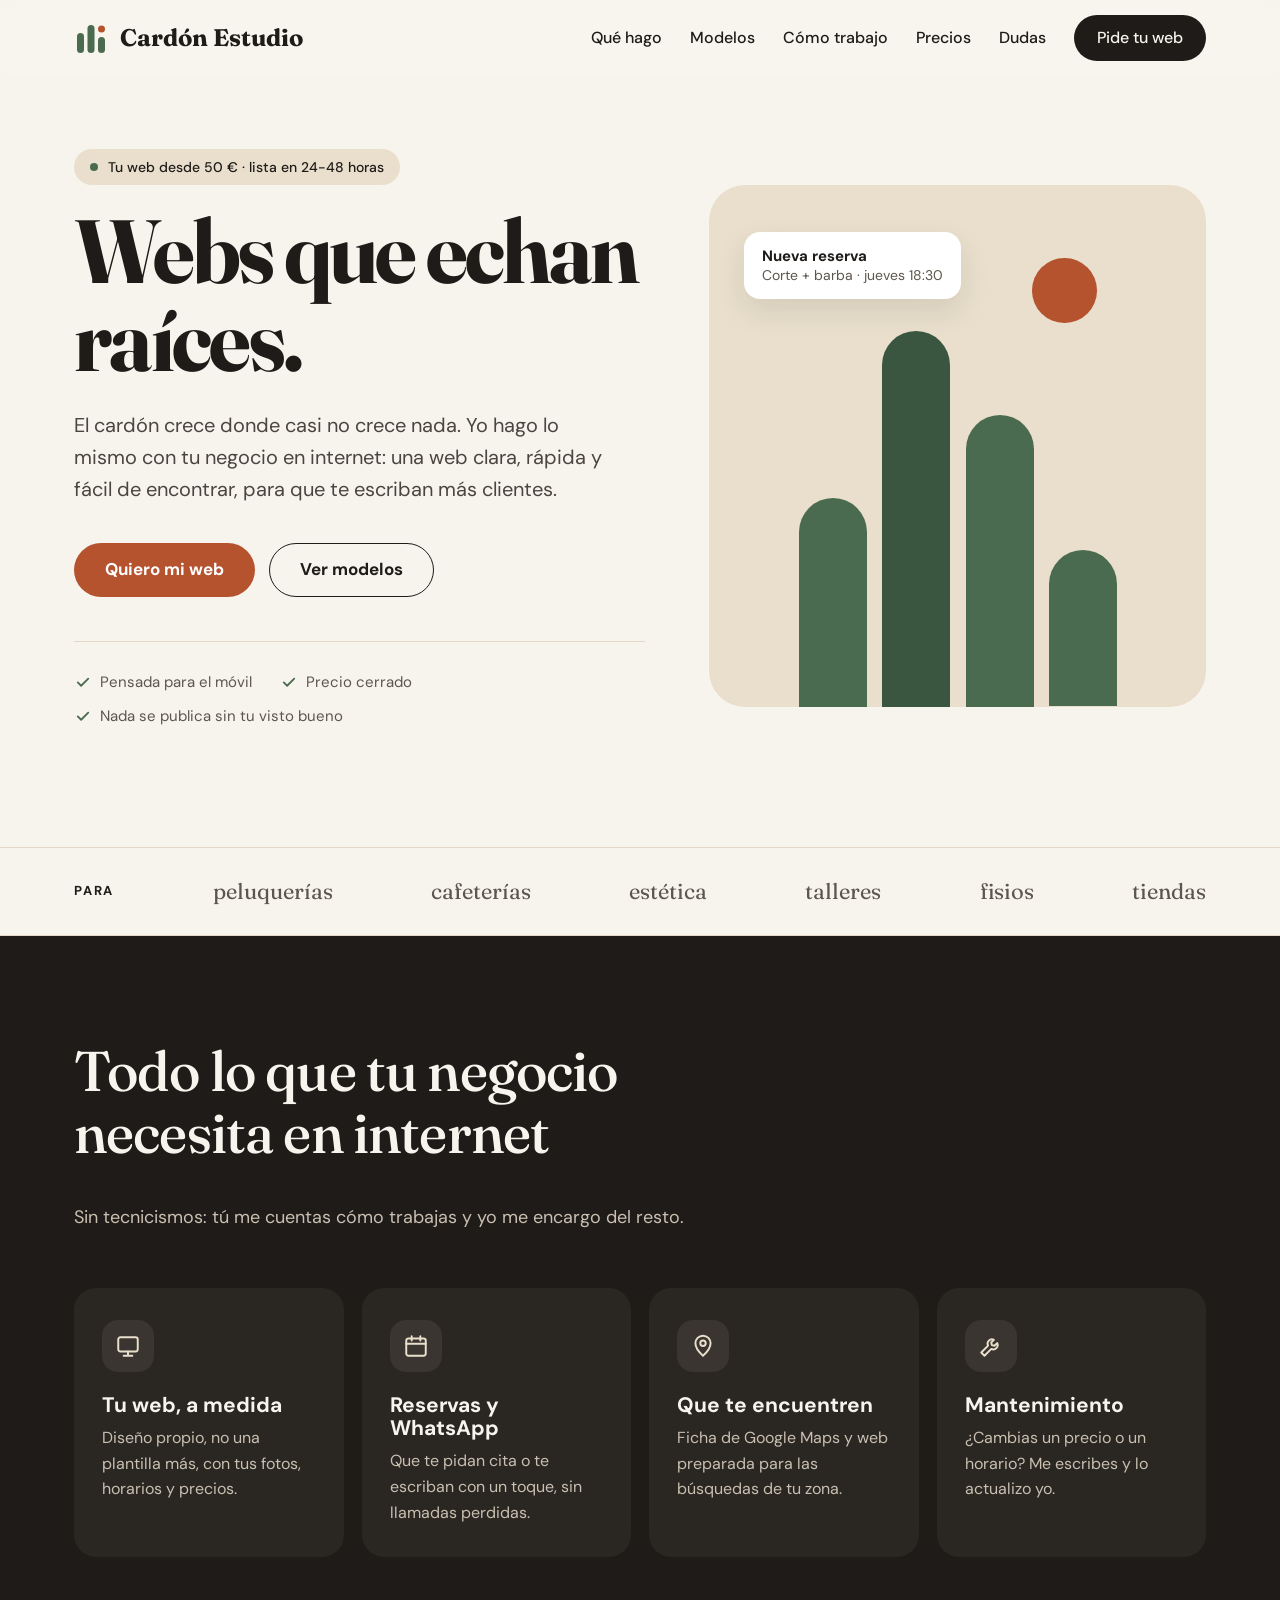
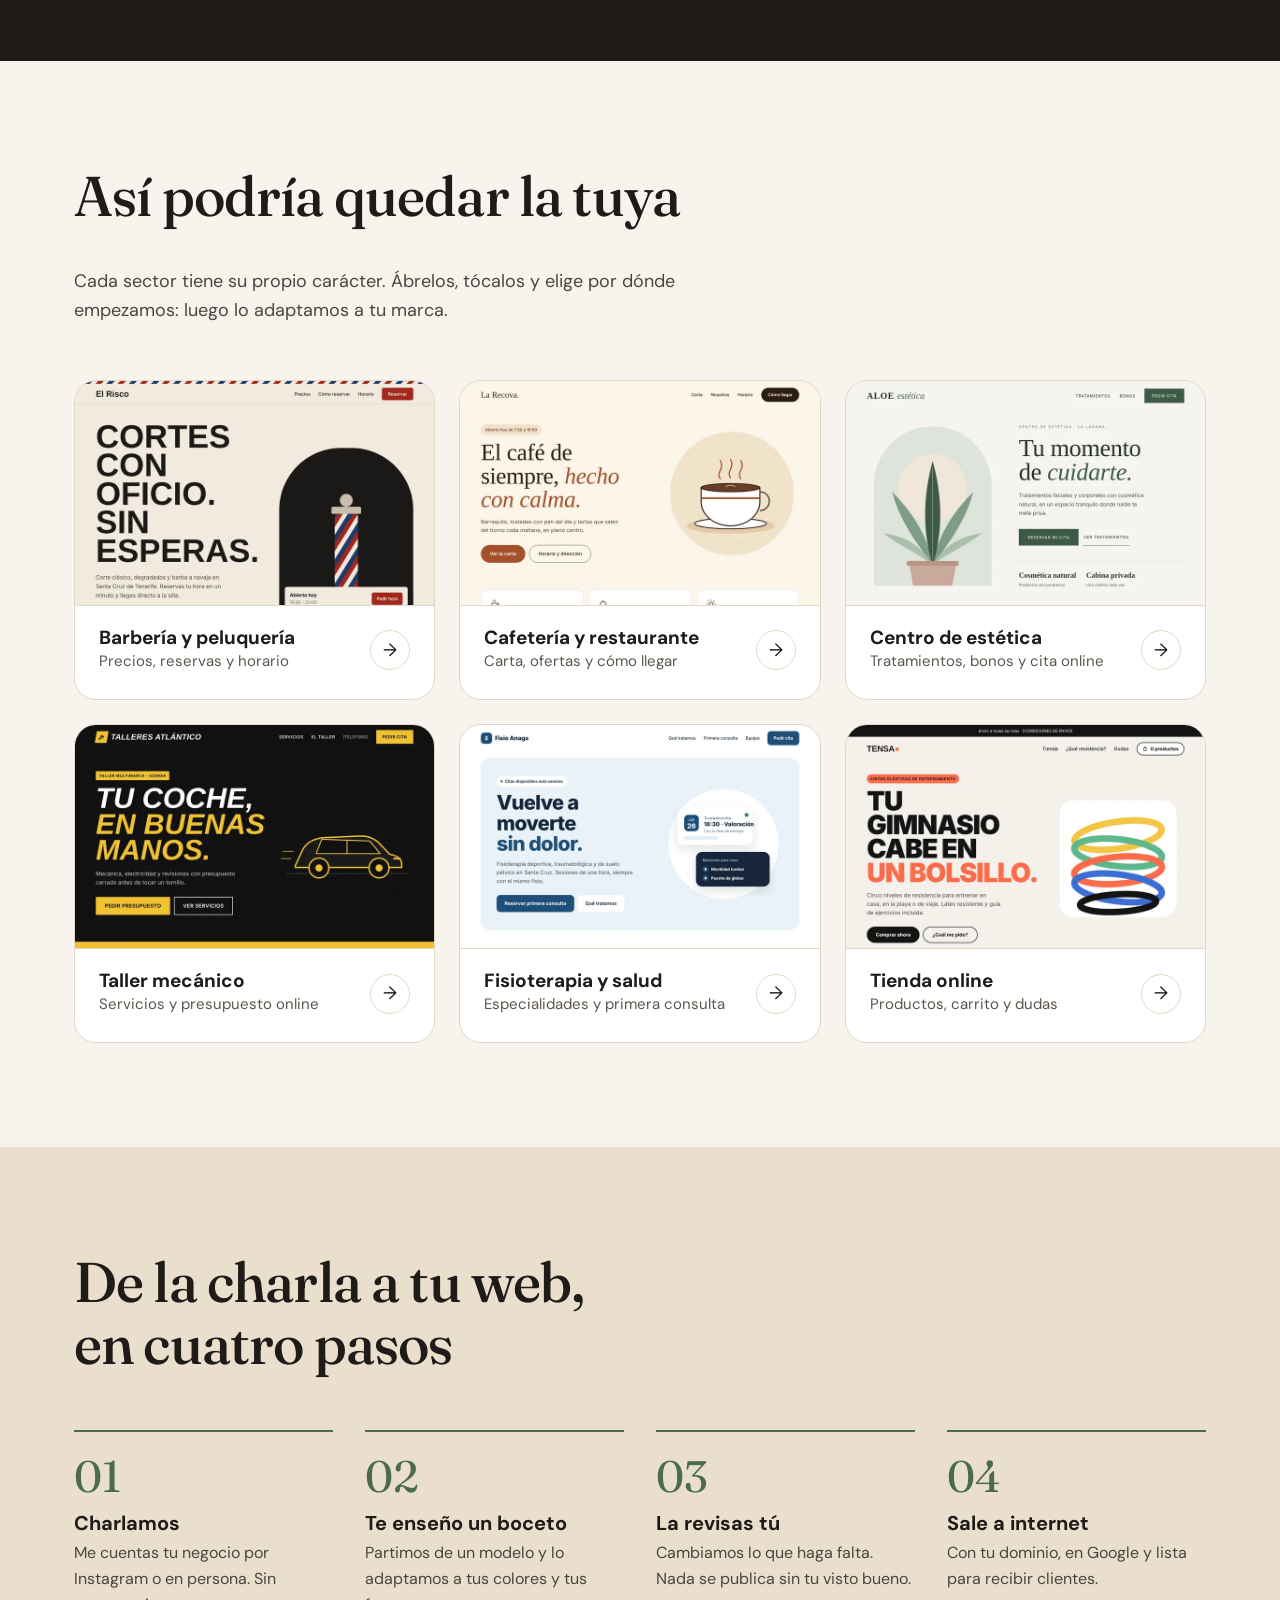
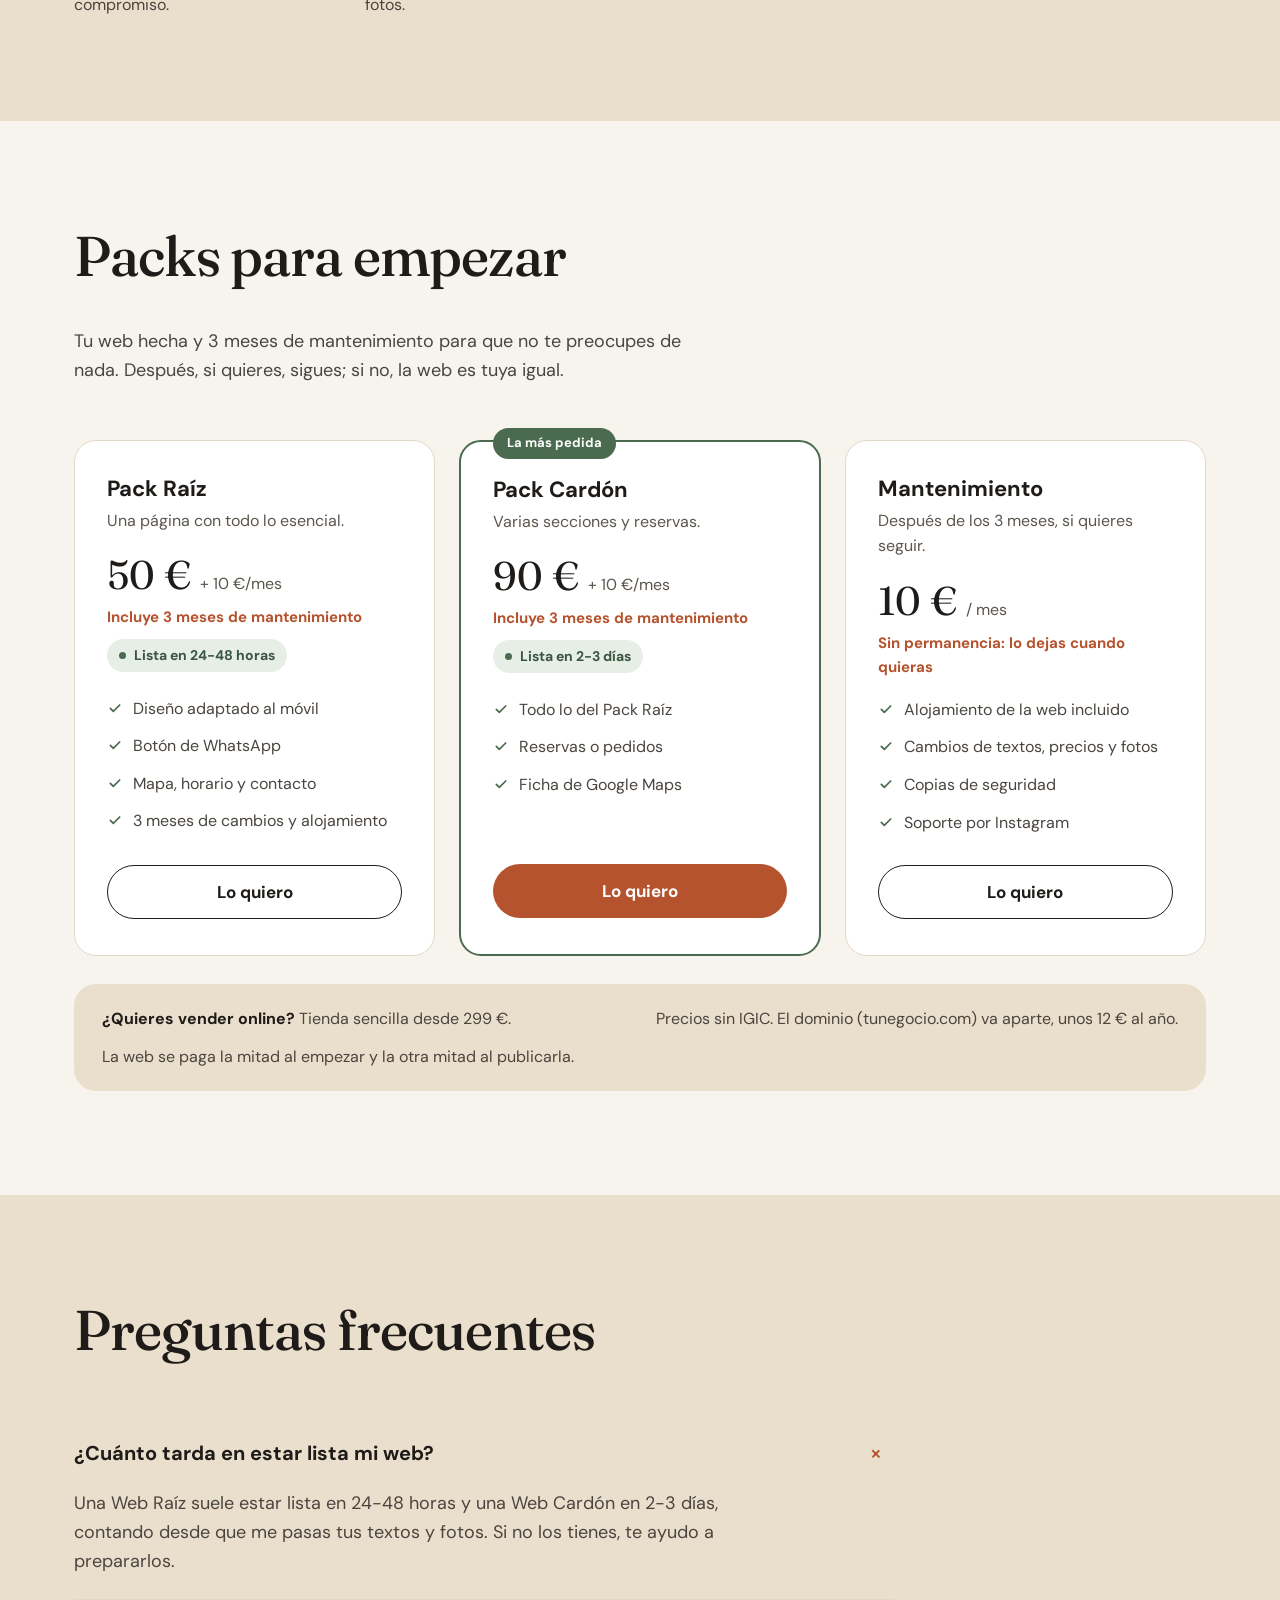
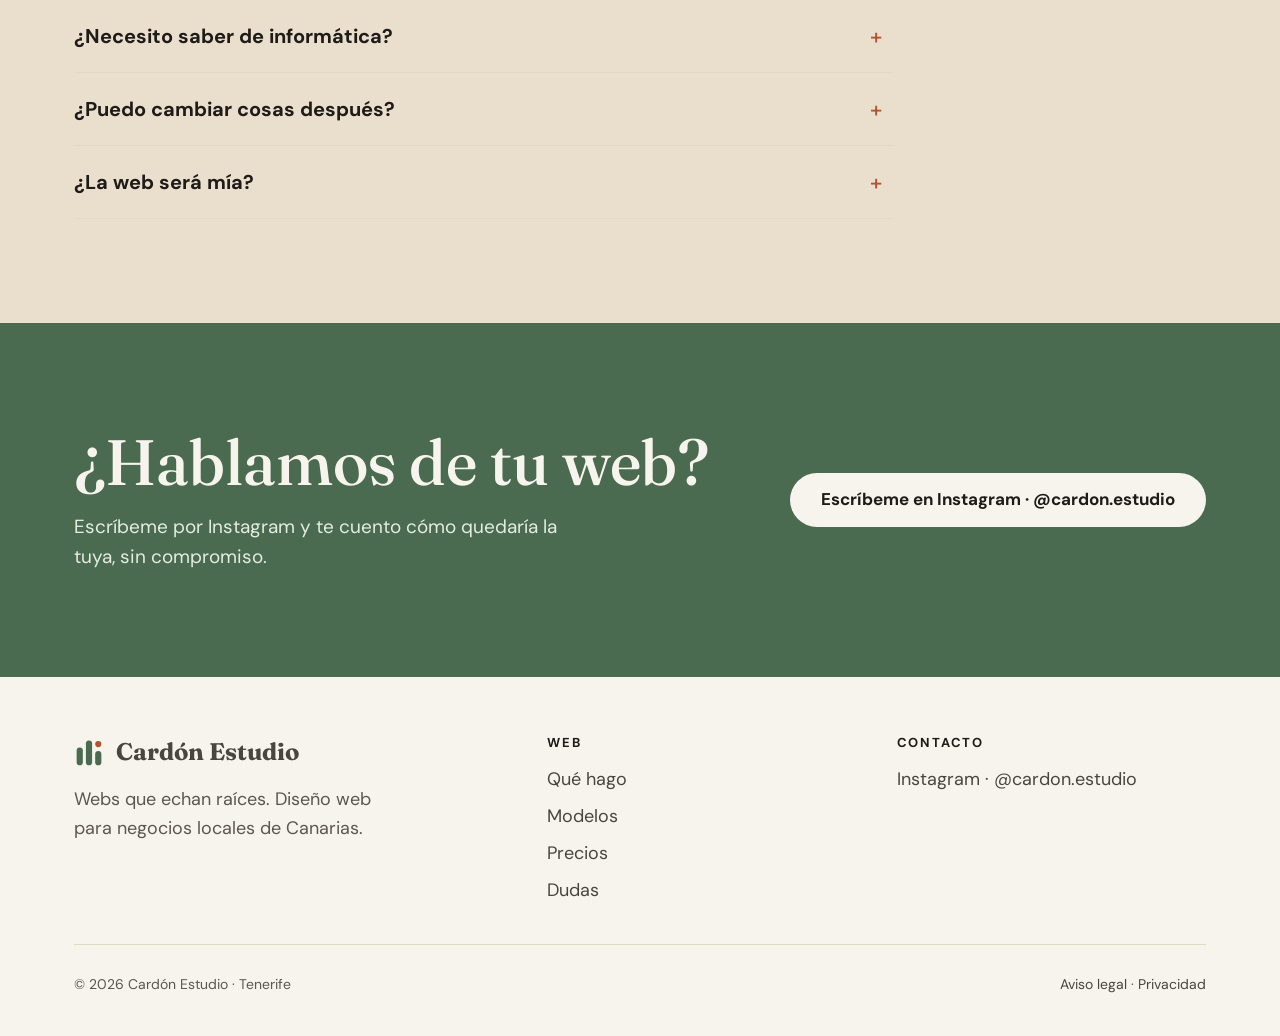
<file: index.html>
<!doctype html>
<html lang="es">
<head>
<meta charset="utf-8">
<meta name="viewport" content="width=device-width, initial-scale=1">
<title>Cardón Estudio · Diseño web para negocios de Canarias</title>
<meta name="description" content="Webs claras, rápidas y fáciles de encontrar para peluquerías, cafeterías, talleres, centros de estética y profesionales de Canarias. Webs que echan raíces.">
<meta name="theme-color" content="#F7F4EE">
<meta property="og:type" content="website">
<meta property="og:title" content="Cardón Estudio · Webs que echan raíces">
<meta property="og:description" content="Webs para negocios de Canarias desde 50 €, listas en 24-48 horas. Reservas, Google Maps y mantenimiento incluido.">
<meta property="og:locale" content="es_ES">
<link rel="canonical" href="https://cardon-estudio.github.io/">
<meta property="og:url" content="https://cardon-estudio.github.io/">
<meta property="og:image" content="https://cardon-estudio.github.io/assets/og.png">
<meta property="og:image:width" content="1200">
<meta property="og:image:height" content="630">
<meta name="twitter:card" content="summary_large_image">
<script type="application/ld+json">{"@context": "https://schema.org", "@type": "ProfessionalService", "name": "Cardón Estudio", "description": "Diseño web para negocios locales de Canarias: webs rápidas, pensadas para el móvil, con reservas y Google Maps.", "url": "https://cardon-estudio.github.io/", "logo": "https://cardon-estudio.github.io/assets/favicon.svg", "image": "https://cardon-estudio.github.io/assets/og.png", "email": "cardoneestudio@gmail.com", "areaServed": "Islas Canarias", "priceRange": "50 € - 90 €", "sameAs": ["https://www.instagram.com/cardon.estudio/"]}</script>
<link rel="icon" href="assets/favicon.svg" type="image/svg+xml">
<link rel="preconnect" href="https://fonts.googleapis.com">
<link rel="preconnect" href="https://fonts.gstatic.com" crossorigin>
<link href="https://fonts.googleapis.com/css2?family=Fraunces:ital,opsz,wght@0,9..144,500;0,9..144,700;1,9..144,500&amp;family=DM+Sans:wght@400;500;700&amp;display=swap" rel="stylesheet">
<link rel="stylesheet" href="assets/cardon.css">
</head>
<body>

<header class="cabecera" id="cabecera">
  <div class="contenedor">
    <a class="logo" href="#inicio" aria-label="Cardón Estudio, inicio">
      <svg aria-hidden="true" width="34" height="34" viewBox="0 0 34 34"><rect x="3" y="12" width="7" height="20" rx="3.5" fill="#4A6B4F"/><rect x="13.5" y="4" width="7" height="28" rx="3.5" fill="#4A6B4F"/><rect x="24" y="16" width="7" height="16" rx="3.5" fill="#4A6B4F"/><circle cx="27.5" cy="8" r="3.5" fill="#B5532F"/></svg>
      <span>Cardón Estudio</span>
    </a>
    <button class="boton-menu" type="button" aria-label="Abrir menú" aria-expanded="false" aria-controls="menu">
      <svg aria-hidden="true" width="20" height="20" viewBox="0 0 24 24" fill="none" stroke="currentColor" stroke-width="2" stroke-linecap="round"><path d="M4 7h16M4 12h16M4 17h16"/></svg>
    </button>
    <nav class="menu" id="menu" aria-label="Principal">
      <a href="#servicios">Qué hago</a>
      <a href="#modelos">Modelos</a>
      <a href="#proceso">Cómo trabajo</a>
      <a href="#precios">Precios</a>
      <a href="#preguntas">Dudas</a>
      <a class="boton" href="#contacto">Pide tu web</a>
    </nav>
  </div>
</header>

<main>

<section class="portada" id="inicio">
  <div class="contenedor">
    <div>
      <a class="sello" href="#precios"><i></i>Tu web desde 50 € · lista en 24-48 horas</a>
      <h1>Webs que echan raíces.</h1>
      <p class="entradilla">El cardón crece donde casi no crece nada. Yo hago lo mismo con tu negocio en internet: una web clara, rápida y fácil de encontrar, para que te escriban más clientes.</p>
      <div class="acciones">
        <a class="boton boton-principal" href="#contacto">Quiero mi web</a>
        <a class="boton boton-secundario" href="#modelos">Ver modelos</a>
      </div>
      <ul class="garantias">
        <li><svg aria-hidden="true" width="18" height="18" viewBox="0 0 24 24" fill="none" stroke="currentColor" stroke-width="2.4" stroke-linecap="round" stroke-linejoin="round"><path d="M5 12.5l4.5 4.5L19 7.5"/></svg>Pensada para el móvil</li>
        <li><svg aria-hidden="true" width="18" height="18" viewBox="0 0 24 24" fill="none" stroke="currentColor" stroke-width="2.4" stroke-linecap="round" stroke-linejoin="round"><path d="M5 12.5l4.5 4.5L19 7.5"/></svg>Precio cerrado</li>
        <li><svg aria-hidden="true" width="18" height="18" viewBox="0 0 24 24" fill="none" stroke="currentColor" stroke-width="2.4" stroke-linecap="round" stroke-linejoin="round"><path d="M5 12.5l4.5 4.5L19 7.5"/></svg>Nada se publica sin tu visto bueno</li>
      </ul>
    </div>
    <div class="ilustracion" aria-hidden="true">
      <div class="tarjeta-flotante"><strong>Nueva reserva</strong><span>Corte + barba · jueves 18:30</span></div>
      <div class="columna c1"></div><div class="columna c2"></div><div class="columna c3"></div><div class="columna c4"></div>
      <div class="sol"></div>
    </div>
  </div>
</section>

<div class="sectores">
  <div class="contenedor">
    <b>Para</b><span>peluquerías</span><span>cafeterías</span><span>estética</span><span>talleres</span><span>fisios</span><span>tiendas</span>
  </div>
</div>

<section class="seccion oscuro" id="servicios">
  <div class="contenedor">
    <div class="cabecera-seccion revelar">
      <div>
        <h2 class="titulo-seccion">Todo lo que tu negocio<br>necesita en internet</h2>
      </div>
      <p class="entradilla">Sin tecnicismos: tú me cuentas cómo trabajas y yo me encargo del resto.</p>
    </div>
    <div class="rejilla-4">
      <article class="servicio revelar">
        <div class="icono"><svg aria-hidden="true" width="26" height="26" viewBox="0 0 24 24" fill="none" stroke="currentColor" stroke-width="1.8" stroke-linecap="round" stroke-linejoin="round"><rect x="3" y="4" width="18" height="13" rx="2"/><path d="M8 21h8M12 17v4"/></svg></div>
        <h3>Tu web, a medida</h3>
        <p>Diseño propio, no una plantilla más, con tus fotos, horarios y precios.</p>
      </article>
      <article class="servicio revelar">
        <div class="icono"><svg aria-hidden="true" width="26" height="26" viewBox="0 0 24 24" fill="none" stroke="currentColor" stroke-width="1.8" stroke-linecap="round" stroke-linejoin="round"><rect x="3" y="5" width="18" height="16" rx="2"/><path d="M16 3v4M8 3v4M3 10h18"/></svg></div>
        <h3>Reservas y WhatsApp</h3>
        <p>Que te pidan cita o te escriban con un toque, sin llamadas perdidas.</p>
      </article>
      <article class="servicio revelar">
        <div class="icono"><svg aria-hidden="true" width="26" height="26" viewBox="0 0 24 24" fill="none" stroke="currentColor" stroke-width="1.8" stroke-linecap="round" stroke-linejoin="round"><path d="M12 21s-7-6.2-7-11.5A7 7 0 0 1 19 9.5C19 14.8 12 21 12 21z"/><circle cx="12" cy="9.5" r="2.5"/></svg></div>
        <h3>Que te encuentren</h3>
        <p>Ficha de Google Maps y web preparada para las búsquedas de tu zona.</p>
      </article>
      <article class="servicio revelar">
        <div class="icono"><svg aria-hidden="true" width="26" height="26" viewBox="0 0 24 24" fill="none" stroke="currentColor" stroke-width="1.8" stroke-linecap="round" stroke-linejoin="round"><path d="M14.7 6.3a4 4 0 0 0-5.4 5.4L3 18l3 3 6.3-6.3a4 4 0 0 0 5.4-5.4l-2.5 2.5-2.4-.6-.6-2.4z"/></svg></div>
        <h3>Mantenimiento</h3>
        <p>¿Cambias un precio o un horario? Me escribes y lo actualizo yo.</p>
      </article>
    </div>
  </div>
</section>

<section class="seccion" id="modelos">
  <div class="contenedor">
    <div class="cabecera-seccion revelar">
      <div>
        <h2 class="titulo-seccion">Así podría quedar la tuya</h2>
      </div>
      <p class="entradilla">Cada sector tiene su propio carácter. Ábrelos, tócalos y elige por dónde empezamos: luego lo adaptamos a tu marca.</p>
    </div>
    <div class="rejilla-modelos">
      <a class="modelo revelar" href="plantillas/barberia.html">
        <div class="vista"><img src="assets/modelos/barberia.webp" width="768" height="480" loading="lazy" alt="Modelo de web para barbería"></div>
        <div class="texto"><div><h3>Barbería y peluquería</h3><p>Precios, reservas y horario</p></div><span class="flecha" aria-hidden="true">→</span></div>
      </a>
      <a class="modelo revelar" href="plantillas/cafeteria.html">
        <div class="vista"><img src="assets/modelos/cafeteria.webp" width="768" height="480" loading="lazy" alt="Modelo de web para cafetería"></div>
        <div class="texto"><div><h3>Cafetería y restaurante</h3><p>Carta, ofertas y cómo llegar</p></div><span class="flecha" aria-hidden="true">→</span></div>
      </a>
      <a class="modelo revelar" href="plantillas/estetica.html">
        <div class="vista"><img src="assets/modelos/estetica.webp" width="768" height="480" loading="lazy" alt="Modelo de web para centro de estética"></div>
        <div class="texto"><div><h3>Centro de estética</h3><p>Tratamientos, bonos y cita online</p></div><span class="flecha" aria-hidden="true">→</span></div>
      </a>
      <a class="modelo revelar" href="plantillas/taller.html">
        <div class="vista"><img src="assets/modelos/taller.webp" width="768" height="480" loading="lazy" alt="Modelo de web para taller mecánico"></div>
        <div class="texto"><div><h3>Taller mecánico</h3><p>Servicios y presupuesto online</p></div><span class="flecha" aria-hidden="true">→</span></div>
      </a>
      <a class="modelo revelar" href="plantillas/fisio.html">
        <div class="vista"><img src="assets/modelos/fisio.webp" width="768" height="480" loading="lazy" alt="Modelo de web para fisioterapia"></div>
        <div class="texto"><div><h3>Fisioterapia y salud</h3><p>Especialidades y primera consulta</p></div><span class="flecha" aria-hidden="true">→</span></div>
      </a>
      <a class="modelo revelar" href="plantillas/tienda-cintas.html">
        <div class="vista"><img src="assets/modelos/tienda-cintas.webp" width="768" height="480" loading="lazy" alt="Modelo de tienda online"></div>
        <div class="texto"><div><h3>Tienda online</h3><p>Productos, carrito y dudas</p></div><span class="flecha" aria-hidden="true">→</span></div>
      </a>
    </div>
  </div>
</section>

<section class="seccion arena" id="proceso">
  <div class="contenedor">
    <div class="cabecera-seccion revelar">
      <div>
        <h2 class="titulo-seccion">De la charla a tu web,<br>en cuatro pasos</h2>
      </div>
    </div>
    <ol class="pasos">
      <li class="revelar"><h3>Charlamos</h3><p>Me cuentas tu negocio por Instagram o en persona. Sin compromiso.</p></li>
      <li class="revelar"><h3>Te enseño un boceto</h3><p>Partimos de un modelo y lo adaptamos a tus colores y tus fotos.</p></li>
      <li class="revelar"><h3>La revisas tú</h3><p>Cambiamos lo que haga falta. Nada se publica sin tu visto bueno.</p></li>
      <li class="revelar"><h3>Sale a internet</h3><p>Con tu dominio, en Google y lista para recibir clientes.</p></li>
    </ol>
  </div>
</section>

<section class="seccion" id="precios">
  <div class="contenedor">
    <div class="cabecera-seccion revelar">
      <div>
        <h2 class="titulo-seccion">Packs para empezar</h2>
      </div>
      <p class="entradilla">Tu web hecha y 3 meses de mantenimiento para que no te preocupes de nada. Después, si quieres, sigues; si no, la web es tuya igual.</p>
    </div>
    <div class="rejilla-3">
      <article class="plan revelar">
        <h3>Pack Raíz</h3>
        <p class="para">Una página con todo lo esencial.</p>
        <p class="precio">50 € <small>+ 10 €/mes</small></p>
        <p class="mensual">Incluye 3 meses de mantenimiento</p>
        <p class="plazo">Lista en 24-48 horas</p>
        <ul>
          <li><svg aria-hidden="true" width="16" height="16" viewBox="0 0 24 24" fill="none" stroke="currentColor" stroke-width="2.6" stroke-linecap="round" stroke-linejoin="round"><path d="M5 12.5l4.5 4.5L19 7.5"/></svg>Diseño adaptado al móvil</li>
          <li><svg aria-hidden="true" width="16" height="16" viewBox="0 0 24 24" fill="none" stroke="currentColor" stroke-width="2.6" stroke-linecap="round" stroke-linejoin="round"><path d="M5 12.5l4.5 4.5L19 7.5"/></svg>Botón de WhatsApp</li>
          <li><svg aria-hidden="true" width="16" height="16" viewBox="0 0 24 24" fill="none" stroke="currentColor" stroke-width="2.6" stroke-linecap="round" stroke-linejoin="round"><path d="M5 12.5l4.5 4.5L19 7.5"/></svg>Mapa, horario y contacto</li>
          <li><svg aria-hidden="true" width="16" height="16" viewBox="0 0 24 24" fill="none" stroke="currentColor" stroke-width="2.6" stroke-linecap="round" stroke-linejoin="round"><path d="M5 12.5l4.5 4.5L19 7.5"/></svg>3 meses de cambios y alojamiento</li>
        </ul>
        <a class="boton boton-secundario" href="#contacto">Lo quiero</a>
      </article>
      <article class="plan destacado revelar">
        <span class="insignia">La más pedida</span>
        <h3>Pack Cardón</h3>
        <p class="para">Varias secciones y reservas.</p>
        <p class="precio">90 € <small>+ 10 €/mes</small></p>
        <p class="mensual">Incluye 3 meses de mantenimiento</p>
        <p class="plazo">Lista en 2-3 días</p>
        <ul>
          <li><svg aria-hidden="true" width="16" height="16" viewBox="0 0 24 24" fill="none" stroke="currentColor" stroke-width="2.6" stroke-linecap="round" stroke-linejoin="round"><path d="M5 12.5l4.5 4.5L19 7.5"/></svg>Todo lo del Pack Raíz</li>
          <li><svg aria-hidden="true" width="16" height="16" viewBox="0 0 24 24" fill="none" stroke="currentColor" stroke-width="2.6" stroke-linecap="round" stroke-linejoin="round"><path d="M5 12.5l4.5 4.5L19 7.5"/></svg>Reservas o pedidos</li>
          <li><svg aria-hidden="true" width="16" height="16" viewBox="0 0 24 24" fill="none" stroke="currentColor" stroke-width="2.6" stroke-linecap="round" stroke-linejoin="round"><path d="M5 12.5l4.5 4.5L19 7.5"/></svg>Ficha de Google Maps</li>
        </ul>
        <a class="boton boton-principal" href="#contacto">Lo quiero</a>
      </article>
      <article class="plan revelar">
        <h3>Mantenimiento</h3>
        <p class="para">Después de los 3 meses, si quieres seguir.</p>
        <p class="precio">10 € <small>/ mes</small></p>
        <p class="mensual">Sin permanencia: lo dejas cuando quieras</p>
        <ul>
          <li><svg aria-hidden="true" width="16" height="16" viewBox="0 0 24 24" fill="none" stroke="currentColor" stroke-width="2.6" stroke-linecap="round" stroke-linejoin="round"><path d="M5 12.5l4.5 4.5L19 7.5"/></svg>Alojamiento de la web incluido</li>
          <li><svg aria-hidden="true" width="16" height="16" viewBox="0 0 24 24" fill="none" stroke="currentColor" stroke-width="2.6" stroke-linecap="round" stroke-linejoin="round"><path d="M5 12.5l4.5 4.5L19 7.5"/></svg>Cambios de textos, precios y fotos</li>
          <li><svg aria-hidden="true" width="16" height="16" viewBox="0 0 24 24" fill="none" stroke="currentColor" stroke-width="2.6" stroke-linecap="round" stroke-linejoin="round"><path d="M5 12.5l4.5 4.5L19 7.5"/></svg>Copias de seguridad</li>
          <li><svg aria-hidden="true" width="16" height="16" viewBox="0 0 24 24" fill="none" stroke="currentColor" stroke-width="2.6" stroke-linecap="round" stroke-linejoin="round"><path d="M5 12.5l4.5 4.5L19 7.5"/></svg>Soporte por Instagram</li>
        </ul>
        <a class="boton boton-secundario" href="#contacto">Lo quiero</a>
      </article>
    </div>
    <div class="nota-precios revelar">
      <p><strong>¿Quieres vender online?</strong> Tienda sencilla desde 299 €.</p>
      <p>Precios sin IGIC. El dominio (tunegocio.com) va aparte, unos 12 € al año.</p>
      <p>La web se paga la mitad al empezar y la otra mitad al publicarla.</p>
    </div>
  </div>
</section>

<section class="seccion arena" id="preguntas">
  <div class="contenedor">
    <div class="cabecera-seccion revelar"><div><h2 class="titulo-seccion">Preguntas frecuentes</h2></div></div>
    <div class="preguntas revelar">
      <details open><summary>¿Cuánto tarda en estar lista mi web?</summary><p>Una Web Raíz suele estar lista en 24-48 horas y una Web Cardón en 2-3 días, contando desde que me pasas tus textos y fotos. Si no los tienes, te ayudo a prepararlos.</p></details>
      <details><summary>¿Necesito saber de informática?</summary><p>No. Tú me cuentas cómo funciona tu negocio y yo me encargo de todo lo técnico: diseño, dominio, publicación y Google.</p></details>
      <details><summary>¿Puedo cambiar cosas después?</summary><p>Sí. Los packs incluyen 3 meses de mantenimiento: me escribes y actualizo precios, horarios o fotos por ti. Después puedes seguir por 10 € al mes o dejarlo cuando quieras.</p></details>
      <details><summary>¿La web será mía?</summary><p>[CONDICIONES DE PROPIEDAD DEL DOMINIO Y LA WEB].</p></details>
    </div>
  </div>
</section>

<section class="seccion contacto" id="contacto">
  <div class="contenedor">
    <div class="revelar">
      <h2>¿Hablamos de tu web?</h2>
      <p>Escríbeme por Instagram y te cuento cómo quedaría la tuya, sin compromiso.</p>
    </div>
    <div class="acciones revelar">
      <a class="boton boton-claro" href="https://www.instagram.com/cardon.estudio/">Escríbeme en Instagram · @cardon.estudio</a>
    </div>
  </div>
</section>

</main>

<footer class="pie">
  <div class="contenedor">
    <div>
      <a class="logo" href="#inicio" aria-label="Cardón Estudio, inicio">
        <svg aria-hidden="true" width="30" height="30" viewBox="0 0 34 34"><rect x="3" y="12" width="7" height="20" rx="3.5" fill="#4A6B4F"/><rect x="13.5" y="4" width="7" height="28" rx="3.5" fill="#4A6B4F"/><rect x="24" y="16" width="7" height="16" rx="3.5" fill="#4A6B4F"/><circle cx="27.5" cy="8" r="3.5" fill="#B5532F"/></svg>
        <span>Cardón Estudio</span>
      </a>
      <p class="lema">Webs que echan raíces. Diseño web para negocios locales de Canarias.</p>
    </div>
    <div>
      <h4>Web</h4>
      <ul><li><a href="#servicios">Qué hago</a></li><li><a href="#modelos">Modelos</a></li><li><a href="#precios">Precios</a></li><li><a href="#preguntas">Dudas</a></li></ul>
    </div>
    <div>
      <h4>Contacto</h4>
      <ul><li><a href="https://www.instagram.com/cardon.estudio/">Instagram · @cardon.estudio</a></li></ul>
    </div>
    <div class="legal"><span>© <span id="anio">2026</span> Cardón Estudio · Tenerife</span><span><a href="aviso-legal.html">Aviso legal</a> · <a href="privacidad.html">Privacidad</a></span></div>
  </div>
</footer>


<script>
(function () {
  var cabecera = document.getElementById('cabecera');
  var boton = document.querySelector('.boton-menu');
  var menu = document.getElementById('menu');
  boton.addEventListener('click', function () {
    var abierto = menu.classList.toggle('abierto');
    boton.setAttribute('aria-expanded', abierto ? 'true' : 'false');
  });
  menu.querySelectorAll('a').forEach(function (a) {
    a.addEventListener('click', function () { menu.classList.remove('abierto'); boton.setAttribute('aria-expanded', 'false'); });
  });
  window.addEventListener('scroll', function () { cabecera.classList.toggle('con-sombra', window.scrollY > 8); }, { passive: true });
  document.getElementById('anio').textContent = new Date().getFullYear();
  var elementos = document.querySelectorAll('.revelar');
  if ('IntersectionObserver' in window) {
    var obs = new IntersectionObserver(function (entradas) {
      entradas.forEach(function (e) { if (e.isIntersecting) { e.target.classList.add('visible'); obs.unobserve(e.target); } });
    }, { threshold: 0.12 });
    elementos.forEach(function (el) { obs.observe(el); });
  } else {
    elementos.forEach(function (el) { el.classList.add('visible'); });
  }
})();
</script>
</body>
</html>
</file>
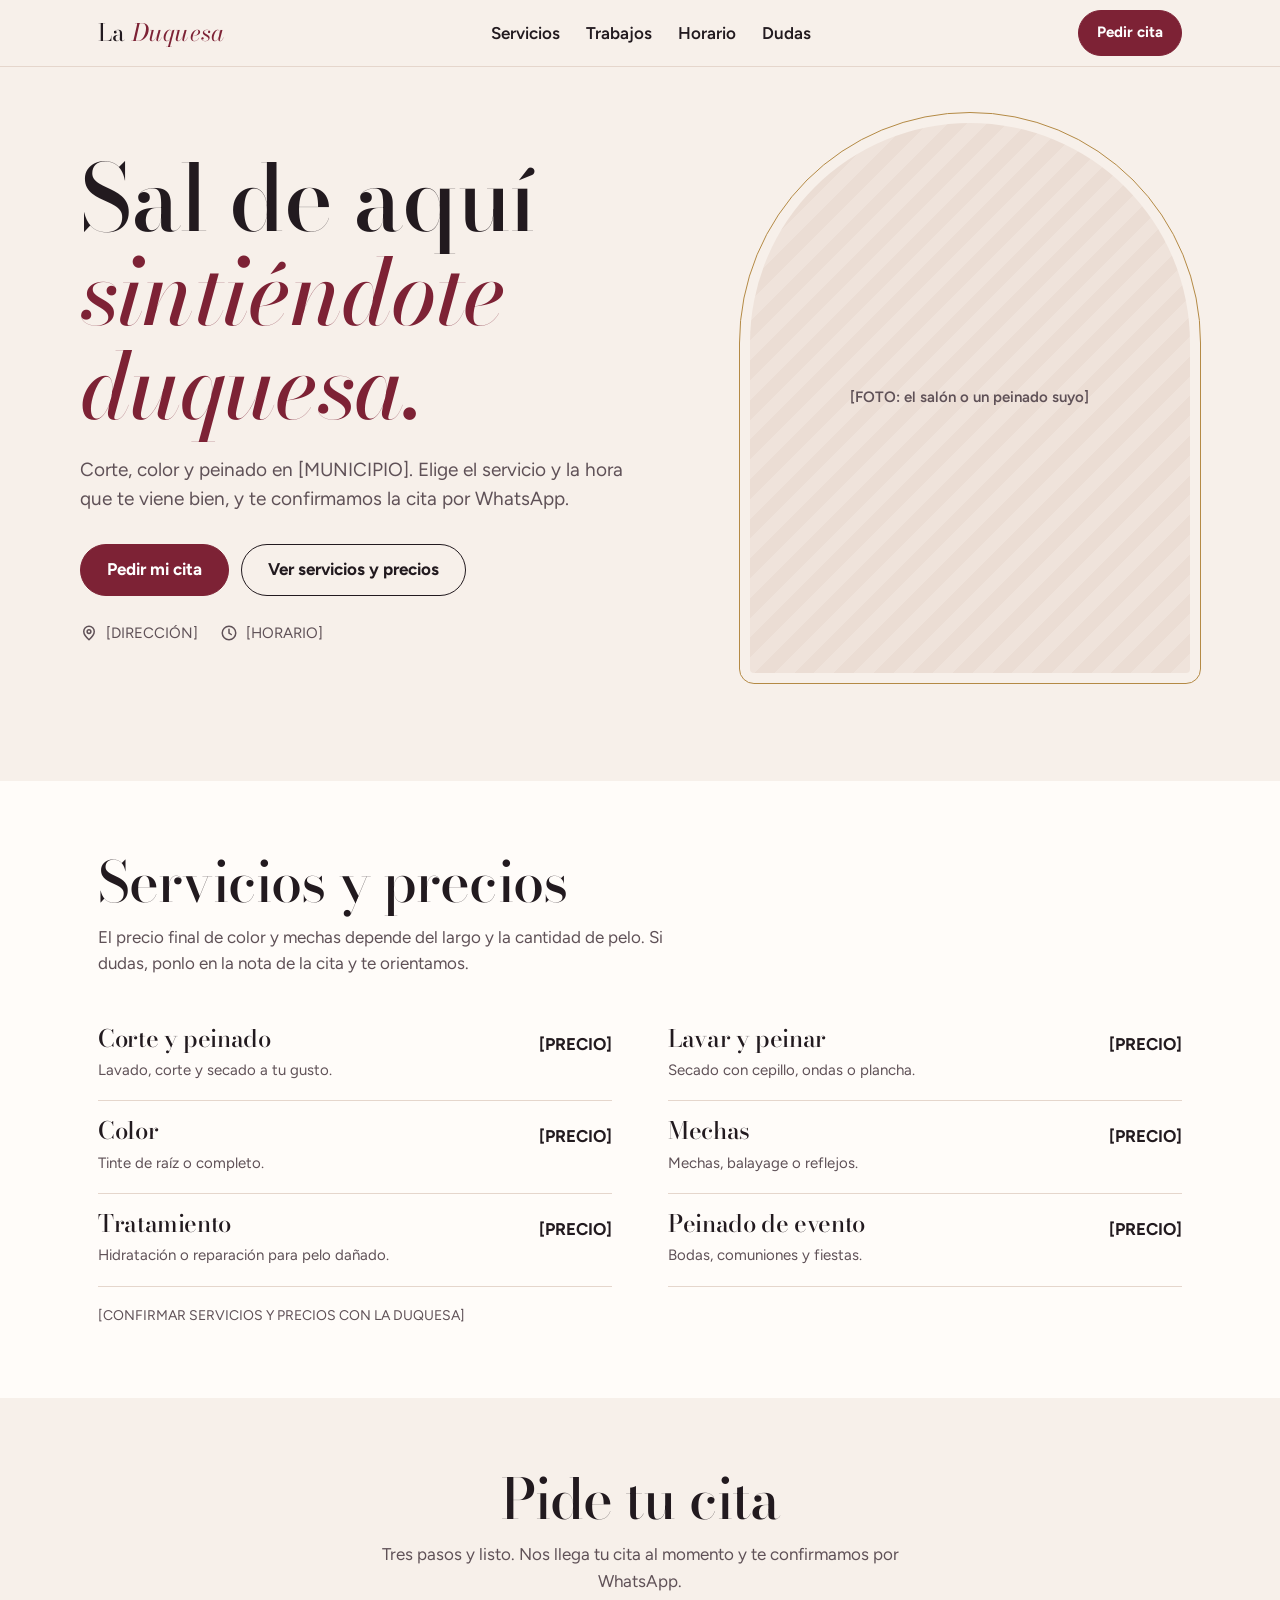
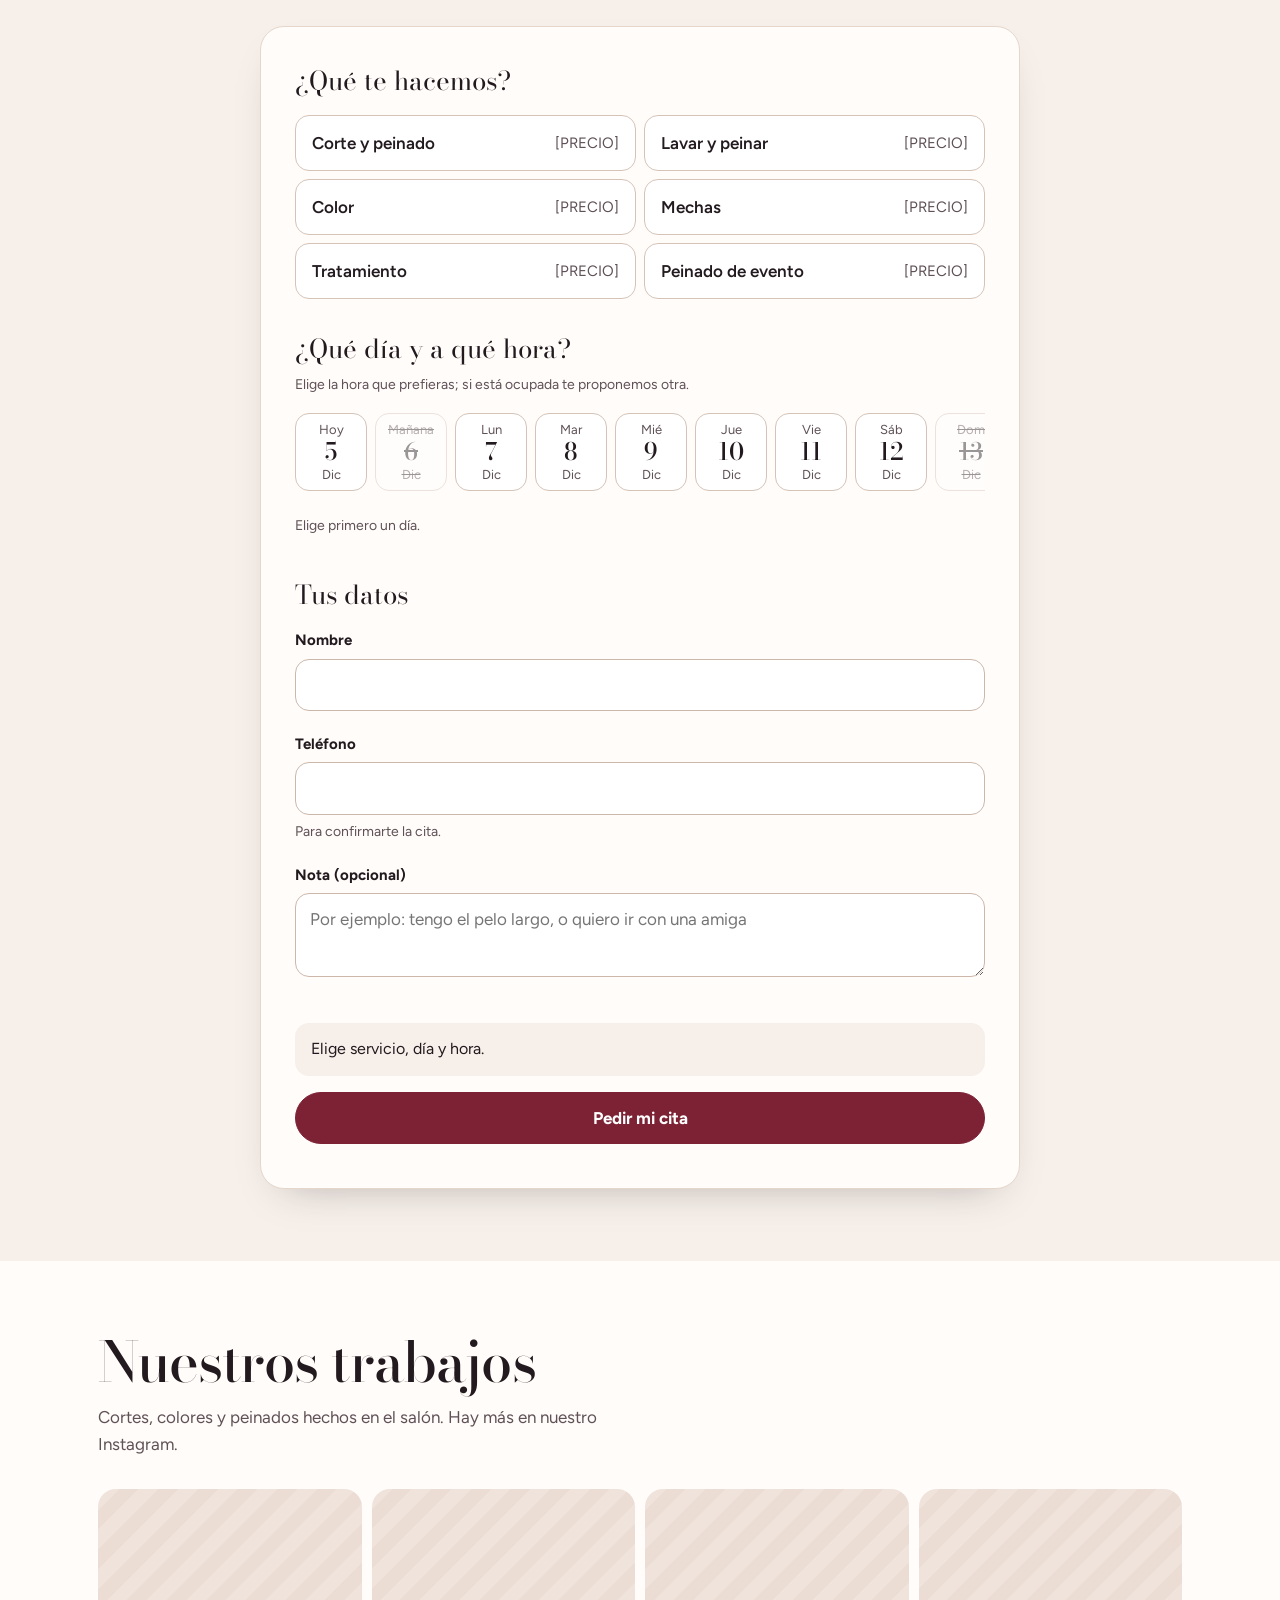
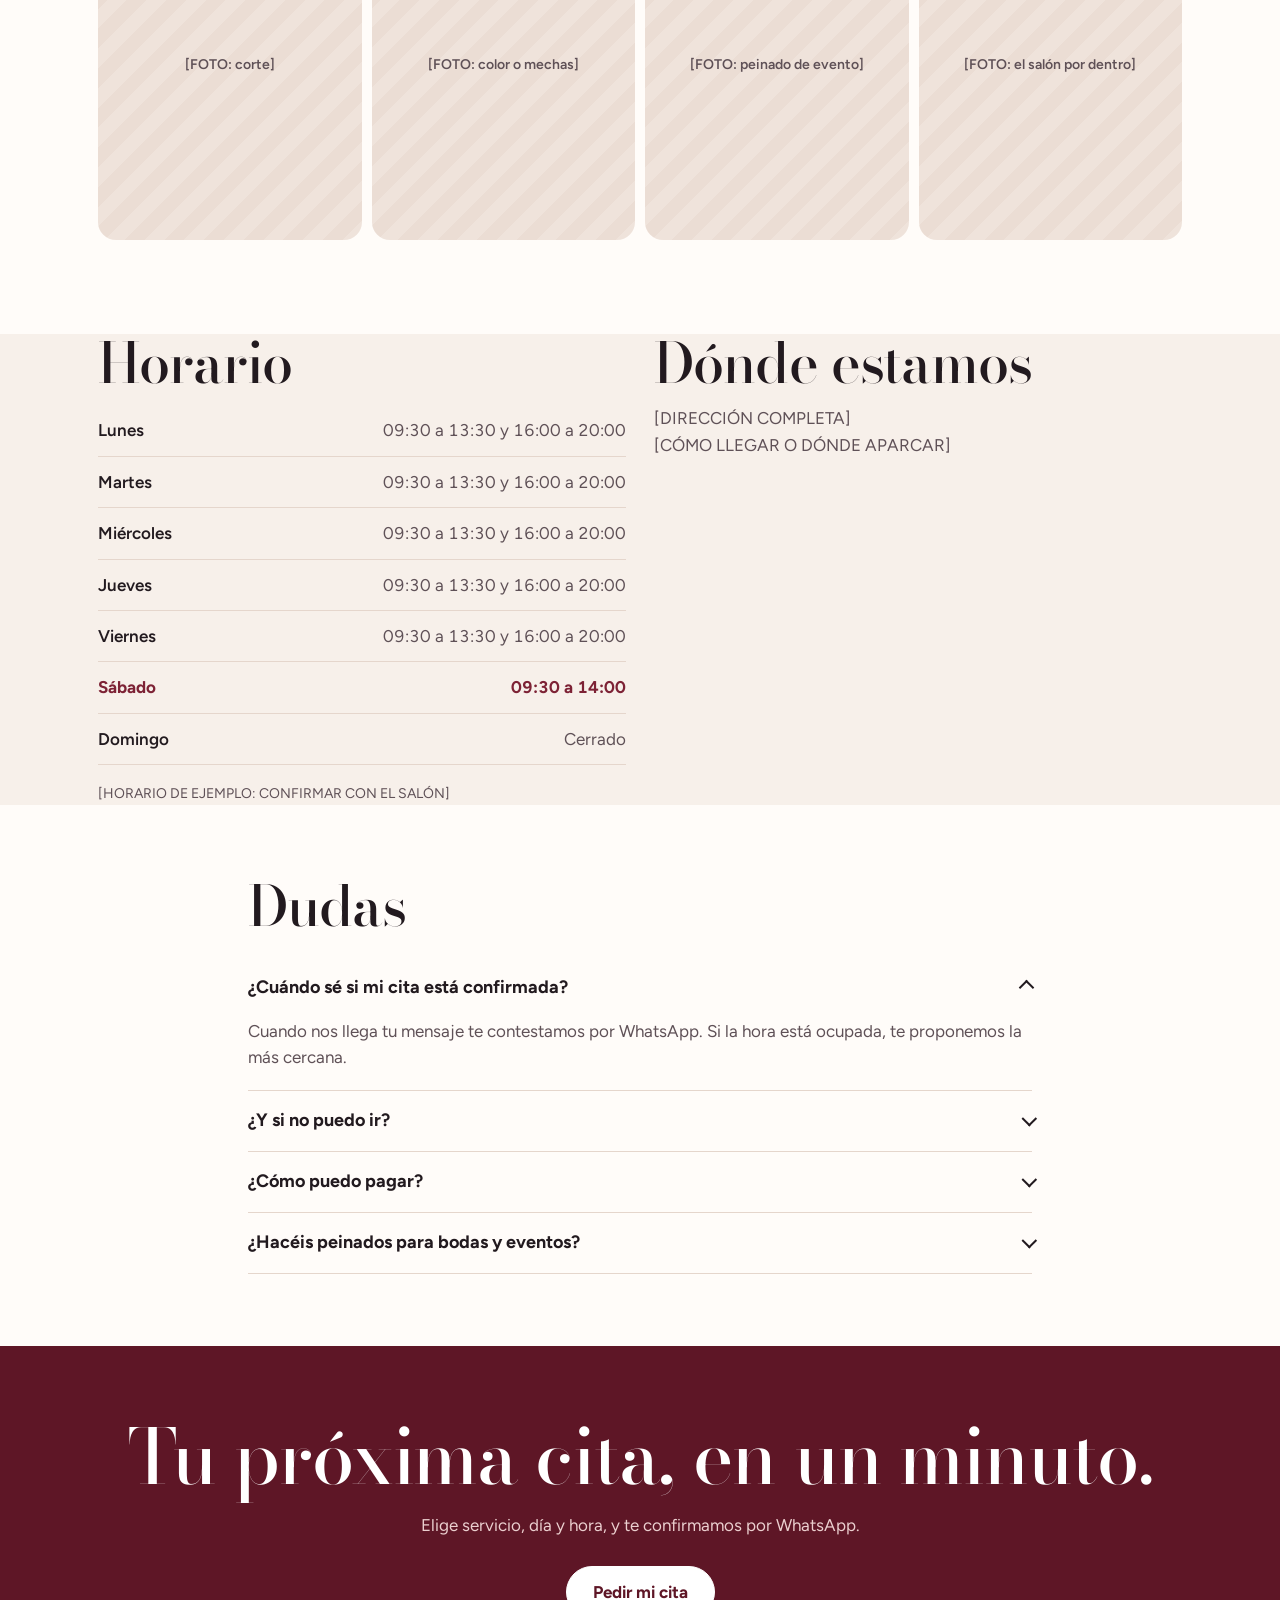
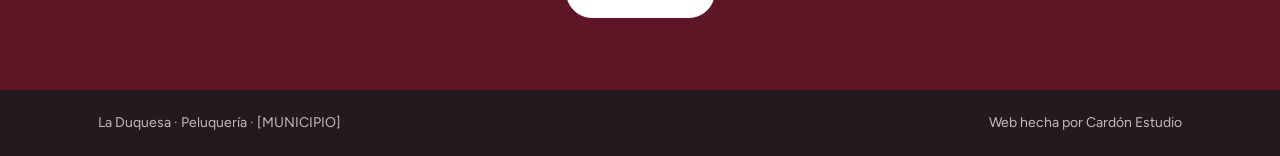
<file: clientes/la-duquesa/index.html>
<!doctype html>
<html lang="es">
<head>
<meta charset="utf-8">
<meta name="viewport" content="width=device-width, initial-scale=1, viewport-fit=cover">
<title>La Duquesa · Peluquería en [MUNICIPIO] · Pide cita</title>
<meta name="description" content="Peluquería La Duquesa en [MUNICIPIO]. Corte, color, mechas y peinados. Elige servicio, día y hora y pide tu cita en un minuto.">
<meta name="theme-color" content="#F7F0EA">
<link rel="preconnect" href="https://fonts.googleapis.com">
<link rel="preconnect" href="https://fonts.gstatic.com" crossorigin>
<link href="https://fonts.googleapis.com/css2?family=Bodoni+Moda:ital,opsz,wght@0,6..96,500;0,6..96,700;1,6..96,500&amp;family=Figtree:wght@400;600;700&amp;display=swap" rel="stylesheet">
<style>
:root{
  --fondo:#F7F0EA; --papel:#FFFCF9; --tinta:#221A1F; --suave:#5F5157; --linea:#E5D6CC;
  --granate:#7D2235; --granate-osc:#5E1626; --oro:#B48A45; --rosa:#EBD3CC;
  --radio:18px; --titular:"Bodoni Moda",Georgia,serif; --texto:Figtree,system-ui,sans-serif;
}
*,*::before,*::after{box-sizing:border-box}
[hidden]{display:none!important}
html{scroll-behavior:smooth;-webkit-text-size-adjust:100%}
body{margin:0;background:var(--fondo);color:var(--tinta);font-family:var(--texto);font-size:17px;line-height:1.55}
img,svg{max-width:100%;display:block}
h1,h2,h3{font-family:var(--titular);font-weight:500;line-height:1.02;letter-spacing:-.015em;margin:0;text-wrap:balance}
p{margin:0}
a{color:var(--granate);text-underline-offset:3px}
::selection{background:var(--granate);color:#fff}
:focus-visible{outline:3px solid var(--oro);outline-offset:3px;border-radius:6px}
[id]{scroll-margin-top:80px}
button{font:inherit;color:inherit;touch-action:manipulation;cursor:pointer}
.envolver{max-width:1120px;margin:0 auto;padding:0 max(18px,env(safe-area-inset-left)) 0 max(18px,env(safe-area-inset-right))}
.saltar{position:absolute;left:-999px;top:8px;background:var(--tinta);color:#fff;padding:10px 16px;border-radius:999px;z-index:50}
.saltar:focus{left:12px}

.btn{display:inline-flex;align-items:center;justify-content:center;gap:10px;min-height:52px;padding:0 26px;border-radius:999px;border:1.5px solid var(--granate);background:var(--granate);color:#fff;font-weight:700;text-decoration:none;transition:transform .2s cubic-bezier(.16,1,.3,1),background-color .2s,color .2s,border-color .2s}
.btn:active{transform:scale(.97)}
.btn-claro{background:transparent;color:var(--tinta);border-color:var(--tinta)}
.btn[disabled]{opacity:.5;cursor:not-allowed}
@media (hover:hover) and (pointer:fine){
  .btn:hover{background:var(--granate-osc);border-color:var(--granate-osc);color:#fff}
  .btn-claro:hover{background:var(--tinta);border-color:var(--tinta)}
}

header{position:sticky;top:0;z-index:20;background:rgba(247,240,234,.96);border-bottom:1px solid var(--linea)}
.cab{display:flex;align-items:center;justify-content:space-between;gap:12px;min-height:66px}
.logo{font-family:var(--titular);font-size:24px;color:var(--tinta);text-decoration:none;white-space:nowrap;letter-spacing:.01em}
.logo i{color:var(--granate)}
.nav{display:none;gap:26px}
.nav a{color:var(--tinta);text-decoration:none;font-weight:600}
.cab .btn{min-height:46px;padding:0 18px;font-size:15px}
@media (min-width:860px){.nav{display:flex}}

/* Portada */
.portada{padding:44px 0 64px;display:grid;gap:36px}
.portada h1{font-size:clamp(46px,11.5vw,92px)}
.portada h1 em{color:var(--granate)}
.portada .sub{font-size:19px;color:var(--suave);max-width:29em;margin:22px 0 30px}
.acciones{display:flex;flex-wrap:wrap;gap:12px}
.datos-rapidos{display:flex;flex-wrap:wrap;gap:8px 22px;margin-top:26px;color:var(--suave);font-size:15px}
.datos-rapidos span{display:inline-flex;align-items:center;gap:8px}
.foto{position:relative;overflow:hidden;background:repeating-linear-gradient(-45deg,#EFE3DB 0 14px,#EBDDD4 14px 28px);display:grid;place-items:center;text-align:center;color:var(--suave);font-weight:600;font-size:15px;padding:20px}
.foto img{position:absolute;inset:0;width:100%;height:100%;object-fit:cover}
/* Firma: marco con arco, como el de un espejo de tocador */
.espejo{border-radius:999px 999px var(--radio) var(--radio);aspect-ratio:4/5;max-width:440px;width:100%;justify-self:center;outline:1.5px solid var(--oro);outline-offset:10px;margin:12px}
@media (min-width:860px){.portada{grid-template-columns:1.15fr .85fr;align-items:center;padding:64px 0 96px}}

section{padding:72px 0}
.titulo-sec{font-size:clamp(36px,8vw,56px);margin-bottom:14px}
.intro{color:var(--suave);max-width:34em;margin-bottom:32px}
.blanco{background:var(--papel)}

/* Servicios */
.carta{display:grid;gap:0 56px}
@media (min-width:860px){.carta{grid-template-columns:1fr 1fr}}
.servicio{display:grid;grid-template-columns:1fr auto;gap:2px 16px;padding:18px 0;border-bottom:1px solid var(--linea)}
.servicio h3{font-size:24px}
.servicio .precio{font-weight:700;font-variant-numeric:tabular-nums;white-space:nowrap;align-self:start;padding-top:4px}
.servicio p{grid-column:1/-1;color:var(--suave);font-size:15px}
.nota{font-size:14px;color:var(--suave);margin-top:18px}

/* Cita */
.cita{background:var(--papel);border:1px solid var(--linea);border-radius:24px;padding:22px 18px;max-width:760px;margin:0 auto;box-shadow:0 18px 40px -24px rgba(34,26,31,.35)}
@media (min-width:600px){.cita{padding:34px}}
.paso{border:0;padding:0;margin:0 0 30px;min-width:0}
.paso legend{font-family:var(--titular);font-size:26px;margin-bottom:14px;padding:0}
.paso legend small{display:block;font-family:var(--texto);font-size:14px;color:var(--suave);margin-top:4px}
.opciones{display:grid;gap:8px}
@media (min-width:600px){.opciones{grid-template-columns:1fr 1fr}}
.op{position:relative;display:flex;justify-content:space-between;align-items:center;gap:12px;min-height:56px;padding:12px 16px;border:1.5px solid #D6C3B8;border-radius:14px;background:#fff;cursor:pointer;font-weight:600}
.op input{position:absolute;opacity:0;pointer-events:none}
.op .p{font-weight:400;color:var(--suave);font-size:15px;white-space:nowrap}
.op:has(input:checked){border-color:var(--granate);background:#FBF1F0;box-shadow:0 0 0 1px var(--granate)}
.op:has(input:focus-visible){outline:3px solid var(--oro);outline-offset:2px}
.dias{display:flex;gap:8px;overflow-x:auto;padding:4px 2px 10px;scroll-snap-type:x mandatory;overscroll-behavior-x:contain}
.dia{flex:none;scroll-snap-align:start;width:72px;min-height:78px;border:1.5px solid #D6C3B8;border-radius:14px;background:#fff;display:grid;place-items:center;padding:8px 4px;line-height:1.2}
.dia b{font-family:var(--titular);font-size:24px;font-weight:500}
.dia span{font-size:13px;color:var(--suave);text-transform:capitalize}
.dia[aria-pressed="true"]{border-color:var(--granate);background:var(--granate);color:#fff}
.dia[aria-pressed="true"] span{color:#F3DCDD}
.dia[disabled]{opacity:.45;cursor:not-allowed;text-decoration:line-through}
.horas{display:grid;grid-template-columns:repeat(auto-fill,minmax(84px,1fr));gap:8px;margin-top:8px}
.hora{min-height:46px;border:1.5px solid #D6C3B8;border-radius:12px;background:#fff;font-weight:600;font-variant-numeric:tabular-nums}
.hora[aria-pressed="true"]{border-color:var(--granate);background:var(--granate);color:#fff}
.franja{font-size:14px;color:var(--suave);margin:14px 0 0}
.campo{display:grid;gap:6px;margin-bottom:16px}
.campo label{font-weight:700;font-size:15px}
.campo .ayuda{font-size:14px;color:var(--suave)}
.campo input,.campo textarea{font:inherit;font-size:17px;color:var(--tinta);background:#fff;border:1.5px solid #CDB7AB;border-radius:14px;min-height:50px;padding:12px 14px;width:100%}
.campo textarea{min-height:84px;resize:vertical}
.campo input:focus,.campo textarea:focus{outline:none;border-color:var(--granate);box-shadow:0 0 0 3px rgba(180,138,69,.4)}
[aria-invalid="true"]{border-color:var(--granate)!important}
.error{color:var(--granate);font-size:14px;font-weight:600}
.resumen{background:var(--fondo);border-radius:14px;padding:14px 16px;margin-bottom:16px;font-size:16px}
.resumen b{font-weight:700}
.estado{font-size:14px;color:var(--suave)}
.enviar{width:100%}

/* Confirmación: tarjeta tipo invitación */
.invitacion{text-align:center;border:1.5px solid var(--oro);border-radius:20px;padding:28px 18px;background:#fff;position:relative}
.invitacion::before{content:"";position:absolute;inset:6px;border:1px solid var(--rosa);border-radius:15px;pointer-events:none}
.invitacion h3{font-size:34px;margin:8px 0 10px}
.invitacion .cuando{font-family:var(--titular);font-size:22px;font-style:italic;color:var(--granate);margin-bottom:12px}
.invitacion p{color:var(--suave);max-width:28em;margin:0 auto 12px}
.mensaje-previo{white-space:pre-wrap;text-align:left;background:var(--fondo);border-radius:14px;padding:14px 16px;font-size:15px;margin:16px 0}
.botones{display:grid;gap:10px}

/* Fotos */
.galeria{display:grid;grid-template-columns:repeat(2,1fr);gap:10px}
.galeria .foto{aspect-ratio:3/4;border-radius:var(--radio);font-size:14px}
@media (min-width:860px){.galeria{grid-template-columns:repeat(4,1fr)}}

/* Dónde */
.donde{display:grid;gap:28px}
@media (min-width:860px){.donde{grid-template-columns:1fr 1fr;align-items:start}}
.horario{width:100%;border-collapse:collapse;font-variant-numeric:tabular-nums}
.horario th,.horario td{text-align:left;padding:12px 0;border-bottom:1px solid var(--linea);font-weight:400}
.horario th{font-weight:600;text-transform:capitalize}
.horario td{text-align:right;color:var(--suave)}
.horario tr.hoy th,.horario tr.hoy td{color:var(--granate);font-weight:700}

details{border-bottom:1px solid var(--linea)}
summary{list-style:none;min-height:60px;display:flex;align-items:center;justify-content:space-between;gap:16px;padding:14px 0;font-weight:700;font-size:18px;cursor:pointer}
summary::-webkit-details-marker{display:none}
summary::after{content:"";width:11px;height:11px;flex:none;border-right:2px solid currentColor;border-bottom:2px solid currentColor;transform:rotate(45deg) translateY(-4px);transition:transform .25s cubic-bezier(.16,1,.3,1)}
details[open] summary::after{transform:rotate(-135deg)}
details p{color:var(--suave);padding-bottom:20px}

.final{background:var(--granate-osc);color:#F6E4E2;text-align:center}
.final h2{color:#fff;font-size:clamp(40px,9vw,76px);margin-bottom:16px}
.final p{color:#EBCFCF;max-width:30em;margin:0 auto 28px}
.final .btn{background:#fff;border-color:#fff;color:var(--granate-osc)}
footer{background:var(--tinta);color:#C9B8B4;font-size:14px;padding:22px 0 calc(22px + env(safe-area-inset-bottom))}
footer .envolver{display:flex;flex-wrap:wrap;gap:10px 22px;justify-content:space-between}

@media (prefers-reduced-motion:no-preference){
  .invitacion{animation:aparece .6s cubic-bezier(.16,1,.3,1)}
  @keyframes aparece{from{opacity:.4;transform:translateY(10px) scale(.98)}}
}
@media (prefers-reduced-motion:reduce){html{scroll-behavior:auto}}
</style>
</head>
<body>
<a class="saltar" href="#contenido">Saltar al contenido</a>

<header>
  <div class="envolver cab">
    <a class="logo" href="#inicio">La <i>Duquesa</i></a>
    <nav class="nav" aria-label="Principal">
      <a href="#servicios">Servicios</a>
      <a href="#trabajos">Trabajos</a>
      <a href="#donde">Horario</a>
      <a href="#dudas">Dudas</a>
    </nav>
    <a class="btn" href="#cita">Pedir cita</a>
  </div>
</header>

<main id="contenido">
  <section id="inicio" class="envolver portada" style="padding-top:44px">
    <div>
      <h1>Sal de aquí <em>sintiéndote duquesa.</em></h1>
      <p class="sub">Corte, color y peinado en [MUNICIPIO]. Elige el servicio y la hora que te viene bien, y te confirmamos la cita por WhatsApp.</p>
      <div class="acciones">
        <a class="btn" href="#cita">Pedir mi cita</a>
        <a class="btn btn-claro" href="#servicios">Ver servicios y precios</a>
      </div>
      <div class="datos-rapidos">
        <span><svg aria-hidden="true" width="18" height="18" viewBox="0 0 24 24" fill="none" stroke="currentColor" stroke-width="2" stroke-linecap="round" stroke-linejoin="round"><path d="M12 21s-7-6.2-7-11a7 7 0 0 1 14 0c0 4.8-7 11-7 11z"/><circle cx="12" cy="10" r="2.5"/></svg>[DIRECCIÓN]</span>
        <span id="hoy-abre"><svg aria-hidden="true" width="18" height="18" viewBox="0 0 24 24" fill="none" stroke="currentColor" stroke-width="2" stroke-linecap="round"><circle cx="12" cy="12" r="9"/><path d="M12 7v5l3 2"/></svg><span id="hoy-texto">[HORARIO]</span></span>
      </div>
    </div>
    <div class="foto espejo" data-foto="portada">[FOTO: el salón o un peinado suyo]</div>
  </section>

  <section id="servicios" class="blanco">
    <div class="envolver">
      <h2 class="titulo-sec">Servicios y precios</h2>
      <p class="intro">El precio final de color y mechas depende del largo y la cantidad de pelo. Si dudas, ponlo en la nota de la cita y te orientamos.</p>
      <div class="carta" id="carta"></div>
      <p class="nota">[CONFIRMAR SERVICIOS Y PRECIOS CON LA DUQUESA]</p>
    </div>
  </section>

  <section id="cita">
    <div class="envolver">
      <h2 class="titulo-sec" style="text-align:center">Pide tu cita</h2>
      <p class="intro" style="text-align:center;margin-left:auto;margin-right:auto">Tres pasos y listo. Nos llega tu cita al momento y te confirmamos por WhatsApp.</p>

      <div class="cita">
        <form id="form-cita" novalidate>
          <fieldset class="paso" id="paso-servicio">
            <legend>¿Qué te hacemos?</legend>
            <div class="opciones" id="opciones-servicio"></div>
            <p class="error" id="e-servicio"></p>
          </fieldset>

          <fieldset class="paso">
            <legend>¿Qué día y a qué hora?<small>Elige la hora que prefieras; si está ocupada te proponemos otra.</small></legend>
            <div class="dias" id="dias" role="group" aria-label="Día"></div>
            <div id="zona-horas"><p class="franja" id="franja">Elige primero un día.</p><div class="horas" id="horas" role="group" aria-label="Hora"></div></div>
            <p class="error" id="e-cuando"></p>
          </fieldset>

          <fieldset class="paso">
            <legend>Tus datos</legend>
            <div class="campo"><label for="f-nombre">Nombre</label><input id="f-nombre" name="nombre" autocomplete="name" required><span class="error" id="e-nombre"></span></div>
            <div class="campo"><label for="f-tel">Teléfono</label><input id="f-tel" name="telefono" type="tel" inputmode="tel" autocomplete="tel" required><span class="ayuda">Para confirmarte la cita.</span><span class="error" id="e-tel"></span></div>
            <div class="campo"><label for="f-notas">Nota (opcional)</label><textarea id="f-notas" name="notas" placeholder="Por ejemplo: tengo el pelo largo, o quiero ir con una amiga"></textarea></div>
          </fieldset>

          <div class="resumen" id="resumen" aria-live="polite">Elige servicio, día y hora.</div>
          <button type="submit" class="btn enviar" id="enviar">Pedir mi cita por WhatsApp</button>
          <p class="estado" id="estado" aria-live="polite" style="margin-top:10px;text-align:center"></p>
        </form>

        <div id="listo" hidden tabindex="-1">
          <div class="invitacion">
            <svg aria-hidden="true" width="44" height="28" viewBox="0 0 44 28" style="margin:0 auto" fill="none" stroke="#B48A45" stroke-width="1.6" stroke-linejoin="round"><path d="M4 24 L7 6 L15 15 L22 3 L29 15 L37 6 L40 24 Z"/><path d="M4 24 H40"/></svg>
            <h3 id="listo-titulo">Ya casi está</h3>
            <p class="cuando" id="listo-cuando"></p>
            <p id="listo-texto"></p>
          </div>
          <div class="mensaje-previo" id="mensaje-previo"></div>
          <div class="botones">
            <a class="btn" id="reabrir" href="#" target="_blank" rel="noopener" hidden>Abrir WhatsApp otra vez</a>
            <button type="button" class="btn btn-claro" id="copiar">Copiar mi cita</button>
            <button type="button" class="btn btn-claro" id="otra">Pedir otra cita</button>
          </div>
          <p class="estado" id="estado-listo" aria-live="polite" style="margin-top:12px;text-align:center"></p>
        </div>
      </div>
    </div>
  </section>

  <section id="trabajos" class="blanco">
    <div class="envolver">
      <h2 class="titulo-sec">Nuestros trabajos</h2>
      <p class="intro">Cortes, colores y peinados hechos en el salón. Hay más en nuestro Instagram.</p>
      <div class="galeria">
        <div class="foto" data-foto="trabajo-0">[FOTO: corte]</div>
        <div class="foto" data-foto="trabajo-1">[FOTO: color o mechas]</div>
        <div class="foto" data-foto="trabajo-2">[FOTO: peinado de evento]</div>
        <div class="foto" data-foto="trabajo-3">[FOTO: el salón por dentro]</div>
      </div>
      <p style="margin-top:22px"><a class="btn btn-claro" id="ig" href="#" target="_blank" rel="noopener">Ver más en Instagram</a></p>
    </div>
  </section>

  <section id="donde" class="envolver">
    <div class="donde">
      <div>
        <h2 class="titulo-sec">Horario</h2>
        <table class="horario" id="horario"><caption class="nota" style="caption-side:bottom;text-align:left" id="horario-nota"></caption></table>
      </div>
      <div>
        <h2 class="titulo-sec">Dónde estamos</h2>
        <p class="intro" style="margin-bottom:20px">[DIRECCIÓN COMPLETA]<br>[CÓMO LLEGAR O DÓNDE APARCAR]</p>
        <div class="acciones">
          <a class="btn btn-claro" id="mapa" href="#" target="_blank" rel="noopener">Cómo llegar</a>
          <a class="btn btn-claro" id="llamar" href="#">Llamar</a>
        </div>
      </div>
    </div>
  </section>

  <section id="dudas" class="blanco">
    <div class="envolver" style="max-width:820px">
      <h2 class="titulo-sec" style="margin-bottom:24px">Dudas</h2>
      <details open><summary>¿Cuándo sé si mi cita está confirmada?</summary><p>Cuando nos llega tu mensaje te contestamos por WhatsApp. Si la hora está ocupada, te proponemos la más cercana.</p></details>
      <details><summary>¿Y si no puedo ir?</summary><p>Escríbenos por el mismo chat para cambiarla o anularla. [POLÍTICA DE CANCELACIÓN]</p></details>
      <details><summary>¿Cómo puedo pagar?</summary><p>[FORMAS DE PAGO]</p></details>
      <details><summary>¿Hacéis peinados para bodas y eventos?</summary><p>[SÍ/NO Y CONDICIONES]. Pídelo en la cita como «Peinado de evento» y cuéntanos la fecha en la nota.</p></details>
    </div>
  </section>

  <section class="final">
    <div class="envolver">
      <h2>Tu próxima cita, en un minuto.</h2>
      <p>Elige servicio, día y hora, y te confirmamos por WhatsApp.</p>
      <a class="btn" href="#cita">Pedir mi cita</a>
    </div>
  </section>
</main>

<footer>
  <div class="envolver">
    <span>La Duquesa · Peluquería · [MUNICIPIO]</span>
    <span>Web hecha por Cardón Estudio</span>
  </div>
</footer>

<script>
/* =========================================================
   AJUSTES DEL SALÓN — lo único que hay que tocar
   ========================================================= */
var AJUSTES = {
  nombre: 'La Duquesa',
  whatsapp: '',            // [WHATSAPP DEL SALÓN] con prefijo y sin espacios, ej. '34612345678'. Ahí llegan las citas.
  telefono: '',            // [TELÉFONO] para el botón Llamar, ej. '+34 922 00 00 00'. Vacío = no aparece.
  correoCitas: '',         // [CORREO] opcional: cada cita le llega también por correo AUTOMÁTICAMENTE (FormSubmit).
  instagram: '',           // [INSTAGRAM] usuario sin @. Vacío = no aparece el botón.
  mapa: '',                // [ENLACE DE GOOGLE MAPS]. Vacío = no aparece el botón.
  diasVista: 21,           // cuántos días se pueden elegir
  intervalo: 30,           // minutos entre horas
  // Horario de EJEMPLO. 0 = domingo ... 6 = sábado. Cada día: tramos [abre, cierra]. null = cerrado.
  horarioConfirmado: false,
  horario: {
    0: null,
    1: [['09:30','13:30'],['16:00','20:00']],
    2: [['09:30','13:30'],['16:00','20:00']],
    3: [['09:30','13:30'],['16:00','20:00']],
    4: [['09:30','13:30'],['16:00','20:00']],
    5: [['09:30','13:30'],['16:00','20:00']],
    6: [['09:30','14:00']]
  },
  fotos: { 'portada':'', 'trabajo-0':'', 'trabajo-1':'', 'trabajo-2':'', 'trabajo-3':'' }
};
// Servicios: precio '' = se muestra [PRECIO]
var SERVICIOS = [
  { id:'corte',    nombre:'Corte y peinado',      desc:'Lavado, corte y secado a tu gusto.',          precio:'' },
  { id:'peinado',  nombre:'Lavar y peinar',       desc:'Secado con cepillo, ondas o plancha.',         precio:'' },
  { id:'color',    nombre:'Color',                desc:'Tinte de raíz o completo.',                    precio:'' },
  { id:'mechas',   nombre:'Mechas',               desc:'Mechas, balayage o reflejos.',                 precio:'' },
  { id:'trat',     nombre:'Tratamiento',          desc:'Hidratación o reparación para pelo dañado.',   precio:'' },
  { id:'evento',   nombre:'Peinado de evento',    desc:'Bodas, comuniones y fiestas.',                 precio:'' }
];

/* ========================================================= */
(function(){
  var $ = function(id){ return document.getElementById(id); };
  var DIAS = ['domingo','lunes','martes','miércoles','jueves','viernes','sábado'];
  var fmtDia = new Intl.DateTimeFormat('es-ES',{ weekday:'long', day:'numeric', month:'long' });
  var fmtCorto = new Intl.DateTimeFormat('es-ES',{ weekday:'short' });
  var fmtMes = new Intl.DateTimeFormat('es-ES',{ month:'short' });
  var precioTxt = function(s){ return s.precio ? s.precio : '[PRECIO]'; };
  var aMin = function(h){ var p=h.split(':'); return +p[0]*60 + +p[1]; };
  var aHora = function(m){ return String(Math.floor(m/60)).padStart(2,'0')+':'+String(m%60).padStart(2,'0'); };

  // Fotos
  document.querySelectorAll('[data-foto]').forEach(function(el){
    var src = AJUSTES.fotos[el.dataset.foto]; if (!src) return;
    var img = new Image(); img.alt = 'Trabajo de la peluquería La Duquesa'; img.decoding='async';
    if (el.dataset.foto==='portada') img.fetchPriority='high'; else img.loading='lazy';
    img.src = src; el.textContent=''; el.appendChild(img);
  });
  // Enlaces opcionales
  function enlace(id, url){ var a=$(id); if (url) a.href=url; else a.hidden=true; }
  enlace('ig', AJUSTES.instagram ? 'https://www.instagram.com/'+AJUSTES.instagram+'/' : '');
  enlace('mapa', AJUSTES.mapa);
  enlace('llamar', AJUSTES.telefono ? 'tel:'+AJUSTES.telefono.replace(/[^\d+]/g,'') : '');
  if (!AJUSTES.whatsapp) $('enviar').textContent = 'Pedir mi cita';

  // Carta de servicios y opciones
  $('carta').innerHTML = SERVICIOS.map(function(s){
    return '<div class="servicio"><h3>'+s.nombre+'</h3><span class="precio">'+precioTxt(s)+'</span><p>'+s.desc+'</p></div>';
  }).join('');
  $('opciones-servicio').innerHTML = SERVICIOS.map(function(s){
    return '<label class="op"><input type="radio" name="servicio" value="'+s.id+'"><span>'+s.nombre+'</span><span class="p">'+precioTxt(s)+'</span></label>';
  }).join('');

  // Horario
  var tramosTxt = function(t){ return t ? t.map(function(x){ return x[0]+' a '+x[1]; }).join(' y ') : 'Cerrado'; };
  var hoyN = new Date().getDay();
  $('horario').insertAdjacentHTML('beforeend', '<tbody>'+[1,2,3,4,5,6,0].map(function(d){
    return '<tr'+(d===hoyN?' class="hoy"':'')+'><th scope="row">'+DIAS[d]+'</th><td>'+tramosTxt(AJUSTES.horario[d])+'</td></tr>';
  }).join('')+'</tbody>');
  $('horario-nota').textContent = AJUSTES.horarioConfirmado ? '' : '[HORARIO DE EJEMPLO: CONFIRMAR CON EL SALÓN]';
  $('hoy-texto').textContent = AJUSTES.horarioConfirmado ? 'Hoy: '+tramosTxt(AJUSTES.horario[hoyN]) : '[HORARIO]';

  // Días y horas
  var eleccion = { servicio:null, fecha:null, hora:null };
  function huecos(fecha){
    var t = AJUSTES.horario[fecha.getDay()]; if (!t) return [];
    var ahora = new Date(), esHoy = fecha.toDateString()===ahora.toDateString();
    var minAhora = ahora.getHours()*60 + ahora.getMinutes() + 60; // al menos 1 h de margen
    var out = [];
    t.forEach(function(tr){ for (var m=aMin(tr[0]); m + AJUSTES.intervalo <= aMin(tr[1]); m += AJUSTES.intervalo){ if (!esHoy || m >= minAhora) out.push(aHora(m)); } });
    return out;
  }
  var fechas = [];
  for (var i=0;i<AJUSTES.diasVista;i++){ var d=new Date(); d.setHours(0,0,0,0); d.setDate(d.getDate()+i); fechas.push(d); }
  $('dias').innerHTML = fechas.map(function(d,i){
    var libre = huecos(d).length>0;
    var etiqueta = i===0 ? 'hoy' : i===1 ? 'mañana' : fmtCorto.format(d).replace('.','');
    return '<button type="button" class="dia" data-i="'+i+'" aria-pressed="false"'+(libre?'':' disabled')+' aria-label="'+fmtDia.format(d)+(libre?'':', cerrado')+'"><span>'+etiqueta+'</span><b>'+d.getDate()+'</b><span>'+fmtMes.format(d).replace('.','')+'</span></button>';
  }).join('');

  function pintarHoras(){
    var h = huecos(eleccion.fecha);
    $('franja').textContent = 'Horas libres el '+fmtDia.format(eleccion.fecha)+':';
    $('horas').innerHTML = h.map(function(x){ return '<button type="button" class="hora" aria-pressed="'+(x===eleccion.hora)+'">'+x+'</button>'; }).join('');
  }
  $('dias').addEventListener('click', function(e){
    var b = e.target.closest('.dia'); if (!b || b.disabled) return;
    eleccion.fecha = fechas[+b.dataset.i]; eleccion.hora = null;
    this.querySelectorAll('.dia').forEach(function(x){ x.setAttribute('aria-pressed', x===b); });
    pintarHoras(); resumir(); $('e-cuando').textContent='';
  });
  $('horas').addEventListener('click', function(e){
    var b = e.target.closest('.hora'); if (!b) return;
    eleccion.hora = b.textContent;
    this.querySelectorAll('.hora').forEach(function(x){ x.setAttribute('aria-pressed', x===b); });
    resumir(); $('e-cuando').textContent='';
  });
  $('opciones-servicio').addEventListener('change', function(e){
    eleccion.servicio = SERVICIOS.filter(function(s){ return s.id===e.target.value; })[0];
    $('e-servicio').textContent=''; resumir();
  });
  function cuandoTxt(){ return fmtDia.format(eleccion.fecha)+' a las '+eleccion.hora; }
  function resumir(){
    $('estado').textContent = '';
    var partes = [];
    if (eleccion.servicio) partes.push('<b>'+eleccion.servicio.nombre+'</b>');
    if (eleccion.fecha) partes.push(fmtDia.format(eleccion.fecha));
    if (eleccion.hora) partes.push('a las <b>'+eleccion.hora+'</b>');
    $('resumen').innerHTML = partes.length ? 'Tu cita: '+partes.join(', ') : 'Elige servicio, día y hora.';
  }

  // Validación
  function marcar(inp, err, msg){ inp.setAttribute('aria-invalid', !!msg); $(err).textContent = msg||''; if (msg) inp.setAttribute('aria-describedby',err); }
  function validar(){
    var primero = null, f = $('form-cita');
    if (!eleccion.servicio){ $('e-servicio').textContent='Elige qué te hacemos.'; primero = primero || f.querySelector('input[name="servicio"]'); }
    if (!eleccion.fecha || !eleccion.hora){ $('e-cuando').textContent = eleccion.fecha ? 'Elige una hora.' : 'Elige un día y una hora.'; primero = primero || (eleccion.fecha ? $('horas').querySelector('button') : $('dias').querySelector('.dia:not([disabled])')); }
    var n = f.nombre.value.trim(), t = f.telefono.value.replace(/\D/g,'');
    marcar(f.nombre,'e-nombre', n.length<2 ? 'Escribe tu nombre para saber quién viene.' : '');
    if (n.length<2) primero = primero || f.nombre;
    marcar(f.telefono,'e-tel', t.length<9 ? 'Escribe un teléfono de al menos 9 números para confirmarte.' : '');
    if (t.length<9) primero = primero || f.telefono;
    if (primero) primero.focus();
    return !primero;
  }
  ['nombre','telefono'].forEach(function(n){ $('form-cita')[n].addEventListener('input', function(){ if (this.getAttribute('aria-invalid')==='true') marcar(this, n==='nombre'?'e-nombre':'e-tel', ''); }); });

  function mensaje(d){
    return ['Hola '+AJUSTES.nombre+', quiero pedir cita.','',
      'Servicio: '+eleccion.servicio.nombre,
      'Día: '+cuandoTxt(),
      'Nombre: '+d.nombre,
      'Teléfono: '+d.telefono,
      d.notas ? 'Nota: '+d.notas : null,'',
      '(Cita pedida desde la web)'].filter(function(x){ return x!==null; }).join('\n');
  }
  function copiaDirecta(texto){
    var ta=document.createElement('textarea'); ta.value=texto; ta.setAttribute('readonly',''); ta.style.position='fixed'; ta.style.opacity='0';
    document.body.appendChild(ta); ta.select(); var ok=false; try{ ok=document.execCommand('copy'); }catch(e){} ta.remove(); return ok;
  }
  function copiar(texto){
    if (navigator.clipboard && window.isSecureContext) return navigator.clipboard.writeText(texto).then(function(){return true;},function(){return copiaDirecta(texto);});
    return Promise.resolve(copiaDirecta(texto));
  }
  function avisarCorreo(d, texto){
    if (!AJUSTES.correoCitas) return Promise.resolve(null);
    return fetch('https://formsubmit.co/ajax/'+encodeURIComponent(AJUSTES.correoCitas),{
      method:'POST', headers:{'Content-Type':'application/json','Accept':'application/json'},
      body: JSON.stringify({ _subject:'Nueva cita: '+eleccion.servicio.nombre+' · '+cuandoTxt(), _template:'box', _captcha:'false',
        Servicio:eleccion.servicio.nombre, Dia:cuandoTxt(), Nombre:d.nombre, Telefono:d.telefono, Nota:d.notas||'-', Mensaje:texto })
    }).then(function(r){ return r.ok; }).catch(function(){ return false; });
  }

  var ultimo = '';
  $('form-cita').addEventListener('submit', function(e){
    e.preventDefault();
    if (!validar()){ $('estado').textContent='Te falta algo: revisa lo marcado.'; return; }
    $('estado').textContent='';
    var f=this, d={ nombre:f.nombre.value.trim(), telefono:f.telefono.value.trim(), notas:f.notas.value.trim() };
    var texto = mensaje(d); ultimo = texto;
    var btn=$('enviar'); btn.disabled=true; btn.textContent='Preparando tu cita…';
    var url = AJUSTES.whatsapp ? 'https://wa.me/'+AJUSTES.whatsapp.replace(/\D/g,'')+'?text='+encodeURIComponent(texto) : '';
    var ventana = null;
    if (url){ ventana = window.open(url,'_blank'); if (ventana){ try{ ventana.opener=null; }catch(err){} } }
    avisarCorreo(d, texto).then(function(correo){
      $('listo-cuando').textContent = eleccion.servicio.nombre+' · '+cuandoTxt();
      $('mensaje-previo').textContent = texto;
      if (url){
        $('listo-titulo').textContent = 'Ya casi: da a enviar';
        $('listo-texto').textContent = 'Se ha abierto WhatsApp con tu cita ya escrita. Pulsa enviar y te la confirmamos.';
        $('reabrir').href = url; $('reabrir').hidden = false;
      } else if (correo === true){
        $('listo-titulo').textContent = 'Cita pedida';
        $('listo-texto').textContent = 'Ya nos ha llegado. Te escribimos al '+d.telefono+' para confirmártela.';
      } else {
        $('listo-titulo').textContent = 'Tu cita está preparada';
        $('listo-texto').textContent = '[FALTA EL WHATSAPP DEL SALÓN]. Mientras tanto, copia el mensaje y envíalo al salón.';
      }
      $('estado-listo').textContent = (url && correo===true ? 'Además, la cita ya ha llegado al salón por correo. ' : '') + (url && !ventana ? 'Tu navegador no abrió WhatsApp solo: usa el botón de arriba.' : '');
      $('form-cita').hidden = true; $('listo').hidden = false; $('listo').focus();
      btn.disabled=false; btn.textContent = AJUSTES.whatsapp ? 'Pedir mi cita por WhatsApp' : 'Pedir mi cita';
    });
  });
  $('copiar').addEventListener('click', function(){
    copiar(ultimo).then(function(ok){ $('estado-listo').textContent = ok ? 'Cita copiada. Ya puedes pegarla en el chat.' : 'No se pudo copiar: mantén pulsado el texto para copiarlo.'; });
  });
  $('otra').addEventListener('click', function(){
    var f=$('form-cita'); f.reset(); eleccion={servicio:null,fecha:null,hora:null};
    $('dias').querySelectorAll('.dia').forEach(function(x){ x.setAttribute('aria-pressed','false'); });
    $('horas').innerHTML=''; $('franja').textContent='Elige primero un día.'; resumir();
    $('listo').hidden=true; f.hidden=false; f.querySelector('input[name="servicio"]').focus();
  });
})();
</script>
</body>
</html>
</file>
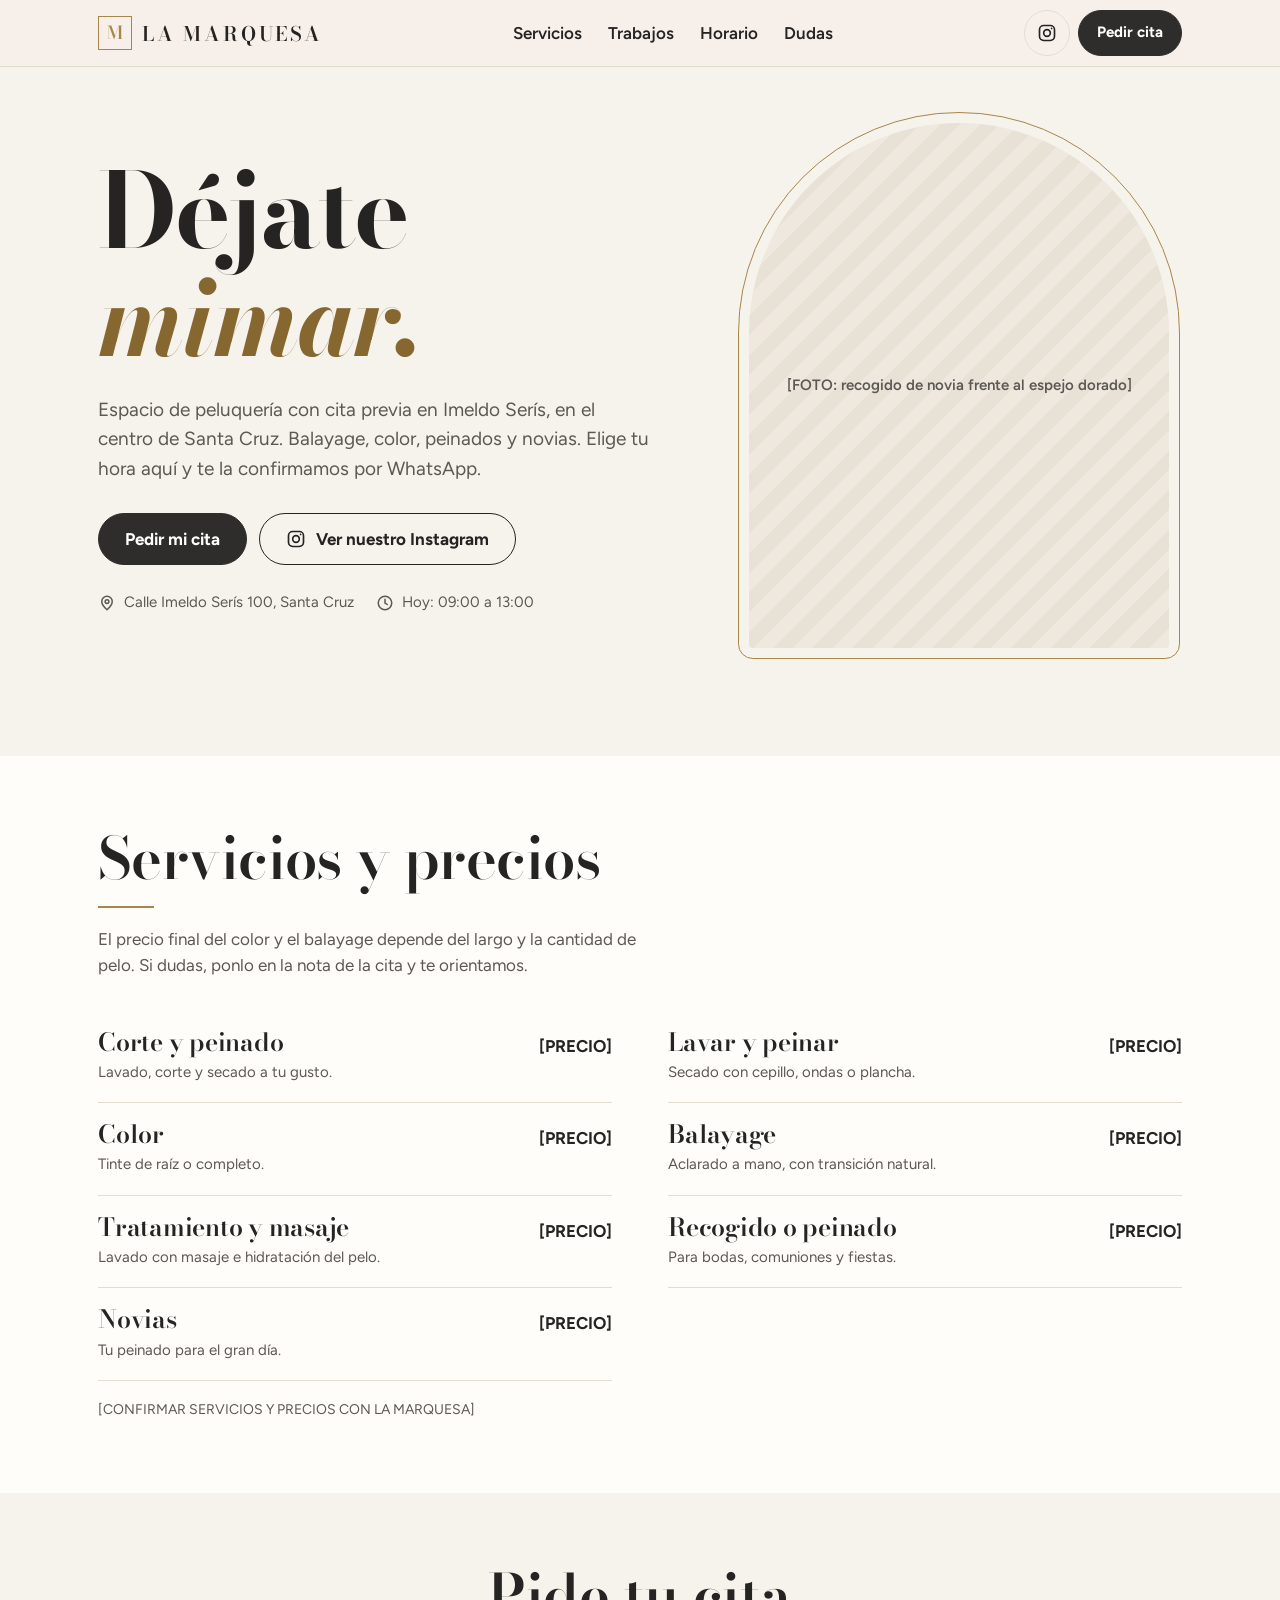
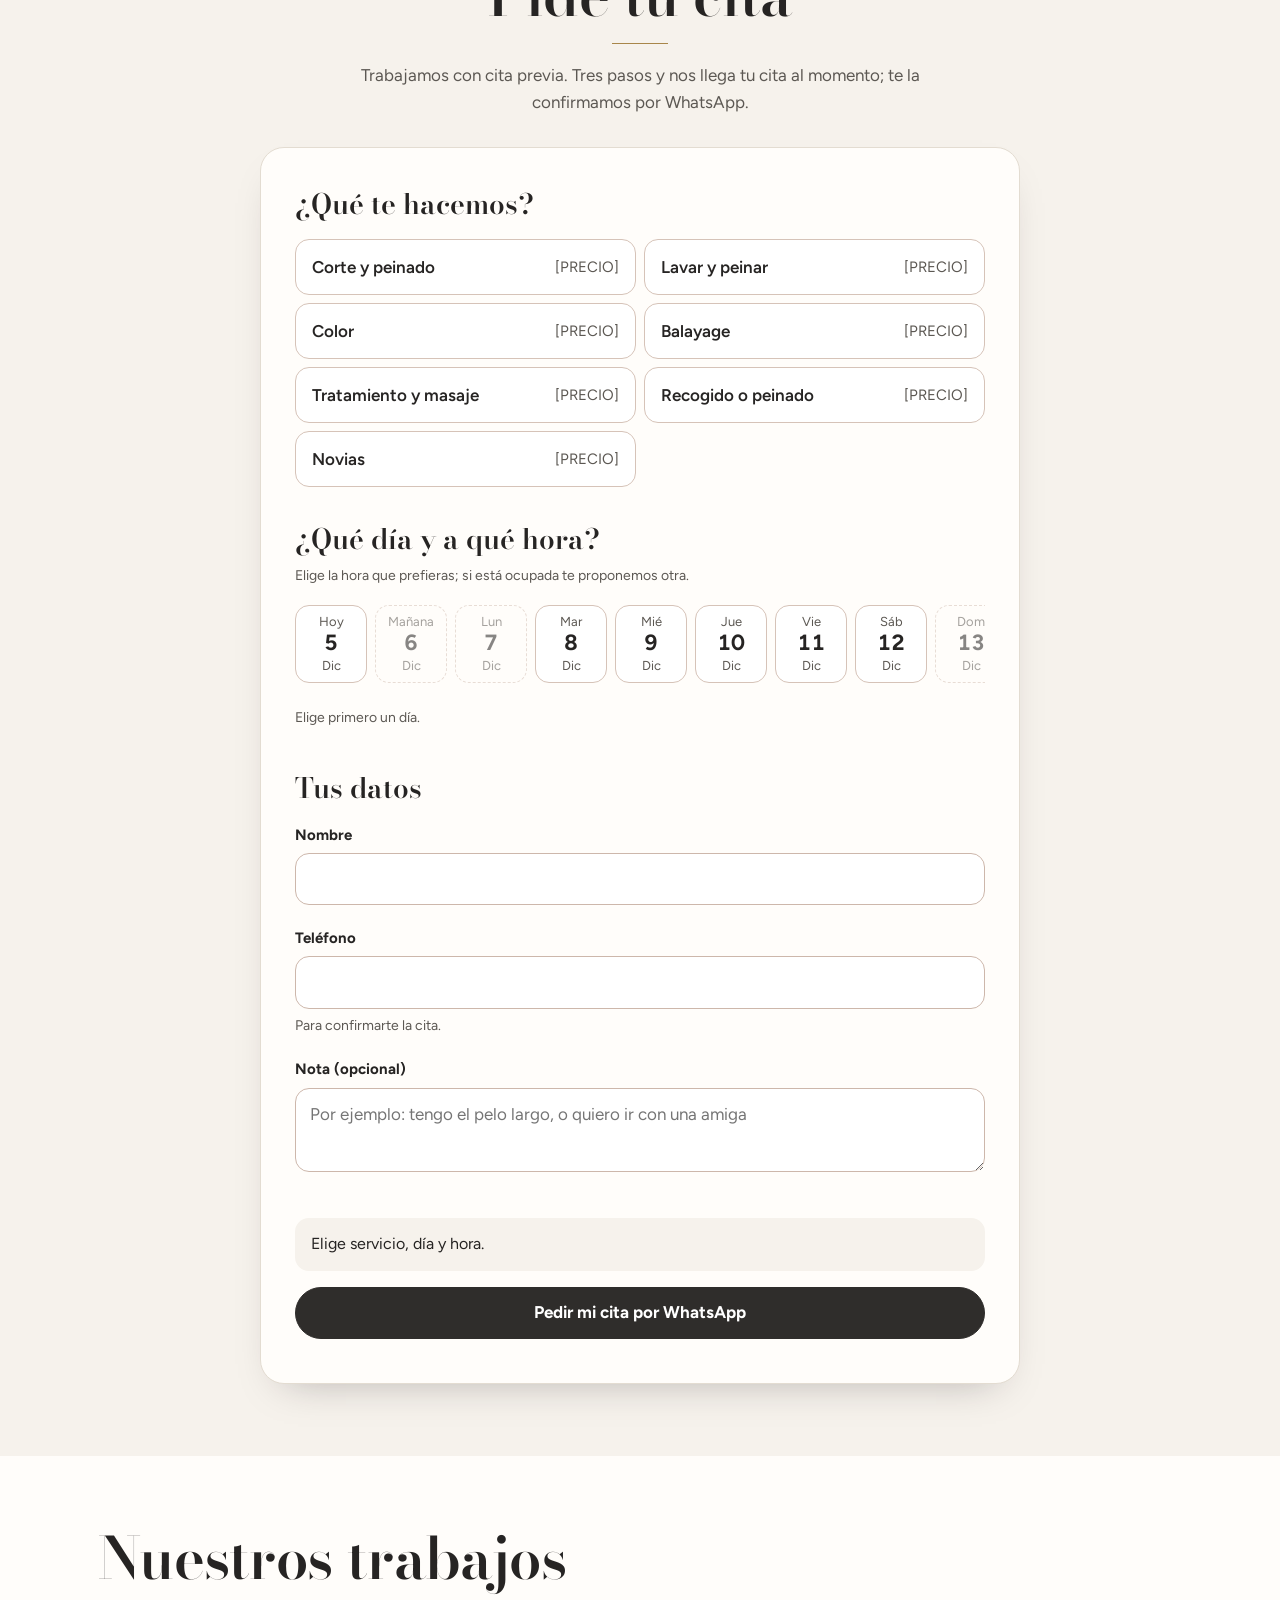
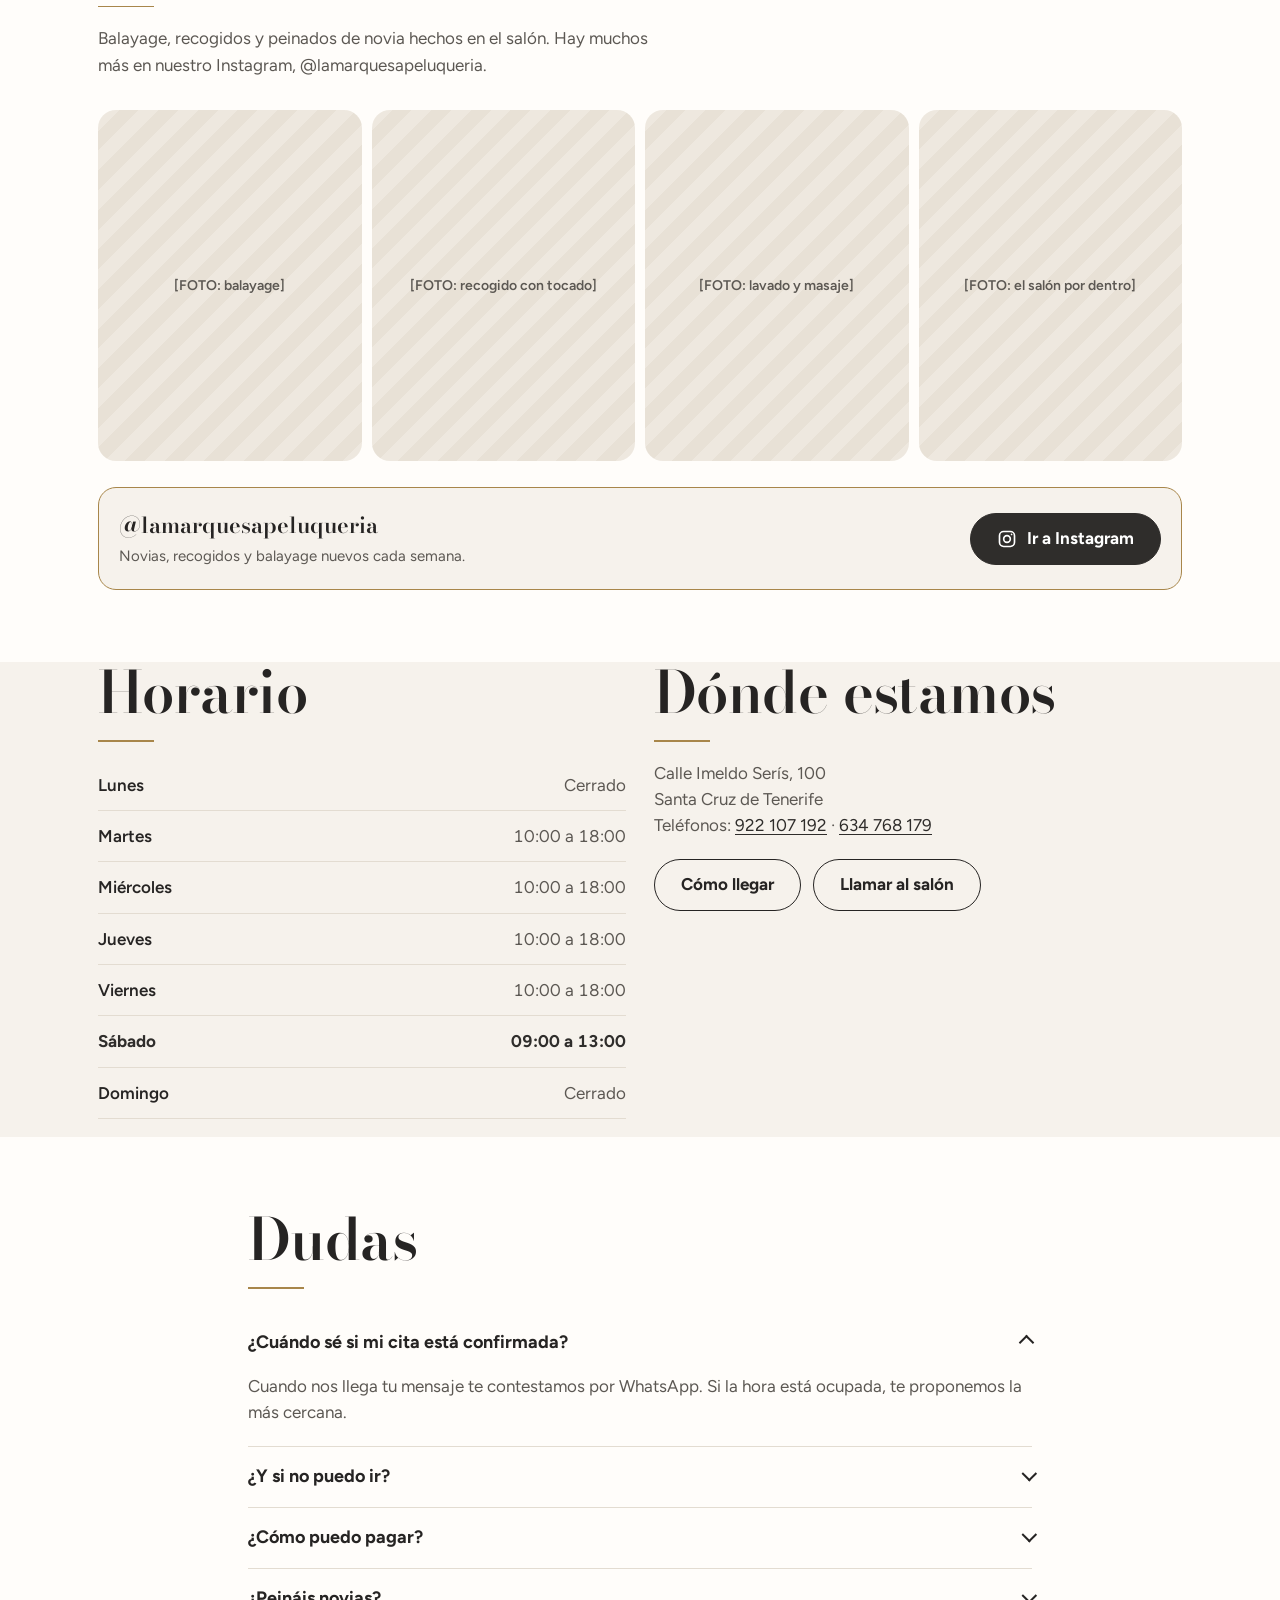
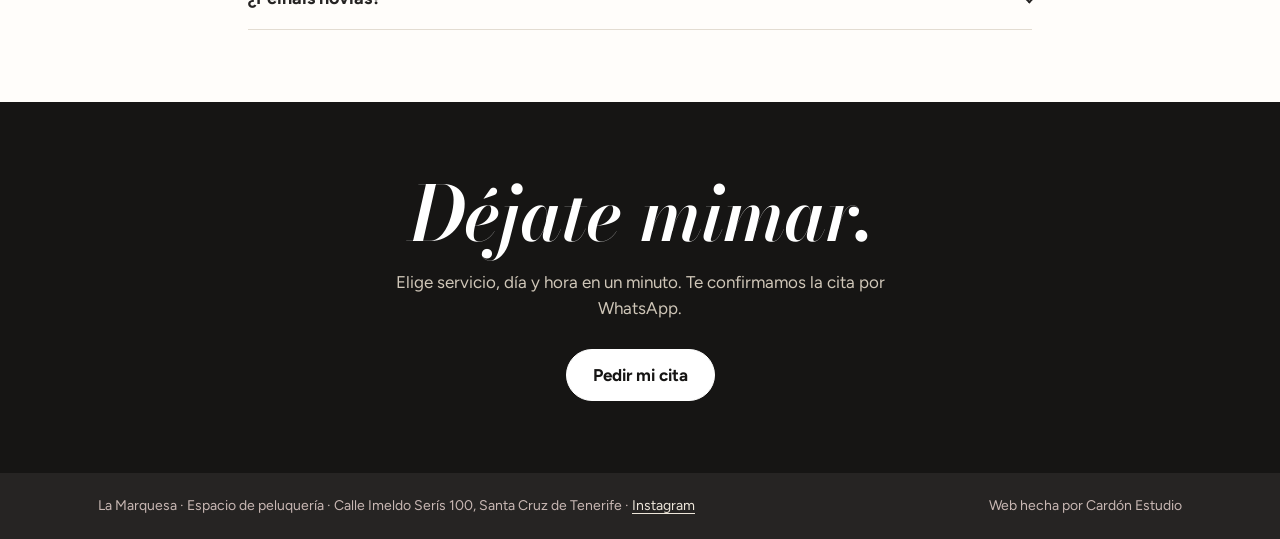
<file: clientes/la-marquesa/index.html>
<!doctype html>
<html lang="es">
<head>
<meta charset="utf-8">
<meta name="viewport" content="width=device-width, initial-scale=1, viewport-fit=cover">
<title>La Marquesa · Peluquería en Santa Cruz de Tenerife · Pide cita</title>
<meta name="description" content="La Marquesa, espacio de peluquería con cita previa en Calle Imeldo Serís 100, Santa Cruz de Tenerife. Balayage, color, peinados y novias. Pide tu cita en un minuto.">
<meta name="theme-color" content="#F6F2EC">
<link rel="preconnect" href="https://fonts.googleapis.com">
<link rel="preconnect" href="https://fonts.gstatic.com" crossorigin>
<link href="https://fonts.googleapis.com/css2?family=Bodoni+Moda:ital,opsz,wght@0,6..96,600;0,6..96,700;1,6..96,600&amp;family=Figtree:wght@400;600;700&amp;display=swap" rel="stylesheet">
<style>
:root{
  --fondo:#F6F2EC; --papel:#FFFDFA; --tinta:#262423; --suave:#5C5853; --linea:#E3DCD1;
  --granate:#2F2D2B; --granate-osc:#161514; --oro:#A8864A; --rosa:#E9DFCC;
  --radio:18px; --titular:"Bodoni Moda",Georgia,serif; --texto:Figtree,system-ui,sans-serif;
}
*,*::before,*::after{box-sizing:border-box}
[hidden]{display:none!important}
html{scroll-behavior:smooth;-webkit-text-size-adjust:100%}
body{margin:0;background:var(--fondo);color:var(--tinta);font-family:var(--texto);font-size:17px;line-height:1.55}
img,svg{max-width:100%;display:block}
h1,h2,h3{font-family:var(--titular);font-weight:600;line-height:1.04;letter-spacing:-.01em;margin:0;text-wrap:balance}
p{margin:0}
a{color:var(--granate);text-underline-offset:3px}
::selection{background:var(--granate);color:#fff}
:focus-visible{outline:3px solid var(--oro);outline-offset:3px;border-radius:6px}
[id]{scroll-margin-top:80px}
button{font:inherit;color:inherit;touch-action:manipulation;cursor:pointer}
.envolver{max-width:1120px;margin:0 auto;padding:0 max(18px,env(safe-area-inset-left)) 0 max(18px,env(safe-area-inset-right))}
.saltar{position:absolute;left:-999px;top:8px;background:var(--tinta);color:#fff;padding:10px 16px;border-radius:999px;z-index:50}
.saltar:focus{left:12px}

.btn{display:inline-flex;align-items:center;justify-content:center;gap:10px;min-height:52px;padding:0 26px;border-radius:999px;border:1.5px solid var(--granate);background:var(--granate);color:#fff;font-weight:700;text-decoration:none;transition:transform .2s cubic-bezier(.16,1,.3,1),background-color .2s,color .2s,border-color .2s}
.btn:active{transform:scale(.97)}
.btn-claro{background:transparent;color:var(--tinta);border-color:var(--tinta)}
.btn[disabled]{opacity:.5;cursor:not-allowed}
@media (hover:hover) and (pointer:fine){
  .btn:hover{background:var(--granate-osc);border-color:var(--granate-osc);color:#fff}
  .btn-claro:hover{background:var(--tinta);border-color:var(--tinta)}
}

header{position:sticky;top:0;z-index:20;background:rgba(247,240,234,.96);border-bottom:1px solid var(--linea)}
.cab{display:flex;align-items:center;justify-content:space-between;gap:12px;min-height:66px}
.logo{font-family:var(--titular);font-size:20px;font-weight:600;color:var(--tinta);text-decoration:none;white-space:nowrap;letter-spacing:.14em;text-transform:uppercase;display:inline-flex;align-items:center;gap:10px}
.logo .m{display:grid;place-items:center;width:34px;height:34px;border:1.5px solid var(--oro);color:var(--oro);font-size:18px;letter-spacing:0}
.nav{display:none;gap:26px}
.nav a{color:var(--tinta);text-decoration:none;font-weight:600}
.cab .btn{min-height:46px;padding:0 18px;font-size:15px}
.cab-der{display:flex;align-items:center;gap:8px}
.cab .btn{white-space:nowrap}
.ig-ico{flex:none}
@media (max-width:420px){.logo{font-size:16px;letter-spacing:.08em;gap:8px}.logo .m{width:30px;height:30px;font-size:16px}.cab .btn{padding:0 14px}}
.ig-franja b{overflow-wrap:anywhere}
.ig-ico{width:46px;height:46px;border-radius:50%;display:grid;place-items:center;color:var(--tinta);border:1.5px solid var(--linea);text-decoration:none}
@media (hover:hover) and (pointer:fine){.ig-ico:hover{border-color:var(--oro);color:#86672F}}
.ig-franja{display:flex;flex-wrap:wrap;align-items:center;justify-content:space-between;gap:16px;margin-top:26px;padding:20px;border:1.5px solid var(--oro);border-radius:var(--radio);background:var(--fondo)}
.ig-franja b{font-family:var(--titular);font-size:22px;font-weight:600;display:block}
.ig-franja span{color:var(--suave);font-size:15px}
@media (min-width:860px){.nav{display:flex}}

/* Portada */
.portada{padding:44px 0 64px;display:grid;gap:36px}
.portada h1{font-size:clamp(58px,15vw,104px);font-weight:700;letter-spacing:-.02em}
.portada h1 em{color:#86672F}
.portada .sub{font-size:19px;color:var(--suave);max-width:29em;margin:22px 0 30px}
.acciones{display:flex;flex-wrap:wrap;gap:12px}
.datos-rapidos{display:flex;flex-wrap:wrap;gap:8px 22px;margin-top:26px;color:var(--suave);font-size:15px}
.datos-rapidos span{display:inline-flex;align-items:center;gap:8px}
.foto{position:relative;overflow:hidden;background:repeating-linear-gradient(-45deg,#EEE8DF 0 14px,#E8E1D6 14px 28px);display:grid;place-items:center;text-align:center;color:var(--suave);font-weight:600;font-size:15px;padding:20px}
.foto img{position:absolute;inset:0;width:100%;height:100%;object-fit:cover}
/* Firma: marco con arco, como el de un espejo de tocador */
.espejo{border-radius:999px 999px var(--radio) var(--radio);aspect-ratio:4/5;max-width:420px;width:calc(100% - 24px);justify-self:center;outline:1.5px solid var(--oro);outline-offset:10px;margin:12px}
@media (min-width:860px){.portada{grid-template-columns:1.15fr .85fr;align-items:center;padding:64px 0 96px}}

section{padding:72px 0}
section.envolver{padding-left:max(18px,env(safe-area-inset-left));padding-right:max(18px,env(safe-area-inset-right))}
.titulo-sec::after{content:"";display:block;width:56px;height:1.5px;background:var(--oro);margin-top:18px}
.centrado::after{margin-left:auto;margin-right:auto}
.titulo-sec{font-size:clamp(38px,8.5vw,58px);margin-bottom:18px}
.intro{color:var(--suave);max-width:34em;margin-bottom:32px}
.blanco{background:var(--papel)}

/* Servicios */
.carta{display:grid;gap:0 56px}
@media (min-width:860px){.carta{grid-template-columns:1fr 1fr}}
.servicio{display:grid;grid-template-columns:1fr auto;gap:2px 16px;padding:18px 0;border-bottom:1px solid var(--linea)}
.servicio h3{font-size:25px}
.servicio .precio{font-weight:700;font-variant-numeric:tabular-nums;white-space:nowrap;align-self:start;padding-top:4px}
.servicio p{grid-column:1/-1;color:var(--suave);font-size:15px}
.nota{font-size:14px;color:var(--suave);margin-top:18px}

/* Cita */
.cita{background:var(--papel);border:1px solid var(--linea);border-radius:24px;padding:22px 18px;max-width:760px;margin:0 auto;box-shadow:0 18px 40px -24px rgba(34,26,31,.35)}
@media (min-width:600px){.cita{padding:34px}}
.paso{border:0;padding:0;margin:0 0 30px;min-width:0}
.paso legend{font-family:var(--titular);font-weight:600;font-size:28px;margin-bottom:14px;padding:0}
.paso legend small{display:block;font-family:var(--texto);font-weight:400;font-size:14px;color:var(--suave);margin-top:4px}
.opciones{display:grid;gap:8px}
@media (min-width:600px){.opciones{grid-template-columns:1fr 1fr}}
.op{position:relative;display:flex;justify-content:space-between;align-items:center;gap:12px;min-height:56px;padding:12px 16px;border:1.5px solid #D6C3B8;border-radius:14px;background:#fff;cursor:pointer;font-weight:600}
.op input{position:absolute;opacity:0;pointer-events:none}
.op .p{font-weight:400;color:var(--suave);font-size:15px;white-space:nowrap}
.op:has(input:checked){border-color:var(--granate);background:#F3EEE6;box-shadow:0 0 0 1px var(--granate)}
.op:has(input:focus-visible){outline:3px solid var(--oro);outline-offset:2px}
.dias{display:flex;gap:8px;overflow-x:auto;padding:4px 2px 10px;scroll-snap-type:x mandatory;overscroll-behavior-x:contain}
.dia{flex:none;scroll-snap-align:start;width:72px;min-height:78px;border:1.5px solid #D6C3B8;border-radius:14px;background:#fff;display:grid;place-items:center;padding:8px 4px;line-height:1.2}
.dia b{font-size:22px;font-weight:700;font-variant-numeric:tabular-nums}
.dia span{font-size:13px;color:var(--suave);text-transform:capitalize}
.dia[aria-pressed="true"]{border-color:var(--granate);background:var(--granate);color:#fff}
.dia[aria-pressed="true"] span{color:#E9DFCC}
.dia[disabled]{opacity:.55;cursor:not-allowed;background:transparent;border-style:dashed}
.horas{display:grid;grid-template-columns:repeat(auto-fill,minmax(84px,1fr));gap:8px;margin-top:8px}
.hora{min-height:46px;border:1.5px solid #D6C3B8;border-radius:12px;background:#fff;font-weight:600;font-variant-numeric:tabular-nums}
.hora[aria-pressed="true"]{border-color:var(--granate);background:var(--granate);color:#fff}
.franja{font-size:14px;color:var(--suave);margin:14px 0 0}
.campo{display:grid;gap:6px;margin-bottom:16px}
.campo label{font-weight:700;font-size:15px}
.campo .ayuda{font-size:14px;color:var(--suave)}
.campo input,.campo textarea{font:inherit;font-size:17px;color:var(--tinta);background:#fff;border:1.5px solid #CDB7AB;border-radius:14px;min-height:50px;padding:12px 14px;width:100%}
.campo textarea{min-height:84px;resize:vertical}
.campo input:focus,.campo textarea:focus{outline:none;border-color:var(--granate);box-shadow:0 0 0 3px rgba(180,138,69,.4)}
[aria-invalid="true"]{border-color:var(--granate)!important}
.error{color:var(--granate);font-size:14px;font-weight:600}
.resumen{background:var(--fondo);border-radius:14px;padding:14px 16px;margin-bottom:16px;font-size:16px}
.resumen b{font-weight:700}
.estado{font-size:14px;color:var(--suave)}
.enviar{width:100%}

/* Confirmación: tarjeta tipo invitación */
.invitacion{text-align:center;border:1.5px solid var(--oro);border-radius:20px;padding:28px 18px;background:#fff;position:relative}
.invitacion::before{content:"";position:absolute;inset:6px;border:1px solid var(--rosa);border-radius:15px;pointer-events:none}
.invitacion h3{font-size:34px;font-weight:700;margin:8px 0 10px}
.invitacion .cuando{font-family:var(--titular);font-size:22px;font-style:italic;color:#7A5F2E;margin-bottom:12px}
.invitacion p{color:var(--suave);max-width:28em;margin:0 auto 12px}
.mensaje-previo{white-space:pre-wrap;text-align:left;background:var(--fondo);border-radius:14px;padding:14px 16px;font-size:15px;margin:16px 0}
.botones{display:grid;gap:10px}

/* Fotos */
.galeria{display:grid;grid-template-columns:repeat(2,1fr);gap:10px}
.galeria .foto{aspect-ratio:3/4;border-radius:var(--radio);font-size:14px}
@media (min-width:860px){.galeria{grid-template-columns:repeat(4,1fr)}}
.ig-posts{display:grid;gap:16px;grid-template-columns:repeat(auto-fill,minmax(min(100%,326px),1fr));align-items:start}
.ig-posts .instagram-media{margin:0!important;min-width:0!important;width:100%!important;max-width:540px!important;border-radius:var(--radio)!important}

/* Dónde */
.donde{display:grid;gap:28px}
@media (min-width:860px){.donde{grid-template-columns:1fr 1fr;align-items:start}}
.horario{width:100%;border-collapse:collapse;font-variant-numeric:tabular-nums}
.horario th,.horario td{text-align:left;padding:12px 0;border-bottom:1px solid var(--linea);font-weight:400}
.horario th{font-weight:600;text-transform:capitalize}
.horario td{text-align:right;color:var(--suave)}
.horario tr.hoy th,.horario tr.hoy td{color:var(--granate);font-weight:700}

details{border-bottom:1px solid var(--linea)}
summary{list-style:none;min-height:60px;display:flex;align-items:center;justify-content:space-between;gap:16px;padding:14px 0;font-weight:700;font-size:18px;cursor:pointer}
summary::-webkit-details-marker{display:none}
summary::after{content:"";width:11px;height:11px;flex:none;border-right:2px solid currentColor;border-bottom:2px solid currentColor;transform:rotate(45deg) translateY(-4px);transition:transform .25s cubic-bezier(.16,1,.3,1)}
details[open] summary::after{transform:rotate(-135deg)}
details p{color:var(--suave);padding-bottom:20px}

.final{background:var(--granate-osc);color:#EDE6DA;text-align:center}
.final h2{color:#fff;font-style:italic;font-size:clamp(40px,9vw,76px);margin-bottom:16px}
.final p{color:#CFC6B8;max-width:30em;margin:0 auto 28px}
.final .btn{background:#fff;border-color:#fff;color:var(--granate-osc)}
footer{background:var(--tinta);color:#C9B8B4;font-size:14px;padding:22px 0 calc(22px + env(safe-area-inset-bottom))}
footer .envolver{display:flex;flex-wrap:wrap;gap:10px 22px;justify-content:space-between}

@media (prefers-reduced-motion:no-preference){
  .invitacion{animation:aparece .6s cubic-bezier(.16,1,.3,1)}
  @keyframes aparece{from{opacity:.4;transform:translateY(10px) scale(.98)}}
}
@media (prefers-reduced-motion:reduce){html{scroll-behavior:auto}}
</style>
</head>
<body>
<a class="saltar" href="#contenido">Saltar al contenido</a>

<header>
  <div class="envolver cab">
    <a class="logo" href="#inicio" aria-label="La Marquesa, ir al inicio"><span class="m" aria-hidden="true">M</span>La Marquesa</a>
    <nav class="nav" aria-label="Principal">
      <a href="#servicios">Servicios</a>
      <a href="#trabajos">Trabajos</a>
      <a href="#donde">Horario</a>
      <a href="#dudas">Dudas</a>
    </nav>
    <div class="cab-der">
      <a class="ig-ico" data-ig href="#" target="_blank" rel="noopener" aria-label="Instagram de La Marquesa"><svg aria-hidden="true" width="20" height="20" viewBox="0 0 24 24" fill="none" stroke="currentColor" stroke-width="2" stroke-linecap="round" stroke-linejoin="round"><rect x="3" y="3" width="18" height="18" rx="5"/><circle cx="12" cy="12" r="4"/><circle cx="17.5" cy="6.5" r="1" fill="currentColor" stroke="none"/></svg></a>
      <a class="btn" href="#cita">Pedir cita</a>
    </div>
  </div>
</header>

<main id="contenido">
  <section id="inicio" class="envolver portada" style="padding-top:44px">
    <div>
      <h1>Déjate <em>mimar.</em></h1>
      <p class="sub">Espacio de peluquería con cita previa en Imeldo Serís, en el centro de Santa Cruz. Balayage, color, peinados y novias. Elige tu hora aquí y te la confirmamos por WhatsApp.</p>
      <div class="acciones">
        <a class="btn" href="#cita">Pedir mi cita</a>
        <a class="btn btn-claro" data-ig href="#" target="_blank" rel="noopener"><svg aria-hidden="true" width="20" height="20" viewBox="0 0 24 24" fill="none" stroke="currentColor" stroke-width="2" stroke-linecap="round" stroke-linejoin="round"><rect x="3" y="3" width="18" height="18" rx="5"/><circle cx="12" cy="12" r="4"/><circle cx="17.5" cy="6.5" r="1" fill="currentColor" stroke="none"/></svg>Ver nuestro Instagram</a>
      </div>
      <div class="datos-rapidos">
        <span><svg aria-hidden="true" width="18" height="18" viewBox="0 0 24 24" fill="none" stroke="currentColor" stroke-width="2" stroke-linecap="round" stroke-linejoin="round"><path d="M12 21s-7-6.2-7-11a7 7 0 0 1 14 0c0 4.8-7 11-7 11z"/><circle cx="12" cy="10" r="2.5"/></svg>Calle Imeldo Serís 100, Santa Cruz</span>
        <span id="hoy-abre"><svg aria-hidden="true" width="18" height="18" viewBox="0 0 24 24" fill="none" stroke="currentColor" stroke-width="2" stroke-linecap="round"><circle cx="12" cy="12" r="9"/><path d="M12 7v5l3 2"/></svg><span id="hoy-texto">[HORARIO]</span></span>
      </div>
    </div>
    <div class="foto espejo" data-foto="portada">[FOTO: recogido de novia frente al espejo dorado]</div>
  </section>

  <section id="servicios" class="blanco">
    <div class="envolver">
      <h2 class="titulo-sec">Servicios y precios</h2>
      <p class="intro">El precio final del color y el balayage depende del largo y la cantidad de pelo. Si dudas, ponlo en la nota de la cita y te orientamos.</p>
      <div class="carta" id="carta"></div>
      <p class="nota">[CONFIRMAR SERVICIOS Y PRECIOS CON LA MARQUESA]</p>
    </div>
  </section>

  <section id="cita">
    <div class="envolver">
      <h2 class="titulo-sec centrado" style="text-align:center">Pide tu cita</h2>
      <p class="intro" style="text-align:center;margin-left:auto;margin-right:auto">Trabajamos con cita previa. Tres pasos y nos llega tu cita al momento; te la confirmamos por WhatsApp.</p>

      <div class="cita">
        <form id="form-cita" novalidate>
          <fieldset class="paso" id="paso-servicio">
            <legend>¿Qué te hacemos?</legend>
            <div class="opciones" id="opciones-servicio"></div>
            <p class="error" id="e-servicio"></p>
          </fieldset>

          <fieldset class="paso">
            <legend>¿Qué día y a qué hora?<small>Elige la hora que prefieras; si está ocupada te proponemos otra.</small></legend>
            <div class="dias" id="dias" role="group" aria-label="Día"></div>
            <div id="zona-horas"><p class="franja" id="franja">Elige primero un día.</p><div class="horas" id="horas" role="group" aria-label="Hora"></div></div>
            <p class="error" id="e-cuando"></p>
          </fieldset>

          <fieldset class="paso">
            <legend>Tus datos</legend>
            <div class="campo"><label for="f-nombre">Nombre</label><input id="f-nombre" name="nombre" autocomplete="name" required><span class="error" id="e-nombre"></span></div>
            <div class="campo"><label for="f-tel">Teléfono</label><input id="f-tel" name="telefono" type="tel" inputmode="tel" autocomplete="tel" required><span class="ayuda">Para confirmarte la cita.</span><span class="error" id="e-tel"></span></div>
            <div class="campo"><label for="f-notas">Nota (opcional)</label><textarea id="f-notas" name="notas" placeholder="Por ejemplo: tengo el pelo largo, o quiero ir con una amiga"></textarea></div>
          </fieldset>

          <div class="resumen" id="resumen" aria-live="polite">Elige servicio, día y hora.</div>
          <button type="submit" class="btn enviar" id="enviar">Pedir mi cita por WhatsApp</button>
          <p class="estado" id="estado" aria-live="polite" style="margin-top:10px;text-align:center"></p>
        </form>

        <div id="listo" hidden tabindex="-1">
          <div class="invitacion">
            <svg aria-hidden="true" width="44" height="28" viewBox="0 0 44 28" style="margin:0 auto" fill="none" stroke="#B48A45" stroke-width="1.6" stroke-linejoin="round"><path d="M4 24 L7 6 L15 15 L22 3 L29 15 L37 6 L40 24 Z"/><path d="M4 24 H40"/></svg>
            <h3 id="listo-titulo">Ya casi está</h3>
            <p class="cuando" id="listo-cuando"></p>
            <p id="listo-texto"></p>
          </div>
          <div class="mensaje-previo" id="mensaje-previo"></div>
          <div class="botones">
            <a class="btn" id="reabrir" href="#" target="_blank" rel="noopener" hidden>Abrir WhatsApp otra vez</a>
            <button type="button" class="btn btn-claro" id="copiar">Copiar mi cita</button>
            <button type="button" class="btn btn-claro" id="otra">Pedir otra cita</button>
          </div>
          <p class="estado" id="estado-listo" aria-live="polite" style="margin-top:12px;text-align:center"></p>
        </div>
      </div>
    </div>
  </section>

  <section id="trabajos" class="blanco">
    <div class="envolver">
      <h2 class="titulo-sec">Nuestros trabajos</h2>
      <p class="intro">Balayage, recogidos y peinados de novia hechos en el salón. Hay muchos más en nuestro Instagram, @lamarquesapeluqueria.</p>
      <div class="ig-posts" id="ig-posts" hidden></div>
      <div class="galeria" id="galeria">
        <div class="foto" data-foto="trabajo-0">[FOTO: balayage]</div>
        <div class="foto" data-foto="trabajo-1">[FOTO: recogido con tocado]</div>
        <div class="foto" data-foto="trabajo-2">[FOTO: lavado y masaje]</div>
        <div class="foto" data-foto="trabajo-3">[FOTO: el salón por dentro]</div>
      </div>
      <div class="ig-franja">
        <div><b>@lamarquesapeluqueria</b><span>Novias, recogidos y balayage nuevos cada semana.</span></div>
        <a class="btn" id="ig" data-ig href="#" target="_blank" rel="noopener"><svg aria-hidden="true" width="20" height="20" viewBox="0 0 24 24" fill="none" stroke="currentColor" stroke-width="2" stroke-linecap="round" stroke-linejoin="round"><rect x="3" y="3" width="18" height="18" rx="5"/><circle cx="12" cy="12" r="4"/><circle cx="17.5" cy="6.5" r="1" fill="currentColor" stroke="none"/></svg>Ir a Instagram</a>
      </div>
    </div>
  </section>

  <section id="donde" class="envolver">
    <div class="donde">
      <div>
        <h2 class="titulo-sec">Horario</h2>
        <table class="horario" id="horario"><caption class="nota" style="caption-side:bottom;text-align:left" id="horario-nota"></caption></table>
      </div>
      <div>
        <h2 class="titulo-sec">Dónde estamos</h2>
        <p class="intro" style="margin-bottom:20px">Calle Imeldo Serís, 100<br>Santa Cruz de Tenerife<br>Teléfonos: <a href="tel:+34922107192">922 107 192</a> · <a href="tel:+34634768179">634 768 179</a></p>
        <div class="acciones">
          <a class="btn btn-claro" id="mapa" href="#" target="_blank" rel="noopener">Cómo llegar</a>
          <a class="btn btn-claro" id="llamar" href="#">Llamar al salón</a>
        </div>
      </div>
    </div>
  </section>

  <section id="dudas" class="blanco">
    <div class="envolver" style="max-width:820px">
      <h2 class="titulo-sec" style="margin-bottom:24px">Dudas</h2>
      <details open><summary>¿Cuándo sé si mi cita está confirmada?</summary><p>Cuando nos llega tu mensaje te contestamos por WhatsApp. Si la hora está ocupada, te proponemos la más cercana.</p></details>
      <details><summary>¿Y si no puedo ir?</summary><p>Escríbenos por el mismo chat para cambiarla o anularla. [POLÍTICA DE CANCELACIÓN]</p></details>
      <details><summary>¿Cómo puedo pagar?</summary><p>[FORMAS DE PAGO]</p></details>
      <details><summary>¿Peináis novias?</summary><p>Sí. Pide cita como «Novias» y cuéntanos en la nota la fecha de la boda. [CONDICIONES: PRUEBA, DESPLAZAMIENTO]</p></details>
    </div>
  </section>

  <section class="final">
    <div class="envolver">
      <h2>Déjate mimar.</h2>
      <p>Elige servicio, día y hora en un minuto. Te confirmamos la cita por WhatsApp.</p>
      <a class="btn" href="#cita">Pedir mi cita</a>
    </div>
  </section>
</main>

<footer>
  <div class="envolver">
    <span>La Marquesa · Espacio de peluquería · Calle Imeldo Serís 100, Santa Cruz de Tenerife · <a data-ig href="#" target="_blank" rel="noopener" style="color:#EDE6DA">Instagram</a></span>
    <span>Web hecha por Cardón Estudio</span>
  </div>
</footer>

<script>
/* =========================================================
   AJUSTES DEL SALÓN — lo único que hay que tocar
   ========================================================= */
var AJUSTES = {
  nombre: 'La Marquesa',
  whatsapp: '34634768179', // móvil del salón (634 768 179). CONFIRMAR que es el que tiene WhatsApp. Ahí llegan las citas.
  telefono: '+34922107192', // fijo del salón, para el botón Llamar
  correoCitas: '',         // [CORREO] opcional: cada cita le llega también por correo AUTOMÁTICAMENTE (FormSubmit).
  instagram: 'lamarquesapeluqueria',
  mapa: 'https://www.google.com/maps/search/?api=1&query=Calle+Imeldo+Ser%C3%ADs+100,+Santa+Cruz+de+Tenerife',
  diasVista: 21,           // cuántos días se pueden elegir
  intervalo: 30,           // minutos entre horas
  // Horario de su Instagram. 0 = domingo ... 6 = sábado. Cada día: tramos [abre, cierra]. null = cerrado.
  horarioConfirmado: true,
  horario: {
    0: null,
    1: null,
    2: [['10:00','18:00']],
    3: [['10:00','18:00']],
    4: [['10:00','18:00']],
    5: [['10:00','18:00']],
    6: [['09:00','13:00']]
  },
  fotos: { 'portada':'', 'trabajo-0':'', 'trabajo-1':'', 'trabajo-2':'', 'trabajo-3':'' },
  // Publicaciones de su Instagram que se muestran en «Nuestros trabajos».
  // Pega aquí los enlaces (en la app: ··· de la publicación > Copiar enlace). Vacío = recuadros de fotos.
  publicaciones: [
    // 'https://www.instagram.com/p/XXXXXXXXX/',
  ]
};
// Servicios: precio '' = se muestra [PRECIO]
var SERVICIOS = [
  { id:'corte',    nombre:'Corte y peinado',      desc:'Lavado, corte y secado a tu gusto.',          precio:'' },
  { id:'peinado',  nombre:'Lavar y peinar',       desc:'Secado con cepillo, ondas o plancha.',         precio:'' },
  { id:'color',    nombre:'Color',                desc:'Tinte de raíz o completo.',                    precio:'' },
  { id:'balayage', nombre:'Balayage',             desc:'Aclarado a mano, con transición natural.',     precio:'' },
  { id:'trat',     nombre:'Tratamiento y masaje', desc:'Lavado con masaje e hidratación del pelo.',    precio:'' },
  { id:'evento',   nombre:'Recogido o peinado',   desc:'Para bodas, comuniones y fiestas.',            precio:'' },
  { id:'novias',   nombre:'Novias',               desc:'Tu peinado para el gran día.',                 precio:'' }
];

/* ========================================================= */
(function(){
  var $ = function(id){ return document.getElementById(id); };
  var DIAS = ['domingo','lunes','martes','miércoles','jueves','viernes','sábado'];
  var fmtDia = new Intl.DateTimeFormat('es-ES',{ weekday:'long', day:'numeric', month:'long' });
  var fmtCorto = new Intl.DateTimeFormat('es-ES',{ weekday:'short' });
  var fmtMes = new Intl.DateTimeFormat('es-ES',{ month:'short' });
  var precioTxt = function(s){ return s.precio ? s.precio : '[PRECIO]'; };
  var aMin = function(h){ var p=h.split(':'); return +p[0]*60 + +p[1]; };
  var aHora = function(m){ return String(Math.floor(m/60)).padStart(2,'0')+':'+String(m%60).padStart(2,'0'); };

  // Fotos
  document.querySelectorAll('[data-foto]').forEach(function(el){
    var src = AJUSTES.fotos[el.dataset.foto]; if (!src) return;
    var img = new Image(); img.alt = 'Trabajo de la peluquería La Marquesa'; img.decoding='async';
    if (el.dataset.foto==='portada') img.fetchPriority='high'; else img.loading='lazy';
    img.src = src; el.textContent=''; el.appendChild(img);
  });
  // Publicaciones de Instagram incrustadas
  var pubs = (AJUSTES.publicaciones||[]).filter(function(u){ return /^https:\/\/www\.instagram\.com\/(p|reel)\/[\w-]+/.test(u); });
  if (pubs.length){
    $('ig-posts').innerHTML = pubs.map(function(u){
      var limpio = u.split('?')[0];
      return '<blockquote class="instagram-media" data-instgrm-permalink="'+limpio+'?utm_source=ig_embed" data-instgrm-version="14"><a href="'+limpio+'" target="_blank" rel="noopener">Ver esta publicación en Instagram</a></blockquote>';
    }).join('');
    $('ig-posts').hidden = false; $('galeria').hidden = true;
    var sc = document.createElement('script'); sc.async = true; sc.src = 'https://www.instagram.com/embed.js'; document.body.appendChild(sc);
  }
  // Enlaces opcionales
  function enlace(id, url){ var a=$(id); if (url) a.href=url; else a.hidden=true; }
  var urlIG = AJUSTES.instagram ? 'https://www.instagram.com/'+AJUSTES.instagram+'/' : '';
  document.querySelectorAll('[data-ig]').forEach(function(a){ if (urlIG) a.href = urlIG; else a.hidden = true; });
  enlace('mapa', AJUSTES.mapa);
  enlace('llamar', AJUSTES.telefono ? 'tel:'+AJUSTES.telefono.replace(/[^\d+]/g,'') : '');
  if (!AJUSTES.whatsapp) $('enviar').textContent = 'Pedir mi cita';

  // Carta de servicios y opciones
  $('carta').innerHTML = SERVICIOS.map(function(s){
    return '<div class="servicio"><h3>'+s.nombre+'</h3><span class="precio">'+precioTxt(s)+'</span><p>'+s.desc+'</p></div>';
  }).join('');
  $('opciones-servicio').innerHTML = SERVICIOS.map(function(s){
    return '<label class="op"><input type="radio" name="servicio" value="'+s.id+'"><span>'+s.nombre+'</span><span class="p">'+precioTxt(s)+'</span></label>';
  }).join('');

  // Horario
  var tramosTxt = function(t){ return t ? t.map(function(x){ return x[0]+' a '+x[1]; }).join(' y ') : 'Cerrado'; };
  var hoyN = new Date().getDay();
  $('horario').insertAdjacentHTML('beforeend', '<tbody>'+[1,2,3,4,5,6,0].map(function(d){
    return '<tr'+(d===hoyN?' class="hoy"':'')+'><th scope="row">'+DIAS[d]+'</th><td>'+tramosTxt(AJUSTES.horario[d])+'</td></tr>';
  }).join('')+'</tbody>');
  $('horario-nota').textContent = AJUSTES.horarioConfirmado ? '' : '[HORARIO DE EJEMPLO: CONFIRMAR CON EL SALÓN]';
  $('hoy-texto').textContent = AJUSTES.horarioConfirmado ? 'Hoy: '+tramosTxt(AJUSTES.horario[hoyN]) : '[HORARIO]';

  // Días y horas
  var eleccion = { servicio:null, fecha:null, hora:null };
  function huecos(fecha){
    var t = AJUSTES.horario[fecha.getDay()]; if (!t) return [];
    var ahora = new Date(), esHoy = fecha.toDateString()===ahora.toDateString();
    var minAhora = ahora.getHours()*60 + ahora.getMinutes() + 60; // al menos 1 h de margen
    var out = [];
    t.forEach(function(tr){ for (var m=aMin(tr[0]); m + AJUSTES.intervalo <= aMin(tr[1]); m += AJUSTES.intervalo){ if (!esHoy || m >= minAhora) out.push(aHora(m)); } });
    return out;
  }
  var fechas = [];
  for (var i=0;i<AJUSTES.diasVista;i++){ var d=new Date(); d.setHours(0,0,0,0); d.setDate(d.getDate()+i); fechas.push(d); }
  $('dias').innerHTML = fechas.map(function(d,i){
    var libre = huecos(d).length>0;
    var etiqueta = i===0 ? 'hoy' : i===1 ? 'mañana' : fmtCorto.format(d).replace('.','');
    return '<button type="button" class="dia" data-i="'+i+'" aria-pressed="false"'+(libre?'':' disabled')+' aria-label="'+fmtDia.format(d)+(libre?'':', cerrado')+'"><span>'+etiqueta+'</span><b>'+d.getDate()+'</b><span>'+fmtMes.format(d).replace('.','')+'</span></button>';
  }).join('');

  function pintarHoras(){
    var h = huecos(eleccion.fecha);
    $('franja').textContent = 'Horas libres el '+fmtDia.format(eleccion.fecha)+':';
    $('horas').innerHTML = h.map(function(x){ return '<button type="button" class="hora" aria-pressed="'+(x===eleccion.hora)+'">'+x+'</button>'; }).join('');
  }
  $('dias').addEventListener('click', function(e){
    var b = e.target.closest('.dia'); if (!b || b.disabled) return;
    eleccion.fecha = fechas[+b.dataset.i]; eleccion.hora = null;
    this.querySelectorAll('.dia').forEach(function(x){ x.setAttribute('aria-pressed', x===b); });
    pintarHoras(); resumir(); $('e-cuando').textContent='';
  });
  $('horas').addEventListener('click', function(e){
    var b = e.target.closest('.hora'); if (!b) return;
    eleccion.hora = b.textContent;
    this.querySelectorAll('.hora').forEach(function(x){ x.setAttribute('aria-pressed', x===b); });
    resumir(); $('e-cuando').textContent='';
  });
  $('opciones-servicio').addEventListener('change', function(e){
    eleccion.servicio = SERVICIOS.filter(function(s){ return s.id===e.target.value; })[0];
    $('e-servicio').textContent=''; resumir();
  });
  function cuandoTxt(){ return fmtDia.format(eleccion.fecha)+' a las '+eleccion.hora; }
  function resumir(){
    $('estado').textContent = '';
    var partes = [];
    if (eleccion.servicio) partes.push('<b>'+eleccion.servicio.nombre+'</b>');
    if (eleccion.fecha) partes.push(fmtDia.format(eleccion.fecha));
    if (eleccion.hora) partes.push('a las <b>'+eleccion.hora+'</b>');
    $('resumen').innerHTML = partes.length ? 'Tu cita: '+partes.join(', ') : 'Elige servicio, día y hora.';
  }

  // Validación
  function marcar(inp, err, msg){ inp.setAttribute('aria-invalid', !!msg); $(err).textContent = msg||''; if (msg) inp.setAttribute('aria-describedby',err); }
  function validar(){
    var primero = null, f = $('form-cita');
    if (!eleccion.servicio){ $('e-servicio').textContent='Elige qué te hacemos.'; primero = primero || f.querySelector('input[name="servicio"]'); }
    if (!eleccion.fecha || !eleccion.hora){ $('e-cuando').textContent = eleccion.fecha ? 'Elige una hora.' : 'Elige un día y una hora.'; primero = primero || (eleccion.fecha ? $('horas').querySelector('button') : $('dias').querySelector('.dia:not([disabled])')); }
    var n = f.nombre.value.trim(), t = f.telefono.value.replace(/\D/g,'');
    marcar(f.nombre,'e-nombre', n.length<2 ? 'Escribe tu nombre para saber quién viene.' : '');
    if (n.length<2) primero = primero || f.nombre;
    marcar(f.telefono,'e-tel', t.length<9 ? 'Escribe un teléfono de al menos 9 números para confirmarte.' : '');
    if (t.length<9) primero = primero || f.telefono;
    if (primero) primero.focus();
    return !primero;
  }
  ['nombre','telefono'].forEach(function(n){ $('form-cita')[n].addEventListener('input', function(){ if (this.getAttribute('aria-invalid')==='true') marcar(this, n==='nombre'?'e-nombre':'e-tel', ''); }); });

  function mensaje(d){
    return ['Hola '+AJUSTES.nombre+', quiero pedir cita.','',
      'Servicio: '+eleccion.servicio.nombre,
      'Día: '+cuandoTxt(),
      'Nombre: '+d.nombre,
      'Teléfono: '+d.telefono,
      d.notas ? 'Nota: '+d.notas : null,'',
      '(Cita pedida desde la web)'].filter(function(x){ return x!==null; }).join('\n');
  }
  function copiaDirecta(texto){
    var ta=document.createElement('textarea'); ta.value=texto; ta.setAttribute('readonly',''); ta.style.position='fixed'; ta.style.opacity='0';
    document.body.appendChild(ta); ta.select(); var ok=false; try{ ok=document.execCommand('copy'); }catch(e){} ta.remove(); return ok;
  }
  function copiar(texto){
    if (navigator.clipboard && window.isSecureContext) return navigator.clipboard.writeText(texto).then(function(){return true;},function(){return copiaDirecta(texto);});
    return Promise.resolve(copiaDirecta(texto));
  }
  function avisarCorreo(d, texto){
    if (!AJUSTES.correoCitas) return Promise.resolve(null);
    return fetch('https://formsubmit.co/ajax/'+encodeURIComponent(AJUSTES.correoCitas),{
      method:'POST', headers:{'Content-Type':'application/json','Accept':'application/json'},
      body: JSON.stringify({ _subject:'Nueva cita: '+eleccion.servicio.nombre+' · '+cuandoTxt(), _template:'box', _captcha:'false',
        Servicio:eleccion.servicio.nombre, Dia:cuandoTxt(), Nombre:d.nombre, Telefono:d.telefono, Nota:d.notas||'-', Mensaje:texto })
    }).then(function(r){ return r.ok; }).catch(function(){ return false; });
  }

  var ultimo = '';
  $('form-cita').addEventListener('submit', function(e){
    e.preventDefault();
    if (!validar()){ $('estado').textContent='Te falta algo: revisa lo marcado.'; return; }
    $('estado').textContent='';
    var f=this, d={ nombre:f.nombre.value.trim(), telefono:f.telefono.value.trim(), notas:f.notas.value.trim() };
    var texto = mensaje(d); ultimo = texto;
    var btn=$('enviar'); btn.disabled=true; btn.textContent='Preparando tu cita…';
    var url = AJUSTES.whatsapp ? 'https://wa.me/'+AJUSTES.whatsapp.replace(/\D/g,'')+'?text='+encodeURIComponent(texto) : '';
    var ventana = null;
    if (url){ ventana = window.open(url,'_blank'); if (ventana){ try{ ventana.opener=null; }catch(err){} } }
    avisarCorreo(d, texto).then(function(correo){
      $('listo-cuando').textContent = eleccion.servicio.nombre+' · '+cuandoTxt();
      $('mensaje-previo').textContent = texto;
      if (url){
        $('listo-titulo').textContent = 'Ya casi: da a enviar';
        $('listo-texto').textContent = 'Se ha abierto WhatsApp con tu cita ya escrita. Pulsa enviar y te la confirmamos.';
        $('reabrir').href = url; $('reabrir').hidden = false;
      } else if (correo === true){
        $('listo-titulo').textContent = 'Cita pedida';
        $('listo-texto').textContent = 'Ya nos ha llegado. Te escribimos al '+d.telefono+' para confirmártela.';
      } else {
        $('listo-titulo').textContent = 'Tu cita está preparada';
        $('listo-texto').textContent = '[FALTA EL WHATSAPP DEL SALÓN]. Mientras tanto, copia el mensaje y envíalo al salón.';
      }
      $('estado-listo').textContent = (url && correo===true ? 'Además, la cita ya ha llegado al salón por correo. ' : '') + (url && !ventana ? 'Tu navegador no abrió WhatsApp solo: usa el botón de arriba.' : '');
      $('form-cita').hidden = true; $('listo').hidden = false; $('listo').focus();
      btn.disabled=false; btn.textContent = AJUSTES.whatsapp ? 'Pedir mi cita por WhatsApp' : 'Pedir mi cita';
    });
  });
  $('copiar').addEventListener('click', function(){
    copiar(ultimo).then(function(ok){ $('estado-listo').textContent = ok ? 'Cita copiada. Ya puedes pegarla en el chat.' : 'No se pudo copiar: mantén pulsado el texto para copiarlo.'; });
  });
  $('otra').addEventListener('click', function(){
    var f=$('form-cita'); f.reset(); eleccion={servicio:null,fecha:null,hora:null};
    $('dias').querySelectorAll('.dia').forEach(function(x){ x.setAttribute('aria-pressed','false'); });
    $('horas').innerHTML=''; $('franja').textContent='Elige primero un día.'; resumir();
    $('listo').hidden=true; f.hidden=false; f.querySelector('input[name="servicio"]').focus();
  });
})();
</script>
</body>
</html>
</file>
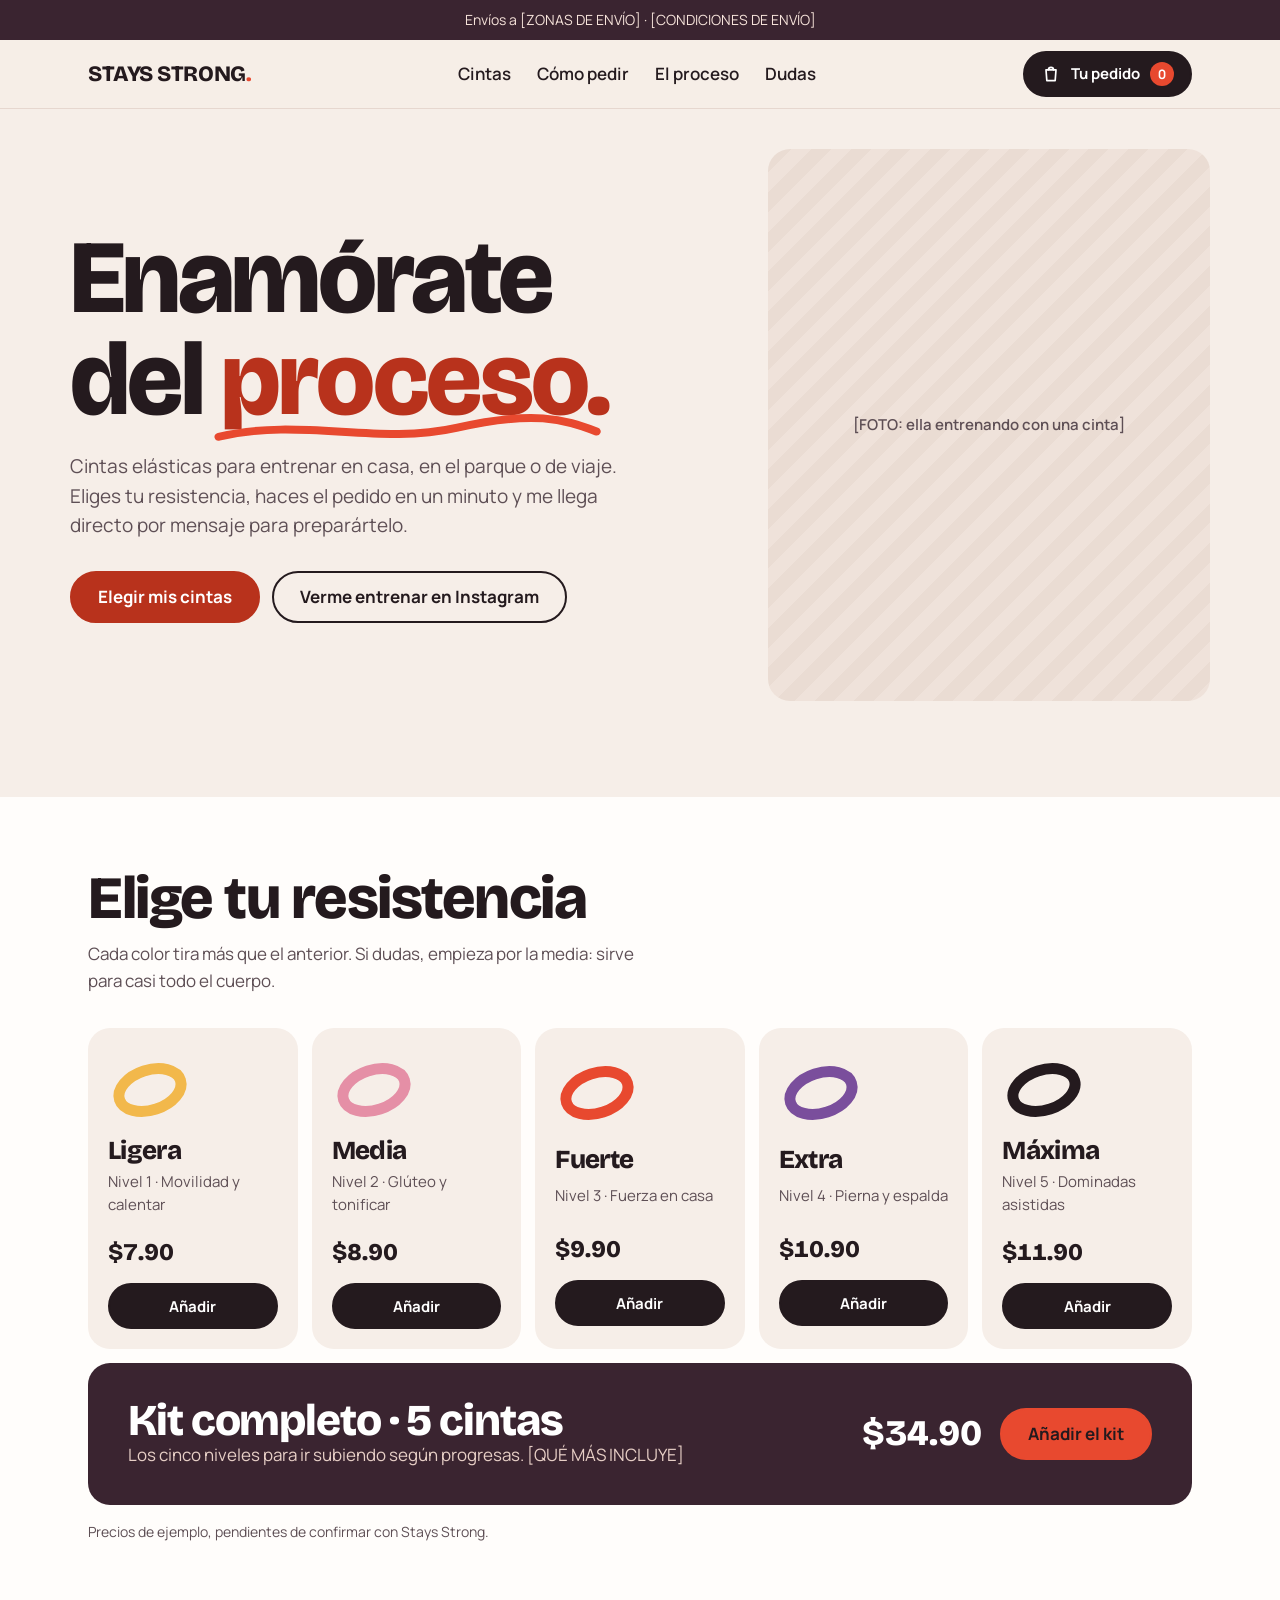
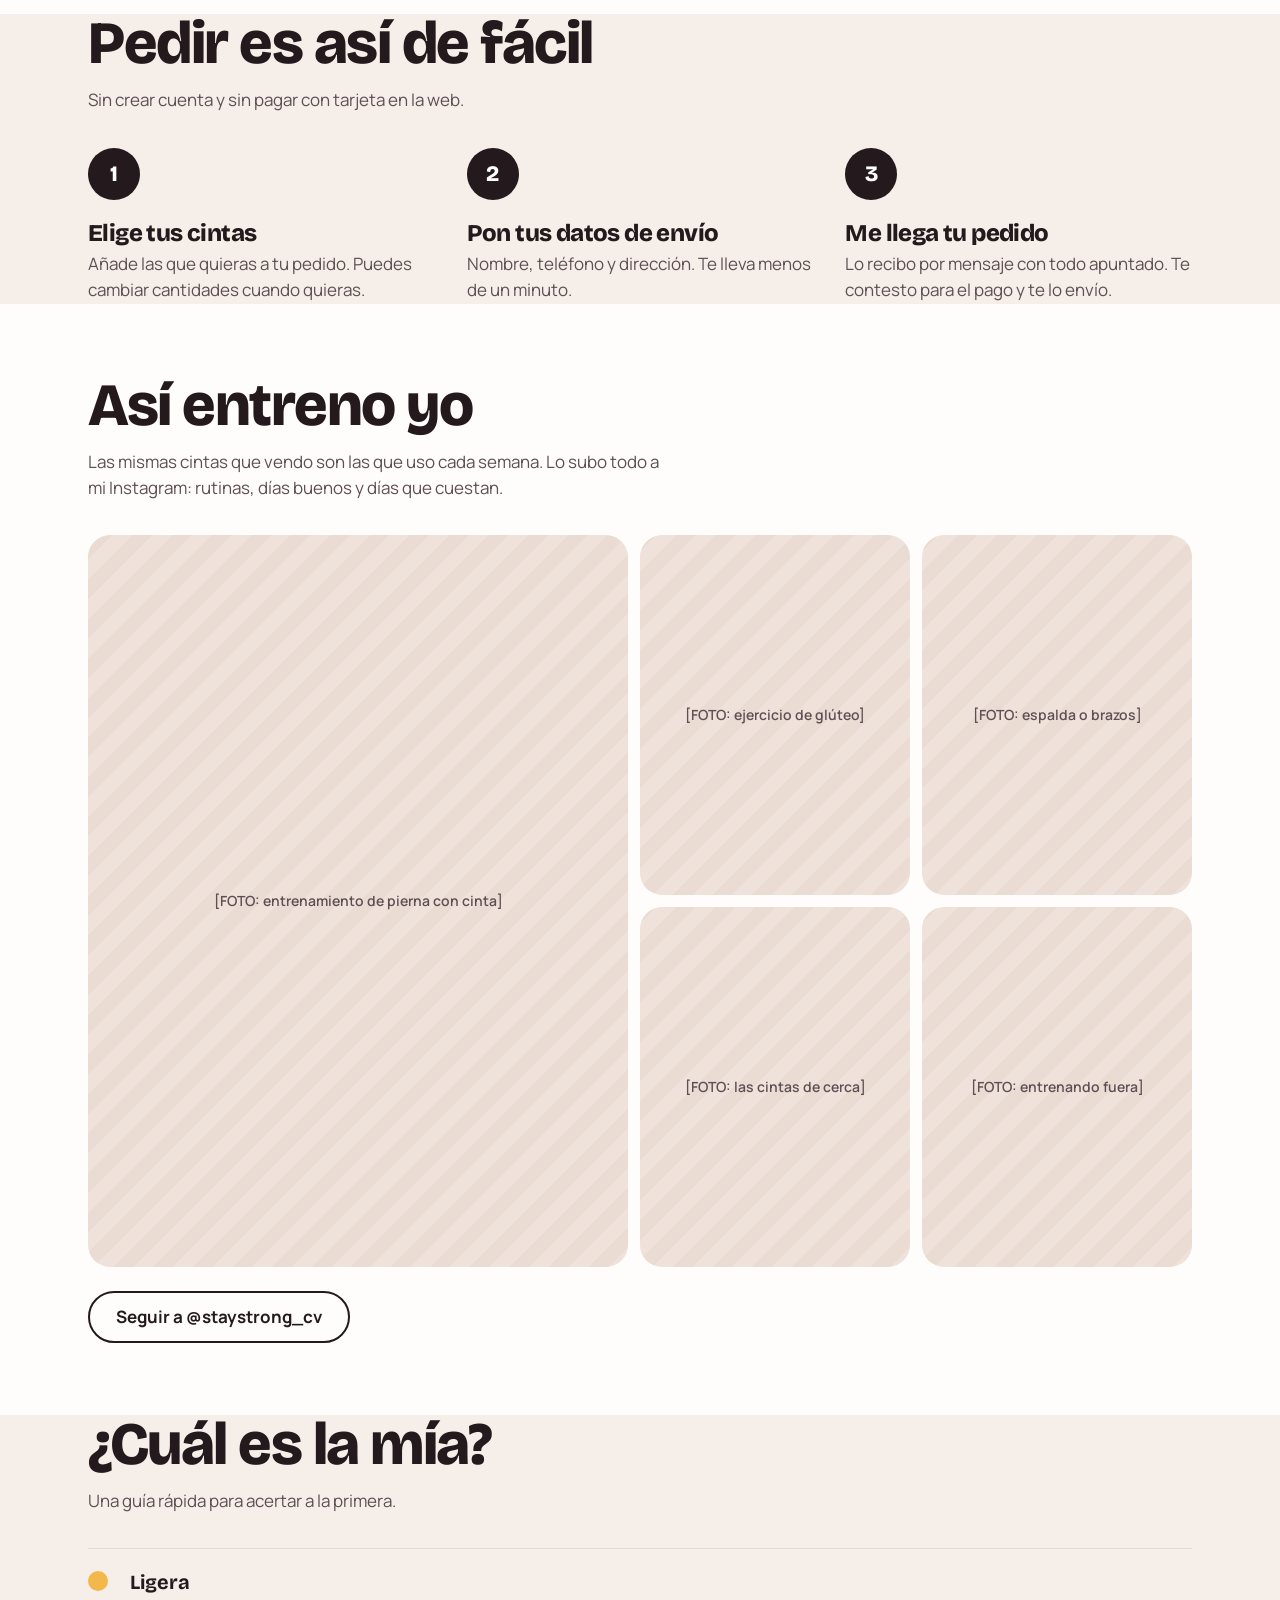
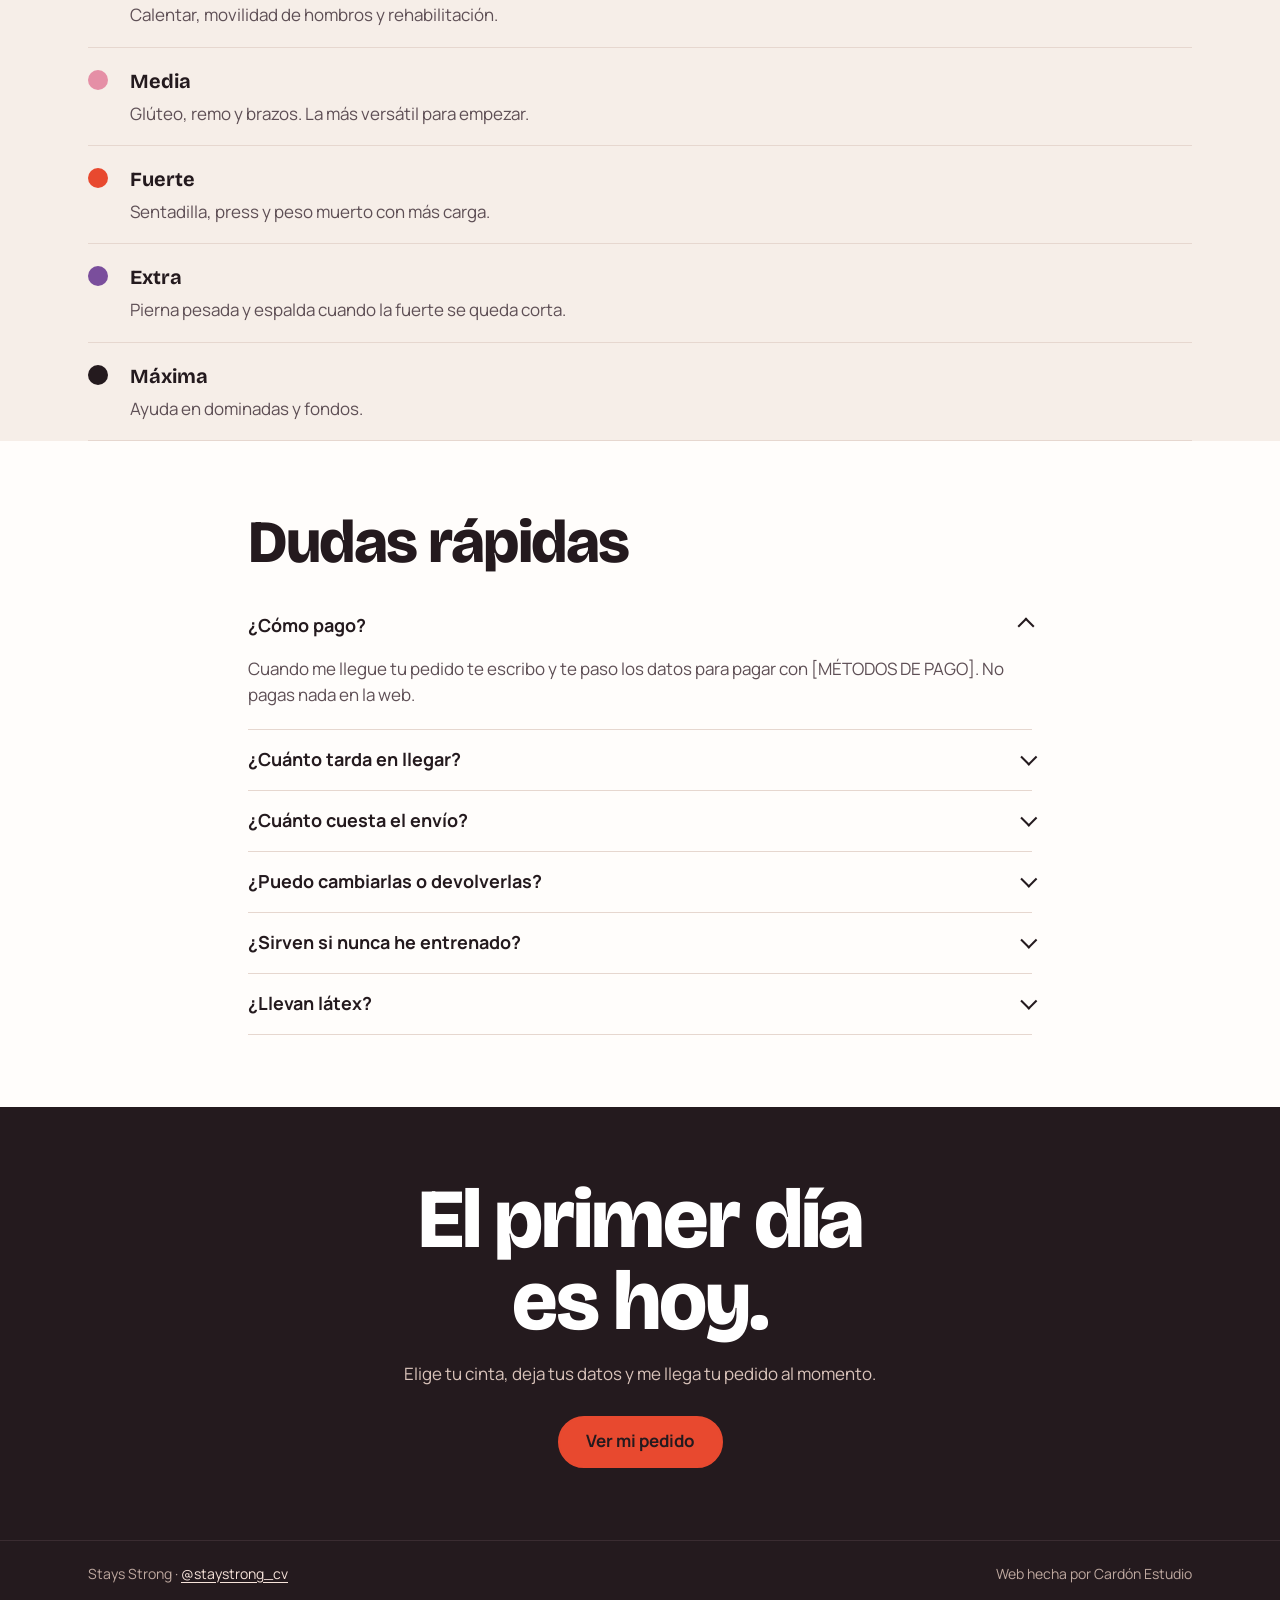
<file: clientes/staystrong/index.html>
<!doctype html>
<html lang="es">
<head>
<meta charset="utf-8">
<meta name="viewport" content="width=device-width, initial-scale=1, viewport-fit=cover">
<title>Stays Strong · Cintas elásticas para entrenar</title>
<meta name="description" content="Cintas elásticas de Stays Strong para entrenar en casa, en el parque o de viaje. Elige tu resistencia y haz tu pedido en un minuto. Enamórate del proceso.">
<meta name="theme-color" content="#F6EEE8">
<link rel="preconnect" href="https://fonts.googleapis.com">
<link rel="preconnect" href="https://fonts.gstatic.com" crossorigin>
<link href="https://fonts.googleapis.com/css2?family=Bricolage+Grotesque:opsz,wght@12..96,600;12..96,800&amp;family=Manrope:wght@400;600;700&amp;display=swap" rel="stylesheet">
<style>
:root{
  --fondo:#F6EEE8; --papel:#FFFDFB; --tinta:#241A1E; --suave:#5E4F55; --linea:#E6D7CF;
  --coral:#E8492F; --coral-osc:#B8321C; --ciruela:#3A2430;
  --b1:#F2B84B; --b2:#E58FA6; --b3:#E8492F; --b4:#7A4E9C; --b5:#241A1E;
  --radio:22px; --titular:"Bricolage Grotesque",system-ui,sans-serif; --texto:Manrope,system-ui,sans-serif;
}
*,*::before,*::after{box-sizing:border-box}
[hidden]{display:none!important}
html{scroll-behavior:smooth;-webkit-text-size-adjust:100%}
body{margin:0;background:var(--fondo);color:var(--tinta);font-family:var(--texto);font-size:17px;line-height:1.55}
img,svg{max-width:100%;display:block}
h1,h2,h3{font-family:var(--titular);font-weight:800;line-height:.98;letter-spacing:-.025em;margin:0;text-wrap:balance}
p{margin:0}
a{color:var(--coral-osc);text-underline-offset:3px}
::selection{background:var(--coral);color:#fff}
:focus-visible{outline:3px solid var(--coral);outline-offset:3px;border-radius:6px}
[id]{scroll-margin-top:84px}
button{font:inherit;color:inherit;touch-action:manipulation;cursor:pointer}
.envolver{max-width:1140px;margin:0 auto;padding:0 max(18px,env(safe-area-inset-left)) 0 max(18px,env(safe-area-inset-right))}
.saltar{position:absolute;left:-999px;top:8px;background:var(--tinta);color:#fff;padding:10px 16px;border-radius:999px;z-index:50}
.saltar:focus{left:12px}

/* Botones */
.btn{display:inline-flex;align-items:center;justify-content:center;gap:10px;min-height:52px;padding:0 26px;border-radius:999px;border:2px solid var(--tinta);background:var(--tinta);color:#fff;font-weight:700;text-decoration:none;transition:transform .2s cubic-bezier(.16,1,.3,1),background-color .2s,color .2s}
.btn:active{transform:scale(.97)}
.btn-claro{background:transparent;color:var(--tinta)}
.btn-coral{background:var(--coral-osc);border-color:var(--coral-osc)}
.btn[disabled]{opacity:.55;cursor:not-allowed}
@media (hover:hover) and (pointer:fine){
  .btn:hover{background:var(--coral-osc);border-color:var(--coral-osc);color:#fff}
  .btn-coral:hover{background:var(--tinta);border-color:var(--tinta)}
}

/* Cabecera */
.aviso{background:var(--ciruela);color:#F6E3DA;font-size:14px;text-align:center;padding:9px 18px}
header{position:sticky;top:0;z-index:20;background:rgba(246,238,232,.96);border-bottom:1px solid var(--linea)}
.cab{display:flex;align-items:center;justify-content:space-between;gap:12px;min-height:68px}
.logo{font-family:var(--titular);font-weight:800;font-size:22px;letter-spacing:-.02em;color:var(--tinta);text-decoration:none;white-space:nowrap}
.logo span{color:var(--coral)}
.nav{display:none;gap:26px}
.nav a{color:var(--tinta);text-decoration:none;font-weight:600}
.carrito-btn{min-height:46px;padding:0 16px;font-size:15px}
.burbuja{display:inline-grid;place-items:center;min-width:24px;height:24px;padding:0 6px;border-radius:999px;background:var(--coral);color:#fff;font-size:13px;font-variant-numeric:tabular-nums}
@media (min-width:860px){.nav{display:flex}}

/* Portada */
.portada{padding:40px 0 64px;display:grid;gap:36px}
.portada h1{font-size:clamp(50px,13vw,104px)}
.portada h1 .proceso{position:relative;display:inline-block;color:var(--coral-osc)}
.goma{position:absolute;left:-2%;right:-2%;bottom:-.16em;width:104%;height:.34em;overflow:visible}
.goma path{fill:none;stroke:var(--coral);stroke-width:9;stroke-linecap:round}
.portada .sub{font-size:19px;color:var(--suave);max-width:30em;margin:22px 0 30px}
.acciones{display:flex;flex-wrap:wrap;gap:12px}
.foto{position:relative;border-radius:var(--radio);overflow:hidden;background:repeating-linear-gradient(-45deg,#EFE2DA 0 14px,#EADCD3 14px 28px);aspect-ratio:4/5;display:grid;place-items:center;text-align:center;color:var(--suave);font-weight:600;font-size:15px;padding:20px}
.foto img{position:absolute;inset:0;width:100%;height:100%;object-fit:cover}
.portada .foto{max-width:460px;width:100%;justify-self:center}
@media (min-width:860px){.portada{grid-template-columns:1.2fr .8fr;align-items:center;padding:64px 0 96px}}

/* Secciones */
section{padding:72px 0}
.titulo-sec{font-size:clamp(38px,8vw,60px);margin-bottom:14px}
.intro{color:var(--suave);max-width:34em;margin-bottom:34px}
.blanco{background:var(--papel)}

/* Tienda */
.productos{display:grid;gap:14px;grid-template-columns:repeat(auto-fill,minmax(250px,1fr))}
.prod{background:var(--fondo);border-radius:var(--radio);padding:20px;display:grid;grid-template-columns:84px 1fr;grid-template-rows:auto auto;gap:6px 16px;align-items:center}
.prod svg{grid-row:span 2;width:84px;height:84px}
.prod h3{font-size:26px}
.prod .para{color:var(--suave);font-size:15px}
.prod .pie{grid-column:1/-1;display:flex;align-items:center;justify-content:space-between;gap:12px;margin-top:12px}
.precio{font-family:var(--titular);font-weight:800;font-size:24px;font-variant-numeric:tabular-nums;white-space:nowrap}
.prod .btn{min-height:46px;padding:0 20px;font-size:15px}
@media (min-width:1000px){.productos{grid-template-columns:repeat(5,1fr)}.prod{grid-template-columns:1fr}.prod svg{grid-row:auto}.prod .pie{flex-direction:column;align-items:flex-start}.prod .pie .btn{width:100%}}
.kit{margin-top:14px;background:var(--ciruela);color:#F6E3DA;border-radius:var(--radio);padding:28px 22px;display:grid;gap:18px}
.kit h3{color:#fff;font-size:clamp(30px,6vw,44px)}
.kit p{color:#E7CFC6}
.kit .fila{display:flex;flex-wrap:wrap;align-items:center;gap:18px}
.kit .precio{font-size:36px;color:#fff}
.kit .btn{background:var(--coral);border-color:var(--coral);color:var(--tinta)}
@media (hover:hover) and (pointer:fine){.kit .btn:hover{background:#fff;border-color:#fff;color:var(--tinta)}}
@media (min-width:860px){.kit{grid-template-columns:1fr auto;align-items:center;padding:36px 40px}}
.nota{font-size:14px;color:var(--suave);margin-top:16px}

/* Cómo pedir */
.pasos{list-style:none;margin:0;padding:0;display:grid;gap:22px}
.pasos li{display:grid;grid-template-columns:52px 1fr;gap:16px;align-items:start}
.pasos .n{width:52px;height:52px;border-radius:50%;display:grid;place-items:center;background:var(--tinta);color:#fff;font-family:var(--titular);font-weight:800;font-size:22px}
.pasos h3{font-size:24px;margin:6px 0 6px}
.pasos p{color:var(--suave)}
@media (min-width:860px){.pasos{grid-template-columns:repeat(3,1fr);gap:32px}.pasos li{grid-template-columns:1fr}}

/* Proceso / galería */
.galeria{display:grid;grid-template-columns:repeat(2,1fr);gap:12px}
.galeria .foto{aspect-ratio:3/4;font-size:14px}
.galeria .foto:first-child{grid-column:span 2;aspect-ratio:16/10}
@media (min-width:860px){.galeria{grid-template-columns:2fr 1fr 1fr}.galeria .foto:first-child{grid-column:auto;grid-row:span 2;aspect-ratio:auto}}

/* Elegir */
.niveles{list-style:none;margin:0;padding:0;border-top:1px solid var(--linea)}
.niveles li{display:grid;grid-template-columns:28px 1fr;gap:4px 14px;padding:18px 0;border-bottom:1px solid var(--linea)}
.niveles .punto{width:20px;height:20px;border-radius:50%;margin-top:4px}
.niveles b{font-family:var(--titular);font-size:20px}
.niveles span.d{grid-column:2;color:var(--suave)}

/* Dudas */
details{border-bottom:1px solid var(--linea)}
summary{list-style:none;min-height:60px;display:flex;align-items:center;justify-content:space-between;gap:16px;padding:14px 0;font-weight:700;font-size:18px;cursor:pointer}
summary::-webkit-details-marker{display:none}
summary::after{content:"";width:12px;height:12px;flex:none;border-right:2.5px solid currentColor;border-bottom:2.5px solid currentColor;transform:rotate(45deg) translateY(-4px);transition:transform .25s cubic-bezier(.16,1,.3,1)}
details[open] summary::after{transform:rotate(-135deg)}
details p{color:var(--suave);padding-bottom:20px}

/* Final */
.final{background:var(--tinta);color:#F6E3DA;text-align:center}
.final h2{color:#fff;font-size:clamp(42px,10vw,84px);margin-bottom:18px}
.final p{color:#D9C3BA;max-width:30em;margin:0 auto 28px}
.final .btn{background:var(--coral);border-color:var(--coral);color:var(--tinta)}
footer{background:var(--tinta);color:#BFA9A0;font-size:14px;padding:22px 0 calc(22px + env(safe-area-inset-bottom));border-top:1px solid #3A2C31}
footer .envolver{display:flex;flex-wrap:wrap;gap:10px 22px;justify-content:space-between}
footer a{color:#F6E3DA}

/* Panel del carrito */
dialog.panel{margin:0 0 0 auto;padding:0;border:0;width:min(440px,100%);max-width:100%;height:100dvh;max-height:100dvh;background:var(--papel);color:var(--tinta);display:none;flex-direction:column;overscroll-behavior:contain}
dialog.panel[open]{display:flex}
dialog.panel::backdrop{background:rgba(36,26,30,.5)}
.panel-cab{display:flex;align-items:center;justify-content:space-between;gap:12px;padding:16px 18px;border-bottom:1px solid var(--linea)}
.panel-cab h2{font-size:26px}
.cerrar{width:46px;height:46px;border-radius:50%;border:2px solid var(--tinta);background:transparent;display:grid;place-items:center}
.panel-cuerpo{flex:1;overflow-y:auto;padding:18px;overscroll-behavior:contain}
.panel-pie{padding:16px 18px calc(16px + env(safe-area-inset-bottom));border-top:1px solid var(--linea);display:grid;gap:12px}
.total{display:flex;justify-content:space-between;align-items:baseline;font-weight:700}
.total .precio{font-size:26px}
.linea-cart{display:grid;grid-template-columns:1fr auto;gap:6px 12px;padding:14px 0;border-bottom:1px solid var(--linea)}
.linea-cart .nom{font-weight:700}
.linea-cart .sub{color:var(--suave);font-size:15px;font-variant-numeric:tabular-nums}
.cantidad{display:flex;align-items:center;gap:4px}
.cantidad button{width:44px;height:44px;border-radius:50%;border:1.5px solid var(--linea);background:var(--fondo);font-size:20px;font-weight:700;line-height:1}
.cantidad output{min-width:28px;text-align:center;font-weight:700;font-variant-numeric:tabular-nums}
.quitar{background:none;border:0;color:var(--coral-osc);font-weight:600;font-size:14px;padding:10px 0;min-height:44px;text-align:left;text-decoration:underline;text-underline-offset:3px}
.vacio{text-align:center;color:var(--suave);padding:40px 10px}
.vacio .btn{margin-top:18px}

/* Formulario */
.campo{display:grid;gap:6px;margin-bottom:16px}
.campo label{font-weight:700;font-size:15px}
.campo .ayuda{font-size:14px;color:var(--suave)}
.campo input,.campo textarea{font:inherit;font-size:17px;color:var(--tinta);background:#fff;border:1.5px solid #CDB9AF;border-radius:14px;min-height:50px;padding:12px 14px;width:100%}
.campo textarea{min-height:90px;resize:vertical}
.campo input:focus,.campo textarea:focus{outline:none;border-color:var(--tinta);box-shadow:0 0 0 3px rgba(232,73,47,.35)}
.campo [aria-invalid="true"]{border-color:var(--coral-osc)}
.error{color:var(--coral-osc);font-size:14px;font-weight:600;min-height:0}
.dos{display:grid;grid-template-columns:1fr 1fr;gap:0 12px}
fieldset{border:0;padding:0;margin:0 0 10px}
legend{font-weight:700;font-size:15px;margin-bottom:8px}
.canal{display:flex;align-items:center;gap:12px;min-height:56px;padding:10px 14px;border:1.5px solid #CDB9AF;border-radius:14px;margin-bottom:8px;background:#fff;cursor:pointer}
.canal input{width:20px;height:20px;accent-color:var(--coral-osc)}
.canal:has(input:checked){border-color:var(--tinta);box-shadow:0 0 0 1px var(--tinta)}
.resumen{background:var(--fondo);border-radius:16px;padding:14px 16px;font-size:15px;margin-bottom:18px}
.mensaje-previo{white-space:pre-wrap;background:var(--fondo);border-radius:16px;padding:14px 16px;font-size:15px;max-height:260px;overflow:auto}
.ok{width:64px;height:64px;border-radius:50%;background:var(--coral);display:grid;place-items:center;margin-bottom:16px}
.listo h3{font-size:30px;margin-bottom:10px}
.listo p{color:var(--suave);margin-bottom:16px}
.estado{font-size:14px;color:var(--suave)}

/* Movimiento: un solo momento, la goma que se estira bajo "proceso" */
@media (prefers-reduced-motion:no-preference){
  .goma path{stroke-dasharray:420;stroke-dashoffset:420;animation:estirar 1.1s .35s cubic-bezier(.16,1,.3,1) forwards}
  @keyframes estirar{to{stroke-dashoffset:0}}
  .burbuja.salta{animation:salta .35s cubic-bezier(.16,1,.3,1)}
  @keyframes salta{40%{transform:scale(1.35)}}
}
@media (prefers-reduced-motion:reduce){html{scroll-behavior:auto}}
</style>
</head>
<body>
<a class="saltar" href="#contenido">Saltar al contenido</a>

<p class="aviso">Envíos a [ZONAS DE ENVÍO] · [CONDICIONES DE ENVÍO]</p>

<header>
  <div class="envolver cab">
    <a class="logo" href="#inicio" aria-label="Stays Strong, ir al inicio">STAYS STRONG<span>.</span></a>
    <nav class="nav" aria-label="Principal">
      <a href="#tienda">Cintas</a>
      <a href="#como-pedir">Cómo pedir</a>
      <a href="#proceso">El proceso</a>
      <a href="#dudas">Dudas</a>
    </nav>
    <button type="button" class="btn carrito-btn" data-abrir-carrito aria-label="Abrir tu pedido, 0 cintas">
      <svg aria-hidden="true" width="20" height="20" viewBox="0 0 24 24" fill="none" stroke="currentColor" stroke-width="2" stroke-linecap="round" stroke-linejoin="round"><path d="M6 7h12l-1 13H7z"/><path d="M9 7a3 3 0 0 1 6 0"/></svg>
      Tu pedido <span class="burbuja" id="burbuja">0</span>
    </button>
  </div>
</header>

<main id="contenido">
  <section id="inicio" class="envolver portada" style="padding-top:40px">
    <div>
      <h1>Enamórate del <span class="proceso">proceso.<svg class="goma" viewBox="0 0 400 40" preserveAspectRatio="none" aria-hidden="true"><path d="M6 28 C 90 6, 170 38, 250 18 S 360 8, 394 22"/></svg></span></h1>
      <p class="sub">Cintas elásticas para entrenar en casa, en el parque o de viaje. Eliges tu resistencia, haces el pedido en un minuto y me llega directo por mensaje para preparártelo.</p>
      <div class="acciones">
        <a class="btn btn-coral" href="#tienda">Elegir mis cintas</a>
        <a class="btn btn-claro" id="ig-portada" href="https://www.instagram.com/staystrong_cv/" target="_blank" rel="noopener">Verme entrenar en Instagram</a>
      </div>
    </div>
    <div class="foto" data-foto="portada">[FOTO: ella entrenando con una cinta]</div>
  </section>

  <section id="tienda" class="blanco">
    <div class="envolver">
      <h2 class="titulo-sec">Elige tu resistencia</h2>
      <p class="intro">Cada color tira más que el anterior. Si dudas, empieza por la media: sirve para casi todo el cuerpo.</p>
      <div class="productos" id="productos"></div>
      <div class="kit">
        <div>
          <h3 id="kit-nombre">Kit completo</h3>
          <p id="kit-desc"></p>
        </div>
        <div class="fila">
          <span class="precio" id="kit-precio"></span>
          <button type="button" class="btn" data-anadir="kit">Añadir el kit</button>
        </div>
      </div>
      <p class="nota">Precios de ejemplo, pendientes de confirmar con Stays Strong.</p>
    </div>
  </section>

  <section id="como-pedir" class="envolver">
    <h2 class="titulo-sec">Pedir es así de fácil</h2>
    <p class="intro">Sin crear cuenta y sin pagar con tarjeta en la web.</p>
    <ol class="pasos">
      <li><span class="n" aria-hidden="true">1</span><div><h3>Elige tus cintas</h3><p>Añade las que quieras a tu pedido. Puedes cambiar cantidades cuando quieras.</p></div></li>
      <li><span class="n" aria-hidden="true">2</span><div><h3>Pon tus datos de envío</h3><p>Nombre, teléfono y dirección. Te lleva menos de un minuto.</p></div></li>
      <li><span class="n" aria-hidden="true">3</span><div><h3>Me llega tu pedido</h3><p>Lo recibo por mensaje con todo apuntado. Te contesto para el pago y te lo envío.</p></div></li>
    </ol>
  </section>

  <section id="proceso" class="blanco">
    <div class="envolver">
      <h2 class="titulo-sec">Así entreno yo</h2>
      <p class="intro">Las mismas cintas que vendo son las que uso cada semana. Lo subo todo a mi Instagram: rutinas, días buenos y días que cuestan.</p>
      <div class="galeria" id="galeria">
        <div class="foto" data-foto="galeria-0">[FOTO: entrenamiento de pierna con cinta]</div>
        <div class="foto" data-foto="galeria-1">[FOTO: ejercicio de glúteo]</div>
        <div class="foto" data-foto="galeria-2">[FOTO: espalda o brazos]</div>
        <div class="foto" data-foto="galeria-3">[FOTO: las cintas de cerca]</div>
        <div class="foto" data-foto="galeria-4">[FOTO: entrenando fuera]</div>
      </div>
      <p style="margin-top:24px"><a class="btn btn-claro" id="ig-proceso" href="https://www.instagram.com/staystrong_cv/" target="_blank" rel="noopener">Seguir a @staystrong_cv</a></p>
    </div>
  </section>

  <section id="elegir" class="envolver">
    <h2 class="titulo-sec">¿Cuál es la mía?</h2>
    <p class="intro">Una guía rápida para acertar a la primera.</p>
    <ul class="niveles" id="niveles"></ul>
  </section>

  <section id="dudas" class="blanco">
    <div class="envolver" style="max-width:820px">
      <h2 class="titulo-sec" style="margin-bottom:24px">Dudas rápidas</h2>
      <details open><summary>¿Cómo pago?</summary><p>Cuando me llegue tu pedido te escribo y te paso los datos para pagar con [MÉTODOS DE PAGO]. No pagas nada en la web.</p></details>
      <details><summary>¿Cuánto tarda en llegar?</summary><p>[PLAZO DE ENVÍO]</p></details>
      <details><summary>¿Cuánto cuesta el envío?</summary><p>[PRECIO DEL ENVÍO]</p></details>
      <details><summary>¿Puedo cambiarlas o devolverlas?</summary><p>[POLÍTICA DE CAMBIOS Y DEVOLUCIONES]</p></details>
      <details><summary>¿Sirven si nunca he entrenado?</summary><p>Sí. Empieza con la ligera o la media y sube de nivel cuando el ejercicio te resulte fácil.</p></details>
      <details><summary>¿Llevan látex?</summary><p>[MATERIAL DE LAS CINTAS]. Si tienes alergia al látex, pregúntame antes de pedir.</p></details>
    </div>
  </section>

  <section class="final">
    <div class="envolver">
      <h2>El primer día<br>es hoy.</h2>
      <p>Elige tu cinta, deja tus datos y me llega tu pedido al momento.</p>
      <button type="button" class="btn" data-abrir-carrito>Ver mi pedido</button>
    </div>
  </section>
</main>

<footer>
  <div class="envolver">
    <span>Stays Strong · <a href="https://www.instagram.com/staystrong_cv/" target="_blank" rel="noopener">@staystrong_cv</a></span>
    <span>Web hecha por Cardón Estudio</span>
  </div>
</footer>

<!-- Panel del pedido -->
<dialog class="panel" id="panel" aria-labelledby="panel-titulo">
  <div class="panel-cab">
    <h2 id="panel-titulo">Tu pedido</h2>
    <button type="button" class="cerrar" id="cerrar" aria-label="Cerrar">
      <svg aria-hidden="true" width="18" height="18" viewBox="0 0 24 24" fill="none" stroke="currentColor" stroke-width="2.5" stroke-linecap="round"><path d="M5 5l14 14M19 5L5 19"/></svg>
    </button>
  </div>

  <!-- Paso 1: carrito -->
  <div class="panel-cuerpo" id="paso-carrito"></div>
  <div class="panel-pie" id="pie-carrito">
    <div class="total"><span>Total</span><span class="precio" id="total"></span></div>
    <button type="button" class="btn btn-coral" id="ir-datos">Poner mis datos de envío</button>
  </div>

  <!-- Paso 2: datos -->
  <form class="panel-cuerpo" id="paso-datos" hidden novalidate>
    <div class="resumen" id="resumen"></div>
    <div class="campo"><label for="f-nombre">Nombre y apellidos</label><input id="f-nombre" name="nombre" autocomplete="name" required><span class="error" id="e-nombre"></span></div>
    <div class="campo"><label for="f-tel">Teléfono</label><input id="f-tel" name="telefono" type="tel" inputmode="tel" autocomplete="tel" required><span class="ayuda">Para avisarte del envío.</span><span class="error" id="e-tel"></span></div>
    <div class="campo"><label for="f-dir">Dirección</label><input id="f-dir" name="direccion" autocomplete="street-address" required><span class="error" id="e-dir"></span></div>
    <div class="dos">
      <div class="campo"><label for="f-ciudad">Ciudad</label><input id="f-ciudad" name="ciudad" autocomplete="address-level2" required><span class="error" id="e-ciudad"></span></div>
      <div class="campo"><label for="f-cp">Código postal</label><input id="f-cp" name="cp" inputmode="numeric" autocomplete="postal-code" spellcheck="false" required><span class="error" id="e-cp"></span></div>
    </div>
    <div class="campo"><label for="f-notas">Notas (opcional)</label><textarea id="f-notas" name="notas" placeholder="Por ejemplo: quiero regalarlo, o cuál me recomiendas"></textarea></div>
    <fieldset id="canales">
      <legend>¿Por dónde mandamos el pedido?</legend>
    </fieldset>
    <p class="estado" id="estado" aria-live="polite"></p>
  </form>
  <div class="panel-pie" id="pie-datos" hidden>
    <button type="submit" form="paso-datos" class="btn btn-coral" id="enviar">Enviar mi pedido</button>
    <button type="button" class="btn btn-claro" id="volver">Volver al pedido</button>
  </div>

  <!-- Paso 3: listo -->
  <div class="panel-cuerpo listo" id="paso-listo" hidden tabindex="-1">
    <div class="ok" aria-hidden="true"><svg width="30" height="30" viewBox="0 0 24 24" fill="none" stroke="#241A1E" stroke-width="3" stroke-linecap="round" stroke-linejoin="round"><path d="M5 12.5l4.5 4.5L19 7.5"/></svg></div>
    <h3 id="listo-titulo">Pedido preparado</h3>
    <p id="listo-texto"></p>
    <div class="mensaje-previo" id="mensaje-previo"></div>
    <div style="display:grid;gap:10px;margin-top:16px">
      <a class="btn btn-coral" id="reabrir" href="#" target="_blank" rel="noopener" hidden>Abrir el chat otra vez</a>
      <button type="button" class="btn btn-claro" id="copiar">Copiar el pedido</button>
      <button type="button" class="btn btn-claro" id="nuevo">Hacer otro pedido</button>
    </div>
    <p class="estado" id="estado-listo" aria-live="polite" style="margin-top:12px"></p>
  </div>
</dialog>

<script>
/* =========================================================
   AJUSTES DE LA TIENDA — lo único que hay que tocar
   ========================================================= */
var AJUSTES = {
  marca: 'Stays Strong',
  instagram: 'staystrong_cv',          // usuario de Instagram (sin @)
  whatsapp: '',                        // [WHATSAPP] número con prefijo y sin espacios, ej. '13055551234'. Vacío = no aparece
  correoPedidos: '',                   // [CORREO] si se pone, cada pedido le llega también al correo AUTOMÁTICAMENTE (FormSubmit)
  moneda: 'USD',                       // [MONEDA] 'USD' o 'EUR'
  idioma: 'es-US',                     // formato de precios
  fotos: {                             // rutas de sus fotos, ej. 'fotos/portada.jpg'. Vacío = recuadro de muestra
    'portada': '', 'galeria-0': '', 'galeria-1': '', 'galeria-2': '', 'galeria-3': '', 'galeria-4': ''
  }
};
// Productos y precios (precios DE EJEMPLO: confirmar con ella)
var PRODUCTOS = [
  { id:'ligera',  nombre:'Ligera',  nivel:'Nivel 1', para:'Movilidad y calentar', color:'var(--b1)', precio:7.90,  guia:'Calentar, movilidad de hombros y rehabilitación.' },
  { id:'media',   nombre:'Media',   nivel:'Nivel 2', para:'Glúteo y tonificar',   color:'var(--b2)', precio:8.90,  guia:'Glúteo, remo y brazos. La más versátil para empezar.' },
  { id:'fuerte',  nombre:'Fuerte',  nivel:'Nivel 3', para:'Fuerza en casa',       color:'var(--b3)', precio:9.90,  guia:'Sentadilla, press y peso muerto con más carga.' },
  { id:'extra',   nombre:'Extra',   nivel:'Nivel 4', para:'Pierna y espalda',     color:'var(--b4)', precio:10.90, guia:'Pierna pesada y espalda cuando la fuerte se queda corta.' },
  { id:'maxima',  nombre:'Máxima',  nivel:'Nivel 5', para:'Dominadas asistidas',  color:'var(--b5)', precio:11.90, guia:'Ayuda en dominadas y fondos.' }
];
var KIT = { id:'kit', nombre:'Kit completo · 5 cintas', desc:'Los cinco niveles para ir subiendo según progresas. [QUÉ MÁS INCLUYE]', precio:34.90 };

/* ========================================================= */
(function(){
  var todos = PRODUCTOS.concat([KIT]);
  var porId = {}; todos.forEach(function(p){ porId[p.id] = p; });
  var fmt = new Intl.NumberFormat(AJUSTES.idioma, { style:'currency', currency:AJUSTES.moneda });
  var $ = function(id){ return document.getElementById(id); };
  var CLAVE = 'staystrong-pedido';

  // Fotos
  document.querySelectorAll('[data-foto]').forEach(function(el){
    var src = AJUSTES.fotos[el.dataset.foto];
    if (!src) return;
    var img = new Image();
    img.alt = 'Stays Strong entrenando con cintas elásticas';
    img.decoding = 'async';
    if (el.dataset.foto === 'portada') img.fetchPriority = 'high'; else img.loading = 'lazy';
    img.src = src; el.textContent = ''; el.appendChild(img);
  });

  // Instagram enlaces
  var urlIG = 'https://www.instagram.com/' + AJUSTES.instagram + '/';
  ['ig-portada','ig-proceso'].forEach(function(id){ var a=$(id); if(a) a.href = urlIG; });

  // Pintar productos
  function banda(color){
    return '<svg viewBox="0 0 84 84" aria-hidden="true"><ellipse cx="42" cy="42" rx="32" ry="20" transform="rotate(-18 42 42)" fill="none" stroke="'+color+'" stroke-width="11"/></svg>';
  }
  $('productos').innerHTML = PRODUCTOS.map(function(p){
    return '<article class="prod">'+banda(p.color)+
      '<h3>'+p.nombre+'</h3><p class="para">'+p.nivel+' · '+p.para+'</p>'+
      '<div class="pie"><span class="precio">'+fmt.format(p.precio)+'</span>'+
      '<button type="button" class="btn" data-anadir="'+p.id+'" aria-label="Añadir cinta '+p.nombre+' al pedido">Añadir</button></div></article>';
  }).join('');
  $('kit-nombre').textContent = KIT.nombre;
  $('kit-desc').textContent = KIT.desc;
  $('kit-precio').textContent = fmt.format(KIT.precio);
  $('niveles').innerHTML = PRODUCTOS.map(function(p){
    return '<li><span class="punto" style="background:'+p.color+'"></span><b>'+p.nombre+'</b><span class="d">'+p.guia+'</span></li>';
  }).join('');

  // Carrito con memoria
  var carrito = {};
  try { carrito = JSON.parse(localStorage.getItem(CLAVE)) || {}; } catch(e){ carrito = {}; }
  Object.keys(carrito).forEach(function(k){ if(!porId[k] || !(carrito[k] > 0)) delete carrito[k]; });
  function guardar(){ try { localStorage.setItem(CLAVE, JSON.stringify(carrito)); } catch(e){} }
  function unidades(){ return Object.keys(carrito).reduce(function(a,k){ return a + carrito[k]; }, 0); }
  function total(){ return Object.keys(carrito).reduce(function(a,k){ return a + carrito[k]*porId[k].precio; }, 0); }

  function pintarCarrito(){
    var n = unidades();
    $('burbuja').textContent = n;
    document.querySelectorAll('.carrito-btn').forEach(function(b){ b.setAttribute('aria-label','Abrir tu pedido, '+n+(n===1?' cinta':' cintas')); });
    var ids = Object.keys(carrito);
    if (!ids.length){
      $('paso-carrito').innerHTML = '<div class="vacio"><p>Tu pedido está vacío.</p><button type="button" class="btn" data-ir-tienda>Elegir mis cintas</button></div>';
      $('pie-carrito').hidden = true;
      return;
    }
    $('pie-carrito').hidden = false;
    $('paso-carrito').innerHTML = ids.map(function(k){
      var p = porId[k], c = carrito[k];
      return '<div class="linea-cart"><div><div class="nom">'+p.nombre+'</div><div class="sub">'+fmt.format(p.precio)+' c/u · '+fmt.format(p.precio*c)+'</div>'+
        '<button type="button" class="quitar" data-quitar="'+k+'">Quitar</button></div>'+
        '<div class="cantidad"><button type="button" data-menos="'+k+'" aria-label="Una menos de '+p.nombre+'">−</button><output aria-live="polite">'+c+'</output>'+
        '<button type="button" data-mas="'+k+'" aria-label="Una más de '+p.nombre+'">+</button></div></div>';
    }).join('');
    $('total').textContent = fmt.format(total());
  }

  function anadir(id, boton){
    carrito[id] = (carrito[id]||0) + 1; guardar(); pintarCarrito();
    var b = $('burbuja'); b.classList.remove('salta'); void b.offsetWidth; b.classList.add('salta');
    if (boton){
      var txt = boton.dataset.txt || (boton.dataset.txt = boton.textContent);
      boton.textContent = (id === 'kit' ? 'Añadido · ' : 'Añadida · ') + carrito[id];
      clearTimeout(boton._t); boton._t = setTimeout(function(){ boton.textContent = txt; }, 1600);
    }
  }

  // Panel
  var panel = $('panel');
  function mostrarPaso(paso){
    $('paso-carrito').hidden = paso !== 'carrito';
    $('pie-carrito').hidden = paso !== 'carrito' || !unidades();
    $('paso-datos').hidden = paso !== 'datos';
    $('pie-datos').hidden = paso !== 'datos';
    $('paso-listo').hidden = paso !== 'listo';
    $('panel-titulo').textContent = paso === 'datos' ? 'Tus datos de envío' : paso === 'listo' ? 'Pedido enviado' : 'Tu pedido';
  }
  function abrir(){ pintarCarrito(); mostrarPaso('carrito'); if (!panel.open) panel.showModal(); }
  function cerrar(){ panel.close(); }
  $('cerrar').addEventListener('click', cerrar);
  panel.addEventListener('click', function(e){ if (e.target === panel) cerrar(); });

  document.addEventListener('click', function(e){
    var t = e.target.closest('button,a'); if (!t) return;
    if (t.hasAttribute('data-abrir-carrito')) abrir();
    else if (t.dataset.anadir) anadir(t.dataset.anadir, t);
    else if (t.dataset.mas){ carrito[t.dataset.mas]++; guardar(); pintarCarrito(); foco('[data-mas="'+t.dataset.mas+'"]'); }
    else if (t.dataset.menos){ var k=t.dataset.menos; carrito[k]--; if(carrito[k]<1) delete carrito[k]; guardar(); pintarCarrito(); foco(carrito[k] ? '[data-menos="'+k+'"]' : '#cerrar'); }
    else if (t.dataset.quitar){ delete carrito[t.dataset.quitar]; guardar(); pintarCarrito(); foco('#cerrar'); }
    else if (t.hasAttribute('data-ir-tienda')){ cerrar(); location.hash = 'tienda'; }
  });
  function foco(sel){ var el = panel.querySelector(sel); if (el) el.focus(); }

  // Canales de envío del pedido
  var canales = [];
  if (AJUSTES.whatsapp) canales.push({ v:'whatsapp', t:'WhatsApp', d:'Se abre WhatsApp con el pedido ya escrito. Solo das a enviar.' });
  if (AJUSTES.instagram) canales.push({ v:'instagram', t:'Instagram', d:'Copiamos el pedido y se abre el chat de @'+AJUSTES.instagram+'. Solo pegas y envías.' });
  $('canales').insertAdjacentHTML('beforeend', canales.map(function(c,i){
    return '<label class="canal"><input type="radio" name="canal" value="'+c.v+'"'+(i===0?' checked':'')+'><span><b>'+c.t+'</b><br><span class="estado">'+c.d+'</span></span></label>';
  }).join(''));
  if (canales.length < 2) $('canales').querySelector('legend').textContent = 'Tu pedido se manda por:';

  $('ir-datos').addEventListener('click', function(){
    $('resumen').innerHTML = Object.keys(carrito).map(function(k){ return carrito[k]+' × '+porId[k].nombre; }).join(' · ') + '<br><b>Total: '+fmt.format(total())+'</b>';
    mostrarPaso('datos'); $('f-nombre').focus();
  });
  $('volver').addEventListener('click', function(){ mostrarPaso('carrito'); $('ir-datos').focus(); });

  // Validación
  var reglas = [
    ['f-nombre','e-nombre', function(v){ return v.length >= 2 || 'Escribe tu nombre para saber a quién enviarlo.'; }],
    ['f-tel','e-tel', function(v){ return v.replace(/\D/g,'').length >= 7 || 'Escribe un teléfono con al menos 7 números.'; }],
    ['f-dir','e-dir', function(v){ return v.length >= 4 || 'Escribe la calle y el número.'; }],
    ['f-ciudad','e-ciudad', function(v){ return v.length >= 2 || 'Escribe tu ciudad.'; }],
    ['f-cp','e-cp', function(v){ return v.length >= 3 || 'Escribe tu código postal.'; }]
  ];
  function validar(){
    var primero = null;
    reglas.forEach(function(r){
      var inp = $(r[0]), res = r[2](inp.value.trim());
      var mal = res !== true;
      inp.setAttribute('aria-invalid', mal);
      if (mal) inp.setAttribute('aria-describedby', r[1]); else inp.removeAttribute('aria-describedby');
      $(r[1]).textContent = mal ? res : '';
      if (mal && !primero) primero = inp;
    });
    if (primero) primero.focus();
    return !primero;
  }
  reglas.forEach(function(r){ $(r[0]).addEventListener('input', function(){ if (this.getAttribute('aria-invalid')==='true'){ var res=r[2](this.value.trim()); if(res===true){ this.setAttribute('aria-invalid','false'); $(r[1]).textContent=''; } } }); });

  function codigoPedido(){
    var d = new Date(), z = function(n){ return String(n).padStart(2,'0'); };
    return 'SS-' + String(d.getFullYear()).slice(2) + z(d.getMonth()+1) + z(d.getDate()) + '-' + Math.floor(1000 + Math.random()*9000);
  }

  function construirMensaje(codigo, datos){
    var lineas = Object.keys(carrito).map(function(k){ var p=porId[k]; return '• '+carrito[k]+' × '+p.nombre+' — '+fmt.format(p.precio*carrito[k]); });
    return [
      'Hola '+AJUSTES.marca+', quiero hacer un pedido.',
      '',
      'Pedido '+codigo,
      lineas.join('\n'),
      'Total: '+fmt.format(total()),
      '',
      'Nombre: '+datos.nombre,
      'Teléfono: '+datos.telefono,
      'Envío: '+datos.direccion+', '+datos.ciudad+' '+datos.cp,
      datos.notas ? 'Notas: '+datos.notas : '',
      '',
      '(Pedido hecho desde la web)'
    ].filter(function(l,i,a){ return !(l==='' && a[i-1]===''); }).join('\n').trim();
  }

  function copiar(texto){
    if (navigator.clipboard && window.isSecureContext) return navigator.clipboard.writeText(texto).then(function(){return true;}, function(){ return copiaVieja(texto); });
    return Promise.resolve(copiaVieja(texto));
  }
  function copiaVieja(texto){
    var ta = document.createElement('textarea'); ta.value = texto; ta.setAttribute('readonly',''); ta.style.position='fixed'; ta.style.opacity='0';
    panel.appendChild(ta); ta.select(); var ok=false; try { ok = document.execCommand('copy'); } catch(e){} ta.remove(); return ok;
  }

  function avisarCorreo(codigo, datos, mensaje){
    if (!AJUSTES.correoPedidos) return Promise.resolve(null);
    return fetch('https://formsubmit.co/ajax/' + encodeURIComponent(AJUSTES.correoPedidos), {
      method:'POST', headers:{ 'Content-Type':'application/json', 'Accept':'application/json' },
      body: JSON.stringify({ _subject:'Nuevo pedido '+codigo+' · '+AJUSTES.marca, _template:'box', _captcha:'false',
        Pedido:codigo, Nombre:datos.nombre, Telefono:datos.telefono, Direccion:datos.direccion+', '+datos.ciudad+' '+datos.cp,
        Notas:datos.notas||'-', Total:fmt.format(total()), Detalle:mensaje })
    }).then(function(r){ return r.ok; }).catch(function(){ return false; });
  }

  var ultimoMensaje = '';
  $('paso-datos').addEventListener('submit', function(e){
    e.preventDefault();
    if (!validar()) { $('estado').textContent = 'Revisa los campos marcados.'; return; }
    var f = e.target, datos = {
      nombre:f.nombre.value.trim(), telefono:f.telefono.value.trim(), direccion:f.direccion.value.trim(),
      ciudad:f.ciudad.value.trim(), cp:f.cp.value.trim(), notas:f.notas.value.trim()
    };
    var canalEl = f.querySelector('input[name="canal"]:checked'), canal = canalEl ? canalEl.value : 'instagram';
    var codigo = codigoPedido(), mensaje = construirMensaje(codigo, datos);
    ultimoMensaje = mensaje;
    var btn = $('enviar'); btn.disabled = true; btn.textContent = 'Preparando tu pedido…';

    var url;
    if (canal === 'whatsapp') url = 'https://wa.me/' + AJUSTES.whatsapp.replace(/\D/g,'') + '?text=' + encodeURIComponent(mensaje);
    else url = 'https://ig.me/m/' + AJUSTES.instagram;
    // Copiamos y abrimos el chat en el mismo toque, para que el navegador no lo bloquee
    var copiadoYa = canal === 'instagram' ? copiaVieja(mensaje) : true;
    var ventana = window.open(url, '_blank');
    if (ventana) { try { ventana.opener = null; } catch(err){} }

    var copia = copiadoYa ? Promise.resolve(true) : copiar(mensaje);
    Promise.all([copia, avisarCorreo(codigo, datos, mensaje)]).then(function(res){
      var copiado = res[0], correo = res[1];
      $('mensaje-previo').textContent = mensaje;
      $('reabrir').href = url; $('reabrir').hidden = false;
      $('reabrir').textContent = canal === 'whatsapp' ? 'Abrir WhatsApp otra vez' : 'Abrir el chat de Instagram';
      if (canal === 'whatsapp') {
        $('listo-titulo').textContent = 'Ya casi: da a enviar';
        $('listo-texto').textContent = 'Se ha abierto WhatsApp con tu pedido '+codigo+' ya escrito. Pulsa enviar y te contesto para el pago y el envío.';
      } else {
        $('listo-titulo').textContent = 'Ya casi: pega y envía';
        $('listo-texto').textContent = (copiado ? 'Tu pedido '+codigo+' está copiado. ' : 'Copia tu pedido '+codigo+' con el botón de abajo. ') +
          'En el chat de @'+AJUSTES.instagram+' mantén pulsado, pega y envía. Te contesto para el pago y el envío.';
      }
      if (correo === true) $('estado-listo').textContent = 'Además, tu pedido ya le ha llegado por correo.';
      if (!ventana) $('estado-listo').textContent = 'Tu navegador no abrió el chat solo. Usa el botón de arriba.';
      carrito = {}; guardar(); pintarCarrito(); f.reset();
      if (f.querySelector('input[name="canal"]')) f.querySelector('input[name="canal"]').checked = true;
      btn.disabled = false; btn.textContent = 'Enviar mi pedido';
      mostrarPaso('listo'); $('paso-listo').focus();
    });
  });

  $('copiar').addEventListener('click', function(){
    copiar(ultimoMensaje).then(function(ok){ $('estado-listo').textContent = ok ? 'Pedido copiado. Ya puedes pegarlo en el chat.' : 'No se pudo copiar. Mantén pulsado el texto para copiarlo.'; });
  });
  $('nuevo').addEventListener('click', function(){ cerrar(); location.hash = 'tienda'; });

  pintarCarrito();
})();
</script>
</body>
</html>
</file>
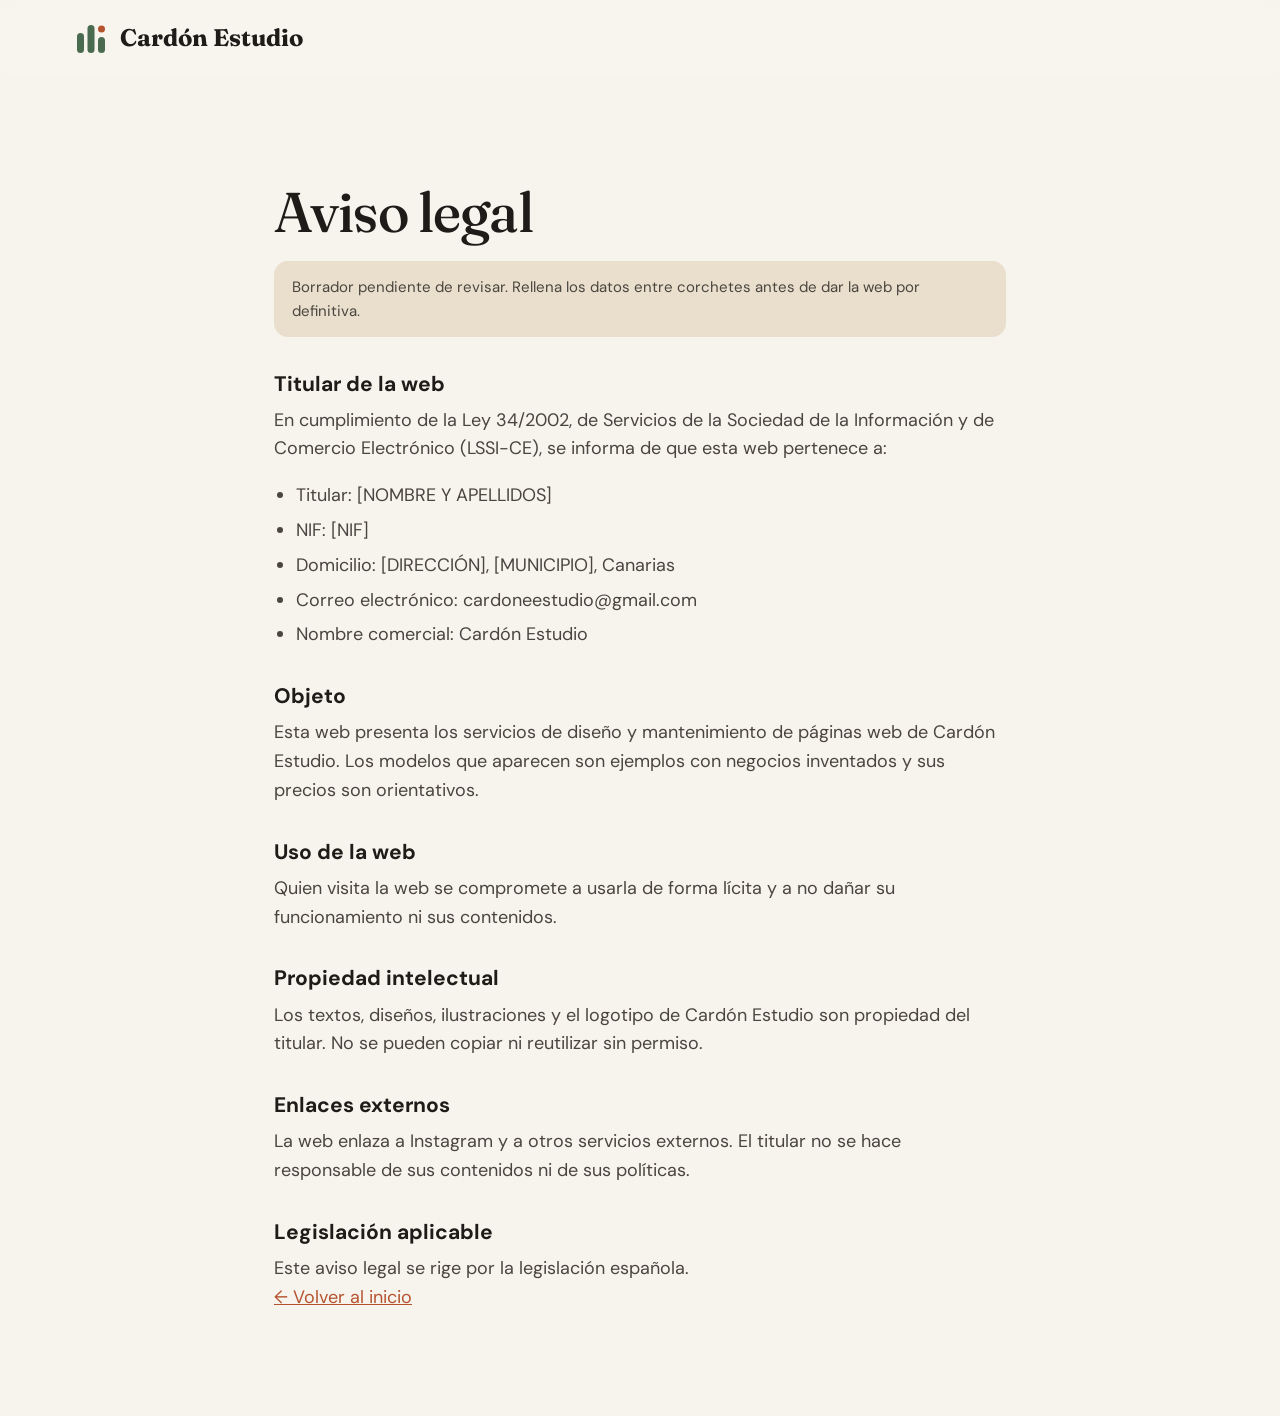
<file: aviso-legal.html>
<!doctype html>
<html lang="es">
<head>
<meta charset="utf-8">
<meta name="viewport" content="width=device-width, initial-scale=1">
<title>Aviso legal · Cardón Estudio</title>
<link rel="icon" href="assets/favicon.svg" type="image/svg+xml">
<link rel="preconnect" href="https://fonts.googleapis.com">
<link rel="preconnect" href="https://fonts.gstatic.com" crossorigin>
<link href="https://fonts.googleapis.com/css2?family=Fraunces:opsz,wght@9..144,500;9..144,700&amp;family=DM+Sans:wght@400;500;700&amp;display=swap" rel="stylesheet">
<link rel="stylesheet" href="assets/cardon.css">
</head>
<body>
<header class="cabecera"><div class="contenedor"><a class="logo" href="index.html"><svg aria-hidden="true" width="34" height="34" viewBox="0 0 34 34"><rect x="3" y="12" width="7" height="20" rx="3.5" fill="#4A6B4F"/><rect x="13.5" y="4" width="7" height="28" rx="3.5" fill="#4A6B4F"/><rect x="24" y="16" width="7" height="16" rx="3.5" fill="#4A6B4F"/><circle cx="27.5" cy="8" r="3.5" fill="#B5532F"/></svg><span>Cardón Estudio</span></a></div></header>
<main class="seccion legal">
  <div class="contenedor">
    <h1 class="titulo-seccion">Aviso legal</h1>
    <p class="nota-legal">Borrador pendiente de revisar. Rellena los datos entre corchetes antes de dar la web por definitiva.</p>

    <h2>Titular de la web</h2>
    <p>En cumplimiento de la Ley 34/2002, de Servicios de la Sociedad de la Información y de Comercio Electrónico (LSSI-CE), se informa de que esta web pertenece a:</p>
    <ul>
      <li>Titular: [NOMBRE Y APELLIDOS]</li>
      <li>NIF: [NIF]</li>
      <li>Domicilio: [DIRECCIÓN], [MUNICIPIO], Canarias</li>
      <li>Correo electrónico: cardoneestudio@gmail.com</li>
      <li>Nombre comercial: Cardón Estudio</li>
    </ul>

    <h2>Objeto</h2>
    <p>Esta web presenta los servicios de diseño y mantenimiento de páginas web de Cardón Estudio. Los modelos que aparecen son ejemplos con negocios inventados y sus precios son orientativos.</p>

    <h2>Uso de la web</h2>
    <p>Quien visita la web se compromete a usarla de forma lícita y a no dañar su funcionamiento ni sus contenidos.</p>

    <h2>Propiedad intelectual</h2>
    <p>Los textos, diseños, ilustraciones y el logotipo de Cardón Estudio son propiedad del titular. No se pueden copiar ni reutilizar sin permiso.</p>

    <h2>Enlaces externos</h2>
    <p>La web enlaza a Instagram y a otros servicios externos. El titular no se hace responsable de sus contenidos ni de sus políticas.</p>

    <h2>Legislación aplicable</h2>
    <p>Este aviso legal se rige por la legislación española.</p>

    <p><a href="index.html">← Volver al inicio</a></p>
  </div>
</main>
</body>
</html>
</file>
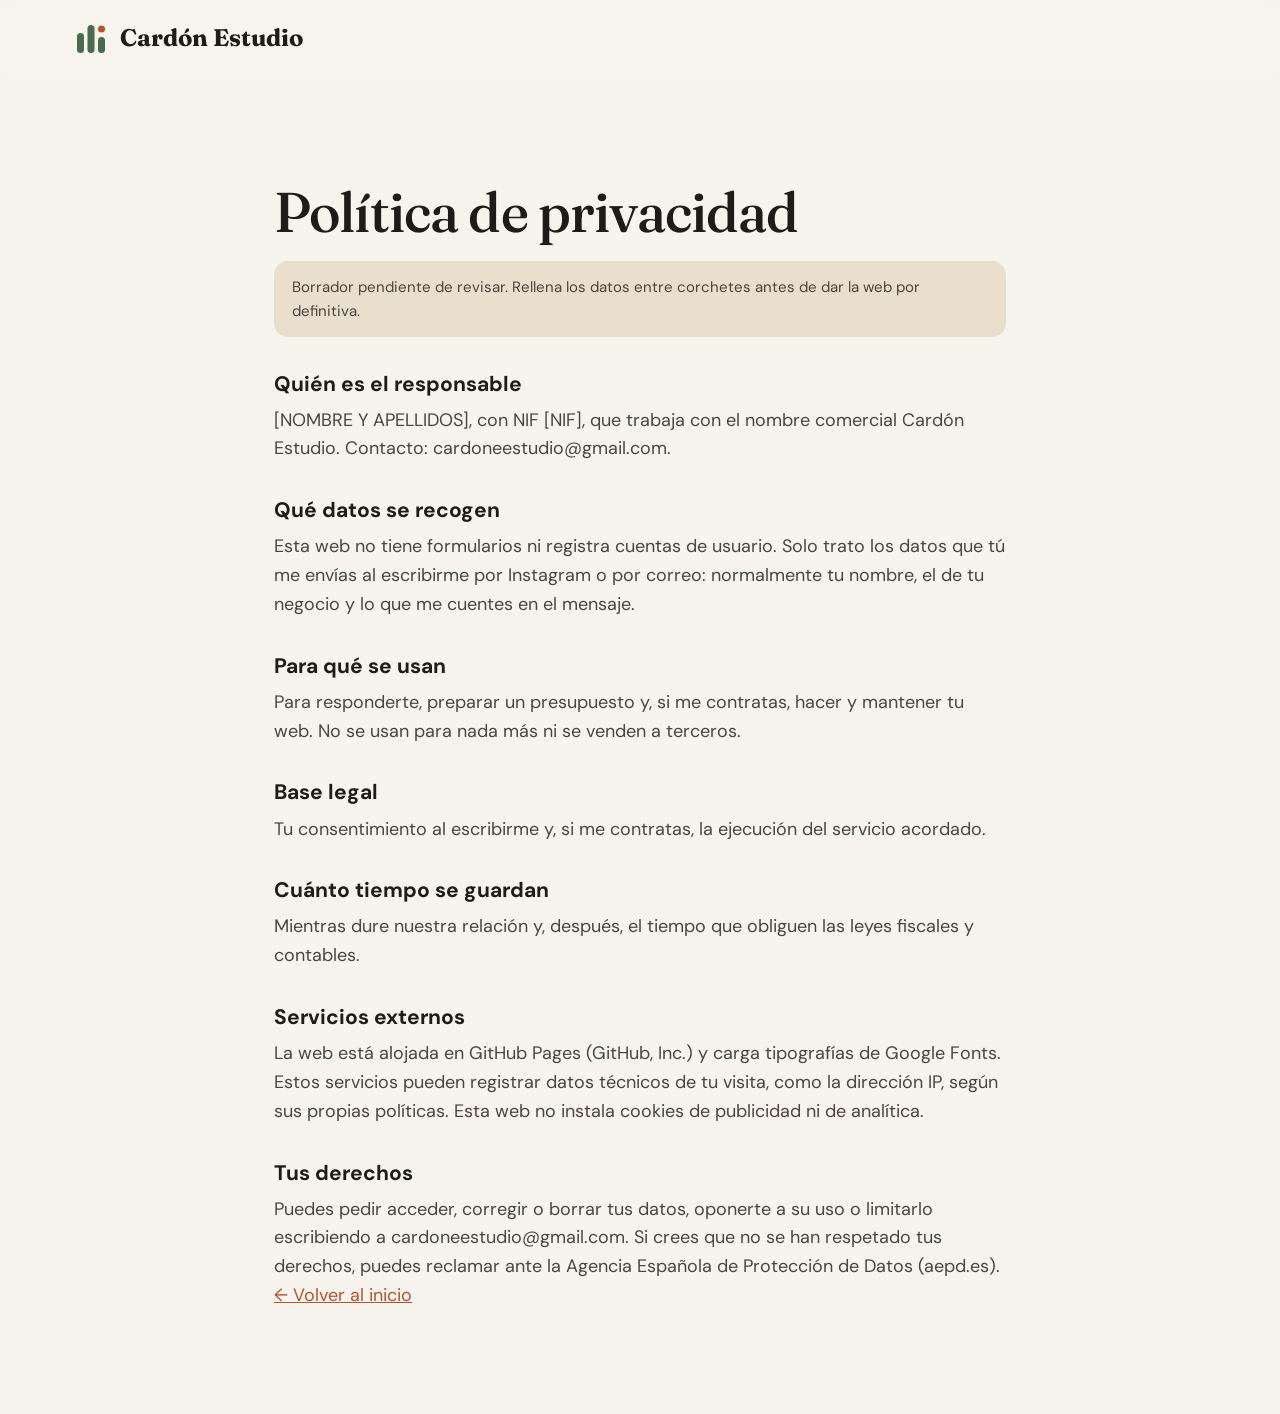
<file: privacidad.html>
<!doctype html>
<html lang="es">
<head>
<meta charset="utf-8">
<meta name="viewport" content="width=device-width, initial-scale=1">
<title>Política de privacidad · Cardón Estudio</title>
<link rel="icon" href="assets/favicon.svg" type="image/svg+xml">
<link rel="preconnect" href="https://fonts.googleapis.com">
<link rel="preconnect" href="https://fonts.gstatic.com" crossorigin>
<link href="https://fonts.googleapis.com/css2?family=Fraunces:opsz,wght@9..144,500;9..144,700&amp;family=DM+Sans:wght@400;500;700&amp;display=swap" rel="stylesheet">
<link rel="stylesheet" href="assets/cardon.css">
</head>
<body>
<header class="cabecera"><div class="contenedor"><a class="logo" href="index.html"><svg aria-hidden="true" width="34" height="34" viewBox="0 0 34 34"><rect x="3" y="12" width="7" height="20" rx="3.5" fill="#4A6B4F"/><rect x="13.5" y="4" width="7" height="28" rx="3.5" fill="#4A6B4F"/><rect x="24" y="16" width="7" height="16" rx="3.5" fill="#4A6B4F"/><circle cx="27.5" cy="8" r="3.5" fill="#B5532F"/></svg><span>Cardón Estudio</span></a></div></header>
<main class="seccion legal">
  <div class="contenedor">
    <h1 class="titulo-seccion">Política de privacidad</h1>
    <p class="nota-legal">Borrador pendiente de revisar. Rellena los datos entre corchetes antes de dar la web por definitiva.</p>

    <h2>Quién es el responsable</h2>
    <p>[NOMBRE Y APELLIDOS], con NIF [NIF], que trabaja con el nombre comercial Cardón Estudio. Contacto: cardoneestudio@gmail.com.</p>

    <h2>Qué datos se recogen</h2>
    <p>Esta web no tiene formularios ni registra cuentas de usuario. Solo trato los datos que tú me envías al escribirme por Instagram o por correo: normalmente tu nombre, el de tu negocio y lo que me cuentes en el mensaje.</p>

    <h2>Para qué se usan</h2>
    <p>Para responderte, preparar un presupuesto y, si me contratas, hacer y mantener tu web. No se usan para nada más ni se venden a terceros.</p>

    <h2>Base legal</h2>
    <p>Tu consentimiento al escribirme y, si me contratas, la ejecución del servicio acordado.</p>

    <h2>Cuánto tiempo se guardan</h2>
    <p>Mientras dure nuestra relación y, después, el tiempo que obliguen las leyes fiscales y contables.</p>

    <h2>Servicios externos</h2>
    <p>La web está alojada en GitHub Pages (GitHub, Inc.) y carga tipografías de Google Fonts. Estos servicios pueden registrar datos técnicos de tu visita, como la dirección IP, según sus propias políticas. Esta web no instala cookies de publicidad ni de analítica.</p>

    <h2>Tus derechos</h2>
    <p>Puedes pedir acceder, corregir o borrar tus datos, oponerte a su uso o limitarlo escribiendo a cardoneestudio@gmail.com. Si crees que no se han respetado tus derechos, puedes reclamar ante la Agencia Española de Protección de Datos (aepd.es).</p>

    <p><a href="index.html">← Volver al inicio</a></p>
  </div>
</main>
</body>
</html>
</file>
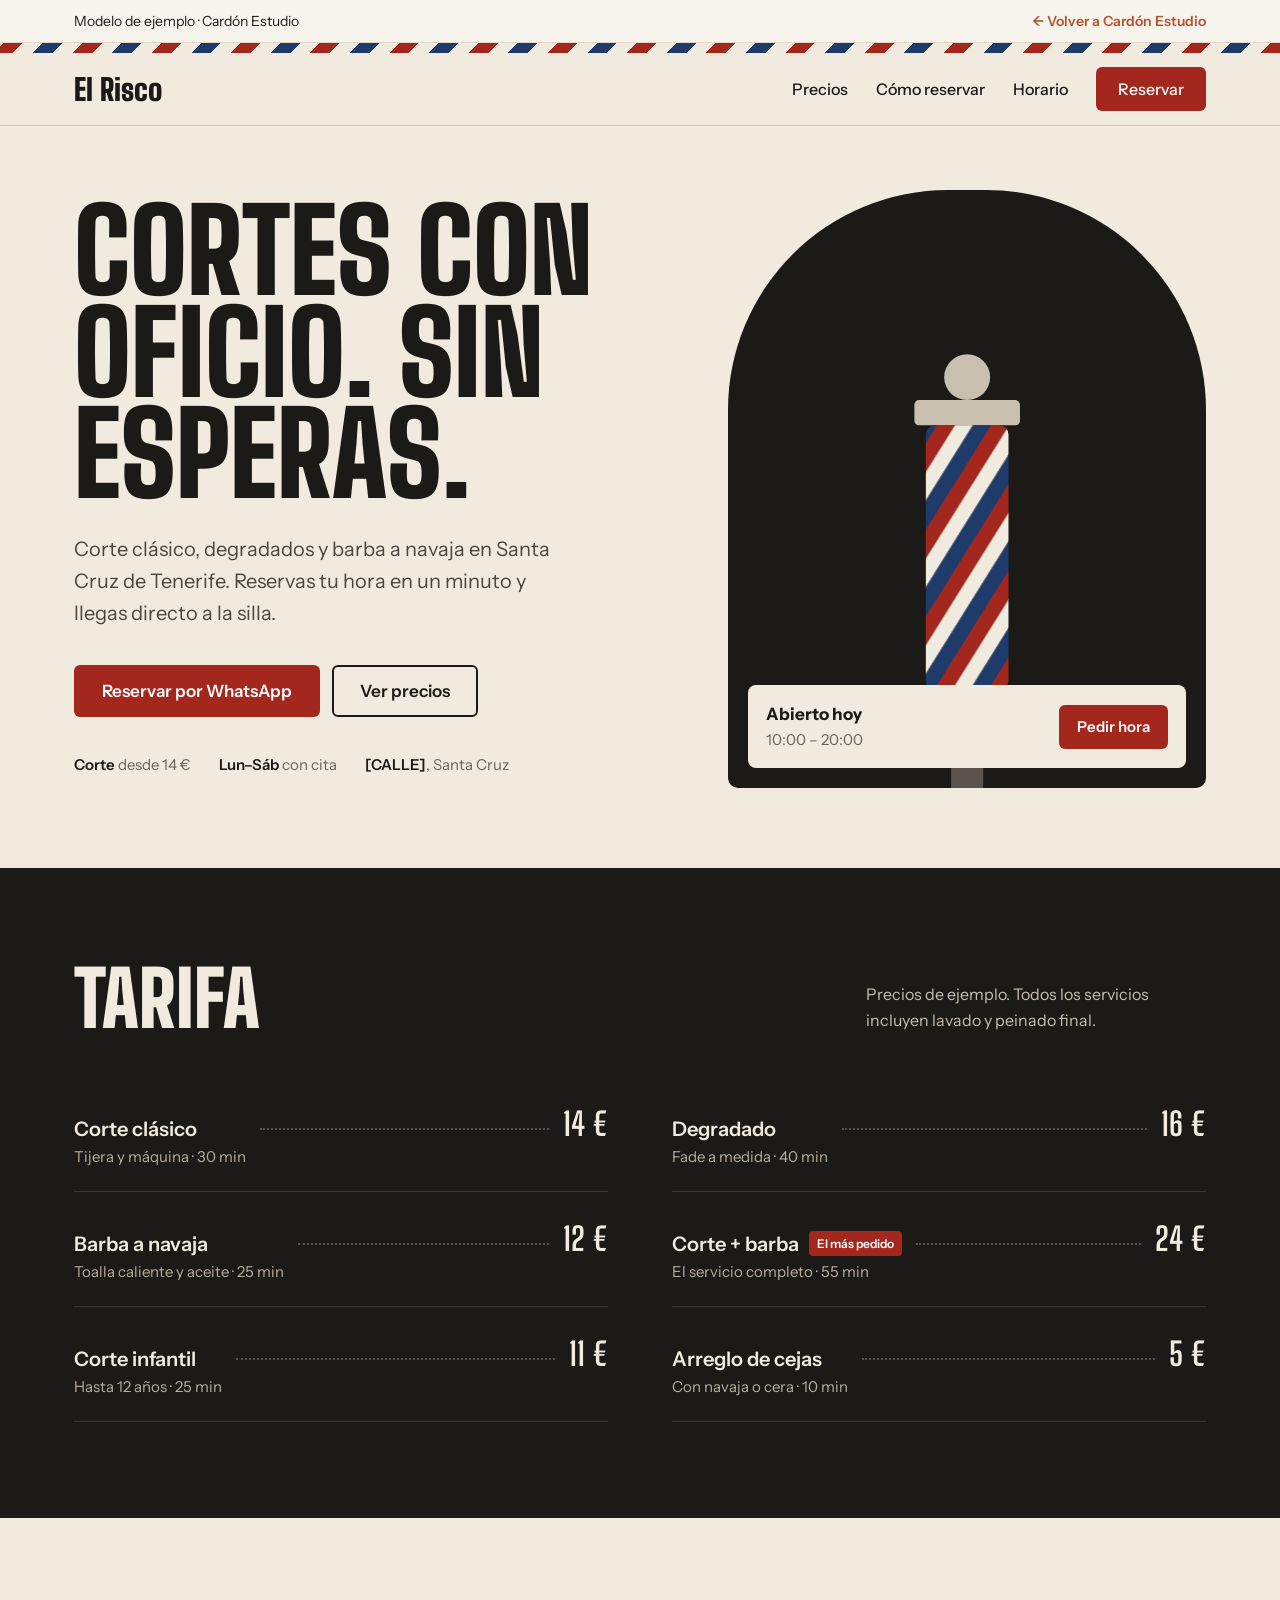
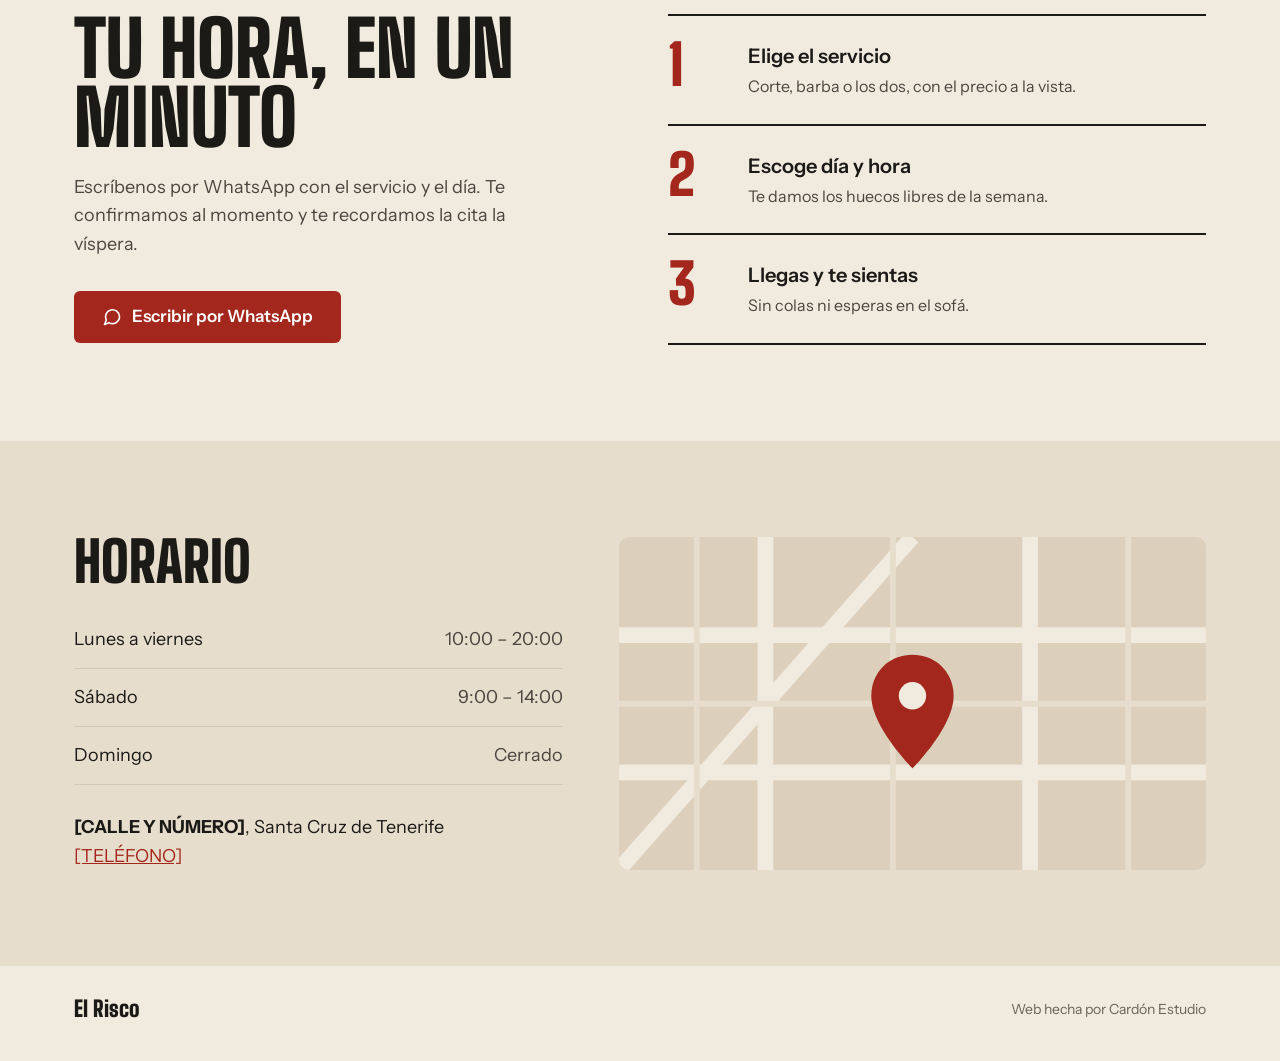
<file: plantillas/barberia.html>
<!doctype html>
<html lang="es">
<head>
<meta charset="utf-8">
<meta name="viewport" content="width=device-width, initial-scale=1">
<title>Barbería El Risco — modelo</title>
<meta name="description" content="Barbería en Santa Cruz de Tenerife: corte clásico, degradados y barba a navaja. Reserva tu hora por WhatsApp.">
<link rel="preconnect" href="https://fonts.googleapis.com">
<link rel="preconnect" href="https://fonts.gstatic.com" crossorigin>
<link href="https://fonts.googleapis.com/css2?family=Big+Shoulders+Display:wght@700;900&amp;family=Instrument+Sans:wght@400;500;600&amp;display=swap" rel="stylesheet">
<style>
:root {
  --hueso: #F1EADF;
  --hueso-2: #E7DDCC;
  --tinta: #1B1A17;
  --tinta-2: #4B463F;
  --tinta-3: #6A6358;
  --rojo: #A3271C;
  --rojo-osc: #7F1D14;
  --azul: #1F3B6B;
  --linea: #D4C8B4;
  --rotulo: 'Big Shoulders Display', 'Arial Narrow', Impact, sans-serif;
  --texto: 'Instrument Sans', system-ui, -apple-system, 'Segoe UI', sans-serif;
  --ancho: 1180px;
}
*, *::before, *::after { box-sizing: border-box; }
html { scroll-behavior: smooth; scroll-padding-top: 80px; }
body { margin: 0; background: var(--hueso); color: var(--tinta); font-family: var(--texto); font-size: 18px; line-height: 1.6; -webkit-font-smoothing: antialiased; }
h1, h2, h3, p { margin: 0; }
a { color: var(--rojo); }
a:hover { color: var(--rojo-osc); }
:focus-visible { outline: 3px solid var(--azul); outline-offset: 3px; }
.envoltorio { max-width: var(--ancho); margin: 0 auto; padding: 0 24px; }

/* Barra de modelo */
.demo { background: #F7F4EE; color: #1E1B18; font-size: 14px; border-bottom: 1px solid #E2D8C6; }
.demo .envoltorio { display: flex; flex-wrap: wrap; gap: 12px; justify-content: space-between; padding-top: 10px; padding-bottom: 10px; }
.demo a { color: #B5532F; font-weight: 600; text-decoration: none; }

/* Poste: franja de marca */
.poste { height: 10px; background: repeating-linear-gradient(-45deg, var(--rojo) 0 14px, var(--hueso) 14px 28px, var(--azul) 28px 42px, var(--hueso) 42px 56px); }

/* Cabecera */
.cabecera { position: sticky; top: 0; z-index: 20; background: var(--hueso); border-bottom: 1px solid var(--linea); }
.cabecera .envoltorio { display: flex; align-items: center; justify-content: space-between; gap: 16px; min-height: 72px; }
.logo { font-family: var(--rotulo); font-weight: 900; font-size: 30px; line-height: 1; color: var(--tinta); text-decoration: none; }
.logo:hover { color: var(--tinta); }
.menu { display: flex; align-items: center; gap: 28px; }
.menu a { color: var(--tinta); text-decoration: none; font-weight: 500; font-size: 16px; }
.menu a:hover { color: var(--rojo); }
.boton { display: inline-flex; align-items: center; justify-content: center; gap: 10px; min-height: 52px; padding: 0 26px; border-radius: 6px; font-weight: 600; font-size: 17px; text-decoration: none; border: 2px solid transparent; transition: background-color .15s ease, color .15s ease, transform .15s ease; }
.boton:hover { transform: translateY(-1px); }
.boton-rojo { background: var(--rojo); color: #FFFFFF; }
.boton-rojo:hover { background: var(--rojo-osc); color: #FFFFFF; }
.boton-borde { border-color: var(--tinta); color: var(--tinta); }
.boton-borde:hover { background: var(--tinta); color: var(--hueso); }
.menu .boton { min-height: 44px; padding: 0 20px; font-size: 16px; }
.menu .boton-rojo { color: #FFFFFF; }
.boton-pequeno { min-height: 44px; padding: 0 16px; font-size: 15px; }

/* Portada */
.portada .envoltorio { display: grid; grid-template-columns: 1.25fr 1fr; gap: 56px; align-items: center; padding-top: 64px; padding-bottom: 80px; }
.portada h1 { font-family: var(--rotulo); font-weight: 900; font-size: clamp(50px, 9vw, 128px); line-height: .88; overflow-wrap: anywhere; text-transform: uppercase; }
.portada .bajada { margin: 28px 0 36px; font-size: 20px; color: var(--tinta-2); max-width: 480px; }
.acciones { display: flex; flex-wrap: wrap; gap: 12px; }
.datos { display: flex; flex-wrap: wrap; gap: 8px 28px; margin-top: 36px; color: var(--tinta-3); font-size: 15px; }
.datos b { color: var(--tinta); font-weight: 600; }
.cartel { position: relative; background: var(--tinta); border-radius: 220px 220px 10px 10px; aspect-ratio: 4 / 5; overflow: hidden; display: flex; justify-content: center; }
.cartel svg { width: 72%; height: auto; align-self: flex-end; }
.cartel .horario-hoy { position: absolute; left: 20px; right: 20px; bottom: 20px; background: var(--hueso); border-radius: 8px; padding: 16px 18px; display: flex; justify-content: space-between; align-items: center; gap: 12px; font-size: 15px; }
.horario-hoy b { font-size: 17px; }
.horario-hoy span { color: var(--tinta-3); }

/* Tarifa */
.tarifa { background: var(--tinta); color: var(--hueso); padding: 96px 0; }
.tarifa .cabeza { display: flex; flex-wrap: wrap; justify-content: space-between; align-items: flex-end; gap: 20px; margin-bottom: 44px; }
.tarifa h2 { font-family: var(--rotulo); font-weight: 900; font-size: clamp(48px, 6vw, 80px); line-height: .9; text-transform: uppercase; }
.tarifa .nota { color: #C9BFAE; max-width: 340px; font-size: 16px; }
.lista-precios { display: grid; grid-template-columns: repeat(2, minmax(0, 1fr)); gap: 0 64px; list-style: none; padding: 0; margin: 0; }
.lista-precios li { min-width: 0; display: flex; align-items: baseline; gap: 14px; padding: 22px 0; border-bottom: 1px solid #3A3631; }
.lista-precios li > div { min-width: 0; }
.lista-precios h3 { font-family: var(--texto); font-size: 20px; font-weight: 600; }
.lista-precios .detalle { display: block; color: #B9AE9B; font-size: 15px; }
.lista-precios .puntos { flex: 1; border-bottom: 2px dotted #5A544C; transform: translateY(-6px); min-width: 20px; }
.lista-precios .precio { font-family: var(--rotulo); font-weight: 700; font-size: 32px; white-space: nowrap; }
.lista-precios .destacado h3::after { content: "El más pedido"; margin-left: 10px; padding: 3px 8px; border-radius: 4px; background: var(--rojo); color: #FFFFFF; font-size: 12px; font-weight: 600; vertical-align: 3px; white-space: nowrap; display: inline-block; }

/* Reserva */
.reserva { padding: 96px 0; }
.reserva .envoltorio { display: grid; grid-template-columns: 1fr 1fr; gap: 56px; align-items: start; }
.reserva h2 { font-family: var(--rotulo); font-weight: 900; font-size: clamp(48px, 6vw, 80px); line-height: .9; text-transform: uppercase; margin-bottom: 20px; }
.reserva .bajada { color: var(--tinta-2); margin-bottom: 32px; max-width: 440px; }
.pasos { list-style: none; padding: 0; margin: 0; counter-reset: paso; }
.pasos li { display: grid; grid-template-columns: 64px 1fr; gap: 16px; padding: 24px 0; border-top: 2px solid var(--tinta); }
.pasos li:last-child { border-bottom: 2px solid var(--tinta); }
.pasos li::before { counter-increment: paso; content: counter(paso); font-family: var(--rotulo); font-weight: 900; font-size: 56px; line-height: .9; color: var(--rojo); }
.pasos h3 { font-size: 20px; font-weight: 600; margin-bottom: 2px; }
.pasos p { color: var(--tinta-2); font-size: 16px; }

/* Sitio */
.sitio { background: var(--hueso-2); padding: 96px 0; }
.sitio .envoltorio { display: grid; grid-template-columns: 1fr 1.2fr; gap: 56px; }
.sitio h2 { font-family: var(--rotulo); font-weight: 900; font-size: 56px; line-height: .9; text-transform: uppercase; margin-bottom: 24px; }
.horas { list-style: none; padding: 0; margin: 0 0 28px; }
.horas li { display: flex; justify-content: space-between; padding: 14px 0; border-bottom: 1px solid var(--linea); }
.horas span:last-child { color: var(--tinta-2); }
.mapa { border-radius: 10px; overflow: hidden; min-height: 320px; }
.mapa svg { width: 100%; height: 100%; display: block; }

/* Pie */
.pie { padding: 32px 0 40px; }
.pie .envoltorio { display: flex; flex-wrap: wrap; justify-content: space-between; gap: 12px; color: var(--tinta-3); font-size: 14px; }
.pie .logo { font-size: 22px; }

/* Botón fijo en móvil */
.reserva-fija { display: none; }

@media (max-width: 860px) {
  .portada .envoltorio, .reserva .envoltorio, .sitio .envoltorio { grid-template-columns: 1fr; }
  .cartel { max-width: 420px; width: 100%; margin: 0 auto; }
  .lista-precios { grid-template-columns: 1fr; }
}
@media (max-width: 640px) {
  .menu a:not(.boton) { display: none; }
  .portada .envoltorio { padding-top: 40px; }
  .acciones .boton { flex: 1 1 100%; }
  .reserva-fija { display: flex; position: fixed; left: 12px; right: 12px; bottom: 12px; z-index: 30; box-shadow: 0 8px 24px rgba(27,26,23,.25); }
  .pie { padding-bottom: 96px; }
  .lista-precios .precio { font-size: 28px; }
}
@media (prefers-reduced-motion: reduce) {
  *, *::before, *::after { transition: none !important; animation: none !important; }
  html { scroll-behavior: auto; }
}
</style>
</head>
<body>

<div class="demo"><div class="envoltorio"><span>Modelo de ejemplo · Cardón Estudio</span><a href="../index.html">← Volver a Cardón Estudio</a></div></div>
<div class="poste" aria-hidden="true"></div>

<header class="cabecera">
  <div class="envoltorio">
    <a class="logo" href="#inicio">El Risco</a>
    <nav class="menu" aria-label="Principal">
      <a href="#tarifa">Precios</a>
      <a href="#reservar">Cómo reservar</a>
      <a href="#sitio">Horario</a>
      <a class="boton boton-rojo" href="#reservar">Reservar</a>
    </nav>
  </div>
</header>

<main>
<section class="portada" id="inicio">
  <div class="envoltorio">
    <div>
      <h1>Cortes con oficio. Sin esperas.</h1>
      <p class="bajada">Corte clásico, degradados y barba a navaja en Santa Cruz de Tenerife. Reservas tu hora en un minuto y llegas directo a la silla.</p>
      <div class="acciones">
        <a class="boton boton-rojo" href="https://wa.me/[NÚMERO]?text=Hola%2C%20quiero%20reservar%20una%20cita%20en%20El%20Risco">Reservar por WhatsApp</a>
        <a class="boton boton-borde" href="#tarifa">Ver precios</a>
      </div>
      <p class="datos"><span><b>Corte</b> desde 14 €</span><span><b>Lun–Sáb</b> con cita</span><span><b>[CALLE]</b>, Santa Cruz</span></p>
    </div>
    <div class="cartel">
      <svg aria-hidden="true" viewBox="0 0 300 420">
        <defs><pattern id="rayas" width="40" height="40" patternUnits="userSpaceOnUse" patternTransform="rotate(32)"><rect width="13.3" height="40" fill="#A3271C"/><rect x="13.3" width="13.3" height="40" fill="#F1EADF"/><rect x="26.6" width="13.4" height="40" fill="#1F3B6B"/></pattern></defs>
        <circle cx="150" cy="62" r="20" fill="#C9BFAE"/>
        <rect x="104" y="82" width="92" height="22" rx="4" fill="#C9BFAE"/>
        <rect x="114" y="104" width="72" height="230" rx="8" fill="url(#rayas)"/>
        <rect x="104" y="334" width="92" height="22" rx="4" fill="#C9BFAE"/>
        <rect x="136" y="356" width="28" height="64" fill="#5A544C"/>
      </svg>
      <div class="horario-hoy"><div><b>Abierto hoy</b><br><span>10:00 – 20:00</span></div><a class="boton boton-rojo boton-pequeno" href="#reservar">Pedir hora</a></div>
    </div>
  </div>
</section>

<section class="tarifa" id="tarifa">
  <div class="envoltorio">
    <div class="cabeza">
      <h2>Tarifa</h2>
      <p class="nota">Precios de ejemplo. Todos los servicios incluyen lavado y peinado final.</p>
    </div>
    <ul class="lista-precios">
      <li><div><h3>Corte clásico</h3><span class="detalle">Tijera y máquina · 30 min</span></div><span class="puntos"></span><span class="precio">14 €</span></li>
      <li><div><h3>Degradado</h3><span class="detalle">Fade a medida · 40 min</span></div><span class="puntos"></span><span class="precio">16 €</span></li>
      <li><div><h3>Barba a navaja</h3><span class="detalle">Toalla caliente y aceite · 25 min</span></div><span class="puntos"></span><span class="precio">12 €</span></li>
      <li class="destacado"><div><h3>Corte + barba</h3><span class="detalle">El servicio completo · 55 min</span></div><span class="puntos"></span><span class="precio">24 €</span></li>
      <li><div><h3>Corte infantil</h3><span class="detalle">Hasta 12 años · 25 min</span></div><span class="puntos"></span><span class="precio">11 €</span></li>
      <li><div><h3>Arreglo de cejas</h3><span class="detalle">Con navaja o cera · 10 min</span></div><span class="puntos"></span><span class="precio">5 €</span></li>
    </ul>
  </div>
</section>

<section class="reserva" id="reservar">
  <div class="envoltorio">
    <div>
      <h2>Tu hora, en un minuto</h2>
      <p class="bajada">Escríbenos por WhatsApp con el servicio y el día. Te confirmamos al momento y te recordamos la cita la víspera.</p>
      <a class="boton boton-rojo" href="https://wa.me/[NÚMERO]?text=Hola%2C%20quiero%20reservar%20una%20cita%20en%20El%20Risco">
        <svg aria-hidden="true" width="20" height="20" viewBox="0 0 24 24" fill="none" stroke="currentColor" stroke-width="2" stroke-linecap="round" stroke-linejoin="round"><path d="M21 11.5a8.4 8.4 0 0 1-12.6 7.3L3 21l2.2-5.3A8.4 8.4 0 1 1 21 11.5z"/></svg>
        Escribir por WhatsApp
      </a>
    </div>
    <ol class="pasos">
      <li><div><h3>Elige el servicio</h3><p>Corte, barba o los dos, con el precio a la vista.</p></div></li>
      <li><div><h3>Escoge día y hora</h3><p>Te damos los huecos libres de la semana.</p></div></li>
      <li><div><h3>Llegas y te sientas</h3><p>Sin colas ni esperas en el sofá.</p></div></li>
    </ol>
  </div>
</section>

<section class="sitio" id="sitio">
  <div class="envoltorio">
    <div>
      <h2>Horario</h2>
      <ul class="horas">
        <li><span>Lunes a viernes</span><span>10:00 – 20:00</span></li>
        <li><span>Sábado</span><span>9:00 – 14:00</span></li>
        <li><span>Domingo</span><span>Cerrado</span></li>
      </ul>
      <p><b>[CALLE Y NÚMERO]</b>, Santa Cruz de Tenerife<br><a href="tel:[TELÉFONO]">[TELÉFONO]</a></p>
    </div>
    <div class="mapa">
      <svg role="img" aria-label="Mapa de la zona" viewBox="0 0 600 340" preserveAspectRatio="xMidYMid slice"><rect width="600" height="340" fill="#DCD0BC"/><g stroke="#F1EADF" stroke-width="16" fill="none"><path d="M0 100 H600 M0 240 H600 M150 0 V340 M420 0 V340"/><path d="M0 340 L300 0"/></g><g stroke="#E7DDCC" stroke-width="6" fill="none"><path d="M0 170 H600 M80 0 V340 M280 0 V340 M520 0 V340"/></g><path d="M300 120c-24 0-42 18-42 42 0 32 42 74 42 74s42-42 42-74c0-24-18-42-42-42z" fill="#A3271C"/><circle cx="300" cy="162" r="14" fill="#F1EADF"/></svg>
    </div>
  </div>
</section>
</main>

<footer class="pie">
  <div class="envoltorio"><a class="logo" href="#inicio">El Risco</a><span>Web hecha por Cardón Estudio</span></div>
</footer>

<a class="boton boton-rojo reserva-fija" href="https://wa.me/[NÚMERO]?text=Hola%2C%20quiero%20reservar%20una%20cita%20en%20El%20Risco">Reservar por WhatsApp</a>

</body>
</html>
</file>
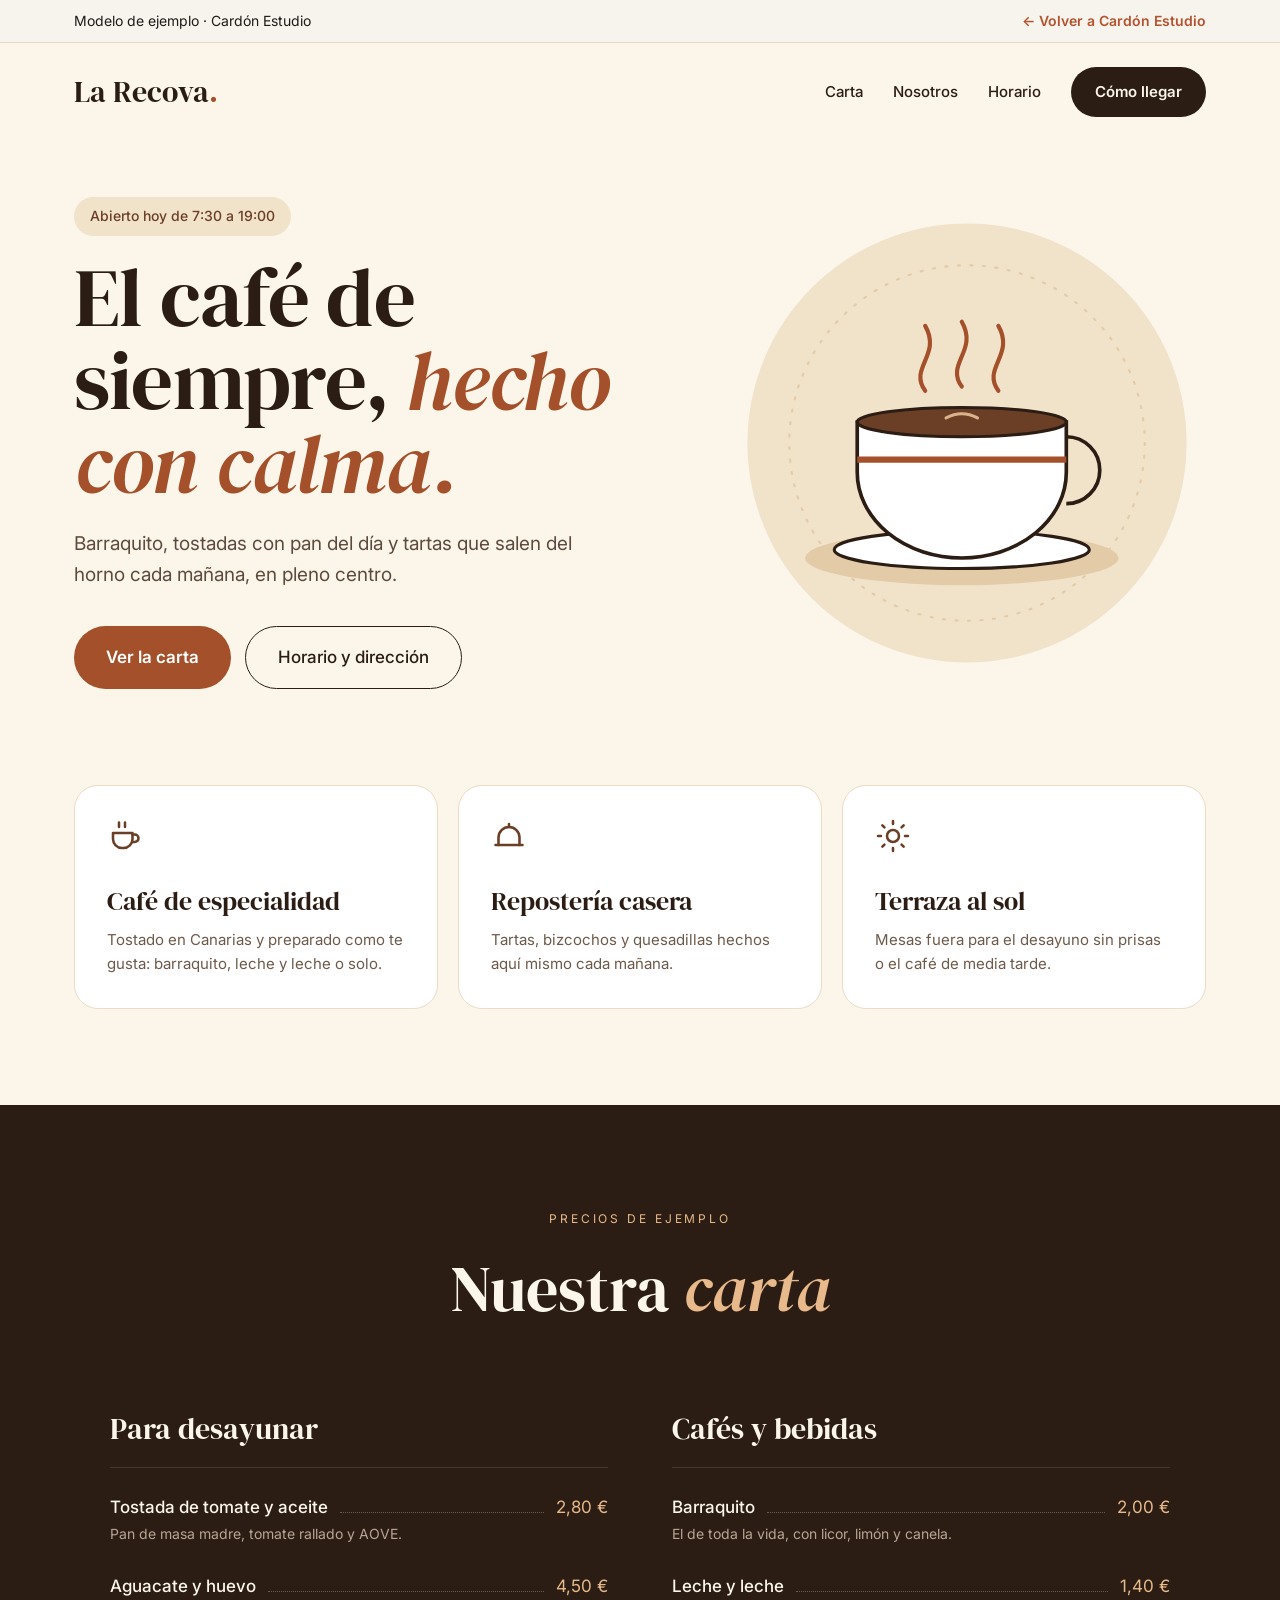
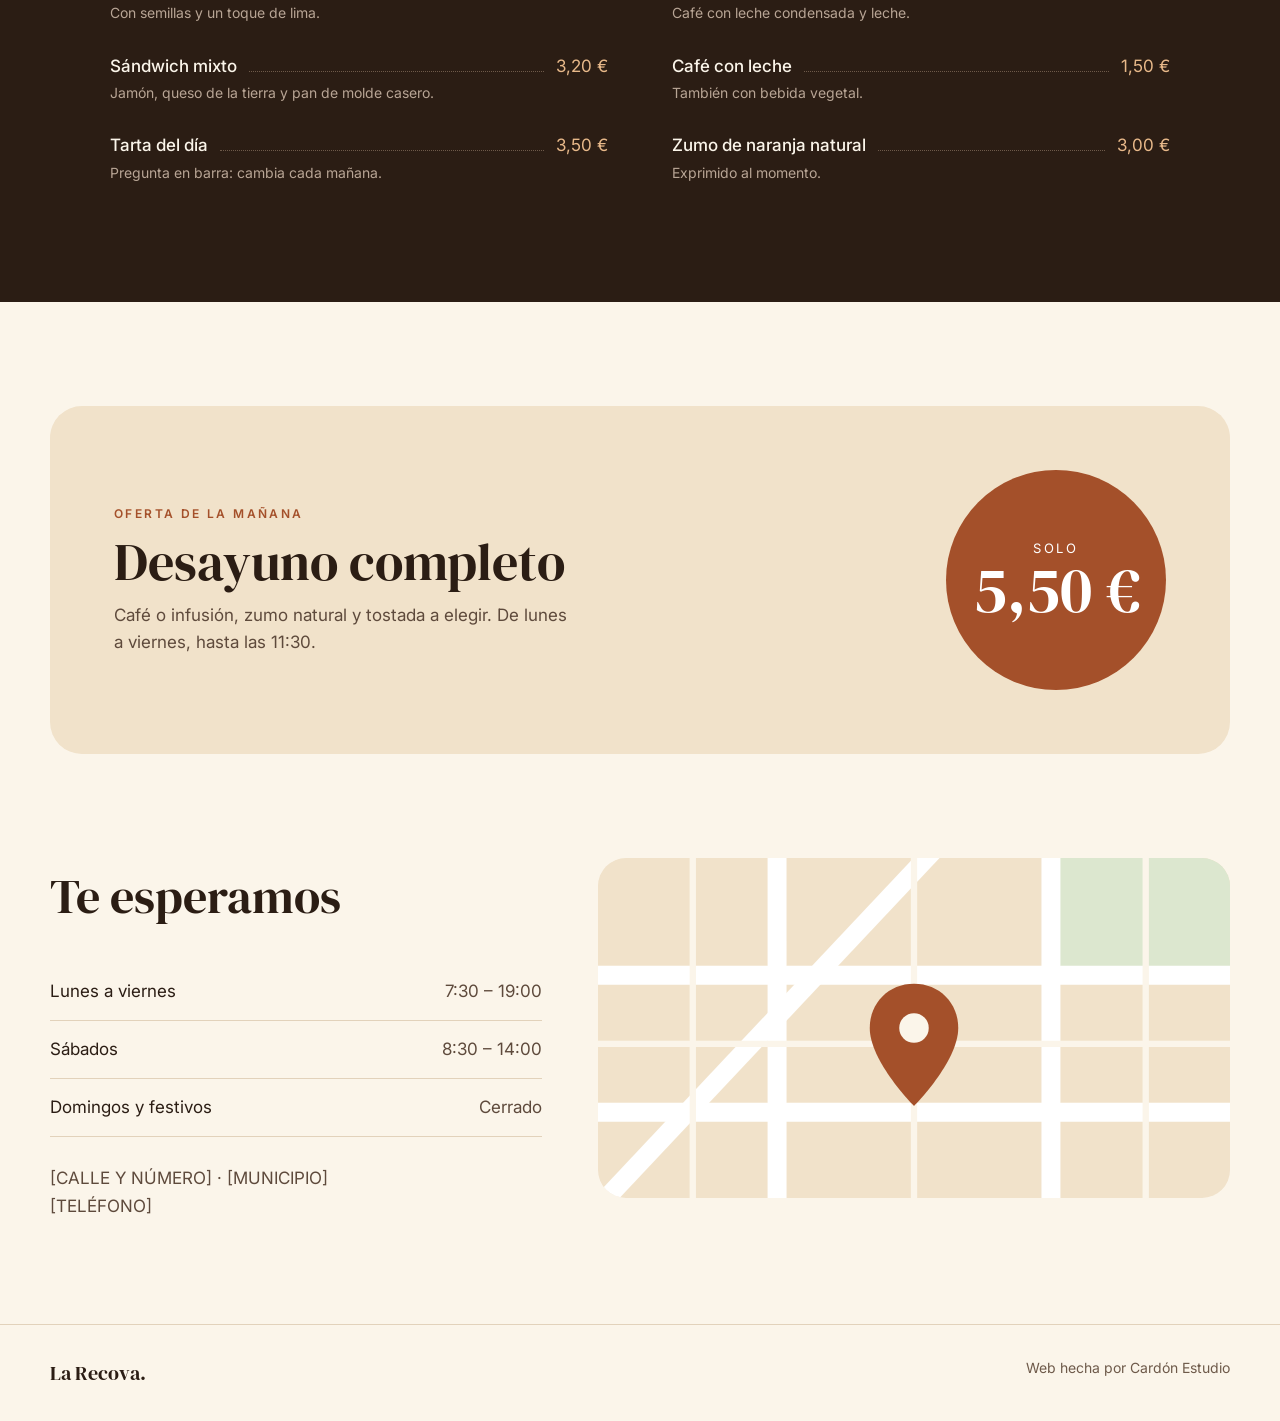
<file: plantillas/cafeteria.html>
<!doctype html>
<html lang="es">
<head>
<meta charset="utf-8">
<meta name="viewport" content="width=device-width, initial-scale=1">
<title>Café La Recova — modelo</title>
<link rel="preconnect" href="https://fonts.googleapis.com">
<link href="https://fonts.googleapis.com/css2?family=DM+Serif+Display:ital@0;1&amp;family=Inter:wght@400;500;600&amp;display=swap" rel="stylesheet">
<style>
body{margin:0}
a{color:#6B3E26}a:hover{color:#4A2918}
</style>
<style>*,*::before,*::after{box-sizing:border-box} html{scroll-behavior:smooth} img,svg{max-width:100%} summary::-webkit-details-marker{display:none}</style>
<style>@media (max-width: 640px){ nav[aria-label="Principal"] > :not(:last-child){ display:none !important } nav[aria-label="Principal"]{ gap:12px !important } nav[aria-label="Principal"] > :last-child{ white-space:nowrap } header [data-go="inicio"]{ white-space:nowrap } }</style>
</head>
<body>
<div style="background: #FBF5EA; color: #2B1D14; font-family: Inter, system-ui, sans-serif; font-size: 17px; line-height: 1.6">

<div style="background: #F7F4EE; color: #1E1B18; font-size: 14px; border-bottom: 1px solid #E2D8C6">
<div style="max-width: 1180px; margin: 0 auto; padding: 10px 24px; display: flex; flex-wrap: wrap; gap: 12px; justify-content: space-between; align-items: center">
<span>Modelo de ejemplo · Cardón Estudio</span>
<a href="../index.html" style="color: #B5532F; font-weight: 600; text-decoration: none">← Volver a Cardón Estudio</a>
</div>
</div>

<header style="max-width: 1180px; margin: 0 auto; padding: 24px; display: flex; flex-wrap: wrap; gap: 16px; align-items: center; justify-content: space-between">
<button type="button" data-go="inicio" style="border:0;background:none;padding:0;margin:0;cursor:pointer;font:inherit;text-align:inherit;color:inherit;font-family: 'DM Serif Display', serif; font-size: 30px; text-decoration: none; color: #2B1D14">La Recova<span style="color: #A4502A">.</span></button>
<nav aria-label="Principal" style="display: flex; flex-wrap: wrap; gap: 30px; align-items: center">
<button type="button" data-go="carta" style="border:0;background:none;padding:0;margin:0;cursor:pointer;font:inherit;text-align:inherit;color:inherit;text-decoration: none; color: #2B1D14; font-size: 15px; font-weight: 500">Carta</button>
<button type="button" data-go="nosotros" style="border:0;background:none;padding:0;margin:0;cursor:pointer;font:inherit;text-align:inherit;color:inherit;text-decoration: none; color: #2B1D14; font-size: 15px; font-weight: 500">Nosotros</button>
<button type="button" data-go="visitanos" style="border:0;background:none;padding:0;margin:0;cursor:pointer;font:inherit;text-align:inherit;color:inherit;text-decoration: none; color: #2B1D14; font-size: 15px; font-weight: 500">Horario</button>
<button type="button" data-go="visitanos" style="border:0;background:none;padding:0;margin:0;cursor:pointer;font:inherit;text-align:inherit;color:inherit;background: #2B1D14; color: #FBF5EA; text-decoration: none; font-weight: 600; font-size: 15px; padding: 13px 24px; border-radius: 999px">Cómo llegar</button>
</nav>
</header>

<section id="inicio" style="max-width: 1180px; margin: 0 auto; padding: 56px 24px 96px; display: flex; flex-wrap: wrap; gap: 56px; align-items: center">
<div style="flex: 1 1 520px; min-width: 0">
<p style="margin: 0 0 20px; display: inline-flex; gap: 10px; align-items: center; background: #F1E2CA; color: #6B3E26; padding: 8px 16px; border-radius: 999px; font-size: 14px; font-weight: 500">Abierto hoy de 7:30 a 19:00</p>
<h1 style="margin: 0 0 24px; font-family: 'DM Serif Display', serif; font-weight: 400; font-size: clamp(50px, 6.5vw, 88px); line-height: 1; letter-spacing: -0.01em">El café de siempre, <em style="color: #A4502A">hecho con calma.</em></h1>
<p style="margin: 0 0 36px; font-size: 19px; color: #5E4A3C; max-width: 500px">Barraquito, tostadas con pan del día y tartas que salen del horno cada mañana, en pleno centro.</p>
<div style="display: flex; flex-wrap: wrap; gap: 14px">
<button type="button" data-go="carta" style="border:0;background:none;padding:0;margin:0;cursor:pointer;font:inherit;text-align:inherit;color:inherit;background: #A4502A; color: #FFFFFF; text-decoration: none; font-weight: 600; padding: 17px 32px; border-radius: 999px">Ver la carta</button>
<button type="button" data-go="visitanos" style="border:0;background:none;padding:0;margin:0;cursor:pointer;font:inherit;text-align:inherit;color:inherit;border: 1.5px solid #2B1D14; color: #2B1D14; text-decoration: none; font-weight: 500; padding: 17px 32px; border-radius: 999px">Horario y dirección</button>
</div>
</div>
<div style="flex: 1 1 400px; min-width: 0; display: flex; justify-content: center">
<svg aria-hidden="true" viewBox="0 0 440 440" style="width: 100%; max-width: 460px; height: auto; display: block">
<circle cx="220" cy="220" r="210" fill="#F1E2CA"/>
<circle cx="220" cy="220" r="170" fill="none" stroke="#E3CBA8" stroke-width="2" stroke-dasharray="2 10" stroke-linecap="round"/>
<ellipse cx="215" cy="330" rx="150" ry="26" fill="#E3CBA8"/>
<ellipse cx="215" cy="322" rx="122" ry="18" fill="#FFFFFF" stroke="#2B1D14" stroke-width="3"/>
<path d="M115 200 h200 v48 a100 82 0 0 1 -200 0z" fill="#FFFFFF" stroke="#2B1D14" stroke-width="3.5"/>
<path d="M315 214 a32 32 0 0 1 0 64" fill="none" stroke="#2B1D14" stroke-width="3.5"/>
<ellipse cx="215" cy="200" rx="100" ry="14" fill="#6B3E26" stroke="#2B1D14" stroke-width="3"/>
<path d="M200 196 q15 -8 30 0" stroke="#D9B38C" stroke-width="3" fill="none" stroke-linecap="round"/>
<path d="M115 236 h200" stroke="#A4502A" stroke-width="6"/>
<g stroke="#A4502A" stroke-width="4" fill="none" stroke-linecap="round"><path d="M180 170 c-16 -22 16 -34 0 -62"/><path d="M215 166 c-16 -22 16 -34 0 -62"/><path d="M250 170 c-16 -22 16 -34 0 -62"/></g>
</svg>
</div>
</section>

<section style="max-width: 1180px; margin: 0 auto; padding: 0 24px 96px">
<div style="display: grid; grid-template-columns: repeat(auto-fit, minmax(250px, 1fr)); gap: 20px">
<div style="background: #FFFFFF; border: 1px solid #EBDCC4; border-radius: 24px; padding: 32px">
<svg aria-hidden="true" width="36" height="36" viewBox="0 0 24 24" fill="none" stroke="#6B3E26" stroke-width="1.7" stroke-linecap="round" stroke-linejoin="round"><path d="M4 10h13v4a6 6 0 0 1-6 6H10a6 6 0 0 1-6-6z"/><path d="M17 11h1.5a2.5 2.5 0 0 1 0 5H17"/><path d="M8 3v3M12 3v3"/></svg>
<h3 style="margin: 18px 0 6px; font-family: 'DM Serif Display', serif; font-weight: 400; font-size: 26px">Café de especialidad</h3>
<p style="margin: 0; color: #6E5A4A; font-size: 15px">Tostado en Canarias y preparado como te gusta: barraquito, leche y leche o solo.</p>
</div>
<div style="background: #FFFFFF; border: 1px solid #EBDCC4; border-radius: 24px; padding: 32px">
<svg aria-hidden="true" width="36" height="36" viewBox="0 0 24 24" fill="none" stroke="#6B3E26" stroke-width="1.7" stroke-linecap="round" stroke-linejoin="round"><path d="M3 18h18"/><path d="M5 18v-5a7 7 0 0 1 14 0v5"/><path d="M12 6V4"/></svg>
<h3 style="margin: 18px 0 6px; font-family: 'DM Serif Display', serif; font-weight: 400; font-size: 26px">Repostería casera</h3>
<p style="margin: 0; color: #6E5A4A; font-size: 15px">Tartas, bizcochos y quesadillas hechos aquí mismo cada mañana.</p>
</div>
<div style="background: #FFFFFF; border: 1px solid #EBDCC4; border-radius: 24px; padding: 32px">
<svg aria-hidden="true" width="36" height="36" viewBox="0 0 24 24" fill="none" stroke="#6B3E26" stroke-width="1.7" stroke-linecap="round" stroke-linejoin="round"><circle cx="12" cy="12" r="4"/><path d="M12 2v2M12 20v2M4.9 4.9l1.4 1.4M17.7 17.7l1.4 1.4M2 12h2M20 12h2M4.9 19.1l1.4-1.4M17.7 6.3l1.4-1.4"/></svg>
<h3 style="margin: 18px 0 6px; font-family: 'DM Serif Display', serif; font-weight: 400; font-size: 26px">Terraza al sol</h3>
<p style="margin: 0; color: #6E5A4A; font-size: 15px">Mesas fuera para el desayuno sin prisas o el café de media tarde.</p>
</div>
</div>
</section>

<section id="carta" style="background: #2B1D14; color: #FBF5EA; padding: 104px 24px">
<div style="max-width: 1060px; margin: 0 auto">
<div style="text-align: center; margin-bottom: 64px">
<p style="margin: 0 0 10px; color: #E8B98A; letter-spacing: 0.24em; font-size: 12px; text-transform: uppercase">Precios de ejemplo</p>
<h2 style="margin: 0; font-family: 'DM Serif Display', serif; font-weight: 400; font-size: clamp(44px, 5vw, 64px)">Nuestra <em style="color: #E8B98A">carta</em></h2>
</div>
<div style="display: grid; grid-template-columns: repeat(auto-fit, minmax(320px, 1fr)); gap: 64px">
<div>
<h3 style="margin: 0 0 12px; padding-bottom: 14px; border-bottom: 1px solid #4A3628; font-family: 'DM Serif Display', serif; font-weight: 400; font-size: 30px">Para desayunar</h3>
<div style="padding: 14px 0"><div style="display: flex; gap: 12px; align-items: baseline"><span style="font-weight: 500">Tostada de tomate y aceite</span><span style="flex: 1; border-bottom: 1px dotted #6E5A4A"></span><span style="color: #E8B98A">2,80 €</span></div><p style="margin: 2px 0 0; color: #B8A595; font-size: 14px">Pan de masa madre, tomate rallado y AOVE.</p></div>
<div style="padding: 14px 0"><div style="display: flex; gap: 12px; align-items: baseline"><span style="font-weight: 500">Aguacate y huevo</span><span style="flex: 1; border-bottom: 1px dotted #6E5A4A"></span><span style="color: #E8B98A">4,50 €</span></div><p style="margin: 2px 0 0; color: #B8A595; font-size: 14px">Con semillas y un toque de lima.</p></div>
<div style="padding: 14px 0"><div style="display: flex; gap: 12px; align-items: baseline"><span style="font-weight: 500">Sándwich mixto</span><span style="flex: 1; border-bottom: 1px dotted #6E5A4A"></span><span style="color: #E8B98A">3,20 €</span></div><p style="margin: 2px 0 0; color: #B8A595; font-size: 14px">Jamón, queso de la tierra y pan de molde casero.</p></div>
<div style="padding: 14px 0"><div style="display: flex; gap: 12px; align-items: baseline"><span style="font-weight: 500">Tarta del día</span><span style="flex: 1; border-bottom: 1px dotted #6E5A4A"></span><span style="color: #E8B98A">3,50 €</span></div><p style="margin: 2px 0 0; color: #B8A595; font-size: 14px">Pregunta en barra: cambia cada mañana.</p></div>
</div>
<div>
<h3 style="margin: 0 0 12px; padding-bottom: 14px; border-bottom: 1px solid #4A3628; font-family: 'DM Serif Display', serif; font-weight: 400; font-size: 30px">Cafés y bebidas</h3>
<div style="padding: 14px 0"><div style="display: flex; gap: 12px; align-items: baseline"><span style="font-weight: 500">Barraquito</span><span style="flex: 1; border-bottom: 1px dotted #6E5A4A"></span><span style="color: #E8B98A">2,00 €</span></div><p style="margin: 2px 0 0; color: #B8A595; font-size: 14px">El de toda la vida, con licor, limón y canela.</p></div>
<div style="padding: 14px 0"><div style="display: flex; gap: 12px; align-items: baseline"><span style="font-weight: 500">Leche y leche</span><span style="flex: 1; border-bottom: 1px dotted #6E5A4A"></span><span style="color: #E8B98A">1,40 €</span></div><p style="margin: 2px 0 0; color: #B8A595; font-size: 14px">Café con leche condensada y leche.</p></div>
<div style="padding: 14px 0"><div style="display: flex; gap: 12px; align-items: baseline"><span style="font-weight: 500">Café con leche</span><span style="flex: 1; border-bottom: 1px dotted #6E5A4A"></span><span style="color: #E8B98A">1,50 €</span></div><p style="margin: 2px 0 0; color: #B8A595; font-size: 14px">También con bebida vegetal.</p></div>
<div style="padding: 14px 0"><div style="display: flex; gap: 12px; align-items: baseline"><span style="font-weight: 500">Zumo de naranja natural</span><span style="flex: 1; border-bottom: 1px dotted #6E5A4A"></span><span style="color: #E8B98A">3,00 €</span></div><p style="margin: 2px 0 0; color: #B8A595; font-size: 14px">Exprimido al momento.</p></div>
</div>
</div>
</div>
</section>

<section id="nosotros" style="padding: 104px 24px">
<div style="max-width: 1180px; margin: 0 auto; display: flex; flex-wrap: wrap; gap: 48px; align-items: center; background: #F1E2CA; border-radius: 32px; padding: 64px; box-sizing: border-box">
<div style="flex: 1 1 440px; min-width: 0">
<p style="margin: 0 0 12px; color: #A4502A; font-weight: 600; letter-spacing: 0.2em; font-size: 12px; text-transform: uppercase">Oferta de la mañana</p>
<h2 style="margin: 0 0 14px; font-family: 'DM Serif Display', serif; font-weight: 400; font-size: 52px; line-height: 1.02">Desayuno completo</h2>
<p style="margin: 0; color: #5E4A3C; max-width: 460px">Café o infusión, zumo natural y tostada a elegir. De lunes a viernes, hasta las 11:30.</p>
</div>
<div style="width: 220px; height: 220px; border-radius: 50%; background: #A4502A; color: #FFFFFF; display: flex; flex-direction: column; align-items: center; justify-content: center; text-align: center">
<span style="font-size: 13px; letter-spacing: 0.2em; text-transform: uppercase">Solo</span>
<span style="font-family: 'DM Serif Display', serif; font-size: 64px; line-height: 1">5,50 €</span>
</div>
</div>
</section>

<section id="visitanos" style="padding: 0 24px 104px">
<div style="max-width: 1180px; margin: 0 auto; display: flex; flex-wrap: wrap; gap: 56px">
<div style="flex: 1 1 340px; min-width: 0">
<h2 style="margin: 0 0 28px; font-family: 'DM Serif Display', serif; font-weight: 400; font-size: 48px">Te esperamos</h2>
<div style="display: flex; justify-content: space-between; padding: 15px 0; border-bottom: 1px solid #E2D2BB"><span>Lunes a viernes</span><span style="color: #5E4A3C">7:30 – 19:00</span></div>
<div style="display: flex; justify-content: space-between; padding: 15px 0; border-bottom: 1px solid #E2D2BB"><span>Sábados</span><span style="color: #5E4A3C">8:30 – 14:00</span></div>
<div style="display: flex; justify-content: space-between; padding: 15px 0; border-bottom: 1px solid #E2D2BB"><span>Domingos y festivos</span><span style="color: #5E4A3C">Cerrado</span></div>
<p style="margin: 28px 0 0; color: #5E4A3C">[CALLE Y NÚMERO] · [MUNICIPIO]<br>[TELÉFONO]</p>
</div>
<div style="flex: 1 1 480px; min-width: 0; height: 340px; border-radius: 28px; overflow: hidden">
<svg role="img" aria-label="Mapa de la zona" viewBox="0 0 600 340" preserveAspectRatio="xMidYMid slice" style="width: 100%; height: 100%; display: block"><rect width="600" height="340" fill="#F1E2CA"/><rect x="430" y="0" width="170" height="120" fill="#DCE7CF"/><g stroke="#FFFFFF" stroke-width="18" fill="none"><path d="M0 120 H600 M0 250 H600 M170 0 V340 M430 0 V340"/><path d="M0 340 L320 0"/></g><g stroke="#FBF5EA" stroke-width="6" fill="none"><path d="M0 185 H600 M90 0 V340 M300 0 V340 M520 0 V340"/></g><path d="M300 128c-24 0-42 18-42 42 0 32 42 74 42 74s42-42 42-74c0-24-18-42-42-42z" fill="#A4502A"/><circle cx="300" cy="170" r="14" fill="#FBF5EA"/></svg>
</div>
</div>
</section>

<footer style="border-top: 1px solid #E2D2BB; padding: 32px 24px">
<div style="max-width: 1180px; margin: 0 auto; display: flex; flex-wrap: wrap; gap: 16px; justify-content: space-between; color: #6E5A4A; font-size: 14px">
<span style="font-family: 'DM Serif Display', serif; font-size: 20px; color: #2B1D14">La Recova.</span>
<span>Web hecha por Cardón Estudio</span>
</div>
</footer>
</div>
<script>
document.querySelectorAll('[data-go]').forEach(function(b){b.addEventListener('click',function(){var el=document.getElementById(b.dataset.go);if(el)el.scrollIntoView({behavior:'smooth',block:'start'});});});
</script>

</body>
</html>
</file>
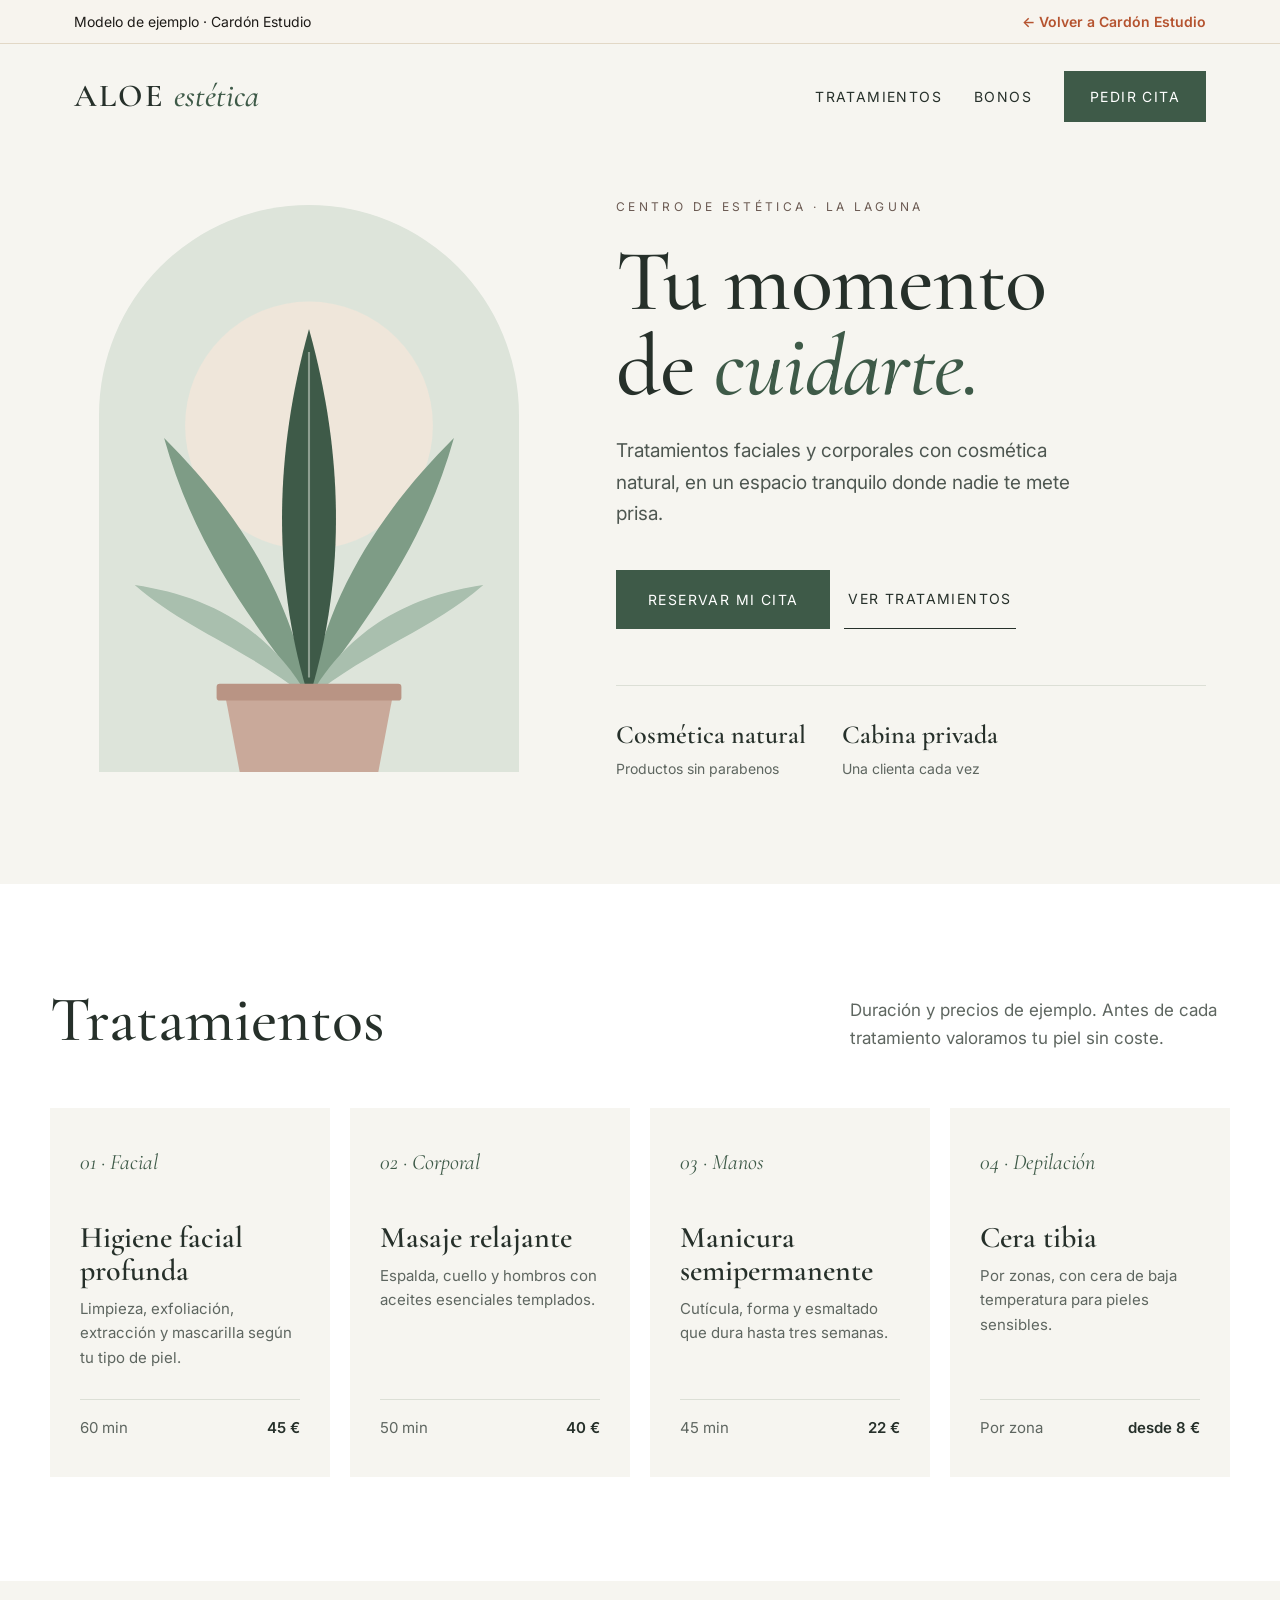
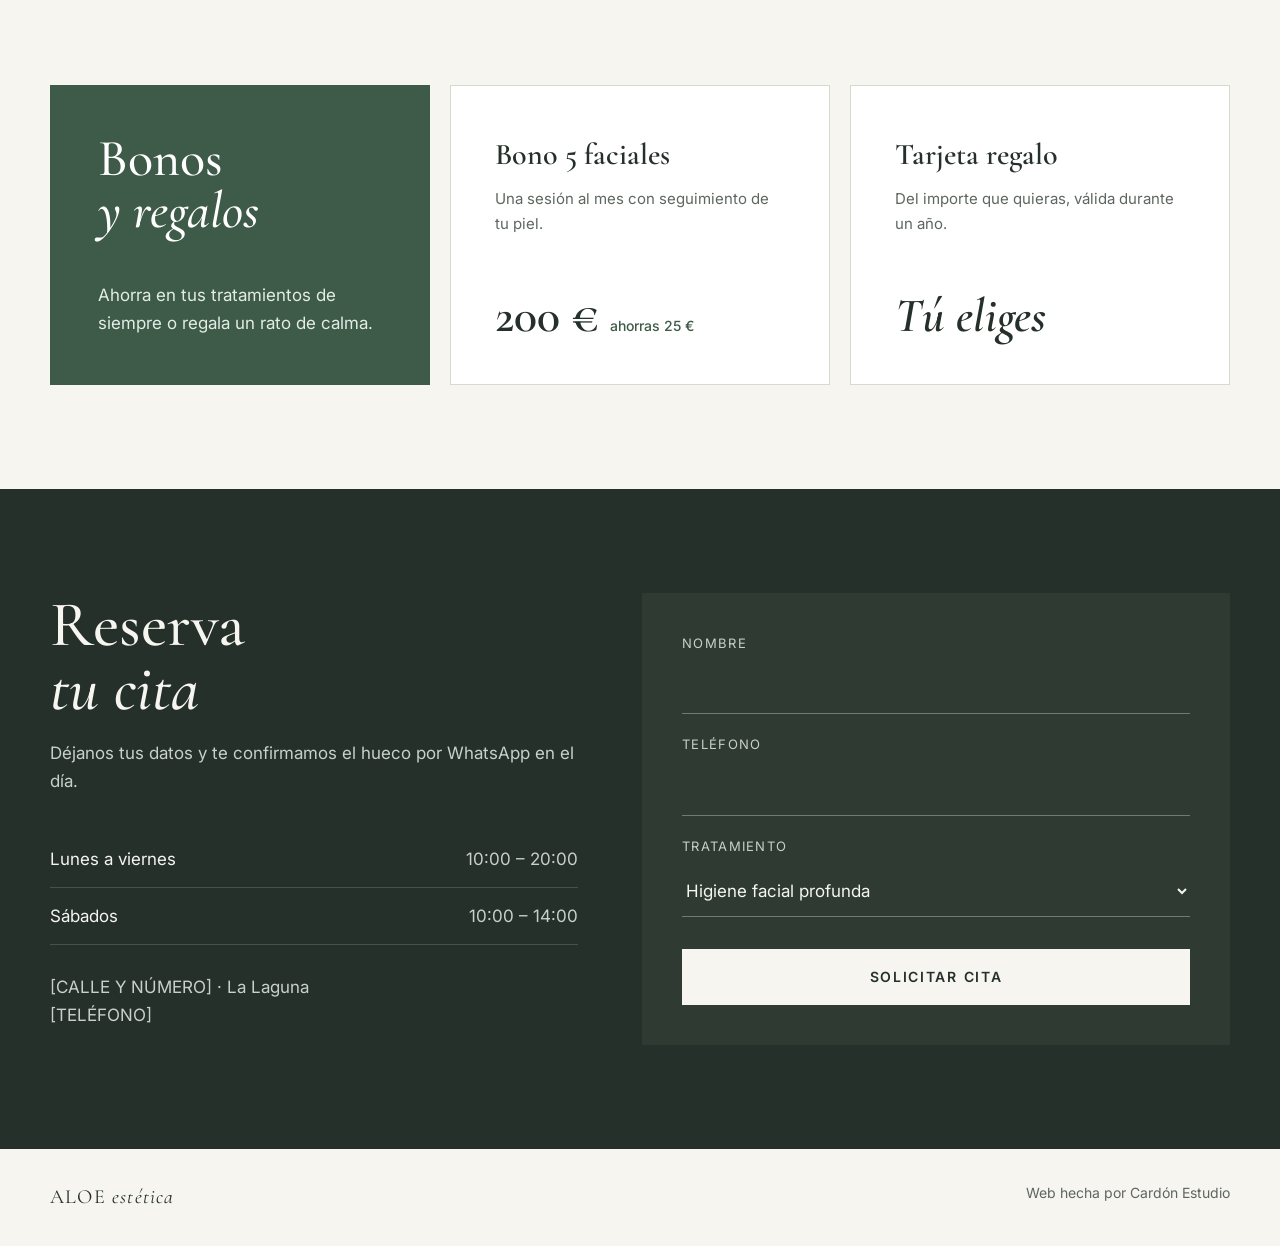
<file: plantillas/estetica.html>
<!doctype html>
<html lang="es">
<head>
<meta charset="utf-8">
<meta name="viewport" content="width=device-width, initial-scale=1">
<title>Aloe Estética — modelo</title>
<link rel="preconnect" href="https://fonts.googleapis.com">
<link href="https://fonts.googleapis.com/css2?family=Cormorant+Garamond:ital,wght@0,500;0,600;1,500&amp;family=Inter:wght@400;500;600&amp;display=swap" rel="stylesheet">
<style>
body{margin:0}
a{color:#3E5A48}a:hover{color:#2A3F32}
</style>
<style>*,*::before,*::after{box-sizing:border-box} html{scroll-behavior:smooth} img,svg{max-width:100%} summary::-webkit-details-marker{display:none}</style>
<style>@media (max-width: 640px){ nav[aria-label="Principal"] > :not(:last-child){ display:none !important } nav[aria-label="Principal"]{ gap:12px !important } nav[aria-label="Principal"] > :last-child{ white-space:nowrap } header [data-go="inicio"]{ white-space:nowrap } } @media (max-width: 640px){ header [data-go="inicio"]{ font-size:23px !important } header{ flex-wrap:nowrap !important } #inicio{ padding-top:24px !important; gap:40px !important } #inicio > div:first-child{ order:2; max-width:300px; margin:0 auto } }</style>
</head>
<body>
<div style="background: #F6F5F0; color: #26302A; font-family: Inter, system-ui, sans-serif; font-size: 17px; line-height: 1.65">

<div style="background: #F7F4EE; color: #1E1B18; font-size: 14px; border-bottom: 1px solid #E2D8C6">
<div style="max-width: 1180px; margin: 0 auto; padding: 10px 24px; display: flex; flex-wrap: wrap; gap: 12px; justify-content: space-between; align-items: center">
<span>Modelo de ejemplo · Cardón Estudio</span>
<a href="../index.html" style="color: #B5532F; font-weight: 600; text-decoration: none">← Volver a Cardón Estudio</a>
</div>
</div>

<header style="max-width: 1180px; margin: 0 auto; padding: 26px 24px; display: flex; flex-wrap: wrap; gap: 16px; align-items: center; justify-content: space-between">
<button type="button" data-go="inicio" style="border:0;background:none;padding:0;margin:0;cursor:pointer;font:inherit;text-align:inherit;color:inherit;font-family: 'Cormorant Garamond', serif; font-weight: 600; font-size: 32px; letter-spacing: 0.06em; text-decoration: none; color: #26302A">ALOE <span style="font-style: italic; font-weight: 500; letter-spacing: 0; color: #3E5A48">estética</span></button>
<nav aria-label="Principal" style="display: flex; flex-wrap: wrap; gap: 32px; align-items: center">
<button type="button" data-go="tratamientos" style="border:0;background:none;padding:0;margin:0;cursor:pointer;font:inherit;text-align:inherit;color:inherit;text-decoration: none; color: #26302A; font-size: 14px; letter-spacing: 0.1em; text-transform: uppercase">Tratamientos</button>
<button type="button" data-go="bonos" style="border:0;background:none;padding:0;margin:0;cursor:pointer;font:inherit;text-align:inherit;color:inherit;text-decoration: none; color: #26302A; font-size: 14px; letter-spacing: 0.1em; text-transform: uppercase">Bonos</button>
<button type="button" data-go="cita" style="border:0;background:none;padding:0;margin:0;cursor:pointer;font:inherit;text-align:inherit;color:inherit;background: #3E5A48; color: #FFFFFF; text-decoration: none; font-size: 14px; letter-spacing: 0.1em; text-transform: uppercase; padding: 14px 26px">Pedir cita</button>
</nav>
</header>

<section id="inicio" style="max-width: 1180px; margin: 0 auto; padding: 48px 24px 104px; display: flex; flex-wrap: wrap; gap: 72px; align-items: center">
<div style="flex: 1 1 360px; min-width: 0; display: flex; justify-content: center">
<svg aria-hidden="true" viewBox="0 0 400 540" style="width: 100%; max-width: 420px; height: auto; display: block">
<path d="M0 540 V200 A200 200 0 0 1 400 200 V540 Z" fill="#DDE4DA"/>
<circle cx="200" cy="210" r="118" fill="#EFE6DA"/>
<path d="M200 470 C150 400 92 330 62 222 C122 282 182 362 200 470z" fill="#7E9C86"/>
<path d="M200 470 C250 400 308 330 338 222 C278 282 218 362 200 470z" fill="#7E9C86"/>
<path d="M200 470 C140 422 82 404 34 362 C102 372 162 402 200 470z" fill="#A9BFAE"/>
<path d="M200 470 C260 422 318 404 366 362 C298 372 238 402 200 470z" fill="#A9BFAE"/>
<path d="M200 470 C172 380 160 262 200 118 C240 262 228 380 200 470z" fill="#3E5A48"/>
<path d="M200 140 V450" stroke="#DDE4DA" stroke-width="2" stroke-opacity="0.5"/>
<path d="M120 466 H280 L266 540 H134 Z" fill="#C9A99A"/>
<rect x="112" y="456" width="176" height="16" rx="3" fill="#B99484"/>
</svg>
</div>
<div style="flex: 1 1 480px; min-width: 0">
<p style="margin: 0 0 22px; color: #6B5A52; letter-spacing: 0.28em; font-size: 12px; text-transform: uppercase">Centro de estética · La Laguna</p>
<h1 style="margin: 0 0 26px; font-family: 'Cormorant Garamond', serif; font-weight: 500; font-size: clamp(54px, 6.8vw, 92px); line-height: 0.98; letter-spacing: -0.01em">Tu momento<br>de <em style="color: #3E5A48">cuidarte.</em></h1>
<p style="margin: 0 0 40px; color: #4E5751; font-size: 19px; max-width: 470px">Tratamientos faciales y corporales con cosmética natural, en un espacio tranquilo donde nadie te mete prisa.</p>
<div style="display: flex; flex-wrap: wrap; gap: 14px; align-items: center">
<button type="button" data-go="cita" style="border:0;background:none;padding:0;margin:0;cursor:pointer;font:inherit;text-align:inherit;color:inherit;background: #3E5A48; color: #FFFFFF; text-decoration: none; font-size: 14px; letter-spacing: 0.1em; text-transform: uppercase; padding: 18px 32px">Reservar mi cita</button>
<button type="button" data-go="tratamientos" style="border:0;background:none;padding:0;margin:0;cursor:pointer;font:inherit;text-align:inherit;color:inherit;color: #26302A; text-decoration: none; font-size: 14px; letter-spacing: 0.1em; text-transform: uppercase; padding: 18px 4px; border-bottom: 1px solid #26302A">Ver tratamientos</button>
</div>
<div style="display: flex; flex-wrap: wrap; gap: 36px; margin-top: 56px; padding-top: 28px; border-top: 1px solid #DCDFD6">
<div><p style="margin: 0; font-family: 'Cormorant Garamond', serif; font-size: 26px; font-weight: 600">Cosmética natural</p><p style="margin: 0; color: #5E6660; font-size: 14px">Productos sin parabenos</p></div>
<div><p style="margin: 0; font-family: 'Cormorant Garamond', serif; font-size: 26px; font-weight: 600">Cabina privada</p><p style="margin: 0; color: #5E6660; font-size: 14px">Una clienta cada vez</p></div>
</div>
</div>
</section>

<section id="tratamientos" style="background: #FFFFFF; padding: 104px 24px">
<div style="max-width: 1180px; margin: 0 auto">
<div style="display: flex; flex-wrap: wrap; gap: 24px; justify-content: space-between; align-items: flex-end; margin-bottom: 56px">
<h2 style="margin: 0; font-family: 'Cormorant Garamond', serif; font-weight: 500; font-size: clamp(44px, 5vw, 64px); line-height: 1">Tratamientos</h2>
<p style="margin: 0; color: #5E6660; max-width: 380px">Duración y precios de ejemplo. Antes de cada tratamiento valoramos tu piel sin coste.</p>
</div>
<div style="display: grid; grid-template-columns: repeat(auto-fit, minmax(260px, 1fr)); gap: 20px">
<div style="background: #F6F5F0; padding: 36px 30px; display: flex; flex-direction: column">
<p style="margin: 0 0 40px; font-family: 'Cormorant Garamond', serif; font-style: italic; font-size: 22px; color: #3E5A48">01 · Facial</p>
<h3 style="margin: 0 0 10px; font-family: 'Cormorant Garamond', serif; font-weight: 600; font-size: 30px; line-height: 1.1">Higiene facial profunda</h3>
<p style="margin: 0 0 28px; color: #5E6660; font-size: 15px; flex: 1">Limpieza, exfoliación, extracción y mascarilla según tu tipo de piel.</p>
<p style="margin: 0; padding-top: 16px; border-top: 1px solid #DCDFD6; display: flex; justify-content: space-between; font-size: 15px"><span style="color: #5E6660">60 min</span><span style="font-weight: 600">45 €</span></p>
</div>
<div style="background: #F6F5F0; padding: 36px 30px; display: flex; flex-direction: column">
<p style="margin: 0 0 40px; font-family: 'Cormorant Garamond', serif; font-style: italic; font-size: 22px; color: #3E5A48">02 · Corporal</p>
<h3 style="margin: 0 0 10px; font-family: 'Cormorant Garamond', serif; font-weight: 600; font-size: 30px; line-height: 1.1">Masaje relajante</h3>
<p style="margin: 0 0 28px; color: #5E6660; font-size: 15px; flex: 1">Espalda, cuello y hombros con aceites esenciales templados.</p>
<p style="margin: 0; padding-top: 16px; border-top: 1px solid #DCDFD6; display: flex; justify-content: space-between; font-size: 15px"><span style="color: #5E6660">50 min</span><span style="font-weight: 600">40 €</span></p>
</div>
<div style="background: #F6F5F0; padding: 36px 30px; display: flex; flex-direction: column">
<p style="margin: 0 0 40px; font-family: 'Cormorant Garamond', serif; font-style: italic; font-size: 22px; color: #3E5A48">03 · Manos</p>
<h3 style="margin: 0 0 10px; font-family: 'Cormorant Garamond', serif; font-weight: 600; font-size: 30px; line-height: 1.1">Manicura semipermanente</h3>
<p style="margin: 0 0 28px; color: #5E6660; font-size: 15px; flex: 1">Cutícula, forma y esmaltado que dura hasta tres semanas.</p>
<p style="margin: 0; padding-top: 16px; border-top: 1px solid #DCDFD6; display: flex; justify-content: space-between; font-size: 15px"><span style="color: #5E6660">45 min</span><span style="font-weight: 600">22 €</span></p>
</div>
<div style="background: #F6F5F0; padding: 36px 30px; display: flex; flex-direction: column">
<p style="margin: 0 0 40px; font-family: 'Cormorant Garamond', serif; font-style: italic; font-size: 22px; color: #3E5A48">04 · Depilación</p>
<h3 style="margin: 0 0 10px; font-family: 'Cormorant Garamond', serif; font-weight: 600; font-size: 30px; line-height: 1.1">Cera tibia</h3>
<p style="margin: 0 0 28px; color: #5E6660; font-size: 15px; flex: 1">Por zonas, con cera de baja temperatura para pieles sensibles.</p>
<p style="margin: 0; padding-top: 16px; border-top: 1px solid #DCDFD6; display: flex; justify-content: space-between; font-size: 15px"><span style="color: #5E6660">Por zona</span><span style="font-weight: 600">desde 8 €</span></p>
</div>
</div>
</div>
</section>

<section id="bonos" style="padding: 104px 24px">
<div style="max-width: 1180px; margin: 0 auto; display: grid; grid-template-columns: repeat(auto-fit, minmax(300px, 1fr)); gap: 20px">
<div style="background: #3E5A48; color: #FFFFFF; padding: 48px; display: flex; flex-direction: column; justify-content: space-between; min-height: 300px; box-sizing: border-box">
<h2 style="margin: 0; font-family: 'Cormorant Garamond', serif; font-weight: 500; font-size: 52px; line-height: 1">Bonos<br><em>y regalos</em></h2>
<p style="margin: 0; color: #E4ECE6">Ahorra en tus tratamientos de siempre o regala un rato de calma.</p>
</div>
<div style="border: 1px solid #D5DBD1; padding: 44px; background: #FFFFFF; display: flex; flex-direction: column; justify-content: space-between">
<div><h3 style="margin: 0 0 8px; font-family: 'Cormorant Garamond', serif; font-weight: 600; font-size: 30px">Bono 5 faciales</h3><p style="margin: 0; color: #5E6660; font-size: 15px">Una sesión al mes con seguimiento de tu piel.</p></div>
<p style="margin: 28px 0 0; font-family: 'Cormorant Garamond', serif; font-size: 48px; font-weight: 600; line-height: 1">200 € <span style="font-family: Inter, sans-serif; font-size: 14px; font-weight: 500; color: #3E5A48">ahorras 25 €</span></p>
</div>
<div style="border: 1px solid #D5DBD1; padding: 44px; background: #FFFFFF; display: flex; flex-direction: column; justify-content: space-between">
<div><h3 style="margin: 0 0 8px; font-family: 'Cormorant Garamond', serif; font-weight: 600; font-size: 30px">Tarjeta regalo</h3><p style="margin: 0; color: #5E6660; font-size: 15px">Del importe que quieras, válida durante un año.</p></div>
<p style="margin: 28px 0 0; font-family: 'Cormorant Garamond', serif; font-size: 48px; font-weight: 600; font-style: italic; line-height: 1">Tú eliges</p>
</div>
</div>
</section>

<section id="cita" style="background: #26302A; color: #F6F5F0; padding: 104px 24px">
<div style="max-width: 1180px; margin: 0 auto; display: flex; flex-wrap: wrap; gap: 64px">
<div style="flex: 1 1 380px; min-width: 0">
<h2 style="margin: 0 0 18px; font-family: 'Cormorant Garamond', serif; font-weight: 500; font-size: clamp(46px, 5vw, 64px); line-height: 1">Reserva<br><em>tu cita</em></h2>
<p style="margin: 0 0 36px; color: #C8D0C9">Déjanos tus datos y te confirmamos el hueco por WhatsApp en el día.</p>
<div style="display: flex; justify-content: space-between; padding: 14px 0; border-bottom: 1px solid #45524A"><span>Lunes a viernes</span><span style="color: #C8D0C9">10:00 – 20:00</span></div>
<div style="display: flex; justify-content: space-between; padding: 14px 0; border-bottom: 1px solid #45524A"><span>Sábados</span><span style="color: #C8D0C9">10:00 – 14:00</span></div>
<p style="margin: 28px 0 0; color: #C8D0C9">[CALLE Y NÚMERO] · La Laguna<br>[TELÉFONO]</p>
</div>
<form style="flex: 1 1 440px; min-width: 0; display: flex; flex-direction: column; gap: 20px; background: #2F3A33; padding: 40px; box-sizing: border-box">
<label style="display: flex; flex-direction: column; gap: 8px; font-size: 13px; letter-spacing: 0.1em; text-transform: uppercase; color: #C8D0C9">Nombre<input type="text" style="height: 52px; border: 0; border-bottom: 1px solid #6E7C73; background: transparent; color: #F6F5F0; padding: 0; font: inherit; font-size: 17px; letter-spacing: 0; text-transform: none"></label>
<label style="display: flex; flex-direction: column; gap: 8px; font-size: 13px; letter-spacing: 0.1em; text-transform: uppercase; color: #C8D0C9">Teléfono<input type="tel" style="height: 52px; border: 0; border-bottom: 1px solid #6E7C73; background: transparent; color: #F6F5F0; padding: 0; font: inherit; font-size: 17px; letter-spacing: 0; text-transform: none"></label>
<label style="display: flex; flex-direction: column; gap: 8px; font-size: 13px; letter-spacing: 0.1em; text-transform: uppercase; color: #C8D0C9">Tratamiento
<select style="height: 52px; border: 0; border-bottom: 1px solid #6E7C73; background: #2F3A33; color: #F6F5F0; padding: 0; font: inherit; font-size: 17px; letter-spacing: 0; text-transform: none"><option>Higiene facial profunda</option><option>Masaje relajante</option><option>Manicura semipermanente</option><option>Depilación</option></select></label>
<button type="button" style="margin-top: 12px; height: 56px; border: 0; background: #F6F5F0; color: #26302A; font: inherit; font-size: 14px; letter-spacing: 0.12em; text-transform: uppercase; font-weight: 600; cursor: pointer">Solicitar cita</button>
</form>
</div>
</section>

<footer style="padding: 32px 24px">
<div style="max-width: 1180px; margin: 0 auto; display: flex; flex-wrap: wrap; gap: 16px; justify-content: space-between; color: #5E6660; font-size: 14px">
<span style="font-family: 'Cormorant Garamond', serif; font-size: 20px; letter-spacing: 0.06em; color: #26302A">ALOE <em>estética</em></span>
<span>Web hecha por Cardón Estudio</span>
</div>
</footer>
</div>
<script>
document.querySelectorAll('[data-go]').forEach(function(b){b.addEventListener('click',function(){var el=document.getElementById(b.dataset.go);if(el)el.scrollIntoView({behavior:'smooth',block:'start'});});});
</script>

</body>
</html>
</file>
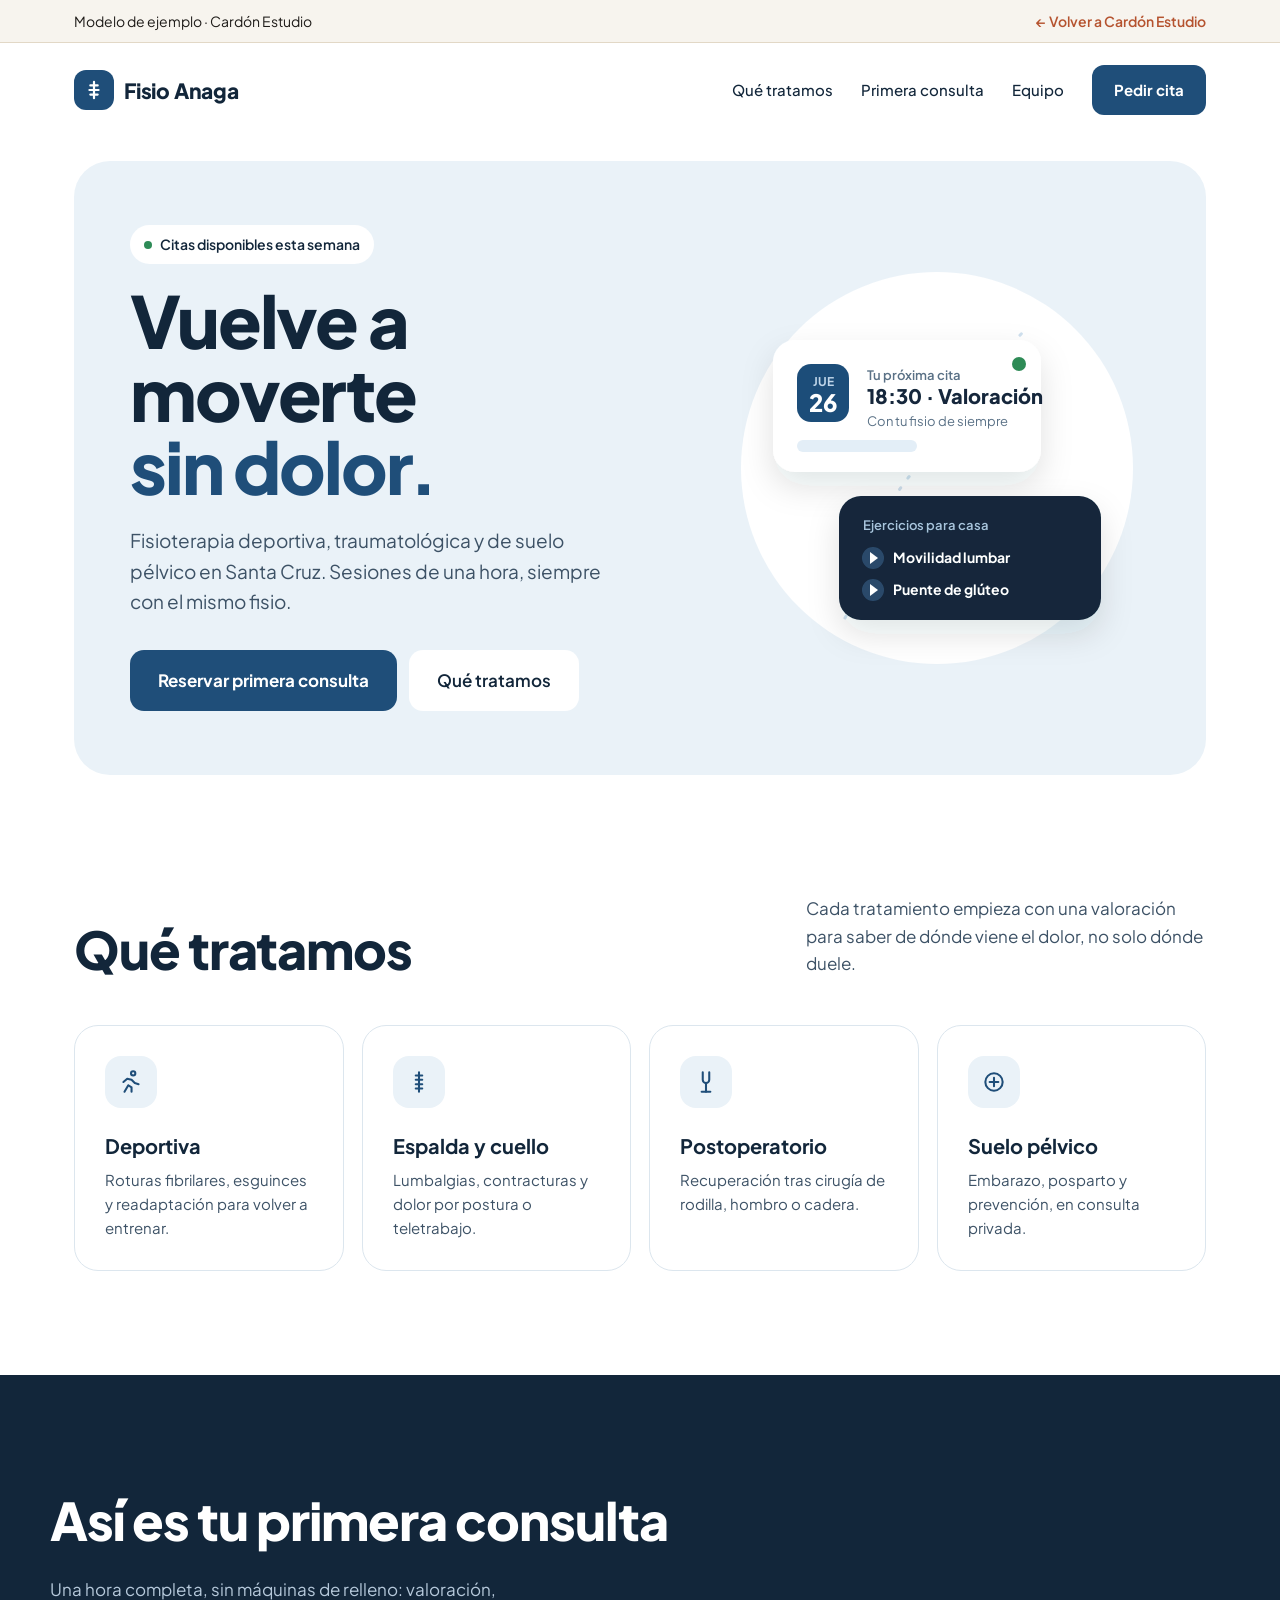
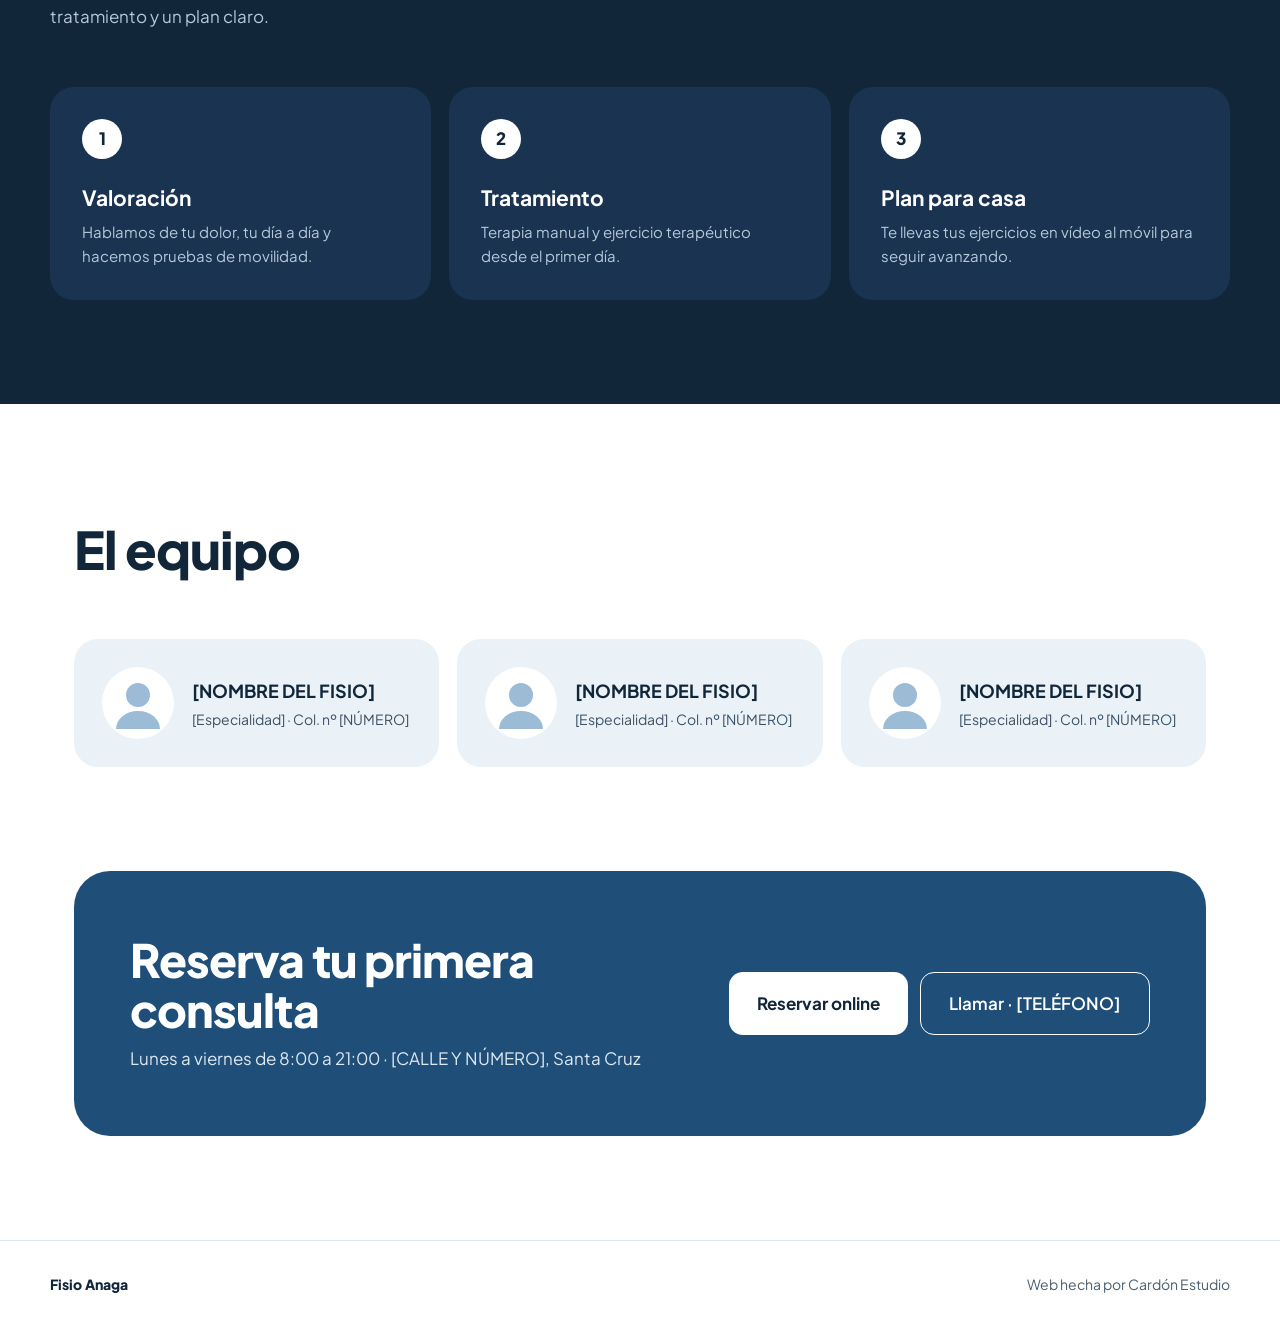
<file: plantillas/fisio.html>
<!doctype html>
<html lang="es">
<head>
<meta charset="utf-8">
<meta name="viewport" content="width=device-width, initial-scale=1">
<title>Fisio Anaga — modelo</title>
<link rel="preconnect" href="https://fonts.googleapis.com">
<link href="https://fonts.googleapis.com/css2?family=Plus+Jakarta+Sans:wght@400;500;600;700;800&amp;display=swap" rel="stylesheet">
<style>
body{margin:0}
a{color:#1F4E79}a:hover{color:#163A5A}
</style>
<style>*,*::before,*::after{box-sizing:border-box} html{scroll-behavior:smooth} img,svg{max-width:100%} summary::-webkit-details-marker{display:none}</style>
<style>@media (max-width: 640px){ nav[aria-label="Principal"] > :not(:last-child){ display:none !important } nav[aria-label="Principal"]{ gap:12px !important } nav[aria-label="Principal"] > :last-child{ white-space:nowrap } header [data-go="inicio"]{ white-space:nowrap } }</style>
</head>
<body>
<div style="background: #FFFFFF; color: #12263A; font-family: 'Plus Jakarta Sans', system-ui, sans-serif; font-size: 17px; line-height: 1.6">

<div style="background: #F7F4EE; color: #1E1B18; font-size: 14px; border-bottom: 1px solid #E2D8C6">
<div style="max-width: 1180px; margin: 0 auto; padding: 10px 24px; display: flex; flex-wrap: wrap; gap: 12px; justify-content: space-between; align-items: center">
<span>Modelo de ejemplo · Cardón Estudio</span>
<a href="../index.html" style="color: #B5532F; font-weight: 600; text-decoration: none">← Volver a Cardón Estudio</a>
</div>
</div>

<header style="max-width: 1180px; margin: 0 auto; padding: 22px 24px; display: flex; flex-wrap: wrap; gap: 16px; align-items: center; justify-content: space-between">
<button type="button" data-go="inicio" style="border:0;background:none;padding:0;margin:0;cursor:pointer;font:inherit;text-align:inherit;color:inherit;display: flex; align-items: center; gap: 10px; text-decoration: none; color: #12263A">
<span style="width: 40px; height: 40px; border-radius: 12px; background: #1F4E79; display: flex; align-items: center; justify-content: center"><svg aria-hidden="true" width="22" height="22" viewBox="0 0 24 24" fill="none" stroke="#FFFFFF" stroke-width="2.4" stroke-linecap="round"><path d="M12 3v18M8 7h8M7 12h10M8 17h8"/></svg></span>
<span style="font-weight: 800; font-size: 21px; letter-spacing: -0.01em">Fisio Anaga</span>
</button>
<nav aria-label="Principal" style="display: flex; flex-wrap: wrap; gap: 28px; align-items: center">
<button type="button" data-go="especialidades" style="border:0;background:none;padding:0;margin:0;cursor:pointer;font:inherit;text-align:inherit;color:inherit;text-decoration: none; color: #12263A; font-size: 15px; font-weight: 500">Qué tratamos</button>
<button type="button" data-go="consulta" style="border:0;background:none;padding:0;margin:0;cursor:pointer;font:inherit;text-align:inherit;color:inherit;text-decoration: none; color: #12263A; font-size: 15px; font-weight: 500">Primera consulta</button>
<button type="button" data-go="equipo" style="border:0;background:none;padding:0;margin:0;cursor:pointer;font:inherit;text-align:inherit;color:inherit;text-decoration: none; color: #12263A; font-size: 15px; font-weight: 500">Equipo</button>
<button type="button" data-go="cita" style="border:0;background:none;padding:0;margin:0;cursor:pointer;font:inherit;text-align:inherit;color:inherit;background: #1F4E79; color: #FFFFFF; text-decoration: none; font-weight: 700; font-size: 15px; padding: 13px 22px; border-radius: 12px">Pedir cita</button>
</nav>
</header>

<section id="inicio" style="max-width: 1180px; margin: 0 auto; padding: 24px 24px 88px">
<div style="background: #EAF2F8; border-radius: 36px; padding: 64px 56px; display: flex; flex-wrap: wrap; gap: 48px; align-items: center">
<div style="flex: 1 1 480px; min-width: 0">
<p style="margin: 0 0 20px; display: inline-flex; align-items: center; gap: 8px; background: #FFFFFF; padding: 8px 14px; border-radius: 999px; font-size: 14px; font-weight: 600"><span style="width: 8px; height: 8px; border-radius: 50%; background: #2E8B57"></span>Citas disponibles esta semana</p>
<h1 style="margin: 0 0 22px; font-weight: 800; font-size: clamp(44px, 5.6vw, 74px); line-height: 1.02; letter-spacing: -0.03em">Vuelve a moverte<br><span style="color: #1F4E79">sin dolor.</span></h1>
<p style="margin: 0 0 34px; font-size: 19px; color: #3D5266; max-width: 500px">Fisioterapia deportiva, traumatológica y de suelo pélvico en Santa Cruz. Sesiones de una hora, siempre con el mismo fisio.</p>
<div style="display: flex; flex-wrap: wrap; gap: 12px">
<button type="button" data-go="cita" style="border:0;background:none;padding:0;margin:0;cursor:pointer;font:inherit;text-align:inherit;color:inherit;background: #1F4E79; color: #FFFFFF; text-decoration: none; font-weight: 700; padding: 17px 28px; border-radius: 14px">Reservar primera consulta</button>
<button type="button" data-go="especialidades" style="border:0;background:none;padding:0;margin:0;cursor:pointer;font:inherit;text-align:inherit;color:inherit;background: #FFFFFF; color: #12263A; text-decoration: none; font-weight: 600; padding: 17px 28px; border-radius: 14px">Qué tratamos</button>
</div>
</div>
<div style="flex: 1 1 360px; min-width: 0; display: flex; justify-content: center; position: relative">
<svg aria-hidden="true" viewBox="0 0 420 420" style="width: 100%; max-width: 420px; height: auto; display: block; font-family: 'Plus Jakarta Sans', system-ui, sans-serif">
<defs><filter id="sombra" x="-20%" y="-20%" width="140%" height="160%"><feDropShadow dx="0" dy="14" stdDeviation="16" flood-color="#12263A" flood-opacity="0.12"/></filter></defs>
<circle cx="210" cy="210" r="196" fill="#FFFFFF"/>
<path d="M118 360 C 150 300, 150 250, 190 210 S 250 120, 300 70" fill="none" stroke="#CFE0EE" stroke-width="3" stroke-dasharray="2 12" stroke-linecap="round"/>
<g filter="url(#sombra)">
<rect x="46" y="82" width="268" height="132" rx="22" fill="#FFFFFF"/>
<rect x="70" y="106" width="52" height="58" rx="14" fill="#1F4E79"/>
<text x="96" y="128" text-anchor="middle" font-size="12" font-weight="700" fill="#BFD6EA">JUE</text>
<text x="96" y="154" text-anchor="middle" font-size="24" font-weight="800" fill="#FFFFFF">26</text>
<text x="140" y="122" font-size="13" font-weight="600" fill="#5A7186">Tu próxima cita</text>
<text x="140" y="146" font-size="20" font-weight="800" fill="#12263A">18:30 · Valoración</text>
<text x="140" y="168" font-size="13" fill="#5A7186">Con tu fisio de siempre</text>
<rect x="70" y="182" width="120" height="12" rx="6" fill="#E3EEF7"/>
<circle cx="292" cy="106" r="7" fill="#2E8B57"/>
</g>
<g filter="url(#sombra)">
<rect x="112" y="238" width="262" height="124" rx="22" fill="#12263A"/>
<text x="136" y="272" font-size="13" font-weight="600" fill="#A9C4DC">Ejercicios para casa</text>
<g font-size="14" font-weight="700" fill="#FFFFFF">
<circle cx="146" cy="300" r="11" fill="#2C4A6B"/><path d="M143 294 L151 300 L143 306 Z" fill="#FFFFFF"/><text x="166" y="305">Movilidad lumbar</text>
<circle cx="146" cy="332" r="11" fill="#2C4A6B"/><path d="M143 326 L151 332 L143 338 Z" fill="#FFFFFF"/><text x="166" y="337">Puente de glúteo</text>
</g>
</g>
</svg>
</div>
</div>
</section>

<section id="especialidades" style="max-width: 1180px; margin: 0 auto; padding: 32px 24px 104px">
<div style="display: flex; flex-wrap: wrap; gap: 24px; justify-content: space-between; align-items: flex-end; margin-bottom: 48px">
<h2 style="margin: 0; font-weight: 800; font-size: clamp(36px, 4.5vw, 52px); line-height: 1.05; letter-spacing: -0.02em">Qué tratamos</h2>
<p style="margin: 0; color: #3D5266; max-width: 400px">Cada tratamiento empieza con una valoración para saber de dónde viene el dolor, no solo dónde duele.</p>
</div>
<div style="display: grid; grid-template-columns: repeat(auto-fit, minmax(255px, 1fr)); gap: 18px">
<div style="border: 1px solid #DCE6EE; border-radius: 24px; padding: 30px">
<span style="width: 52px; height: 52px; border-radius: 16px; background: #EAF2F8; display: flex; align-items: center; justify-content: center"><svg aria-hidden="true" width="26" height="26" viewBox="0 0 24 24" fill="none" stroke="#1F4E79" stroke-width="1.9" stroke-linecap="round" stroke-linejoin="round"><circle cx="14" cy="4" r="2"/><path d="m6 21 3.5-6 3 2v4M5 12l3.5-3 4 1 3 3 3.5 1"/></svg></span>
<h3 style="margin: 22px 0 6px; font-size: 20px; font-weight: 700">Deportiva</h3>
<p style="margin: 0; color: #3D5266; font-size: 15px">Roturas fibrilares, esguinces y readaptación para volver a entrenar.</p>
</div>
<div style="border: 1px solid #DCE6EE; border-radius: 24px; padding: 30px">
<span style="width: 52px; height: 52px; border-radius: 16px; background: #EAF2F8; display: flex; align-items: center; justify-content: center"><svg aria-hidden="true" width="26" height="26" viewBox="0 0 24 24" fill="none" stroke="#1F4E79" stroke-width="1.9" stroke-linecap="round"><path d="M12 3v18M9 6h6M9 10h6M9 14h6M9 18h6"/></svg></span>
<h3 style="margin: 22px 0 6px; font-size: 20px; font-weight: 700">Espalda y cuello</h3>
<p style="margin: 0; color: #3D5266; font-size: 15px">Lumbalgias, contracturas y dolor por postura o teletrabajo.</p>
</div>
<div style="border: 1px solid #DCE6EE; border-radius: 24px; padding: 30px">
<span style="width: 52px; height: 52px; border-radius: 16px; background: #EAF2F8; display: flex; align-items: center; justify-content: center"><svg aria-hidden="true" width="26" height="26" viewBox="0 0 24 24" fill="none" stroke="#1F4E79" stroke-width="1.9" stroke-linecap="round" stroke-linejoin="round"><path d="M9 3v7a3 3 0 0 0 6 0V3"/><path d="M12 13v8"/><path d="M8 21h8"/></svg></span>
<h3 style="margin: 22px 0 6px; font-size: 20px; font-weight: 700">Postoperatorio</h3>
<p style="margin: 0; color: #3D5266; font-size: 15px">Recuperación tras cirugía de rodilla, hombro o cadera.</p>
</div>
<div style="border: 1px solid #DCE6EE; border-radius: 24px; padding: 30px">
<span style="width: 52px; height: 52px; border-radius: 16px; background: #EAF2F8; display: flex; align-items: center; justify-content: center"><svg aria-hidden="true" width="26" height="26" viewBox="0 0 24 24" fill="none" stroke="#1F4E79" stroke-width="1.9" stroke-linecap="round"><circle cx="12" cy="12" r="8"/><path d="M12 8v8M8 12h8"/></svg></span>
<h3 style="margin: 22px 0 6px; font-size: 20px; font-weight: 700">Suelo pélvico</h3>
<p style="margin: 0; color: #3D5266; font-size: 15px">Embarazo, posparto y prevención, en consulta privada.</p>
</div>
</div>
</section>

<section id="consulta" style="background: #12263A; color: #FFFFFF; padding: 104px 24px">
<div style="max-width: 1180px; margin: 0 auto">
<h2 style="margin: 0 0 14px; font-weight: 800; font-size: clamp(36px, 4.5vw, 52px); letter-spacing: -0.02em">Así es tu primera consulta</h2>
<p style="margin: 0 0 56px; color: #B5C8DA; max-width: 520px">Una hora completa, sin máquinas de relleno: valoración, tratamiento y un plan claro.</p>
<div style="display: grid; grid-template-columns: repeat(auto-fit, minmax(250px, 1fr)); gap: 18px">
<div style="background: #1A3350; border-radius: 24px; padding: 32px"><span style="display: inline-flex; width: 40px; height: 40px; border-radius: 50%; background: #FFFFFF; color: #12263A; font-weight: 800; align-items: center; justify-content: center">1</span><h3 style="margin: 22px 0 6px; font-size: 21px">Valoración</h3><p style="margin: 0; color: #B5C8DA; font-size: 15px">Hablamos de tu dolor, tu día a día y hacemos pruebas de movilidad.</p></div>
<div style="background: #1A3350; border-radius: 24px; padding: 32px"><span style="display: inline-flex; width: 40px; height: 40px; border-radius: 50%; background: #FFFFFF; color: #12263A; font-weight: 800; align-items: center; justify-content: center">2</span><h3 style="margin: 22px 0 6px; font-size: 21px">Tratamiento</h3><p style="margin: 0; color: #B5C8DA; font-size: 15px">Terapia manual y ejercicio terapéutico desde el primer día.</p></div>
<div style="background: #1A3350; border-radius: 24px; padding: 32px"><span style="display: inline-flex; width: 40px; height: 40px; border-radius: 50%; background: #FFFFFF; color: #12263A; font-weight: 800; align-items: center; justify-content: center">3</span><h3 style="margin: 22px 0 6px; font-size: 21px">Plan para casa</h3><p style="margin: 0; color: #B5C8DA; font-size: 15px">Te llevas tus ejercicios en vídeo al móvil para seguir avanzando.</p></div>
</div>
</div>
</section>

<section id="equipo" style="max-width: 1180px; margin: 0 auto; padding: 104px 24px">
<h2 style="margin: 0 0 48px; font-weight: 800; font-size: clamp(36px, 4.5vw, 52px); letter-spacing: -0.02em">El equipo</h2>
<div style="display: grid; grid-template-columns: repeat(auto-fit, minmax(250px, 1fr)); gap: 18px">
<div style="background: #EAF2F8; border-radius: 24px; padding: 28px; display: flex; gap: 18px; align-items: center"><svg aria-hidden="true" width="72" height="72" viewBox="0 0 72 72"><circle cx="36" cy="36" r="36" fill="#FFFFFF"/><circle cx="36" cy="28" r="12" fill="#9BBBD6"/><path d="M14 62a22 18 0 0 1 44 0" fill="#9BBBD6"/></svg><div><h3 style="margin: 0; font-size: 18px">[NOMBRE DEL FISIO]</h3><p style="margin: 2px 0 0; color: #3D5266; font-size: 14px">[Especialidad] · Col. nº [NÚMERO]</p></div></div>
<div style="background: #EAF2F8; border-radius: 24px; padding: 28px; display: flex; gap: 18px; align-items: center"><svg aria-hidden="true" width="72" height="72" viewBox="0 0 72 72"><circle cx="36" cy="36" r="36" fill="#FFFFFF"/><circle cx="36" cy="28" r="12" fill="#9BBBD6"/><path d="M14 62a22 18 0 0 1 44 0" fill="#9BBBD6"/></svg><div><h3 style="margin: 0; font-size: 18px">[NOMBRE DEL FISIO]</h3><p style="margin: 2px 0 0; color: #3D5266; font-size: 14px">[Especialidad] · Col. nº [NÚMERO]</p></div></div>
<div style="background: #EAF2F8; border-radius: 24px; padding: 28px; display: flex; gap: 18px; align-items: center"><svg aria-hidden="true" width="72" height="72" viewBox="0 0 72 72"><circle cx="36" cy="36" r="36" fill="#FFFFFF"/><circle cx="36" cy="28" r="12" fill="#9BBBD6"/><path d="M14 62a22 18 0 0 1 44 0" fill="#9BBBD6"/></svg><div><h3 style="margin: 0; font-size: 18px">[NOMBRE DEL FISIO]</h3><p style="margin: 2px 0 0; color: #3D5266; font-size: 14px">[Especialidad] · Col. nº [NÚMERO]</p></div></div>
</div>
</section>

<section id="cita" style="max-width: 1180px; margin: 0 auto; padding: 0 24px 104px">
<div style="background: #1F4E79; color: #FFFFFF; border-radius: 36px; padding: 64px 56px; display: flex; flex-wrap: wrap; gap: 32px; align-items: center; justify-content: space-between">
<div style="flex: 1 1 420px; min-width: 0">
<h2 style="margin: 0 0 10px; font-weight: 800; font-size: clamp(34px, 4vw, 46px); line-height: 1.08; letter-spacing: -0.02em">Reserva tu primera consulta</h2>
<p style="margin: 0; color: #DCE8F2">Lunes a viernes de 8:00 a 21:00 · [CALLE Y NÚMERO], Santa Cruz</p>
</div>
<div style="display: flex; flex-wrap: wrap; gap: 12px">
<button type="button" data-go="cita" style="border:0;background:none;padding:0;margin:0;cursor:pointer;font:inherit;text-align:inherit;color:inherit;background: #FFFFFF; color: #12263A; text-decoration: none; font-weight: 700; padding: 17px 28px; border-radius: 14px">Reservar online</button>
<button type="button" data-go="cita" style="border:0;background:none;padding:0;margin:0;cursor:pointer;font:inherit;text-align:inherit;color:inherit;border: 1.5px solid #FFFFFF; color: #FFFFFF; text-decoration: none; font-weight: 600; padding: 17px 28px; border-radius: 14px">Llamar · [TELÉFONO]</button>
</div>
</div>
</section>

<footer style="border-top: 1px solid #DCE6EE; padding: 32px 24px">
<div style="max-width: 1180px; margin: 0 auto; display: flex; flex-wrap: wrap; gap: 16px; justify-content: space-between; color: #4A5E70; font-size: 14px">
<span style="font-weight: 800; color: #12263A">Fisio Anaga</span>
<span>Web hecha por Cardón Estudio</span>
</div>
</footer>
</div>
<script>
document.querySelectorAll('[data-go]').forEach(function(b){b.addEventListener('click',function(){var el=document.getElementById(b.dataset.go);if(el)el.scrollIntoView({behavior:'smooth',block:'start'});});});
</script>

</body>
</html>
</file>
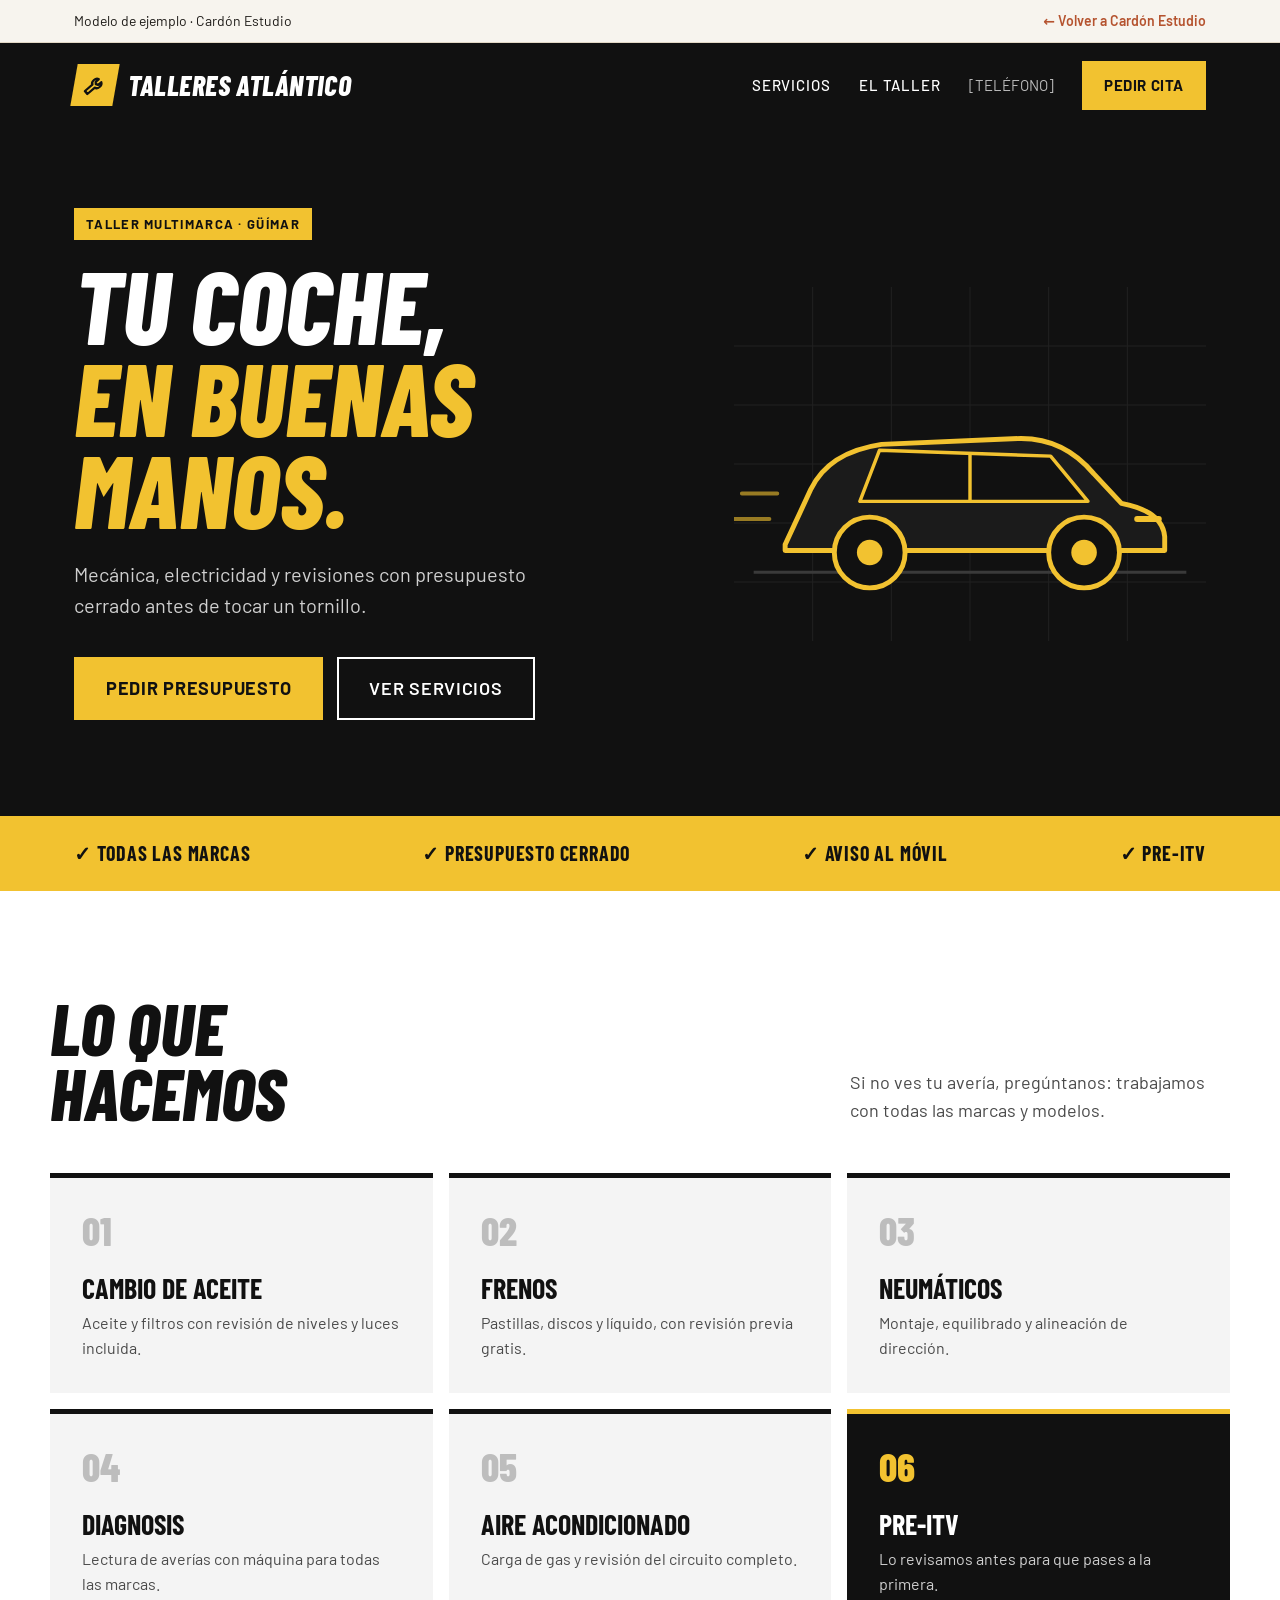
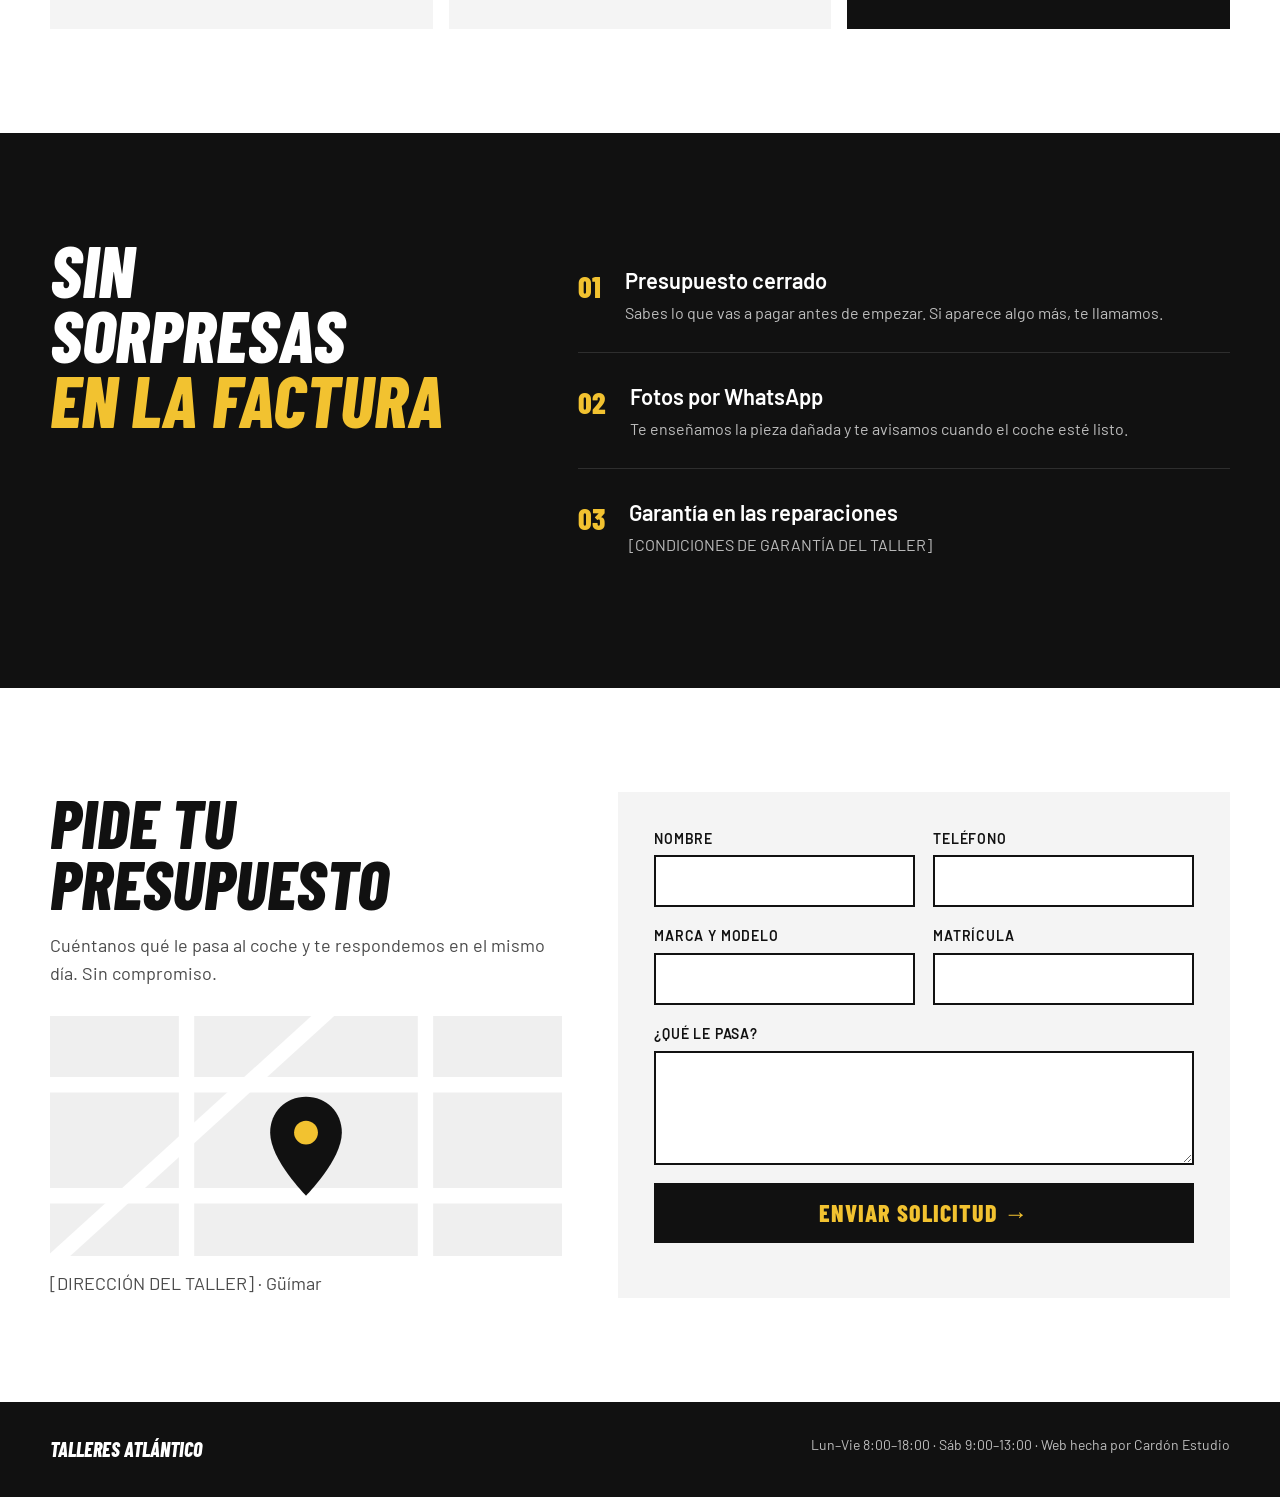
<file: plantillas/taller.html>
<!doctype html>
<html lang="es">
<head>
<meta charset="utf-8">
<meta name="viewport" content="width=device-width, initial-scale=1">
<title>Talleres Atlántico — modelo</title>
<link rel="preconnect" href="https://fonts.googleapis.com">
<link href="https://fonts.googleapis.com/css2?family=Barlow+Condensed:wght@600;700;800&amp;family=Barlow:wght@400;500;600&amp;display=swap" rel="stylesheet">
<style>
body{margin:0}
a{color:#111111}a:hover{color:#000000}
</style>
<style>*,*::before,*::after{box-sizing:border-box} html{scroll-behavior:smooth} img,svg{max-width:100%} summary::-webkit-details-marker{display:none}</style>
<style>@media (max-width: 640px){ nav[aria-label="Principal"] > :not(:last-child){ display:none !important } nav[aria-label="Principal"]{ gap:12px !important } nav[aria-label="Principal"] > :last-child{ white-space:nowrap } header [data-go="inicio"]{ white-space:nowrap } } @media (max-width: 640px){ header [data-go="inicio"] > span:last-child{ font-size:16px !important } header [data-go="inicio"]{ gap:8px !important } header > div{ flex-wrap:nowrap !important } header [data-go="inicio"] > span:first-child{ width:34px !important; height:34px !important } header nav > :last-child{ padding:11px 14px !important; font-size:14px !important } header nav > span{ display:none !important } }</style>
</head>
<body>
<div style="background: #FFFFFF; color: #111111; font-family: Barlow, system-ui, sans-serif; font-size: 18px; line-height: 1.55">

<div style="background: #F7F4EE; color: #1E1B18; font-size: 14px; border-bottom: 1px solid #E2D8C6">
<div style="max-width: 1180px; margin: 0 auto; padding: 10px 24px; display: flex; flex-wrap: wrap; gap: 12px; justify-content: space-between; align-items: center">
<span>Modelo de ejemplo · Cardón Estudio</span>
<a href="../index.html" style="color: #B5532F; font-weight: 600; text-decoration: none">← Volver a Cardón Estudio</a>
</div>
</div>

<header style="background: #111111; color: #FFFFFF">
<div style="max-width: 1180px; margin: 0 auto; padding: 18px 24px; display: flex; flex-wrap: wrap; gap: 16px; align-items: center; justify-content: space-between">
<button type="button" data-go="inicio" style="border:0;background:none;padding:0;margin:0;cursor:pointer;font:inherit;text-align:inherit;color:inherit;display: flex; align-items: center; gap: 12px; text-decoration: none; color: #FFFFFF">
<span style="width: 42px; height: 42px; background: #F2C230; display: flex; align-items: center; justify-content: center; transform: skewX(-10deg)"><svg aria-hidden="true" width="24" height="24" viewBox="0 0 24 24" fill="none" stroke="#111111" stroke-width="2.4" stroke-linecap="round" stroke-linejoin="round"><path d="M14.7 6.3a4 4 0 0 0-5.4 5.4L3 18l3 3 6.3-6.3a4 4 0 0 0 5.4-5.4l-2.5 2.5-2.4-.6-.6-2.4z"/></svg></span>
<span style="font-family: 'Barlow Condensed', sans-serif; font-weight: 800; font-size: 28px; text-transform: uppercase; letter-spacing: 0.02em; font-style: italic">Talleres Atlántico</span>
</button>
<nav aria-label="Principal" style="display: flex; flex-wrap: wrap; gap: 28px; align-items: center">
<button type="button" data-go="servicios" style="border:0;background:none;padding:0;margin:0;cursor:pointer;font:inherit;text-align:inherit;color:inherit;text-decoration: none; color: #FFFFFF; font-weight: 500; text-transform: uppercase; letter-spacing: 0.06em; font-size: 15px">Servicios</button>
<button type="button" data-go="porque" style="border:0;background:none;padding:0;margin:0;cursor:pointer;font:inherit;text-align:inherit;color:inherit;text-decoration: none; color: #FFFFFF; font-weight: 500; text-transform: uppercase; letter-spacing: 0.06em; font-size: 15px">El taller</button>
<span style="color: #BDBDBD; font-size: 15px">[TELÉFONO]</span>
<button type="button" data-go="presupuesto" style="border:0;background:none;padding:0;margin:0;cursor:pointer;font:inherit;text-align:inherit;color:inherit;background: #F2C230; color: #111111; text-decoration: none; font-weight: 700; text-transform: uppercase; letter-spacing: 0.04em; font-size: 15px; padding: 13px 22px">Pedir cita</button>
</nav>
</div>
</header>

<section id="inicio" style="background: #111111; color: #FFFFFF; overflow: hidden">
<div style="max-width: 1180px; margin: 0 auto; padding: 80px 24px 96px; display: flex; flex-wrap: wrap; gap: 48px; align-items: center">
<div style="flex: 1 1 540px; min-width: 0">
<p style="margin: 0 0 18px; display: inline-block; background: #F2C230; color: #111111; font-weight: 700; letter-spacing: 0.1em; font-size: 13px; text-transform: uppercase; padding: 6px 12px">Taller multimarca · Güímar</p>
<h1 style="margin: 0 0 24px; font-family: 'Barlow Condensed', sans-serif; font-weight: 800; font-style: italic; font-size: clamp(58px, 8vw, 112px); line-height: 0.9; text-transform: uppercase">Tu coche,<br><span style="color: #F2C230">en buenas manos.</span></h1>
<p style="margin: 0 0 36px; font-size: 20px; color: #CFCFCF; max-width: 520px">Mecánica, electricidad y revisiones con presupuesto cerrado antes de tocar un tornillo.</p>
<div style="display: flex; flex-wrap: wrap; gap: 14px">
<button type="button" data-go="presupuesto" style="border:0;background:none;padding:0;margin:0;cursor:pointer;font:inherit;text-align:inherit;color:inherit;background: #F2C230; color: #111111; text-decoration: none; font-weight: 700; text-transform: uppercase; letter-spacing: 0.04em; padding: 18px 32px">Pedir presupuesto</button>
<button type="button" data-go="servicios" style="border:0;background:none;padding:0;margin:0;cursor:pointer;font:inherit;text-align:inherit;color:inherit;border: 2px solid #FFFFFF; color: #FFFFFF; text-decoration: none; font-weight: 600; text-transform: uppercase; letter-spacing: 0.04em; padding: 16px 30px">Ver servicios</button>
</div>
</div>
<div style="flex: 1 1 400px; min-width: 0">
<svg aria-hidden="true" viewBox="0 0 480 360" style="width: 100%; height: auto; display: block">
<g stroke="#222222" stroke-width="1"><path d="M0 60 H480 M0 120 H480 M0 180 H480 M0 240 H480 M0 300 H480 M80 0 V360 M160 0 V360 M240 0 V360 M320 0 V360 M400 0 V360"/></g>
<path d="M20 290 H460" stroke="#3A3A3A" stroke-width="3"/>
<path d="M52 262 L78 206 Q96 168 150 160 L292 154 Q336 154 366 190 L394 220 Q436 228 438 254 L438 268 L52 268 Z" fill="#1B1B1B" stroke="#F2C230" stroke-width="5" stroke-linejoin="round"/>
<path d="M148 166 L128 218 H360 L322 172 Z" fill="#111111" stroke="#F2C230" stroke-width="3.5" stroke-linejoin="round"/>
<path d="M240 168 V218" stroke="#F2C230" stroke-width="3.5"/>
<path d="M410 236 h22" stroke="#F2C230" stroke-width="6" stroke-linecap="round"/>
<circle cx="138" cy="270" r="36" fill="#111111" stroke="#F2C230" stroke-width="5"/><circle cx="138" cy="270" r="13" fill="#F2C230"/>
<circle cx="356" cy="270" r="36" fill="#111111" stroke="#F2C230" stroke-width="5"/><circle cx="356" cy="270" r="13" fill="#F2C230"/>
<g stroke="#F2C230" stroke-width="4" stroke-linecap="round" opacity="0.6"><path d="M8 210 H44 M0 236 H36"/></g>
</svg>
</div>
</div>
</section>

<div style="background: #F2C230">
<div style="max-width: 1180px; margin: 0 auto; padding: 22px 24px; display: flex; flex-wrap: wrap; gap: 10px 36px; justify-content: space-between; font-family: 'Barlow Condensed', sans-serif; font-weight: 700; font-size: 20px; text-transform: uppercase; letter-spacing: 0.04em">
<span>✓ Todas las marcas</span><span>✓ Presupuesto cerrado</span><span>✓ Aviso al móvil</span><span>✓ Pre-ITV</span>
</div>
</div>

<section id="servicios" style="padding: 104px 24px">
<div style="max-width: 1180px; margin: 0 auto">
<div style="display: flex; flex-wrap: wrap; gap: 24px; justify-content: space-between; align-items: flex-end; margin-bottom: 48px">
<h2 style="margin: 0; font-family: 'Barlow Condensed', sans-serif; font-weight: 800; font-style: italic; font-size: clamp(48px, 6vw, 72px); line-height: 0.9; text-transform: uppercase">Lo que<br>hacemos</h2>
<p style="margin: 0; color: #4A4A4A; max-width: 380px">Si no ves tu avería, pregúntanos: trabajamos con todas las marcas y modelos.</p>
</div>
<div style="display: grid; grid-template-columns: repeat(auto-fit, minmax(min(100%, 320px), 1fr)); gap: 16px">
<div style="background: #F4F4F4; padding: 32px; border-top: 5px solid #111111"><p style="margin: 0 0 24px; font-family: 'Barlow Condensed', sans-serif; font-weight: 800; font-size: 40px; color: #BDBDBD; line-height: 1">01</p><h3 style="margin: 0 0 8px; font-family: 'Barlow Condensed', sans-serif; font-weight: 700; font-size: 28px; line-height: 1.05; text-transform: uppercase">Cambio de aceite</h3><p style="margin: 0; color: #4A4A4A; font-size: 16px">Aceite y filtros con revisión de niveles y luces incluida.</p></div>
<div style="background: #F4F4F4; padding: 32px; border-top: 5px solid #111111"><p style="margin: 0 0 24px; font-family: 'Barlow Condensed', sans-serif; font-weight: 800; font-size: 40px; color: #BDBDBD; line-height: 1">02</p><h3 style="margin: 0 0 8px; font-family: 'Barlow Condensed', sans-serif; font-weight: 700; font-size: 28px; line-height: 1.05; text-transform: uppercase">Frenos</h3><p style="margin: 0; color: #4A4A4A; font-size: 16px">Pastillas, discos y líquido, con revisión previa gratis.</p></div>
<div style="background: #F4F4F4; padding: 32px; border-top: 5px solid #111111"><p style="margin: 0 0 24px; font-family: 'Barlow Condensed', sans-serif; font-weight: 800; font-size: 40px; color: #BDBDBD; line-height: 1">03</p><h3 style="margin: 0 0 8px; font-family: 'Barlow Condensed', sans-serif; font-weight: 700; font-size: 28px; line-height: 1.05; text-transform: uppercase">Neumáticos</h3><p style="margin: 0; color: #4A4A4A; font-size: 16px">Montaje, equilibrado y alineación de dirección.</p></div>
<div style="background: #F4F4F4; padding: 32px; border-top: 5px solid #111111"><p style="margin: 0 0 24px; font-family: 'Barlow Condensed', sans-serif; font-weight: 800; font-size: 40px; color: #BDBDBD; line-height: 1">04</p><h3 style="margin: 0 0 8px; font-family: 'Barlow Condensed', sans-serif; font-weight: 700; font-size: 28px; line-height: 1.05; text-transform: uppercase">Diagnosis</h3><p style="margin: 0; color: #4A4A4A; font-size: 16px">Lectura de averías con máquina para todas las marcas.</p></div>
<div style="background: #F4F4F4; padding: 32px; border-top: 5px solid #111111"><p style="margin: 0 0 24px; font-family: 'Barlow Condensed', sans-serif; font-weight: 800; font-size: 40px; color: #BDBDBD; line-height: 1">05</p><h3 style="margin: 0 0 8px; font-family: 'Barlow Condensed', sans-serif; font-weight: 700; font-size: 28px; line-height: 1.05; text-transform: uppercase">Aire acondicionado</h3><p style="margin: 0; color: #4A4A4A; font-size: 16px">Carga de gas y revisión del circuito completo.</p></div>
<div style="background: #111111; color: #FFFFFF; padding: 32px; border-top: 5px solid #F2C230"><p style="margin: 0 0 24px; font-family: 'Barlow Condensed', sans-serif; font-weight: 800; font-size: 40px; color: #F2C230; line-height: 1">06</p><h3 style="margin: 0 0 8px; font-family: 'Barlow Condensed', sans-serif; font-weight: 700; font-size: 28px; line-height: 1.05; text-transform: uppercase">Pre-ITV</h3><p style="margin: 0; color: #CFCFCF; font-size: 16px">Lo revisamos antes para que pases a la primera.</p></div>
</div>
</div>
</section>

<section id="porque" style="background: #111111; color: #FFFFFF; padding: 104px 24px">
<div style="max-width: 1180px; margin: 0 auto; display: flex; flex-wrap: wrap; gap: 56px">
<h2 style="flex: 1 1 340px; margin: 0; font-family: 'Barlow Condensed', sans-serif; font-weight: 800; font-style: italic; font-size: clamp(48px, 6vw, 72px); line-height: 0.9; text-transform: uppercase">Sin<br>sorpresas<br><span style="color: #F2C230">en la factura</span></h2>
<div style="flex: 1 1 520px; min-width: 0; display: flex; flex-direction: column">
<div style="display: flex; gap: 24px; padding: 26px 0; border-bottom: 1px solid #2E2E2E"><span style="font-family: 'Barlow Condensed', sans-serif; font-weight: 800; font-size: 30px; color: #F2C230">01</span><div><h3 style="margin: 0 0 4px; font-size: 22px; font-weight: 600">Presupuesto cerrado</h3><p style="margin: 0; color: #BDBDBD; font-size: 16px">Sabes lo que vas a pagar antes de empezar. Si aparece algo más, te llamamos.</p></div></div>
<div style="display: flex; gap: 24px; padding: 26px 0; border-bottom: 1px solid #2E2E2E"><span style="font-family: 'Barlow Condensed', sans-serif; font-weight: 800; font-size: 30px; color: #F2C230">02</span><div><h3 style="margin: 0 0 4px; font-size: 22px; font-weight: 600">Fotos por WhatsApp</h3><p style="margin: 0; color: #BDBDBD; font-size: 16px">Te enseñamos la pieza dañada y te avisamos cuando el coche esté listo.</p></div></div>
<div style="display: flex; gap: 24px; padding: 26px 0"><span style="font-family: 'Barlow Condensed', sans-serif; font-weight: 800; font-size: 30px; color: #F2C230">03</span><div><h3 style="margin: 0 0 4px; font-size: 22px; font-weight: 600">Garantía en las reparaciones</h3><p style="margin: 0; color: #BDBDBD; font-size: 16px">[CONDICIONES DE GARANTÍA DEL TALLER]</p></div></div>
</div>
</div>
</section>

<section id="presupuesto" style="padding: 104px 24px">
<div style="max-width: 1180px; margin: 0 auto; display: flex; flex-wrap: wrap; gap: 56px">
<div style="flex: 1 1 380px; min-width: 0">
<h2 style="margin: 0 0 18px; font-family: 'Barlow Condensed', sans-serif; font-weight: 800; font-style: italic; font-size: clamp(48px, 6vw, 68px); line-height: 0.9; text-transform: uppercase">Pide tu<br>presupuesto</h2>
<p style="margin: 0 0 28px; color: #4A4A4A">Cuéntanos qué le pasa al coche y te respondemos en el mismo día. Sin compromiso.</p>
<div style="height: 240px; overflow: hidden">
<svg role="img" aria-label="Mapa de la zona" viewBox="0 0 600 300" preserveAspectRatio="xMidYMid slice" style="width: 100%; height: 100%; display: block"><rect width="600" height="300" fill="#EFEFEF"/><g stroke="#FFFFFF" stroke-width="18" fill="none"><path d="M0 90 H600 M0 220 H600 M160 0 V300 M440 0 V300"/><path d="M0 300 L330 0"/></g><path d="M300 104c-24 0-42 18-42 42 0 32 42 74 42 74s42-42 42-74c0-24-18-42-42-42z" fill="#111111"/><circle cx="300" cy="146" r="14" fill="#F2C230"/></svg>
</div>
<p style="margin: 14px 0 0; color: #4A4A4A">[DIRECCIÓN DEL TALLER] · Güímar</p>
</div>
<form style="flex: 1 1 480px; min-width: 0; display: grid; grid-template-columns: repeat(auto-fit, minmax(200px, 1fr)); gap: 18px; align-content: start; background: #F4F4F4; padding: 36px; box-sizing: border-box">
<label style="display: flex; flex-direction: column; gap: 6px; font-weight: 600; font-size: 14px; text-transform: uppercase; letter-spacing: 0.06em">Nombre<input type="text" style="height: 52px; border: 2px solid #111111; background: #FFFFFF; padding: 0 14px; font: inherit; font-weight: 400; text-transform: none; letter-spacing: 0"></label>
<label style="display: flex; flex-direction: column; gap: 6px; font-weight: 600; font-size: 14px; text-transform: uppercase; letter-spacing: 0.06em">Teléfono<input type="tel" style="height: 52px; border: 2px solid #111111; background: #FFFFFF; padding: 0 14px; font: inherit; font-weight: 400; text-transform: none; letter-spacing: 0"></label>
<label style="display: flex; flex-direction: column; gap: 6px; font-weight: 600; font-size: 14px; text-transform: uppercase; letter-spacing: 0.06em">Marca y modelo<input type="text" style="height: 52px; border: 2px solid #111111; background: #FFFFFF; padding: 0 14px; font: inherit; font-weight: 400; text-transform: none; letter-spacing: 0"></label>
<label style="display: flex; flex-direction: column; gap: 6px; font-weight: 600; font-size: 14px; text-transform: uppercase; letter-spacing: 0.06em">Matrícula<input type="text" style="height: 52px; border: 2px solid #111111; background: #FFFFFF; padding: 0 14px; font: inherit; font-weight: 400; text-transform: none; letter-spacing: 0"></label>
<label style="grid-column: 1 / -1; display: flex; flex-direction: column; gap: 6px; font-weight: 600; font-size: 14px; text-transform: uppercase; letter-spacing: 0.06em">¿Qué le pasa?<textarea rows="4" style="border: 2px solid #111111; background: #FFFFFF; padding: 12px 14px; font: inherit; font-weight: 400; text-transform: none; letter-spacing: 0; resize: vertical"></textarea></label>
<button type="button" style="grid-column: 1 / -1; height: 60px; border: 0; background: #111111; color: #F2C230; font-family: 'Barlow Condensed', sans-serif; font-weight: 800; font-size: 24px; text-transform: uppercase; letter-spacing: 0.04em; cursor: pointer">Enviar solicitud →</button>
</form>
</div>
</section>

<footer style="background: #111111; color: #BDBDBD; padding: 32px 24px">
<div style="max-width: 1180px; margin: 0 auto; display: flex; flex-wrap: wrap; gap: 16px; justify-content: space-between; font-size: 14px">
<span style="font-family: 'Barlow Condensed', sans-serif; font-weight: 800; font-style: italic; font-size: 20px; text-transform: uppercase; color: #FFFFFF">Talleres Atlántico</span>
<span>Lun–Vie 8:00–18:00 · Sáb 9:00–13:00 · Web hecha por Cardón Estudio</span>
</div>
</footer>
</div>
<script>
document.querySelectorAll('[data-go]').forEach(function(b){b.addEventListener('click',function(){var el=document.getElementById(b.dataset.go);if(el)el.scrollIntoView({behavior:'smooth',block:'start'});});});
</script>

</body>
</html>
</file>
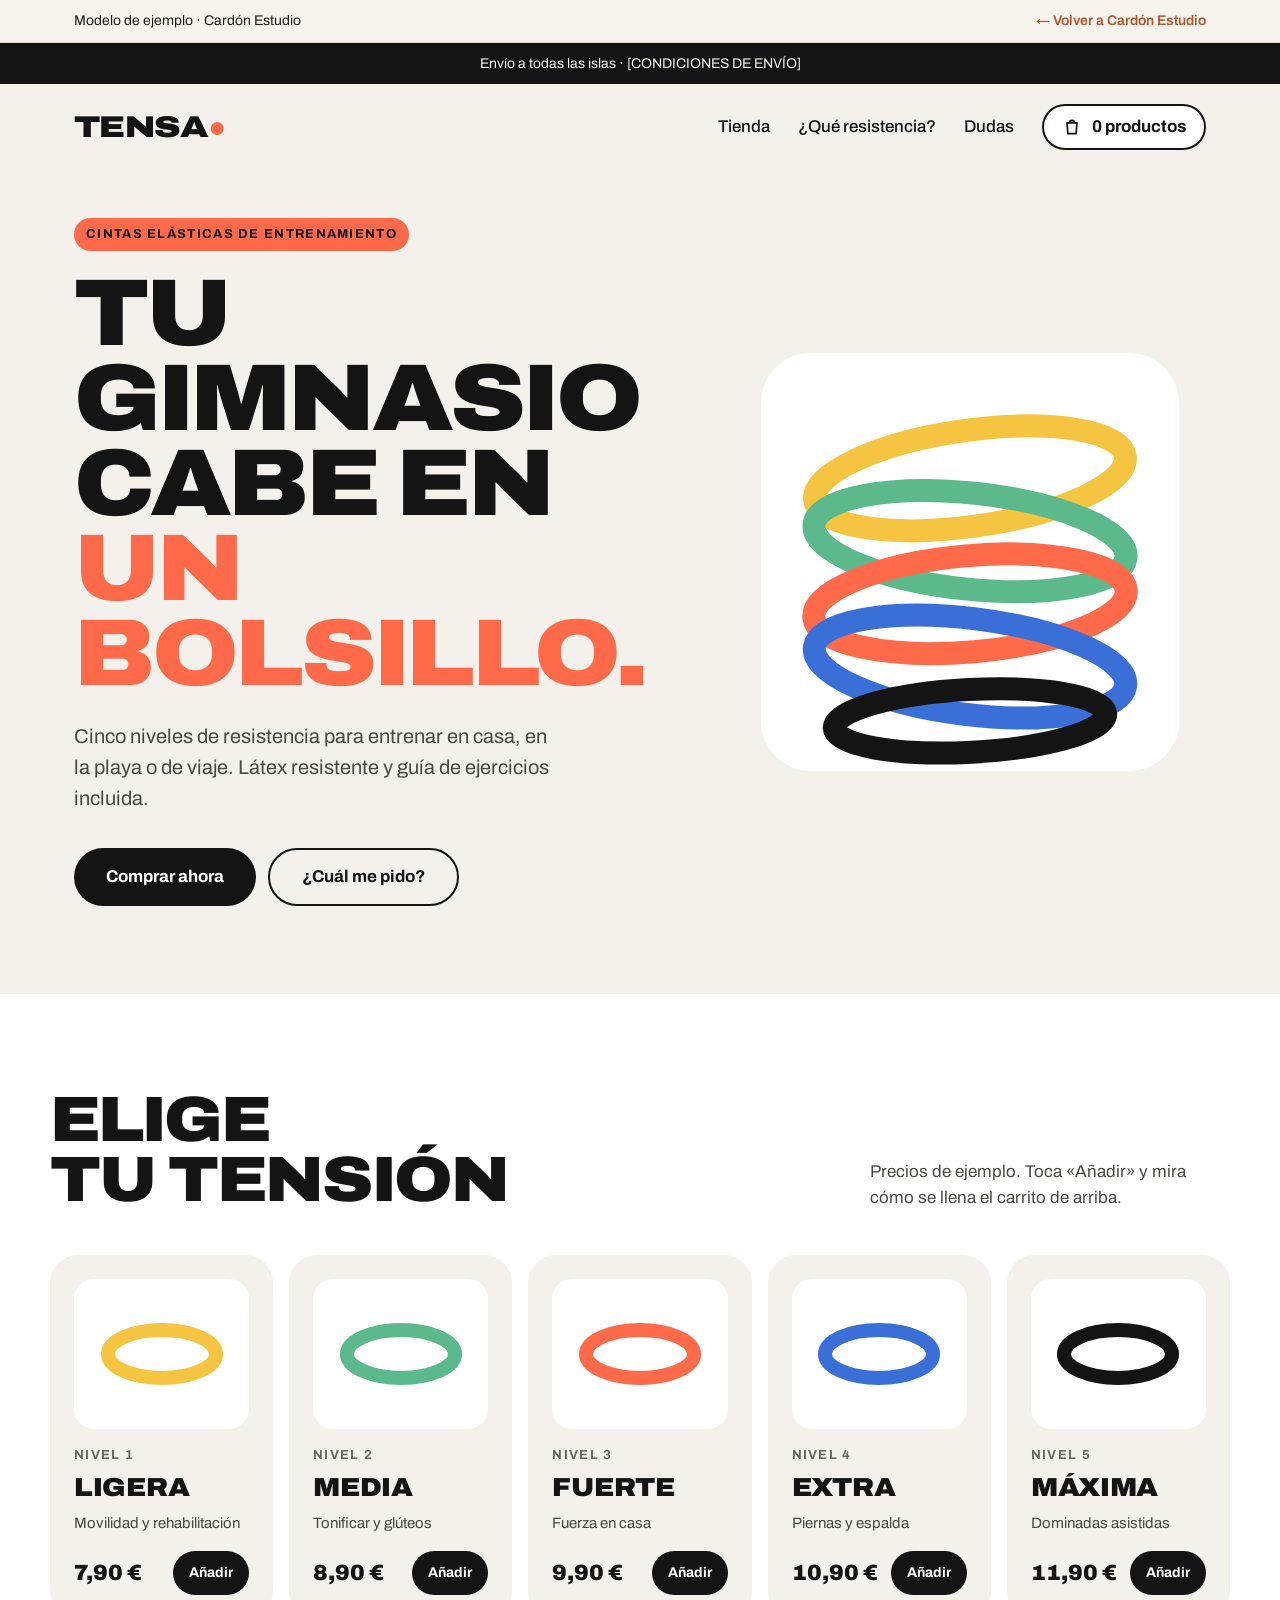
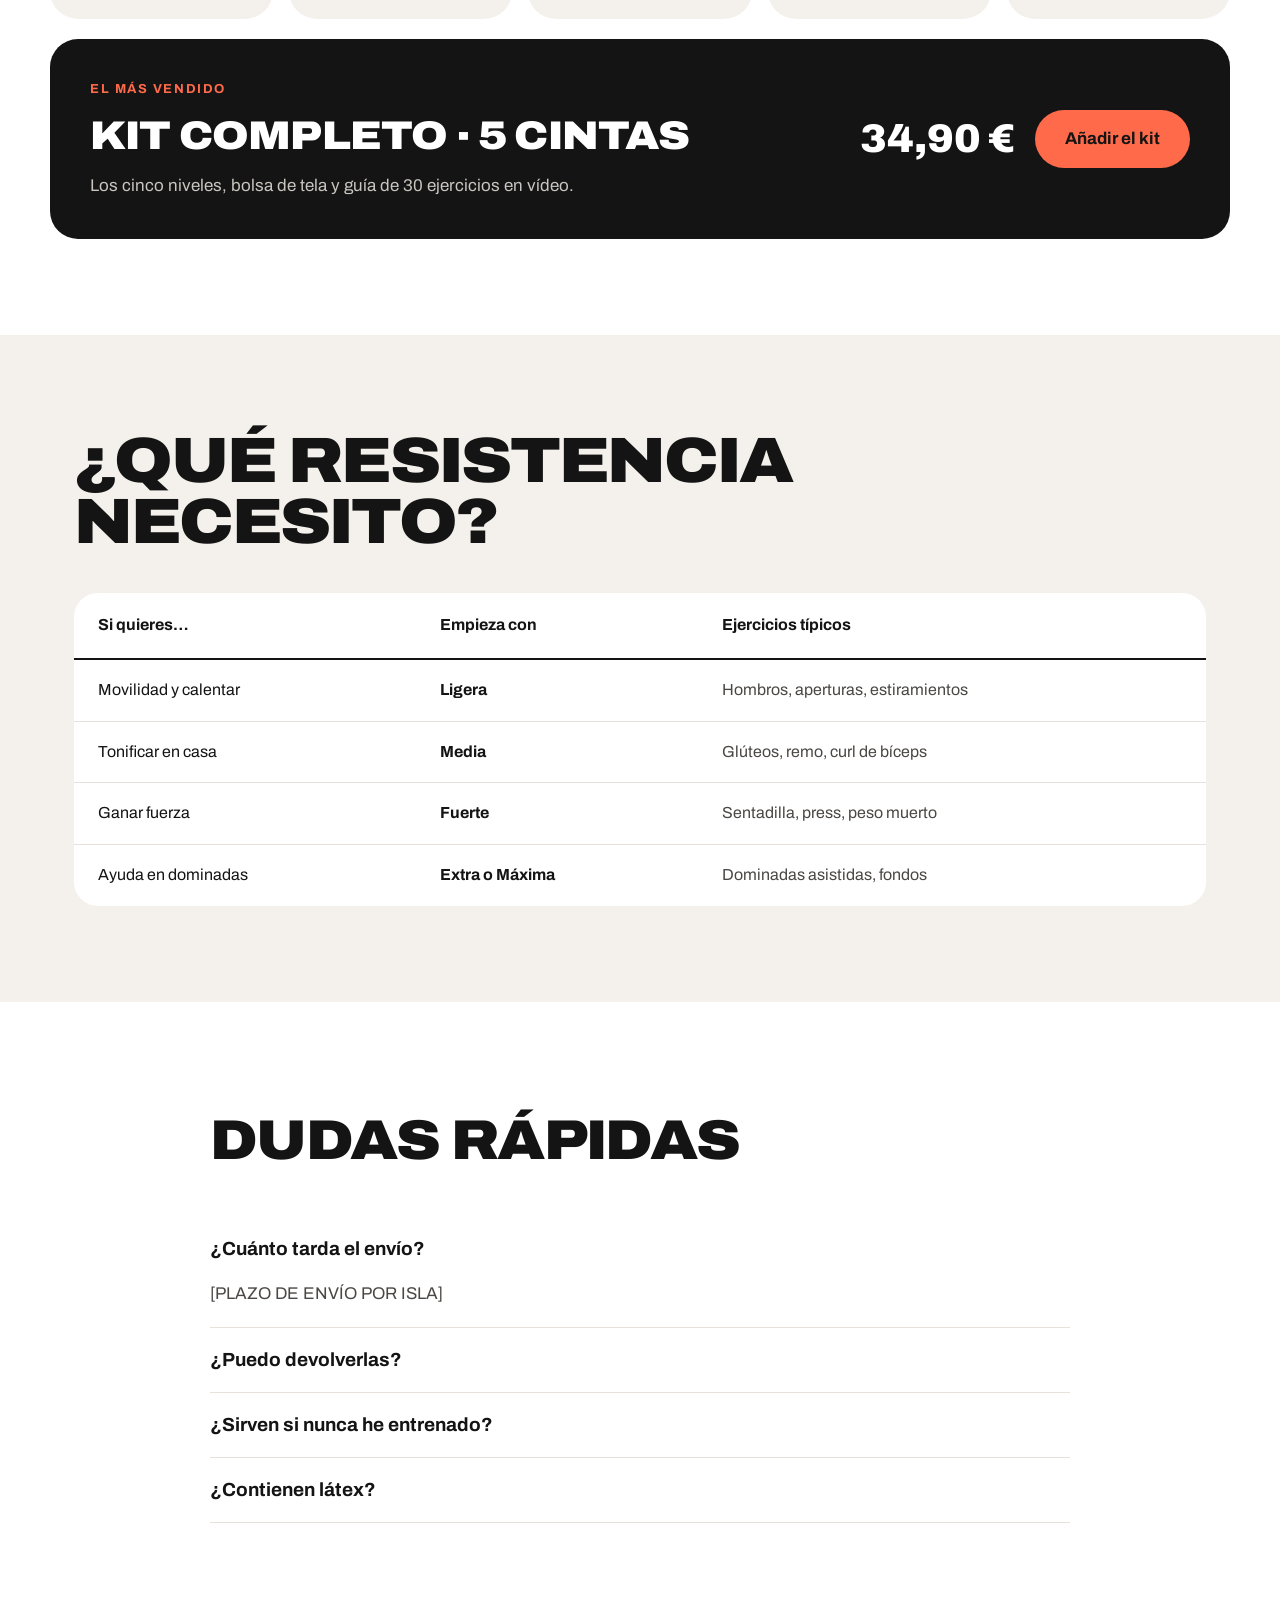
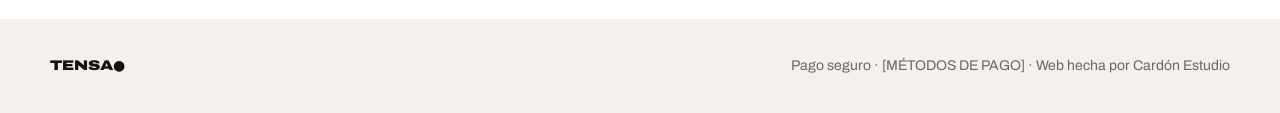
<file: plantillas/tienda-cintas.html>
<!doctype html>
<html lang="es">
<head>
<meta charset="utf-8">
<meta name="viewport" content="width=device-width, initial-scale=1">
<title>Tensa, cintas elásticas — modelo</title>
<link rel="preconnect" href="https://fonts.googleapis.com">
<link href="https://fonts.googleapis.com/css2?family=Archivo:wdth,wght@62..125,400;62..125,500;62..125,700;62..125,900&amp;display=swap" rel="stylesheet">
<style>
body{margin:0}
a{color:#141414}a:hover{color:#000000}
</style>
<style>*,*::before,*::after{box-sizing:border-box} html{scroll-behavior:smooth} img,svg{max-width:100%} summary::-webkit-details-marker{display:none}</style>
<style>@media (max-width: 640px){ nav[aria-label="Principal"] > :not(:last-child){ display:none !important } nav[aria-label="Principal"]{ gap:12px !important } nav[aria-label="Principal"] > :last-child{ white-space:nowrap } header [data-go="inicio"]{ white-space:nowrap } }</style>
</head>
<body>
<div style="background: #F4F1EC; color: #141414; font-family: Archivo, system-ui, sans-serif; font-size: 17px; line-height: 1.55">

<div style="background: #F7F4EE; color: #1E1B18; font-size: 14px; border-bottom: 1px solid #E2D8C6">
<div style="max-width: 1180px; margin: 0 auto; padding: 10px 24px; display: flex; flex-wrap: wrap; gap: 12px; justify-content: space-between; align-items: center">
<span>Modelo de ejemplo · Cardón Estudio</span>
<a href="../index.html" style="color: #B5532F; font-weight: 600; text-decoration: none">← Volver a Cardón Estudio</a>
</div>
</div>

<div style="background: #141414; color: #F4F1EC; font-size: 14px; text-align: center; padding: 10px 24px">Envío a todas las islas · [CONDICIONES DE ENVÍO]</div>

<header style="max-width: 1180px; margin: 0 auto; padding: 20px 24px; display: flex; flex-wrap: wrap; gap: 16px; align-items: center; justify-content: space-between">
<button type="button" data-go="inicio" style="border: 0; background: none; padding: 0; cursor: pointer; font-family: Archivo, sans-serif; font-weight: 900; font-stretch: 125%; font-size: 30px; letter-spacing: -0.02em; color: #141414">TENSA<span style="color: #FF6B4A">●</span></button>
<nav aria-label="Principal" style="display: flex; flex-wrap: wrap; gap: 28px; align-items: center">
<button type="button" data-go="tienda" style="border: 0; background: none; padding: 0; cursor: pointer; font: inherit; font-weight: 500; color: #141414">Tienda</button>
<button type="button" data-go="elegir" style="border: 0; background: none; padding: 0; cursor: pointer; font: inherit; font-weight: 500; color: #141414">¿Qué resistencia?</button>
<button type="button" data-go="dudas" style="border: 0; background: none; padding: 0; cursor: pointer; font: inherit; font-weight: 500; color: #141414">Dudas</button>
<button type="button" aria-label="Ver carrito" data-go="tienda" style="display: inline-flex; align-items: center; gap: 10px; height: 46px; padding: 0 18px; border: 2px solid #141414; border-radius: 999px; background: #FFFFFF; cursor: pointer; font: inherit; font-weight: 700; color: #141414">
<svg aria-hidden="true" width="20" height="20" viewBox="0 0 24 24" fill="none" stroke="currentColor" stroke-width="2" stroke-linecap="round" stroke-linejoin="round"><path d="M6 7h12l-1 13H7z"/><path d="M9 7a3 3 0 0 1 6 0"/></svg>
<span id="cart-count">0 productos</span>
</button>
</nav>
</header>

<section id="inicio" style="max-width: 1180px; margin: 0 auto; padding: 48px 24px 88px; display: flex; flex-wrap: wrap; gap: 48px; align-items: center">
<div style="flex: 1 1 540px; min-width: 0">
<p style="margin: 0 0 20px; display: inline-block; background: #FF6B4A; color: #141414; font-weight: 700; font-size: 13px; letter-spacing: 0.1em; text-transform: uppercase; padding: 6px 12px; border-radius: 999px">Cintas elásticas de entrenamiento</p>
<h1 style="margin: 0 0 24px; font-weight: 900; font-stretch: 112%; font-size: clamp(54px, 7.4vw, 104px); line-height: 0.9; letter-spacing: -0.035em; text-transform: uppercase">Tu gimnasio<br>cabe en<br><span style="color: #FF6B4A">un bolsillo.</span></h1>
<p style="margin: 0 0 34px; font-size: 20px; color: #4A4744; max-width: 480px">Cinco niveles de resistencia para entrenar en casa, en la playa o de viaje. Látex resistente y guía de ejercicios incluida.</p>
<div style="display: flex; flex-wrap: wrap; gap: 12px">
<button type="button" data-go="tienda" style="height: 58px; padding: 0 32px; border: 0; border-radius: 999px; background: #141414; color: #FFFFFF; font: inherit; font-weight: 700; cursor: pointer">Comprar ahora</button>
<button type="button" data-go="elegir" style="height: 58px; padding: 0 32px; border: 2px solid #141414; border-radius: 999px; background: transparent; color: #141414; font: inherit; font-weight: 700; cursor: pointer">¿Cuál me pido?</button>
</div>
</div>
<div style="flex: 1 1 400px; min-width: 0; display: flex; justify-content: center">
<svg aria-hidden="true" viewBox="0 0 440 440" style="width: 100%; max-width: 460px; height: auto; display: block">
<rect x="20" y="20" width="400" height="400" rx="48" fill="#FFFFFF"/>
<g fill="none" stroke-linecap="round">
<ellipse cx="220" cy="140" rx="150" ry="46" stroke="#F5C542" stroke-width="22" transform="rotate(-8 220 140)"/>
<ellipse cx="220" cy="200" rx="150" ry="46" stroke="#5BB98C" stroke-width="22" transform="rotate(6 220 200)"/>
<ellipse cx="220" cy="260" rx="150" ry="46" stroke="#FF6B4A" stroke-width="22" transform="rotate(-5 220 260)"/>
<ellipse cx="220" cy="320" rx="150" ry="46" stroke="#3B6FD8" stroke-width="22" transform="rotate(7 220 320)"/>
<ellipse cx="220" cy="372" rx="130" ry="30" stroke="#141414" stroke-width="22" transform="rotate(-3 220 372)"/>
</g>
</svg>
</div>
</section>

<section id="tienda" style="background: #FFFFFF; padding: 96px 24px">
<div style="max-width: 1180px; margin: 0 auto">
<div style="display: flex; flex-wrap: wrap; gap: 20px; justify-content: space-between; align-items: flex-end; margin-bottom: 44px">
<h2 style="margin: 0; font-weight: 900; font-stretch: 112%; font-size: clamp(40px, 5vw, 64px); line-height: 0.95; letter-spacing: -0.03em; text-transform: uppercase">Elige<br>tu tensión</h2>
<p style="margin: 0; color: #4A4744; max-width: 360px">Precios de ejemplo. Toca «Añadir» y mira cómo se llena el carrito de arriba.</p>
</div>
<div style="display: grid; grid-template-columns: repeat(auto-fit, minmax(210px, 1fr)); gap: 16px">

<div style="background: #F4F1EC; border-radius: 28px; padding: 24px; display: flex; flex-direction: column; gap: 16px">
<div style="height: 150px; border-radius: 20px; background: #FFFFFF; display: flex; align-items: center; justify-content: center">
<svg aria-hidden="true" width="130" height="80" viewBox="0 0 130 80"><ellipse cx="65" cy="40" rx="54" ry="24" fill="none" stroke="#F5C542" stroke-width="14"/></svg>
</div>
<div>
<p style="margin: 0; font-size: 13px; font-weight: 700; letter-spacing: 0.1em; text-transform: uppercase; color: #6B6762">Nivel 1</p>
<h3 style="margin: 2px 0 4px; font-weight: 900; font-stretch: 110%; font-size: 26px; text-transform: uppercase; letter-spacing: -0.01em">Ligera</h3>
<p style="margin: 0; color: #4A4744; font-size: 15px">Movilidad y rehabilitación</p>
</div>
<div style="display: flex; align-items: center; justify-content: space-between; margin-top: auto">
<span style="font-weight: 900; font-size: 22px; white-space: nowrap">7,90 €</span>
<button type="button" data-add="ligera" style="height: 44px; padding: 0 16px; border: 0; border-radius: 999px; background: #141414; color: #FFFFFF; font: inherit; font-weight: 700; font-size: 14px; white-space: nowrap; cursor: pointer">Añadir</button>
</div>
</div>

<div style="background: #F4F1EC; border-radius: 28px; padding: 24px; display: flex; flex-direction: column; gap: 16px">
<div style="height: 150px; border-radius: 20px; background: #FFFFFF; display: flex; align-items: center; justify-content: center">
<svg aria-hidden="true" width="130" height="80" viewBox="0 0 130 80"><ellipse cx="65" cy="40" rx="54" ry="24" fill="none" stroke="#5BB98C" stroke-width="14"/></svg>
</div>
<div>
<p style="margin: 0; font-size: 13px; font-weight: 700; letter-spacing: 0.1em; text-transform: uppercase; color: #6B6762">Nivel 2</p>
<h3 style="margin: 2px 0 4px; font-weight: 900; font-stretch: 110%; font-size: 26px; text-transform: uppercase; letter-spacing: -0.01em">Media</h3>
<p style="margin: 0; color: #4A4744; font-size: 15px">Tonificar y glúteos</p>
</div>
<div style="display: flex; align-items: center; justify-content: space-between; margin-top: auto">
<span style="font-weight: 900; font-size: 22px; white-space: nowrap">8,90 €</span>
<button type="button" data-add="media" style="height: 44px; padding: 0 16px; border: 0; border-radius: 999px; background: #141414; color: #FFFFFF; font: inherit; font-weight: 700; font-size: 14px; white-space: nowrap; cursor: pointer">Añadir</button>
</div>
</div>

<div style="background: #F4F1EC; border-radius: 28px; padding: 24px; display: flex; flex-direction: column; gap: 16px">
<div style="height: 150px; border-radius: 20px; background: #FFFFFF; display: flex; align-items: center; justify-content: center">
<svg aria-hidden="true" width="130" height="80" viewBox="0 0 130 80"><ellipse cx="65" cy="40" rx="54" ry="24" fill="none" stroke="#FF6B4A" stroke-width="14"/></svg>
</div>
<div>
<p style="margin: 0; font-size: 13px; font-weight: 700; letter-spacing: 0.1em; text-transform: uppercase; color: #6B6762">Nivel 3</p>
<h3 style="margin: 2px 0 4px; font-weight: 900; font-stretch: 110%; font-size: 26px; text-transform: uppercase; letter-spacing: -0.01em">Fuerte</h3>
<p style="margin: 0; color: #4A4744; font-size: 15px">Fuerza en casa</p>
</div>
<div style="display: flex; align-items: center; justify-content: space-between; margin-top: auto">
<span style="font-weight: 900; font-size: 22px; white-space: nowrap">9,90 €</span>
<button type="button" data-add="fuerte" style="height: 44px; padding: 0 16px; border: 0; border-radius: 999px; background: #141414; color: #FFFFFF; font: inherit; font-weight: 700; font-size: 14px; white-space: nowrap; cursor: pointer">Añadir</button>
</div>
</div>

<div style="background: #F4F1EC; border-radius: 28px; padding: 24px; display: flex; flex-direction: column; gap: 16px">
<div style="height: 150px; border-radius: 20px; background: #FFFFFF; display: flex; align-items: center; justify-content: center">
<svg aria-hidden="true" width="130" height="80" viewBox="0 0 130 80"><ellipse cx="65" cy="40" rx="54" ry="24" fill="none" stroke="#3B6FD8" stroke-width="14"/></svg>
</div>
<div>
<p style="margin: 0; font-size: 13px; font-weight: 700; letter-spacing: 0.1em; text-transform: uppercase; color: #6B6762">Nivel 4</p>
<h3 style="margin: 2px 0 4px; font-weight: 900; font-stretch: 110%; font-size: 26px; text-transform: uppercase; letter-spacing: -0.01em">Extra</h3>
<p style="margin: 0; color: #4A4744; font-size: 15px">Piernas y espalda</p>
</div>
<div style="display: flex; align-items: center; justify-content: space-between; margin-top: auto">
<span style="font-weight: 900; font-size: 22px; white-space: nowrap">10,90 €</span>
<button type="button" data-add="extra" style="height: 44px; padding: 0 16px; border: 0; border-radius: 999px; background: #141414; color: #FFFFFF; font: inherit; font-weight: 700; font-size: 14px; white-space: nowrap; cursor: pointer">Añadir</button>
</div>
</div>

<div style="background: #F4F1EC; border-radius: 28px; padding: 24px; display: flex; flex-direction: column; gap: 16px">
<div style="height: 150px; border-radius: 20px; background: #FFFFFF; display: flex; align-items: center; justify-content: center">
<svg aria-hidden="true" width="130" height="80" viewBox="0 0 130 80"><ellipse cx="65" cy="40" rx="54" ry="24" fill="none" stroke="#141414" stroke-width="14"/></svg>
</div>
<div>
<p style="margin: 0; font-size: 13px; font-weight: 700; letter-spacing: 0.1em; text-transform: uppercase; color: #6B6762">Nivel 5</p>
<h3 style="margin: 2px 0 4px; font-weight: 900; font-stretch: 110%; font-size: 26px; text-transform: uppercase; letter-spacing: -0.01em">Máxima</h3>
<p style="margin: 0; color: #4A4744; font-size: 15px">Dominadas asistidas</p>
</div>
<div style="display: flex; align-items: center; justify-content: space-between; margin-top: auto">
<span style="font-weight: 900; font-size: 22px; white-space: nowrap">11,90 €</span>
<button type="button" data-add="maxima" style="height: 44px; padding: 0 16px; border: 0; border-radius: 999px; background: #141414; color: #FFFFFF; font: inherit; font-weight: 700; font-size: 14px; white-space: nowrap; cursor: pointer">Añadir</button>
</div>
</div>

</div>

<div style="margin-top: 20px; background: #141414; color: #FFFFFF; border-radius: 28px; padding: 40px; display: flex; flex-wrap: wrap; gap: 28px; align-items: center; justify-content: space-between">
<div style="flex: 1 1 420px; min-width: 0">
<p style="margin: 0 0 6px; color: #FF6B4A; font-weight: 700; font-size: 13px; letter-spacing: 0.12em; text-transform: uppercase">El más vendido</p>
<h3 style="margin: 0 0 6px; font-weight: 900; font-stretch: 112%; font-size: 40px; text-transform: uppercase; letter-spacing: -0.02em">Kit completo · 5 cintas</h3>
<p style="margin: 0; color: #C9C5BF">Los cinco niveles, bolsa de tela y guía de 30 ejercicios en vídeo.</p>
</div>
<div style="display: flex; align-items: center; gap: 20px">
<span style="font-weight: 900; font-size: 40px">34,90 €</span>
<button type="button" data-add="kit" style="height: 58px; padding: 0 30px; border: 0; border-radius: 999px; background: #FF6B4A; color: #141414; font: inherit; font-weight: 700; cursor: pointer">Añadir el kit</button>
</div>
</div>
</div>
</section>

<section id="elegir" style="max-width: 1180px; margin: 0 auto; padding: 96px 24px">
<h2 style="margin: 0 0 40px; font-weight: 900; font-stretch: 112%; font-size: clamp(40px, 5vw, 64px); line-height: 0.95; letter-spacing: -0.03em; text-transform: uppercase">¿Qué resistencia<br>necesito?</h2>
<div style="overflow-x: auto; border-radius: 24px; background: #FFFFFF">
<table style="width: 100%; min-width: 640px; border-collapse: collapse; font-size: 16px">
<thead><tr style="text-align: left"><th style="padding: 20px 24px; border-bottom: 2px solid #141414">Si quieres…</th><th style="padding: 20px 24px; border-bottom: 2px solid #141414">Empieza con</th><th style="padding: 20px 24px; border-bottom: 2px solid #141414">Ejercicios típicos</th></tr></thead>
<tbody>
<tr><td style="padding: 18px 24px; border-bottom: 1px solid #E6E2DB">Movilidad y calentar</td><td style="padding: 18px 24px; border-bottom: 1px solid #E6E2DB; font-weight: 700">Ligera</td><td style="padding: 18px 24px; border-bottom: 1px solid #E6E2DB; color: #4A4744">Hombros, aperturas, estiramientos</td></tr>
<tr><td style="padding: 18px 24px; border-bottom: 1px solid #E6E2DB">Tonificar en casa</td><td style="padding: 18px 24px; border-bottom: 1px solid #E6E2DB; font-weight: 700">Media</td><td style="padding: 18px 24px; border-bottom: 1px solid #E6E2DB; color: #4A4744">Glúteos, remo, curl de bíceps</td></tr>
<tr><td style="padding: 18px 24px; border-bottom: 1px solid #E6E2DB">Ganar fuerza</td><td style="padding: 18px 24px; border-bottom: 1px solid #E6E2DB; font-weight: 700">Fuerte</td><td style="padding: 18px 24px; border-bottom: 1px solid #E6E2DB; color: #4A4744">Sentadilla, press, peso muerto</td></tr>
<tr><td style="padding: 18px 24px">Ayuda en dominadas</td><td style="padding: 18px 24px; font-weight: 700">Extra o Máxima</td><td style="padding: 18px 24px; color: #4A4744">Dominadas asistidas, fondos</td></tr>
</tbody>
</table>
</div>
</section>

<section id="dudas" style="background: #FFFFFF; padding: 96px 24px">
<div style="max-width: 860px; margin: 0 auto">
<h2 style="margin: 0 0 32px; font-weight: 900; font-stretch: 112%; font-size: clamp(40px, 5vw, 56px); letter-spacing: -0.03em; text-transform: uppercase">Dudas rápidas</h2>
<details open style="border-bottom: 1px solid #E6E2DB"><summary style="min-height: 64px; display: flex; align-items: center; padding: 16px 0; cursor: pointer; font-weight: 700; font-size: 19px; list-style: none">¿Cuánto tarda el envío?</summary><p style="margin: 0 0 20px; color: #4A4744">[PLAZO DE ENVÍO POR ISLA]</p></details><details style="border-bottom: 1px solid #E6E2DB"><summary style="min-height: 64px; display: flex; align-items: center; padding: 16px 0; cursor: pointer; font-weight: 700; font-size: 19px; list-style: none">¿Puedo devolverlas?</summary><p style="margin: 0 0 20px; color: #4A4744">[POLÍTICA DE DEVOLUCIONES]</p></details><details style="border-bottom: 1px solid #E6E2DB"><summary style="min-height: 64px; display: flex; align-items: center; padding: 16px 0; cursor: pointer; font-weight: 700; font-size: 19px; list-style: none">¿Sirven si nunca he entrenado?</summary><p style="margin: 0 0 20px; color: #4A4744">Sí. Empieza con la ligera o la media y sigue la guía de ejercicios incluida.</p></details><details style="border-bottom: 1px solid #E6E2DB"><summary style="min-height: 64px; display: flex; align-items: center; padding: 16px 0; cursor: pointer; font-weight: 700; font-size: 19px; list-style: none">¿Contienen látex?</summary><p style="margin: 0 0 20px; color: #4A4744">Sí, son de látex. Si tienes alergia, no las uses.</p></details>
</div>
</section>

<footer style="padding: 36px 24px">
<div style="max-width: 1180px; margin: 0 auto; display: flex; flex-wrap: wrap; gap: 16px; justify-content: space-between; color: #6B6762; font-size: 14px">
<span style="font-weight: 900; font-stretch: 125%; color: #141414">TENSA●</span>
<span>Pago seguro · [MÉTODOS DE PAGO] · Web hecha por Cardón Estudio</span>
</div>
</footer>
</div>
<script>
document.querySelectorAll('[data-go]').forEach(function(b){b.addEventListener('click',function(){var el=document.getElementById(b.dataset.go);if(el)el.scrollIntoView({behavior:'smooth',block:'start'});});});
</script>
<script>
var cart={};
document.querySelectorAll('[data-add]').forEach(function(b){b.addEventListener('click',function(){var id=b.dataset.add;cart[id]=(cart[id]||0)+1;b.textContent=(id==='kit'?'Añadido · ':'Añadida · ')+cart[id];var n=Object.values(cart).reduce(function(a,c){return a+c},0);document.getElementById('cart-count').textContent=n===1?'1 producto':n+' productos';});});
</script>
</body>
</html>
</file>
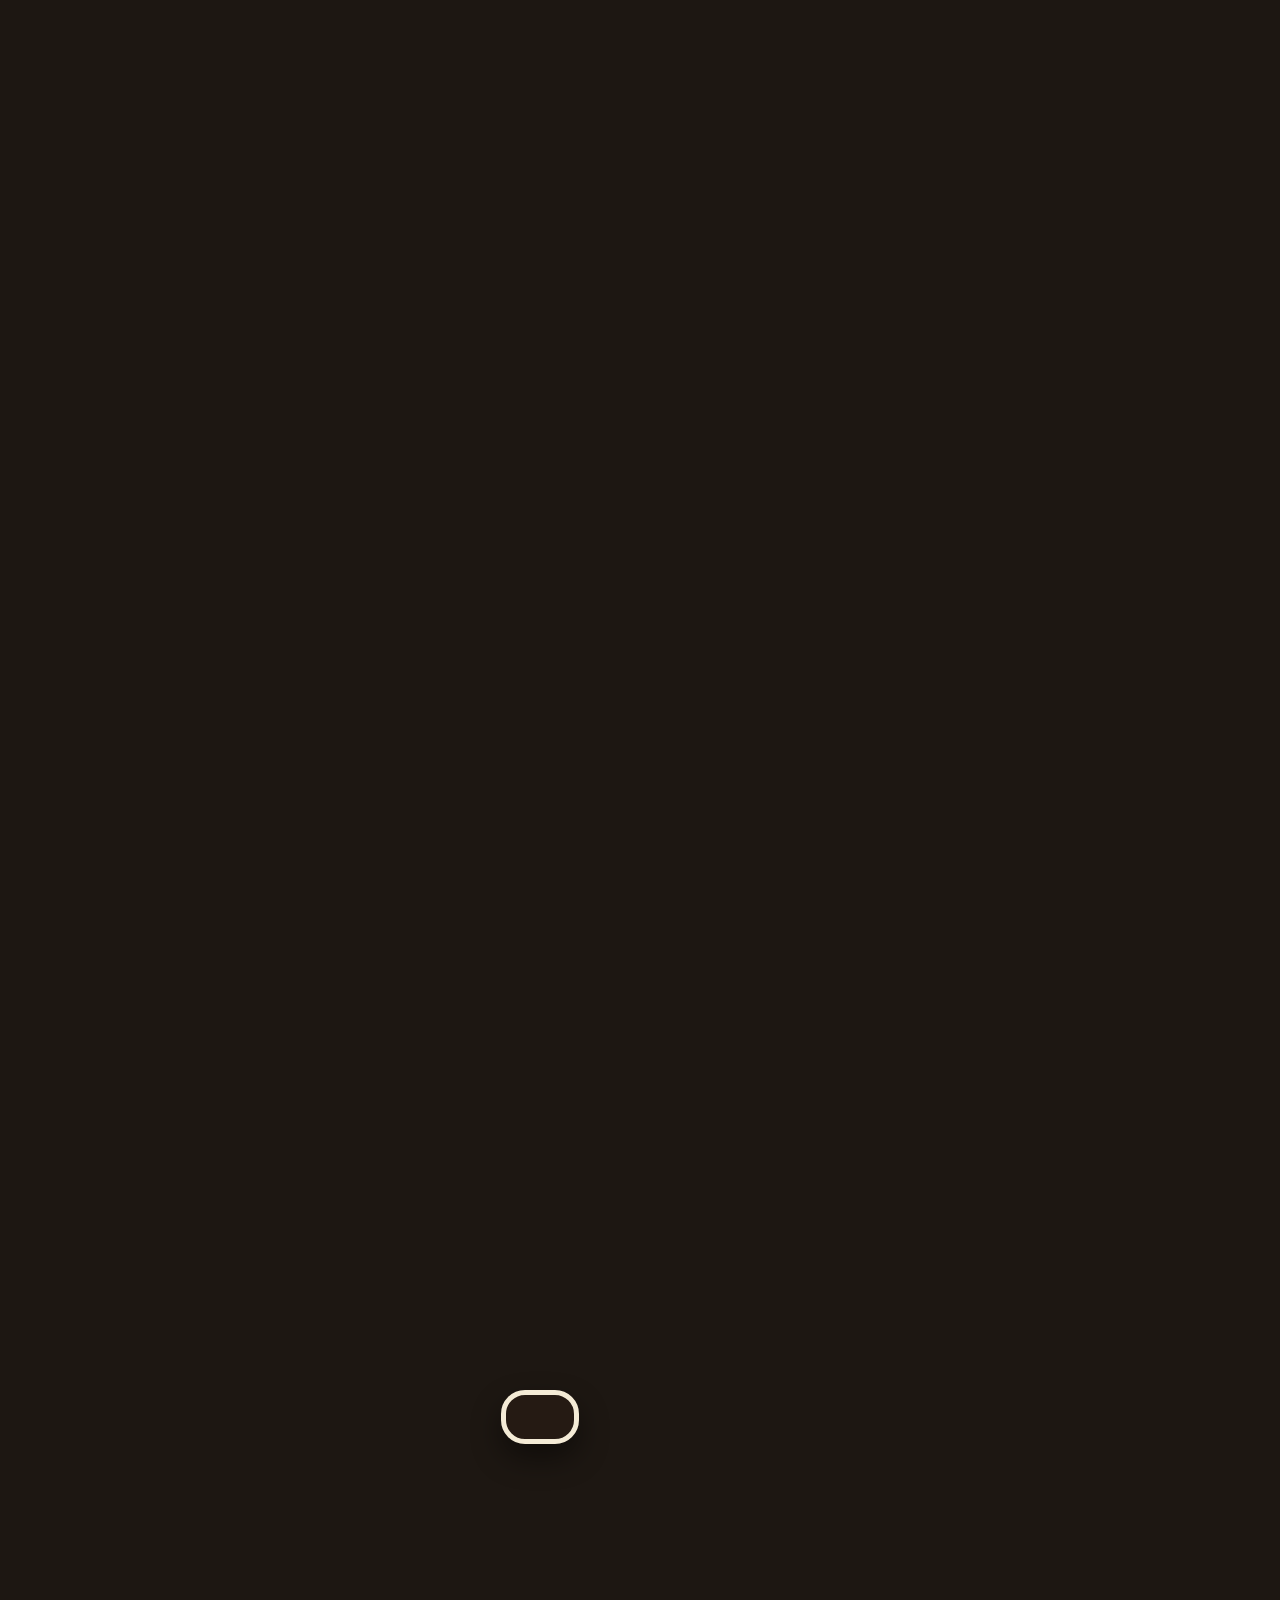
<file: herramientas/archivo-enigma/motor/head.html>
<!doctype html>
<html lang="es"><head><meta charset="utf-8">
<style>
html,body{margin:0;padding:0;width:1080px;height:1920px;overflow:hidden;background:#1d1712}
#stage{position:relative;width:1080px;height:1920px}
svg{position:absolute;inset:0}
#cap{position:absolute;left:50%;top:1390px;max-width:960px;width:max-content;text-align:center;transform:translateX(-50%);
 background:rgba(38,27,20,.92);border:5px solid #F4EBD6;border-radius:24px;box-shadow:0 14px 30px rgba(0,0,0,.45);padding:20px 34px 24px;
 color:#F4EBD6;font:900 76px/1.08 Inter;letter-spacing:-1px;text-transform:uppercase}
#cap span{display:inline-block;margin:0 .13em;transform-origin:50% 70%}
#cap span.on{color:#F2C14E}
</style></head>
<body><div id="stage">
<svg id="v" viewBox="0 0 1080 1920" width="1080" height="1920"></svg>
<div id="cap"></div>
<svg id="hud" viewBox="0 0 1080 1920" width="1080" height="1920"></svg>
</div>
<script>
/* ===== Paleta natural (propia del tema) ===== */
const N={ink:'#2A1E17',paper:'#F4EBD6',paper2:'#E6D7B8',wood:'#8B5A3C',wood2:'#6E4429',wood3:'#A8714B',brass:'#C9A227',brass2:'#8E6F12',wall:'#EADCC0',wall2:'#D8C6A2',
 skin:'#E8B98F',skin2:'#C98F67',coat:'#5B7553',coat2:'#465C40',cap:'#6B4F3A',pants:'#4A4A5A',shoe:'#2E2622',scarf:'#B0453A',cat:'#D9822B',cat2:'#A85F17',
 sky1:'#26324D',sky2:'#5D5A7E',sky3:'#E8A87C',brick:'#B5654A',brick2:'#8F4A34',glass:'#F7D58B',glassOff:'#3D4660',rain:'#AFC3DA',street:'#3A3F4F',warm:'#F2C14E',umb:'#2F5D8C'};
const BR={y:'#FFD23F',n:'#1B0B3A',i:'#12062B',c:'#2EE6D6',k:'#FFF4DC'};
let PH=window.PH_OVERRIDE||[ // [inicio, fin, texto] — tiempos provisionales; se sustituyen por los de la voz
[0.5,4.6,"Un hombre vive en un *décimo... pero cada tarde sube en ascensor solo hasta el *séptimo."],[4.9,5.6,"¿Por *qué?"],
[6.0,7.2,"Un *acertijo al día."],[7.5,10.6,"Se llama *Andrés. Vive solo, con su gato, *Bigotes."],[10.9,13.2,"Por la mañana, baja en ascensor hasta la *calle."],
[13.5,16.9,"Al volver, se baja en el *siete... y sube *tres pisos a pie."],[17.2,20.6,"Pero ojo: los días de *lluvia, sube en ascensor hasta el *diez."],[20.9,22.6,"Tienes diez segundos. *Piensa."],
[33.0,36.0,"Tiempo. Fíjate en el panel: el *diez es el botón más *alto."],[36.3,40.2,"Y aquí viene la clave: Andrés es muy *bajito. Solo llega hasta el *siete."],
[40.5,44.6,"¿Y cuando llueve? Lleva *paraguas... y con la punta pulsa el *diez."],[44.9,49.4,"Caso *cerrado. ¿Lo habías *pillado? Cuéntame en comentarios si lo *acertaste."],
[49.7,55.5,"Y la próxima vez que veas un *paraguas en un ascensor... ya sabes *por qué. Síguenos para el próximo *expediente."]];
const CD=window.CD_OVERRIDE||[22.8,32.8]; // cuenta atrás (10 s)
const T=window.T_OVERRIDE||56.2;

/* ===== utilidades ===== */
const cl=(x,a=0,b=1)=>Math.max(a,Math.min(b,x));const lerp=(a,b,x)=>a+(b-a)*x;
const eio=x=>x<.5?4*x*x*x:1-Math.pow(-2*x+2,3)/2;const eoc=x=>1-Math.pow(1-x,3);
const eob=x=>{const c1=1.4,c3=c1+1;return 1+c3*Math.pow(x-1,3)+c1*Math.pow(x-1,2)};
const pr=(t,a,b)=>cl((t-a)/(b-a));const pop=(t,a,d=.5)=>{const x=(t-a)/d;return x<=0?0:x>=1?1:eob(x)};
const rnd=i=>{const s=Math.sin(i*127.1+311.7)*43758.5453;return s-Math.floor(s)};
const q2=t=>Math.floor(t*12)/12;
const O=`stroke="${N.ink}" stroke-width="4" stroke-linejoin="round" stroke-linecap="round"`;
const tr=(x,y,s=1,r=0)=>`translate(${x.toFixed(1)},${y.toFixed(1)}) rotate(${r.toFixed(2)}) scale(${(+s).toFixed(4)})`;
function camAt(keys,t){if(t<=keys[0][0])return keys[0].slice(1);for(let i=0;i<keys.length-1;i++){const a=keys[i],b=keys[i+1];if(t<=b[0]){const x=eio((t-a[0])/(b[0]-a[0]));return [1,2,3].map(j=>lerp(a[j],b[j],x))}}return keys[keys.length-1].slice(1)}
const CAM=(c,inner,d=1)=>`<g transform="translate(540,860) scale(${Math.pow(c[2],d).toFixed(4)}) translate(${(-c[0]*d-540*(1-d)).toFixed(1)},${(-c[1]*d-860*(1-d)).toFixed(1)})">${inner}</g>`;
const ph=i=>PH[i][0];

/* ===== texturas y luz ===== */
const DEFS=`<defs>
<filter id="soft" x="-20%" y="-20%" width="140%" height="160%"><feGaussianBlur in="SourceAlpha" stdDeviation="10"/><feOffset dx="6" dy="14"/><feComponentTransfer><feFuncA type="linear" slope=".35"/></feComponentTransfer><feMerge><feMergeNode/><feMergeNode in="SourceGraphic"/></feMerge></filter>
<filter id="glow" x="-60%" y="-60%" width="220%" height="220%"><feGaussianBlur stdDeviation="24"/></filter>
<filter id="bl" x="-10%" y="-10%" width="120%" height="120%"><feGaussianBlur stdDeviation="6"/></filter>
<filter id="paperT"><feTurbulence type="fractalNoise" baseFrequency=".9" numOctaves="3" seed="4"/><feColorMatrix values="0 0 0 0 .55  0 0 0 0 .45  0 0 0 0 .3  0 0 0 .22 0"/><feComposite in2="SourceGraphic" operator="in"/></filter>
<filter id="woodT" x="0" y="0" width="100%" height="100%"><feTurbulence type="fractalNoise" baseFrequency=".004 .09" numOctaves="3" seed="7"/><feColorMatrix values="0 0 0 0 .25  0 0 0 0 .14  0 0 0 0 .07  0 0 0 .45 0"/><feComposite in2="SourceGraphic" operator="in"/></filter>
<radialGradient id="vig" cx="50%" cy="46%" r="72%"><stop offset="55%" stop-color="#000" stop-opacity="0"/><stop offset="100%" stop-color="#140d08" stop-opacity=".7"/></radialGradient>
<linearGradient id="woodG" x1="0" x2="1"><stop offset="0" stop-color="${N.wood2}"/><stop offset=".5" stop-color="${N.wood3}"/><stop offset="1" stop-color="${N.wood2}"/></linearGradient>
<linearGradient id="brassG" x1="0" x2="1"><stop offset="0" stop-color="${N.brass2}"/><stop offset=".45" stop-color="#E9CB61"/><stop offset="1" stop-color="${N.brass2}"/></linearGradient>
<radialGradient id="btnG" cx="40%" cy="35%" r="70%"><stop offset="0" stop-color="#FFF6D8"/><stop offset=".6" stop-color="#E7D7AA"/><stop offset="1" stop-color="#B39E66"/></radialGradient>
<radialGradient id="btnOn" cx="40%" cy="35%" r="70%"><stop offset="0" stop-color="#FFF9D0"/><stop offset=".5" stop-color="#FFC94A"/><stop offset="1" stop-color="#D98E10"/></radialGradient>
<linearGradient id="skyDusk" x1="0" y1="0" x2="0" y2="1"><stop offset="0" stop-color="${N.sky1}"/><stop offset=".55" stop-color="${N.sky2}"/><stop offset="1" stop-color="${N.sky3}"/></linearGradient>
<linearGradient id="skyRain" x1="0" y1="0" x2="0" y2="1"><stop offset="0" stop-color="#1F2738"/><stop offset="1" stop-color="#4C5A72"/></linearGradient>
<linearGradient id="skyMorning" x1="0" y1="0" x2="0" y2="1"><stop offset="0" stop-color="#9CC3E0"/><stop offset="1" stop-color="#F6DDB0"/></linearGradient>
<radialGradient id="lamp" cx="50%" cy="0%" r="100%"><stop offset="0" stop-color="#FFE7A8" stop-opacity=".75"/><stop offset="1" stop-color="#FFE7A8" stop-opacity="0"/></radialGradient>
</defs>`;
function paperRect(x,y,w,h,rx=8,fill=N.paper){return `<rect x="${x}" y="${y}" width="${w}" height="${h}" rx="${rx}" fill="${fill}"/><rect x="${x}" y="${y}" width="${w}" height="${h}" rx="${rx}" fill="${fill}" filter="url(#paperT)"/>`}
function woodRect(x,y,w,h,extra=''){return `<rect x="${x}" y="${y}" width="${w}" height="${h}" fill="url(#woodG)" ${extra}/><rect x="${x}" y="${y}" width="${w}" height="${h}" fill="#000" filter="url(#woodT)" opacity=".9"/>`}
</file>
<file: assets/cardon.css>
/* Cardón Estudio — estilos de la web principal */
:root {
  --lava: #1E1B18;
  --cardon: #4A6B4F;
  --cardon-osc: #3A5640;
  --jable: #E9DFCC;
  --almagre: #B5532F;
  --almagre-osc: #8E3F22;
  --cal: #F7F4EE;
  --blanco: #FFFFFF;
  --texto-2: #4A453F;
  --texto-3: #5C564E;
  --linea: #E2D8C6;
  --serif: 'Fraunces', Georgia, serif;
  --sans: 'DM Sans', system-ui, -apple-system, 'Segoe UI', sans-serif;
  --ancho: 1180px;
  --radio: 22px;
}

*, *::before, *::after { box-sizing: border-box; }
html { scroll-behavior: smooth; scroll-padding-top: 88px; }
body { margin: 0; background: var(--cal); color: var(--lava); font-family: var(--sans); font-size: 18px; line-height: 1.6; -webkit-font-smoothing: antialiased; }
img, svg { max-width: 100%; display: block; }
a { color: var(--almagre); }
a:hover { color: var(--almagre-osc); }
:focus-visible { outline: 3px solid var(--almagre); outline-offset: 3px; border-radius: 6px; }
h1, h2, h3 { margin: 0; line-height: 1.1; }
p { margin: 0; }

.contenedor { max-width: var(--ancho); margin: 0 auto; padding: 0 24px; }
.seccion { padding: 104px 0; }
.etiqueta { display: inline-block; font-size: 13px; font-weight: 700; letter-spacing: .14em; text-transform: uppercase; color: var(--almagre); margin-bottom: 14px; }
.titulo-seccion { font-family: var(--serif); font-weight: 500; font-size: clamp(36px, 5vw, 56px); letter-spacing: -.015em; }
.entradilla { color: var(--texto-2); max-width: 620px; margin-top: 16px; }
.cabecera-seccion { display: flex; flex-wrap: wrap; gap: 24px; justify-content: space-between; align-items: flex-end; margin-bottom: 56px; }

/* Botones */
.boton { display: inline-flex; align-items: center; justify-content: center; gap: 10px; min-height: 54px; padding: 0 30px; border-radius: 999px; font-weight: 700; font-size: 17px; text-decoration: none; border: 1.5px solid transparent; transition: transform .2s ease, background-color .2s ease, color .2s ease; }
.boton:hover { transform: translateY(-2px); }
.boton-principal { background: var(--almagre); color: var(--blanco); }
.boton-principal:hover { background: var(--almagre-osc); color: var(--blanco); }
.boton-secundario { border-color: var(--lava); color: var(--lava); }
.boton-secundario:hover { background: var(--lava); color: var(--cal); }
.boton-claro { background: var(--cal); color: var(--lava); }
.boton-claro:hover { background: var(--blanco); color: var(--lava); }
.boton-borde-claro { border-color: var(--cal); color: var(--cal); }
.boton-borde-claro:hover { background: var(--cal); color: var(--lava); }

/* Cabecera */
.cabecera { position: sticky; top: 0; z-index: 50; background: rgba(247, 244, 238, .88); backdrop-filter: saturate(160%) blur(12px); -webkit-backdrop-filter: saturate(160%) blur(12px); border-bottom: 1px solid transparent; transition: border-color .2s ease; }
.cabecera.con-sombra { border-bottom-color: var(--linea); }
.cabecera .contenedor { display: flex; align-items: center; justify-content: space-between; gap: 16px; min-height: 76px; }
.logo { display: flex; align-items: center; gap: 12px; text-decoration: none; color: var(--lava); }
.logo:hover { color: var(--lava); }
.logo span { font-family: var(--serif); font-weight: 700; font-size: 24px; }
.menu { display: flex; align-items: center; gap: 28px; }
.menu a { color: var(--lava); text-decoration: none; font-size: 16px; font-weight: 500; }
.menu a:not(.boton):hover { color: var(--almagre); }
.menu .boton { min-height: 46px; padding: 0 22px; font-size: 16px; background: var(--lava); color: var(--cal); }
.menu .boton:hover { background: var(--almagre); color: var(--blanco); }
.boton-menu { display: none; width: 46px; height: 46px; border: 1.5px solid var(--lava); border-radius: 50%; background: none; cursor: pointer; align-items: center; justify-content: center; color: var(--lava); }

/* Portada */
.portada { padding: 72px 0 104px; }
.portada .contenedor { display: grid; grid-template-columns: 1.15fr 1fr; gap: 64px; align-items: center; }
.sello { display: inline-flex; align-items: center; gap: 10px; background: var(--jable); padding: 7px 16px; border-radius: 999px; font-size: 14px; font-weight: 500; margin-bottom: 22px; }
.sello { color: var(--lava); text-decoration: none; }
.sello:hover { color: var(--almagre); }
.sello i { width: 8px; height: 8px; border-radius: 50%; background: var(--cardon); }
.portada h1 { font-family: var(--serif); font-weight: 700; font-size: clamp(48px, 7vw, 92px); line-height: .98; letter-spacing: -.03em; }
.portada h1 em { font-style: italic; font-weight: 500; color: var(--almagre); }
.portada .entradilla { font-size: 20px; margin: 26px 0 38px; max-width: 540px; }
.acciones { display: flex; flex-wrap: wrap; gap: 14px; }
.garantias { display: flex; flex-wrap: wrap; gap: 10px 28px; margin-top: 44px; padding-top: 28px; border-top: 1px solid var(--linea); color: var(--texto-3); font-size: 15px; list-style: none; padding-left: 0; }
.garantias li { display: flex; align-items: center; gap: 8px; }
.garantias svg { color: var(--cardon); flex: none; }

.ilustracion { position: relative; aspect-ratio: 1 / 1.05; background: var(--jable); border-radius: 36px; overflow: hidden; display: flex; align-items: flex-end; justify-content: center; gap: 4%; padding: 0 10%; }
.ilustracion .columna { width: 17%; background: var(--cardon); border-radius: 999px 999px 0 0; transform-origin: bottom; animation: crecer 1.1s cubic-bezier(.2,.8,.2,1) both; }
.ilustracion .c1 { height: 40%; animation-delay: .05s; }
.ilustracion .c2 { height: 72%; animation-delay: .15s; background: var(--cardon-osc); }
.ilustracion .c3 { height: 56%; animation-delay: .25s; }
.ilustracion .c4 { height: 30%; animation-delay: .35s; }
.ilustracion .sol { position: absolute; top: 14%; right: 22%; width: 13%; aspect-ratio: 1; border-radius: 50%; background: var(--almagre); animation: aparecer .8s .7s both; }
.ilustracion .tarjeta-flotante { position: absolute; left: 7%; top: 9%; background: var(--blanco); border-radius: 16px; padding: 14px 18px; box-shadow: 0 12px 30px rgba(30, 27, 24, .1); font-size: 14px; line-height: 1.35; animation: aparecer .8s .9s both; }
.tarjeta-flotante strong { display: block; font-size: 15px; }
.tarjeta-flotante span { color: var(--texto-3); }
@keyframes crecer { from { transform: scaleY(0); } to { transform: scaleY(1); } }
@keyframes aparecer { from { opacity: 0; transform: translateY(10px); } to { opacity: 1; transform: none; } }

/* Para quién */
.sectores { border-top: 1px solid var(--linea); border-bottom: 1px solid var(--linea); }
.sectores .contenedor { display: flex; flex-wrap: wrap; gap: 14px 40px; justify-content: space-between; align-items: center; padding-top: 26px; padding-bottom: 26px; font-family: var(--serif); font-size: 22px; color: var(--texto-3); }
.sectores b { font-family: var(--sans); font-size: 13px; letter-spacing: .14em; text-transform: uppercase; color: var(--lava); }

/* Servicios */
.oscuro { background: var(--lava); color: var(--cal); }
.oscuro .entradilla { color: #C9C0B2; }
.oscuro .etiqueta { color: #E59A78; }
.rejilla-4 { display: grid; grid-template-columns: repeat(4, minmax(0, 1fr)); gap: 18px; }
.servicio { background: #2A2622; border-radius: var(--radio); padding: 32px 28px; }
.servicio .icono { width: 52px; height: 52px; border-radius: 16px; background: #3A3530; display: flex; align-items: center; justify-content: center; color: var(--jable); }
.servicio h3 { margin: 22px 0 8px; font-size: 21px; font-family: var(--sans); font-weight: 700; }
.servicio p { color: #C9C0B2; font-size: 16px; }

/* Modelos */
.rejilla-modelos { display: grid; grid-template-columns: repeat(3, minmax(0, 1fr)); gap: 24px; }
.modelo { display: flex; flex-direction: column; text-decoration: none; color: var(--lava); background: var(--blanco); border: 1px solid var(--linea); border-radius: var(--radio); overflow: hidden; transition: transform .25s ease, box-shadow .25s ease; }
.modelo:hover { color: var(--lava); transform: translateY(-4px); box-shadow: 0 18px 40px rgba(30, 27, 24, .1); }
.modelo .vista { aspect-ratio: 16 / 10; overflow: hidden; background: var(--jable); border-bottom: 1px solid var(--linea); }
.modelo .vista img { width: 100%; height: 100%; object-fit: cover; object-position: top; display: block; transition: transform .4s ease; }
.modelo:hover .vista img { transform: scale(1.03); }
.modelo .texto { padding: 22px 24px 26px; display: flex; justify-content: space-between; align-items: center; gap: 12px; }
.modelo h3 { font-size: 19px; font-family: var(--sans); font-weight: 700; }
.modelo p { color: var(--texto-3); font-size: 15px; }
.modelo .flecha { flex: none; width: 40px; height: 40px; border-radius: 50%; border: 1.5px solid var(--linea); display: flex; align-items: center; justify-content: center; transition: background-color .2s ease, border-color .2s ease, color .2s ease; }
.modelo:hover .flecha { background: var(--almagre); border-color: var(--almagre); color: var(--blanco); }
.modelo-vacio { justify-content: center; padding: 36px; background: var(--jable); border: 1.5px dashed #B9AC96; }
.modelo-vacio h3 { font-family: var(--serif); font-weight: 500; font-size: 30px; margin-bottom: 8px; }
.modelo-vacio p { color: var(--texto-2); margin-bottom: 18px; }
.modelo-vacio span { color: var(--almagre); font-weight: 700; }

/* Proceso */
.arena { background: var(--jable); }
.pasos { display: grid; grid-template-columns: repeat(4, minmax(0, 1fr)); gap: 32px; counter-reset: paso; list-style: none; padding: 0; margin: 0; }
.pasos li { border-top: 2px solid var(--cardon); padding-top: 22px; }
.pasos li::before { counter-increment: paso; content: "0" counter(paso); display: block; font-family: var(--serif); font-size: 44px; line-height: 1; color: var(--cardon); margin-bottom: 14px; }
.pasos h3 { font-family: var(--sans); font-size: 20px; margin-bottom: 6px; }
.pasos p { color: var(--texto-2); font-size: 16px; }

/* Precios */
.rejilla-3 { display: grid; grid-template-columns: repeat(3, minmax(0, 1fr)); gap: 24px; }
.plan { background: var(--blanco); border: 1px solid var(--linea); border-radius: var(--radio); padding: 36px 32px; display: flex; flex-direction: column; }
.plan.destacado { border: 2px solid var(--cardon); position: relative; }
.plan .insignia { position: absolute; top: -14px; left: 32px; background: var(--cardon); color: var(--blanco); font-size: 13px; font-weight: 700; padding: 5px 14px; border-radius: 999px; }
.plan h3 { font-family: var(--sans); font-size: 22px; }
.plan .para { color: var(--texto-3); font-size: 16px; margin: 6px 0 22px; }
.plan .precio { font-family: var(--serif); font-size: 40px; line-height: 1; margin-bottom: 24px; }
.plan .mensual { margin: -14px 0 18px; font-size: 15px; font-weight: 700; color: var(--almagre); }
.plan .plazo { display: inline-flex; align-items: center; gap: 8px; align-self: flex-start; margin: -8px 0 24px; padding: 5px 12px; border-radius: 999px; background: #E6EEE5; color: var(--cardon-osc); font-size: 14px; font-weight: 700; }
.plan .plazo::before { content: ""; width: 7px; height: 7px; border-radius: 50%; background: var(--cardon); }
.plan .precio small { font-family: var(--sans); font-size: 16px; color: var(--texto-3); }
.plan ul { list-style: none; padding: 0; margin: 0 0 30px; display: grid; gap: 12px; flex: 1; align-content: start; }
.plan li { display: flex; gap: 10px; font-size: 16px; color: var(--texto-2); }
.plan li svg { flex: none; color: var(--cardon); margin-top: 4px; }
.plan .boton { width: 100%; }

.nota-precios { margin-top: 28px; display: flex; flex-wrap: wrap; justify-content: space-between; gap: 12px 32px; padding: 22px 28px; border-radius: var(--radio); background: var(--jable); font-size: 16px; color: var(--texto-2); }
.nota-precios strong { color: var(--lava); }

.oferta { display: flex; flex-wrap: wrap; align-items: center; justify-content: space-between; gap: 24px 40px; background: var(--almagre); color: var(--blanco); border-radius: var(--radio); padding: 36px 40px; margin-bottom: 28px; }
.oferta > div { flex: 1 1 420px; min-width: 0; }
.oferta-etiqueta { display: inline-block; background: rgba(255,255,255,.18); padding: 5px 14px; border-radius: 999px; font-size: 13px; font-weight: 700; letter-spacing: .1em; text-transform: uppercase; margin-bottom: 12px; }
.oferta-titulo { font-family: var(--serif); font-size: clamp(34px, 4.5vw, 52px); line-height: 1.05; margin-bottom: 10px; }
.oferta-titulo strong { font-weight: 700; }
.oferta p { color: #FBE9E1; }
.oferta .oferta-titulo { color: var(--blanco); }

/* Preguntas */
.preguntas { max-width: 820px; }
.preguntas details { border-bottom: 1px solid var(--linea); }
.preguntas summary { list-style: none; cursor: pointer; display: flex; justify-content: space-between; align-items: center; gap: 20px; min-height: 72px; padding: 18px 0; font-size: 20px; font-weight: 700; }
.preguntas summary::-webkit-details-marker { display: none; }
.preguntas summary::after { content: "+"; flex: none; width: 36px; height: 36px; border-radius: 50%; background: var(--jable); display: flex; align-items: center; justify-content: center; font-size: 22px; font-weight: 500; color: var(--almagre); transition: transform .2s ease; }
.preguntas details[open] summary::after { transform: rotate(45deg); }
.preguntas details p { color: var(--texto-2); padding-bottom: 24px; max-width: 680px; }

/* Contacto */
.contacto { background: var(--cardon); color: var(--cal); }
.contacto .contenedor { display: flex; flex-wrap: wrap; gap: 40px; justify-content: space-between; align-items: center; }
.contacto h2 { font-family: var(--serif); font-weight: 500; font-size: clamp(40px, 5.5vw, 64px); }
.contacto p { color: #E4ECE3; font-size: 19px; margin-top: 14px; max-width: 520px; }

/* Pie */
.pie { padding: 56px 0 40px; }
.pie .contenedor { display: grid; grid-template-columns: 1.4fr 1fr 1fr; gap: 40px; }
.pie h4 { margin: 0 0 12px; font-size: 13px; letter-spacing: .14em; text-transform: uppercase; }
.pie ul { list-style: none; margin: 0; padding: 0; display: grid; gap: 8px; }
.pie a { color: var(--texto-2); text-decoration: none; }
.pie a:hover { color: var(--almagre); }
.pie .lema { color: var(--texto-3); margin-top: 14px; max-width: 320px; }
.pie .legal { grid-column: 1 / -1; display: flex; flex-wrap: wrap; justify-content: space-between; gap: 12px; padding-top: 28px; border-top: 1px solid var(--linea); color: var(--texto-3); font-size: 14px; }

/* WhatsApp flotante */
.whatsapp { position: fixed; right: 20px; bottom: 20px; z-index: 60; width: 60px; height: 60px; border-radius: 50%; background: #1F8F4E; color: var(--blanco); display: flex; align-items: center; justify-content: center; box-shadow: 0 10px 28px rgba(0, 0, 0, .22); transition: transform .2s ease; }
.whatsapp:hover { color: var(--blanco); transform: scale(1.06); }

/* Aparición al hacer scroll */
.revelar { opacity: 0; transform: translateY(24px); transition: opacity .7s ease, transform .7s ease; }
.revelar.visible { opacity: 1; transform: none; }

/* Páginas legales */
.legal .contenedor { max-width: 780px; }
.legal h1 { margin-bottom: 18px; }
.legal h2 { font-family: var(--sans); font-size: 21px; margin: 36px 0 10px; }
.legal p, .legal li { color: var(--texto-2); }
.legal ul { padding-left: 22px; display: grid; gap: 6px; }
.nota-legal { background: var(--jable); padding: 14px 18px; border-radius: 14px; font-size: 15px; }

/* Responsive */
@media (max-width: 1020px) {
  .rejilla-4, .pasos { grid-template-columns: repeat(2, minmax(0, 1fr)); }
  .rejilla-modelos, .rejilla-3 { grid-template-columns: repeat(2, minmax(0, 1fr)); }
}
@media (max-width: 820px) {
  .portada .contenedor { grid-template-columns: 1fr; gap: 48px; }
  .ilustracion { max-width: 460px; width: 100%; margin: 0 auto; }
  .ilustracion .sol { top: 30%; right: 10%; }
  .sectores .contenedor { justify-content: flex-start; gap: 6px 22px; font-size: 19px; }
  .sectores b { width: 100%; }
  .boton-menu { display: inline-flex; }
  .menu { position: absolute; top: 100%; left: 0; right: 0; flex-direction: column; align-items: stretch; gap: 0; padding: 8px 24px 24px; background: var(--cal); border-bottom: 1px solid var(--linea); display: none; }
  .menu.abierto { display: flex; }
  .menu a:not(.boton) { padding: 14px 0; border-bottom: 1px solid var(--linea); font-size: 18px; }
  .menu .boton { margin-top: 18px; min-height: 54px; }
  .pie .contenedor { grid-template-columns: 1fr 1fr; }
  .pie .contenedor > div:first-child { grid-column: 1 / -1; }
}
@media (max-width: 620px) {
  body { font-size: 17px; }
  .seccion { padding: 80px 0; }
  .rejilla-4, .pasos, .rejilla-modelos, .rejilla-3 { grid-template-columns: 1fr; }
  .acciones .boton { width: 100%; }
  .cabecera-seccion { margin-bottom: 40px; }
}
@media (prefers-reduced-motion: reduce) {
  *, *::before, *::after { animation: none !important; transition: none !important; }
  html { scroll-behavior: auto; }
  .revelar { opacity: 1; transform: none; }
}
</file>
